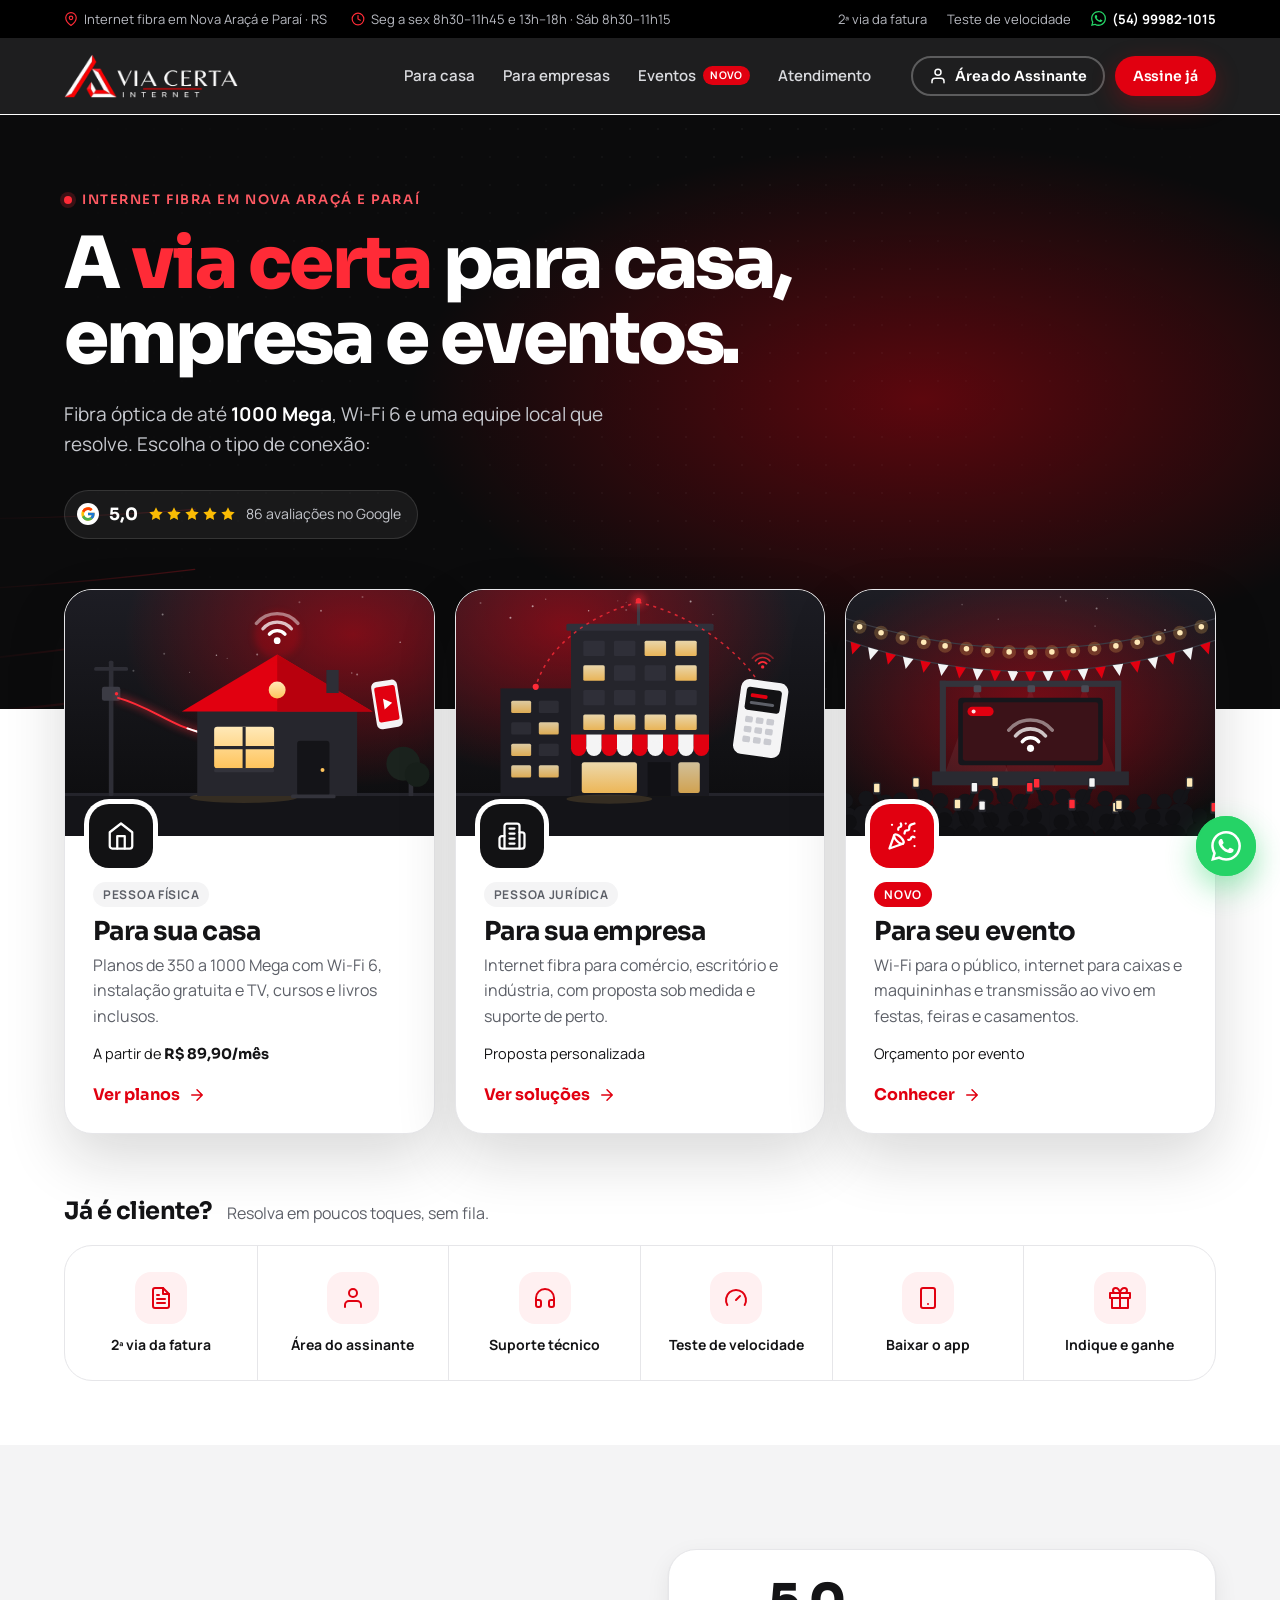
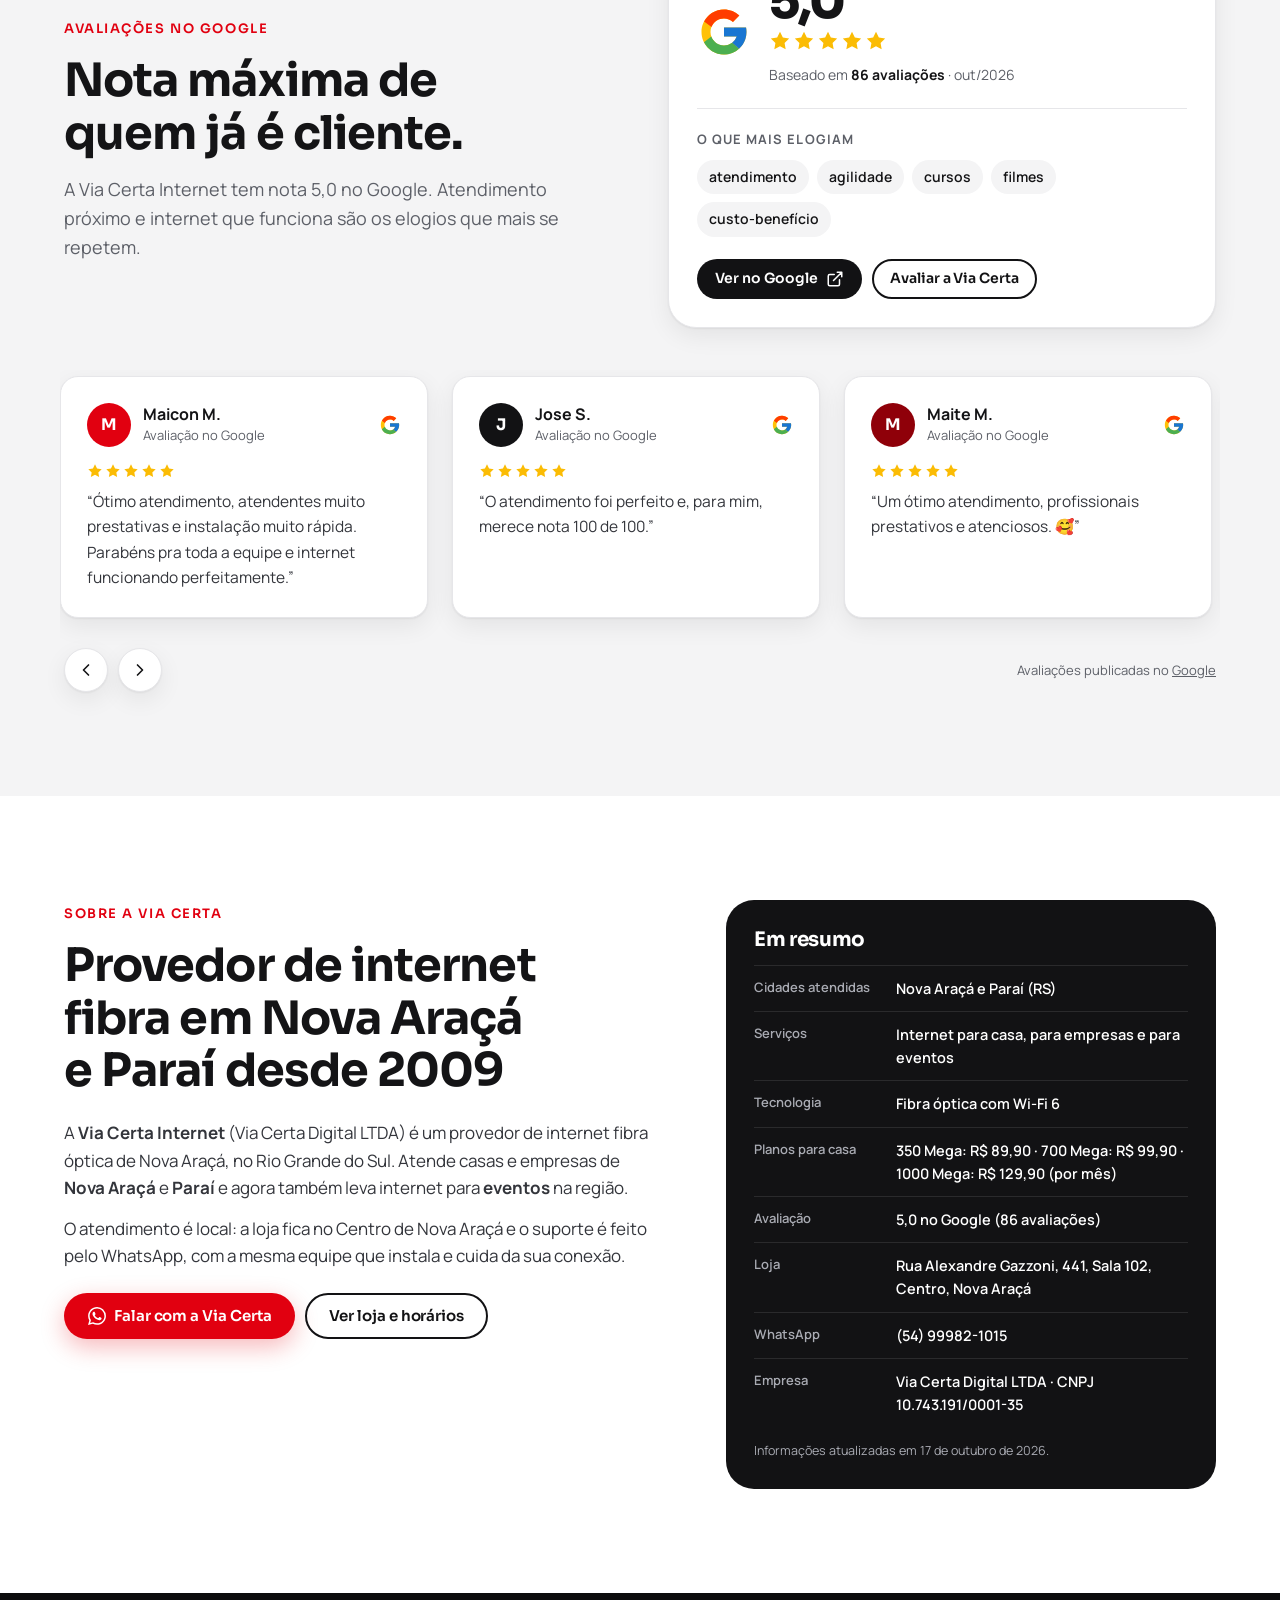
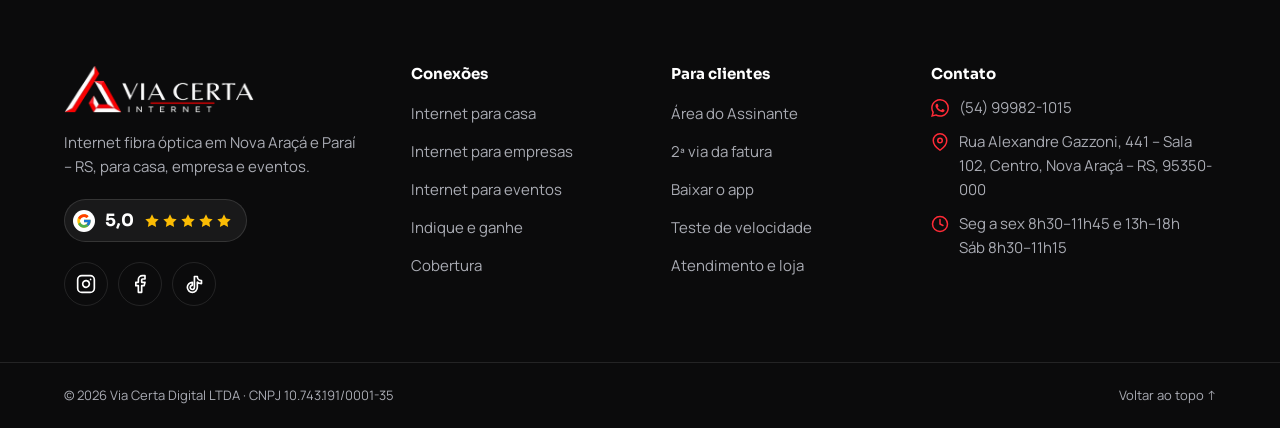
<file: index.html>
<!doctype html>
<html lang="pt-BR">
<head>
  <meta charset="utf-8">
  <meta name="viewport" content="width=device-width, initial-scale=1, viewport-fit=cover">
  <title>Via Certa Internet | Internet fibra em Nova Araçá e Paraí - RS</title>
  <meta name="description" content="Internet fibra em Nova Araçá e Paraí (RS) para casa, empresa e eventos. Planos de 350 a 1000 Mega a partir de R$ 89,90/mês. Nota 5,0 no Google.">
  <meta name="robots" content="index, follow, max-image-preview:large, max-snippet:-1">
  <!-- Quando o domínio estiver definido, adicione: <link rel="canonical" href="https://SEU-DOMINIO.com.br/ESTA-PAGINA"> -->
  <meta name="theme-color" content="#0b0b0c">
  <meta name="geo.region" content="BR-RS">
  <meta name="geo.placename" content="Nova Araçá">
  <meta name="geo.position" content="-28.6588;-51.7441">
  <meta name="ICBM" content="-28.6588, -51.7441">

  <meta property="og:type" content="website">
  <meta property="og:locale" content="pt_BR">
  <meta property="og:site_name" content="Via Certa Internet">
  <meta property="og:title" content="Via Certa Internet | Internet fibra em Nova Araçá e Paraí - RS">
  <meta property="og:description" content="Internet fibra em Nova Araçá e Paraí (RS) para casa, empresa e eventos. Planos de 350 a 1000 Mega a partir de R$ 89,90/mês. Nota 5,0 no Google.">
  <meta property="og:image" content="assets/img/og-image.jpg">
  <meta property="og:image:width" content="1200">
  <meta property="og:image:height" content="630">
  <meta name="twitter:card" content="summary_large_image">

  <link rel="icon" type="image/png" href="assets/img/favicon.png">
  <link rel="apple-touch-icon" href="assets/img/apple-touch-icon.png">
  <link rel="manifest" href="site.webmanifest">

  <link rel="preload" href="assets/fonts/sora-latin.woff2" as="font" type="font/woff2" crossorigin>
  <link rel="preload" href="assets/fonts/manrope-latin.woff2" as="font" type="font/woff2" crossorigin>
  <link rel="stylesheet" href="assets/css/style.css">

  <script type="application/ld+json">
  {
    "@context": "https://schema.org",
    "@graph": [
      {
        "@type": "WebSite",
        "@id": "./#website",
        "name": "Via Certa Internet",
        "alternateName": "Via Certa Digital",
        "inLanguage": "pt-BR",
        "publisher": {
          "@id": "./#empresa"
        }
      },
      {
        "@type": "WebPage",
        "@id": "./#pagina",
        "name": "Via Certa Internet | Internet fibra em Nova Araçá e Paraí - RS",
        "inLanguage": "pt-BR",
        "isPartOf": {
          "@id": "./#website"
        },
        "about": {
          "@id": "./#empresa"
        },
        "dateModified": "2026-10-17"
      },
      {
        "@type": "LocalBusiness",
        "@id": "./#empresa",
        "name": "Via Certa Internet",
        "telephone": "+55-54-99982-1015",
        "address": {
          "@type": "PostalAddress",
          "streetAddress": "Rua Alexandre Gazzoni, 441, Sala 102",
          "addressLocality": "Nova Araçá",
          "addressRegion": "RS",
          "postalCode": "95350-000",
          "addressCountry": "BR"
        },
        "url": "./",
        "additionalType": "https://www.wikidata.org/wiki/Q11371",
        "alternateName": [
          "Via Certa Digital",
          "Viacerta Digital",
          "Viacerta Bitcom",
          "Via Certa Digital - Bitcom"
        ],
        "legalName": "Via Certa Digital LTDA",
        "taxID": "10.743.191/0001-35",
        "foundingDate": "2009-03-26",
        "description": "Provedor de internet fibra óptica em Nova Araçá e Paraí (RS), com planos para casa, soluções para empresas e internet para eventos.",
        "slogan": "Sua casa conectada pela via certa.",
        "logo": "assets/img/logo-escuro.png",
        "image": "assets/img/og-image.jpg",
        "priceRange": "R$ 89,90 - R$ 129,90",
        "currenciesAccepted": "BRL",
        "geo": {
          "@type": "GeoCoordinates",
          "latitude": -28.6588271,
          "longitude": -51.7441465
        },
        "hasMap": "https://maps.google.com/?cid=17424395109808089907",
        "areaServed": [
          {
            "@type": "City",
            "name": "Nova Araçá",
            "sameAs": [
              "https://www.wikidata.org/wiki/Q1757678",
              "https://pt.wikipedia.org/wiki/Nova_Ara%C3%A7%C3%A1"
            ]
          },
          {
            "@type": "City",
            "name": "Paraí",
            "sameAs": [
              "https://www.wikidata.org/wiki/Q1757405",
              "https://pt.wikipedia.org/wiki/Para%C3%AD"
            ]
          }
        ],
        "openingHoursSpecification": [
          {
            "@type": "OpeningHoursSpecification",
            "dayOfWeek": [
              "Monday",
              "Tuesday",
              "Wednesday",
              "Thursday",
              "Friday"
            ],
            "opens": "08:30",
            "closes": "11:45"
          },
          {
            "@type": "OpeningHoursSpecification",
            "dayOfWeek": [
              "Monday",
              "Tuesday",
              "Wednesday",
              "Thursday",
              "Friday"
            ],
            "opens": "13:00",
            "closes": "18:00"
          },
          {
            "@type": "OpeningHoursSpecification",
            "dayOfWeek": "Saturday",
            "opens": "08:30",
            "closes": "11:15"
          }
        ],
        "contactPoint": [
          {
            "@type": "ContactPoint",
            "telephone": "+55-54-99982-1015",
            "contactType": "sales",
            "areaServed": "BR",
            "availableLanguage": "Portuguese"
          },
          {
            "@type": "ContactPoint",
            "telephone": "+55-54-99982-1015",
            "contactType": "technical support",
            "areaServed": "BR",
            "availableLanguage": "Portuguese"
          },
          {
            "@type": "ContactPoint",
            "telephone": "+55-54-99982-1015",
            "contactType": "billing support",
            "areaServed": "BR",
            "availableLanguage": "Portuguese"
          }
        ],
        "sameAs": [
          "https://www.instagram.com/viacertadigital/",
          "https://www.facebook.com/viacertadigital",
          "https://www.tiktok.com/@viacertadigital_internet",
          "https://maps.google.com/?cid=17424395109808089907"
        ],
        "knowsAbout": [
          "Internet fibra óptica",
          "Banda larga",
          "Wi-Fi 6",
          "Internet para eventos"
        ]
      }
    ]
  }
  </script>

  <script src="assets/js/config.js" defer></script>
  <script src="assets/js/main.js" defer></script>
</head>
<body>

  <!-- Ícones (usados com <use href="#i-nome">) -->
  <svg width="0" height="0" style="position:absolute" aria-hidden="true" focusable="false">
  <defs>
    <symbol id="i-wifi" viewBox="0 0 24 24"><path d="M5 12.55a11 11 0 0 1 14.08 0"/><path d="M1.42 9a16 16 0 0 1 21.16 0"/><path d="M8.53 16.11a6 6 0 0 1 6.95 0"/><path d="M12 20h.01"/></symbol>
    <symbol id="i-receipt" viewBox="0 0 24 24"><path d="M14 2H6a2 2 0 0 0-2 2v16a2 2 0 0 0 2 2h12a2 2 0 0 0 2-2V8z"/><path d="M14 2v6h6"/><path d="M16 13H8"/><path d="M16 17H8"/><path d="M10 9H8"/></symbol>
    <symbol id="i-user" viewBox="0 0 24 24"><path d="M20 21v-2a4 4 0 0 0-4-4H8a4 4 0 0 0-4 4v2"/><circle cx="12" cy="7" r="4"/></symbol>
    <symbol id="i-users" viewBox="0 0 24 24"><path d="M17 21v-2a4 4 0 0 0-4-4H5a4 4 0 0 0-4 4v2"/><circle cx="9" cy="7" r="4"/><path d="M23 21v-2a4 4 0 0 0-3-3.87M16 3.13a4 4 0 0 1 0 7.75"/></symbol>
    <symbol id="i-headset" viewBox="0 0 24 24"><path d="M3 18v-6a9 9 0 0 1 18 0v6"/><path d="M21 19a2 2 0 0 1-2 2h-1a2 2 0 0 1-2-2v-3a2 2 0 0 1 2-2h3zM3 19a2 2 0 0 0 2 2h1a2 2 0 0 0 2-2v-3a2 2 0 0 0-2-2H3z"/></symbol>
    <symbol id="i-gauge" viewBox="0 0 24 24"><path d="m12 14 4-4"/><path d="M3.34 19a10 10 0 1 1 17.32 0"/></symbol>
    <symbol id="i-pin" viewBox="0 0 24 24"><path d="M21 10c0 7-9 13-9 13s-9-6-9-13a9 9 0 0 1 18 0z"/><circle cx="12" cy="10" r="3"/></symbol>
    <symbol id="i-gift" viewBox="0 0 24 24"><path d="M20 12v10H4V12"/><path d="M2 7h20v5H2z"/><path d="M12 22V7"/><path d="M12 7H7.5a2.5 2.5 0 0 1 0-5C11 2 12 7 12 7z"/><path d="M12 7h4.5a2.5 2.5 0 0 0 0-5C13 2 12 7 12 7z"/></symbol>
    <symbol id="i-check" viewBox="0 0 24 24"><path d="M20 6 9 17l-5-5"/></symbol>
    <symbol id="i-star" viewBox="0 0 24 24"><path fill="currentColor" stroke="none" d="m12 2 3.09 6.26L22 9.27l-5 4.87 1.18 6.88L12 17.77l-6.18 3.25L7 14.14 2 9.27l6.91-1.01z"/></symbol>
    <symbol id="i-tv" viewBox="0 0 24 24"><rect x="2" y="7" width="20" height="15" rx="2"/><path d="m17 2-5 5-5-5"/></symbol>
    <symbol id="i-film" viewBox="0 0 24 24"><rect x="2" y="2" width="20" height="20" rx="2.18"/><path d="M7 2v20M17 2v20M2 12h20M2 7h5M2 17h5M17 17h5M17 7h5"/></symbol>
    <symbol id="i-book" viewBox="0 0 24 24"><path d="M2 3h6a4 4 0 0 1 4 4v14a3 3 0 0 0-3-3H2z"/><path d="M22 3h-6a4 4 0 0 0-4 4v14a3 3 0 0 1 3-3h7z"/></symbol>
    <symbol id="i-cap" viewBox="0 0 24 24"><path d="M22 10 12 5 2 10l10 5 10-5z"/><path d="M6 12v5c3 3 9 3 12 0v-5"/></symbol>
    <symbol id="i-game" viewBox="0 0 24 24"><path d="M6 12h4M8 10v4M15 13h.01M18 11h.01"/><rect x="2" y="6" width="20" height="12" rx="2"/></symbol>
    <symbol id="i-phone" viewBox="0 0 24 24"><path d="M22 16.92v3a2 2 0 0 1-2.18 2 19.79 19.79 0 0 1-8.63-3.07 19.5 19.5 0 0 1-6-6 19.79 19.79 0 0 1-3.07-8.67A2 2 0 0 1 4.11 2h3a2 2 0 0 1 2 1.72c.13.96.36 1.9.7 2.81a2 2 0 0 1-.45 2.11L8.09 9.91a16 16 0 0 0 6 6l1.27-1.27a2 2 0 0 1 2.11-.45c.91.34 1.85.57 2.81.7A2 2 0 0 1 22 16.92z"/></symbol>
    <symbol id="i-clock" viewBox="0 0 24 24"><circle cx="12" cy="12" r="10"/><path d="M12 6v6l4 2"/></symbol>
    <symbol id="i-arrow" viewBox="0 0 24 24"><path d="M5 12h14M12 5l7 7-7 7"/></symbol>
    <symbol id="i-left" viewBox="0 0 24 24"><path d="m15 18-6-6 6-6"/></symbol>
    <symbol id="i-right" viewBox="0 0 24 24"><path d="m9 18 6-6-6-6"/></symbol>
    <symbol id="i-down" viewBox="0 0 24 24"><path d="m6 9 6 6 6-6"/></symbol>
    <symbol id="i-menu" viewBox="0 0 24 24"><path d="M3 6h18M3 12h18M3 18h18"/></symbol>
    <symbol id="i-x" viewBox="0 0 24 24"><path d="M18 6 6 18M6 6l12 12"/></symbol>
    <symbol id="i-home" viewBox="0 0 24 24"><path d="m3 9 9-7 9 7v11a2 2 0 0 1-2 2H5a2 2 0 0 1-2-2z"/><path d="M9 22V12h6v10"/></symbol>
    <symbol id="i-building" viewBox="0 0 24 24"><path d="M6 22V4a2 2 0 0 1 2-2h8a2 2 0 0 1 2 2v18z"/><path d="M6 12H4a2 2 0 0 0-2 2v6a2 2 0 0 0 2 2h2"/><path d="M18 9h2a2 2 0 0 1 2 2v9a2 2 0 0 1-2 2h-2"/><path d="M10 6h4M10 10h4M10 14h4M10 18h4"/></symbol>
    <symbol id="i-party" viewBox="0 0 24 24"><path d="M5.8 11.3 2 22l10.7-3.79"/><path d="M4 3h.01M22 8h.01M15 2h.01M22 20h.01"/><path d="m22 2-2.24.75a2.9 2.9 0 0 0-1.96 3.12c.1.86-.57 1.63-1.45 1.63h-.38c-.86 0-1.6.6-1.76 1.44L14 10"/><path d="m22 13-.82-.33c-.86-.34-1.82.2-1.98 1.11-.11.7-.72 1.22-1.43 1.22H17"/><path d="m11 2 .33.82c.34.86-.2 1.82-1.11 1.98C9.52 4.9 9 5.52 9 6.23V7"/><path d="M11 13c1.93 1.93 2.83 4.17 2 5-.83.83-3.07-.07-5-2-1.93-1.93-2.83-4.17-2-5 .83-.83 3.07.07 5 2z"/></symbol>
    <symbol id="i-briefcase" viewBox="0 0 24 24"><rect x="2" y="7" width="20" height="14" rx="2"/><path d="M16 21V5a2 2 0 0 0-2-2h-4a2 2 0 0 0-2 2v16"/></symbol>
    <symbol id="i-store" viewBox="0 0 24 24"><path d="M3 9 4.5 4h15L21 9"/><path d="M4 9v11h16V9"/><path d="M3 9h18"/><path d="M9 20v-6h6v6"/></symbol>
    <symbol id="i-laptop" viewBox="0 0 24 24"><rect x="3" y="4" width="18" height="12" rx="2"/><path d="M2 20h20"/></symbol>
    <symbol id="i-factory" viewBox="0 0 24 24"><path d="M2 20V9l6 4V9l6 4V4h8v16z"/><path d="M6 17h.01M10 17h.01M14 17h.01M18 17h.01"/></symbol>
    <symbol id="i-card" viewBox="0 0 24 24"><rect x="2" y="5" width="20" height="14" rx="2"/><path d="M2 10h20M6 15h4"/></symbol>
    <symbol id="i-video" viewBox="0 0 24 24"><path d="m22 8-6 4 6 4z"/><rect x="2" y="6" width="14" height="12" rx="2"/></symbol>
    <symbol id="i-signal" viewBox="0 0 24 24"><path d="M2 20h.01M7 20v-4M12 20v-8M17 20V8M22 4v16"/></symbol>
    <symbol id="i-activity" viewBox="0 0 24 24"><path d="M22 12h-4l-3 9L9 3l-3 9H2"/></symbol>
    <symbol id="i-clipboard" viewBox="0 0 24 24"><rect x="8" y="2" width="8" height="4" rx="1"/><path d="M16 4h2a2 2 0 0 1 2 2v14a2 2 0 0 1-2 2H6a2 2 0 0 1-2-2V6a2 2 0 0 1 2-2h2"/><path d="m9 14 2 2 4-4"/></symbol>
    <symbol id="i-wrench" viewBox="0 0 24 24"><path d="M14.7 6.3a1 1 0 0 0 0 1.4l1.6 1.6a1 1 0 0 0 1.4 0l3.77-3.77a6 6 0 0 1-7.94 7.94l-6.91 6.91a2.12 2.12 0 0 1-3-3l6.91-6.91a6 6 0 0 1 7.94-7.94l-3.76 3.76z"/></symbol>
    <symbol id="i-shield" viewBox="0 0 24 24"><path d="M12 22s8-4 8-10V5l-8-3-8 3v7c0 6 8 10 8 10z"/><path d="m9 12 2 2 4-4"/></symbol>
    <symbol id="i-calendar" viewBox="0 0 24 24"><rect x="3" y="4" width="18" height="18" rx="2"/><path d="M16 2v4M8 2v4M3 10h18"/></symbol>
    <symbol id="i-heart" viewBox="0 0 24 24"><path d="M19 14c1.49-1.46 3-3.21 3-5.5A5.5 5.5 0 0 0 16.5 3c-1.76 0-3 .5-4.5 2-1.5-1.5-2.74-2-4.5-2A5.5 5.5 0 0 0 2 8.5c0 2.3 1.5 4.05 3 5.5l7 7z"/></symbol>
    <symbol id="i-trophy" viewBox="0 0 24 24"><path d="M6 9H4.5a2.5 2.5 0 0 1 0-5H6"/><path d="M18 9h1.5a2.5 2.5 0 0 0 0-5H18"/><path d="M4 22h16"/><path d="M10 14.66V17c0 .55-.47.98-.97 1.21C7.85 18.75 7 20.24 7 22"/><path d="M14 14.66V17c0 .55.47.98.97 1.21C16.15 18.75 17 20.24 17 22"/><path d="M18 2H6v7a6 6 0 0 0 12 0z"/></symbol>
    <symbol id="i-music" viewBox="0 0 24 24"><path d="M9 18V5l12-2v13"/><circle cx="6" cy="18" r="3"/><circle cx="18" cy="16" r="3"/></symbol>
    <symbol id="i-mic" viewBox="0 0 24 24"><path d="M12 2a3 3 0 0 0-3 3v7a3 3 0 0 0 6 0V5a3 3 0 0 0-3-3z"/><path d="M19 10v2a7 7 0 0 1-14 0v-2"/><path d="M12 19v3"/></symbol>
    <symbol id="i-mobile" viewBox="0 0 24 24"><rect x="5" y="2" width="14" height="20" rx="2"/><path d="M12 18h.01"/></symbol>
    <symbol id="i-zap" viewBox="0 0 24 24"><path d="M13 2 3 14h9l-1 8 10-12h-9z"/></symbol>
    <symbol id="i-wallet" viewBox="0 0 24 24"><path d="M21 12V7H5a2 2 0 0 1 0-4h14v4"/><path d="M3 5v14a2 2 0 0 0 2 2h16v-5"/><path d="M18 12a2 2 0 0 0 0 4h4v-4z"/></symbol>
    <symbol id="i-bag" viewBox="0 0 24 24"><path d="M6 2 3 6v14a2 2 0 0 0 2 2h14a2 2 0 0 0 2-2V6l-3-4z"/><path d="M3 6h18"/><path d="M16 10a4 4 0 0 1-8 0"/></symbol>
    <symbol id="i-external" viewBox="0 0 24 24"><path d="M18 13v6a2 2 0 0 1-2 2H5a2 2 0 0 1-2-2V8a2 2 0 0 1 2-2h6"/><path d="M15 3h6v6M10 14 21 3"/></symbol>
    <symbol id="i-whatsapp" viewBox="0 0 24 24"><path fill="currentColor" stroke="none" d="M17.47 14.38c-.3-.15-1.76-.87-2.03-.97-.27-.1-.47-.15-.67.15-.2.3-.77.97-.94 1.16-.17.2-.35.22-.64.08-.3-.15-1.26-.47-2.39-1.48-.88-.79-1.48-1.76-1.65-2.06-.17-.3-.02-.46.13-.6.13-.14.3-.35.45-.52.15-.18.2-.3.3-.5.1-.2.05-.37-.03-.52-.07-.15-.67-1.61-.91-2.2-.24-.58-.49-.5-.67-.51h-.57c-.2 0-.52.07-.79.37-.27.3-1.04 1.02-1.04 2.48s1.06 2.88 1.21 3.07c.15.2 2.1 3.2 5.08 4.49.71.31 1.26.49 1.7.63.71.22 1.36.19 1.87.12.57-.09 1.76-.72 2-1.41.25-.7.25-1.29.18-1.41-.08-.13-.28-.2-.57-.35zM12.05 21.79h-.01a9.87 9.87 0 0 1-5.03-1.38l-.36-.21-3.74.98 1-3.65-.24-.37a9.86 9.86 0 0 1-1.51-5.26c0-5.45 4.44-9.88 9.89-9.88 2.64 0 5.12 1.03 6.99 2.9a9.83 9.83 0 0 1 2.89 6.99c0 5.45-4.44 9.88-9.88 9.88zm8.41-18.3A11.82 11.82 0 0 0 12.05 0C5.5 0 .16 5.34.16 11.89c0 2.1.55 4.14 1.59 5.95L.06 24l6.3-1.65a11.88 11.88 0 0 0 5.68 1.45h.01c6.55 0 11.89-5.34 11.89-11.89a11.82 11.82 0 0 0-3.48-8.41z"/></symbol>
    <symbol id="i-instagram" viewBox="0 0 24 24"><rect x="2" y="2" width="20" height="20" rx="5"/><path d="M16 11.37A4 4 0 1 1 12.63 8 4 4 0 0 1 16 11.37zM17.5 6.5h.01"/></symbol>
    <symbol id="i-facebook" viewBox="0 0 24 24"><path d="M18 2h-3a5 5 0 0 0-5 5v3H7v4h3v8h4v-8h3l1-4h-4V7a1 1 0 0 1 1-1h3z"/></symbol>
    <symbol id="i-tiktok" viewBox="0 0 24 24"><path d="M16 3a5 5 0 0 0 5 5v3.5a8.5 8.5 0 0 1-5-1.6V16a6 6 0 1 1-6-6v3.6A2.5 2.5 0 1 0 12.5 16V3z"/></symbol>
    <symbol id="i-play" viewBox="0 0 24 24"><path fill="currentColor" stroke="none" d="M3.6 1.8c-.3.3-.5.8-.5 1.4v17.6c0 .6.2 1.1.5 1.4l.1.1 9.9-9.9v-.2L3.7 1.7zM16.9 15.6l-3.3-3.3v-.2l3.3-3.3.1.04 3.9 2.2c1.1.6 1.1 1.7 0 2.3l-3.9 2.2zM17 15.5 13.6 12 3.6 22.2c.4.4 1 .4 1.7.05L17 15.5M17 8.5 5.3 1.8c-.7-.4-1.3-.3-1.7.1L13.6 12z"/></symbol>
    <symbol id="i-apple" viewBox="0 0 24 24"><path fill="currentColor" stroke="none" d="M16.37 12.6c-.02-2.34 1.91-3.47 2-3.52-1.09-1.6-2.79-1.82-3.39-1.84-1.44-.15-2.82.85-3.55.85-.73 0-1.86-.83-3.06-.81-1.57.02-3.02.92-3.83 2.33-1.64 2.84-.42 7.04 1.17 9.35.78 1.13 1.71 2.39 2.93 2.35 1.18-.05 1.62-.76 3.04-.76 1.42 0 1.82.76 3.06.73 1.27-.02 2.07-1.15 2.84-2.29.9-1.31 1.27-2.58 1.29-2.65-.03-.01-2.47-.95-2.5-3.76zM14.04 5.72c.65-.79 1.09-1.88.97-2.97-.94.04-2.07.62-2.74 1.41-.6.7-1.13 1.81-.99 2.88 1.05.08 2.12-.53 2.76-1.32z"/></symbol>
    <symbol id="i-google" viewBox="0 0 48 48"><path fill="#FFC107" stroke="none" d="M43.61 20.08H42V20H24v8h11.3c-1.65 4.66-6.08 8-11.3 8-6.63 0-12-5.37-12-12s5.37-12 12-12c3.06 0 5.84 1.15 7.96 3.04l5.66-5.66C34.05 6.05 29.27 4 24 4 12.95 4 4 12.95 4 24s8.95 20 20 20 20-8.95 20-20c0-1.34-.14-2.65-.39-3.92z"/><path fill="#FF3D00" stroke="none" d="m6.31 14.69 6.57 4.82C14.66 15.11 18.96 12 24 12c3.06 0 5.84 1.15 7.96 3.04l5.66-5.66C34.05 6.05 29.27 4 24 4 16.32 4 9.66 8.34 6.31 14.69z"/><path fill="#4CAF50" stroke="none" d="M24 44c5.17 0 9.86-1.98 13.41-5.19l-6.19-5.24A11.91 11.91 0 0 1 24 36c-5.2 0-9.62-3.32-11.28-7.95l-6.52 5.03C9.5 39.56 16.23 44 24 44z"/><path fill="#1976D2" stroke="none" d="M43.61 20.08H42V20H24v8h11.3a12.04 12.04 0 0 1-4.09 5.57l6.19 5.24C36.97 39.2 44 34 44 24c0-1.34-.14-2.65-.39-3.92z"/></symbol>
  </defs>
  </svg>
  <a class="skip-link" href="#conteudo">Pular para o conteúdo</a>

  <!-- ===== CABEÇALHO (igual em todas as páginas) ===== -->
  <header class="site-header" id="topo">
    <div class="topbar">
      <div class="container topbar__inner">
        <p class="topbar__item"><svg class="i" aria-hidden="true"><use href="#i-pin"/></svg> Internet fibra em Nova Araçá e Paraí · RS</p>
        <p class="topbar__item topbar__hide-sm"><svg class="i" aria-hidden="true"><use href="#i-clock"/></svg> Seg a sex 8h30–11h45 e 13h–18h · Sáb 8h30–11h15</p>
        <div class="topbar__links">
          <a href="#" data-link="segundaVia">2ª via da fatura</a>
          <a href="#" data-link="testeVelocidade">Teste de velocidade</a>
          <a href="https://wa.me/5554999821015" data-wa="Olá! Vim pelo site da Via Certa Internet e gostaria de atendimento. Sou de {cidade}." data-wa-ctx="geral" target="_blank" rel="noopener" class="topbar__wa"><svg class="i" aria-hidden="true"><use href="#i-whatsapp"/></svg> (54) 99982-1015</a>
        </div>
      </div>
    </div>

    <div class="navbar">
      <div class="container navbar__inner">
        <a href="./" class="brand" aria-label="Via Certa Internet - página inicial">
          <picture>
            <source type="image/webp" srcset="assets/img/logo-branco.webp">
            <img src="assets/img/logo-branco.png" alt="Via Certa Internet" width="400" height="101" fetchpriority="high">
          </picture>
        </a>

        <nav class="nav" id="menu" aria-label="Menu principal">
          <ul class="nav__list">
            <li><a href="residencial.html">Para casa</a></li>
            <li><a href="empresas.html">Para empresas</a></li>
            <li><a href="eventos.html">Eventos <span class="nav__new">Novo</span></a></li>
            <li><a href="atendimento.html">Atendimento</a></li>
          </ul>
          <div class="nav__mobile-extra">
            <button type="button" class="btn btn--ghost-light btn--block" data-open-cliente><svg class="i" aria-hidden="true"><use href="#i-user"/></svg> Área do Assinante</button>
            <a href="https://wa.me/5554999821015" data-wa="Olá! Vim pelo site da Via Certa Internet e gostaria de atendimento. Sou de {cidade}." data-wa-ctx="geral" target="_blank" rel="noopener" class="nav__mobile-wa"><svg class="i" aria-hidden="true"><use href="#i-whatsapp"/></svg> (54) 99982-1015</a>
          </div>
        </nav>

        <div class="navbar__actions">
          <button type="button" class="btn btn--ghost-light btn--sm navbar__cliente" data-open-cliente><svg class="i" aria-hidden="true"><use href="#i-user"/></svg><span>Área do Assinante</span></button>
          <a href="residencial.html#planos" class="btn btn--red btn--sm navbar__cta">Assine já</a>
          <button type="button" class="nav-toggle" aria-expanded="false" aria-controls="menu" aria-label="Abrir menu">
            <svg class="i i--open" aria-hidden="true"><use href="#i-menu"/></svg>
            <svg class="i i--close" aria-hidden="true"><use href="#i-x"/></svg>
          </button>
        </div>
      </div>
    </div>
  </header>

  <main id="conteudo">

    <!-- ===== HERO ===== -->
    <section class="hero hero--home" id="inicio">
      <div class="hero__bg" aria-hidden="true">
        <svg class="hero__fibers" viewBox="0 0 1440 720" preserveAspectRatio="xMidYMid slice">
          <defs>
            <linearGradient id="fiberGrad" x1="0" x2="1" y1="0" y2="0">
              <stop offset="0" stop-color="#ff1f2d" stop-opacity="0"/>
              <stop offset=".55" stop-color="#ff1f2d" stop-opacity=".55"/>
              <stop offset="1" stop-color="#ffffff" stop-opacity=".9"/>
            </linearGradient>
            <radialGradient id="glow" cx="72%" cy="48%" r="40%">
              <stop offset="0" stop-color="#e10010" stop-opacity=".38"/>
              <stop offset="1" stop-color="#e10010" stop-opacity="0"/>
            </radialGradient>
          </defs>
          <rect width="1440" height="720" fill="url(#glow)"/>
          <g fill="none" stroke="url(#fiberGrad)" stroke-linecap="round">
            <path class="fiber f1" d="M-40 640 C 360 600, 640 520, 1030 380"/>
            <path class="fiber f2" d="M-40 560 C 340 540, 700 460, 1030 360"/>
            <path class="fiber f3" d="M-40 700 C 420 660, 760 540, 1040 400"/>
            <path class="fiber f4" d="M-40 480 C 300 480, 680 420, 1020 345"/>
            <path class="fiber f5" d="M-40 760 C 480 720, 800 560, 1050 420"/>
          </g>
        </svg>
      </div>

      <div class="container hero__inner hero__inner--home">
        <div class="hero__copy">
          <h1 class="hero__title">
            <span class="hero__kicker"><span class="dot" aria-hidden="true"></span>Internet fibra em Nova Araçá e Paraí</span><span class="sr-only">: </span>
            A <em>via certa</em> para casa, empresa e eventos.
          </h1>
          <p class="hero__lead">Fibra óptica de até <strong>1000 Mega</strong>, Wi-Fi 6 e uma equipe local que resolve. Escolha o tipo de conexão:</p>
          <a href="#avaliacoes" class="rating-chip">
            <svg class="rating-chip__g" aria-hidden="true"><use href="#i-google"/></svg><span class="rating-chip__score">5,0</span><span class="stars" aria-hidden="true"><svg><use href="#i-star"/></svg><svg><use href="#i-star"/></svg><svg><use href="#i-star"/></svg><svg><use href="#i-star"/></svg><svg><use href="#i-star"/></svg></span><span class="rating-chip__count">86 avaliações no Google</span>
          </a>
        </div>
      </div>
    </section>

    <!-- ===== SEGMENTOS ===== -->
    <section class="segments" aria-label="Tipos de conexão">
      <div class="container">
        <ul class="segments__grid">
          <li>
            <a class="segment" href="residencial.html">
              <span class="segment__media"><img src="assets/img/ilustra-casa.svg" alt="Ilustração de casa conectada com internet fibra e Wi-Fi" width="480" height="320" decoding="async"></span>
              <span class="segment__icon"><svg class="i" aria-hidden="true"><use href="#i-home"/></svg></span>
              <span class="segment__body">
                <span class="segment__tag">Pessoa física</span>
                <h2 class="segment__title">Para sua casa</h2>
                <span class="segment__text">Planos de 350 a 1000 Mega com Wi-Fi 6, instalação gratuita e TV, cursos e livros inclusos.</span>
                <span class="segment__short">350 a 1000 Mega, Wi-Fi 6 e instalação grátis.</span>
                <span class="segment__price">A partir de <strong>R$ 89,90/mês</strong></span>
              </span>
              <span class="segment__go">Ver planos <svg class="i" aria-hidden="true"><use href="#i-arrow"/></svg></span>
            </a>
          </li>
          <li>
            <a class="segment" href="empresas.html">
              <span class="segment__media"><img src="assets/img/ilustra-empresa.svg" alt="Ilustração de prédio comercial e loja conectados à internet fibra" width="480" height="320" decoding="async"></span>
              <span class="segment__icon"><svg class="i" aria-hidden="true"><use href="#i-building"/></svg></span>
              <span class="segment__body">
                <span class="segment__tag">Pessoa jurídica</span>
                <h2 class="segment__title">Para sua empresa</h2>
                <span class="segment__text">Internet fibra para comércio, escritório e indústria, com proposta sob medida e suporte de perto.</span>
                <span class="segment__short">Fibra para comércio, escritório e indústria.</span>
                <span class="segment__price">Proposta personalizada</span>
              </span>
              <span class="segment__go">Ver soluções <svg class="i" aria-hidden="true"><use href="#i-arrow"/></svg></span>
            </a>
          </li>
          <li>
            <a class="segment segment--event" href="eventos.html">
              <span class="segment__media"><img src="assets/img/ilustra-evento.svg" alt="Ilustração de evento com palco, luzes e público conectado ao Wi-Fi" width="480" height="320" decoding="async"></span>
              <span class="segment__icon"><svg class="i" aria-hidden="true"><use href="#i-party"/></svg></span>
              <span class="segment__body">
                <span class="segment__tag segment__tag--new">Novo</span>
                <h2 class="segment__title">Para seu evento</h2>
                <span class="segment__text">Wi-Fi para o público, internet para caixas e maquininhas e transmissão ao vivo em festas, feiras e casamentos.</span>
                <span class="segment__short">Wi-Fi e internet para festas, feiras e casamentos.</span>
                <span class="segment__price">Orçamento por evento</span>
              </span>
              <span class="segment__go">Conhecer <svg class="i" aria-hidden="true"><use href="#i-arrow"/></svg></span>
            </a>
          </li>
        </ul>
      </div>
    </section>

    <!-- ===== JÁ É CLIENTE ===== -->
    <section class="section client-strip" aria-labelledby="cliente-titulo">
      <div class="container">
        <div class="client-strip__head">
          <h2 class="client-strip__title" id="cliente-titulo">Já é cliente?</h2>
          <p>Resolva em poucos toques, sem fila.</p>
        </div>
        <ul class="client-strip__grid">
          <li><a href="#" data-link="segundaVia" class="shortcut"><span class="shortcut__icon"><svg class="i" aria-hidden="true"><use href="#i-receipt"/></svg></span><span>2ª via da fatura</span></a></li>
          <li><button type="button" class="shortcut" data-open-cliente><span class="shortcut__icon"><svg class="i" aria-hidden="true"><use href="#i-user"/></svg></span><span>Área do assinante</span></button></li>
          <li><a href="https://wa.me/5554999821015" data-wa="Olá! Sou cliente da Via Certa Internet em {cidade} e preciso de suporte técnico." data-wa-ctx="cliente" target="_blank" rel="noopener" class="shortcut"><span class="shortcut__icon"><svg class="i" aria-hidden="true"><use href="#i-headset"/></svg></span><span>Suporte técnico</span></a></li>
          <li><a href="#" data-link="testeVelocidade" class="shortcut"><span class="shortcut__icon"><svg class="i" aria-hidden="true"><use href="#i-gauge"/></svg></span><span>Teste de velocidade</span></a></li>
          <li><a href="#" data-link="appAuto" class="shortcut"><span class="shortcut__icon"><svg class="i" aria-hidden="true"><use href="#i-mobile"/></svg></span><span>Baixar o app</span></a></li>
          <li><a href="residencial.html#indique" class="shortcut"><span class="shortcut__icon"><svg class="i" aria-hidden="true"><use href="#i-gift"/></svg></span><span>Indique e ganhe</span></a></li>
        </ul>
      </div>
    </section>

    <!-- ===== AVALIAÇÕES GOOGLE ===== -->
    <section class="section reviews" id="avaliacoes" aria-labelledby="avaliacoes-titulo">
      <div class="container reviews__inner">
        <div class="reviews__summary">
          <p class="eyebrow">Avaliações no Google</p>
          <h2 class="section-title" id="avaliacoes-titulo">Nota máxima de quem já é cliente.</h2>
          <p class="section-lead">A Via Certa Internet tem nota 5,0 no Google. Atendimento próximo e internet que funciona são os elogios que mais se repetem.</p>
        </div>

        <div class="score-card">
          <div class="score-card__top">
            <svg class="score-card__g" aria-hidden="true"><use href="#i-google"/></svg>
            <div>
              <p class="score-card__score"><span data-g-nota>5,0</span><span class="sr-only"> de 5 estrelas</span></p>
              <span class="stars stars--lg" aria-hidden="true"><svg><use href="#i-star"/></svg><svg><use href="#i-star"/></svg><svg><use href="#i-star"/></svg><svg><use href="#i-star"/></svg><svg><use href="#i-star"/></svg></span>
              <p class="score-card__count">Baseado em <strong><span data-g-total>86</span> avaliações</strong> · <span data-g-quando><time datetime="2026-10">out/2026</time></span></p>
            </div>
          </div>
          <div class="score-card__topics">
            <p>O que mais elogiam</p>
            <ul class="chips"><li>atendimento</li><li>agilidade</li><li>cursos</li><li>filmes</li><li>custo-benefício</li></ul>
          </div>
          <div class="score-card__actions">
            <a href="https://maps.google.com/?cid=17424395109808089907" data-link="googleMaps" target="_blank" rel="noopener" class="btn btn--dark btn--sm">Ver no Google <svg class="i" aria-hidden="true"><use href="#i-external"/></svg></a>
            <a href="https://maps.google.com/?cid=17424395109808089907" data-link="googleAvaliar" target="_blank" rel="noopener" class="btn btn--outline btn--sm">Avaliar a Via Certa</a>
          </div>
        </div>

        <div class="reviews__carousel">
          <!-- Avaliações reais copiadas do perfil do Google (12/10/2026). Com a integração ao vivo ativa, o JS substitui este conteúdo. -->
          <div class="reviews__track" data-reviews tabindex="0" role="region" aria-label="Avaliações de clientes no Google">
            <article class="review">
              <div class="review__head"><span class="review__avatar">M</span><div class="review__who"><p class="review__name">Maicon M.</p><p class="review__when">Avaliação no Google</p></div><svg class="review__g" aria-hidden="true"><use href="#i-google"/></svg></div>
              <span class="stars" role="img" aria-label="5 de 5 estrelas"><svg><use href="#i-star"/></svg><svg><use href="#i-star"/></svg><svg><use href="#i-star"/></svg><svg><use href="#i-star"/></svg><svg><use href="#i-star"/></svg></span>
              <p class="review__text">Ótimo atendimento, atendentes muito prestativas e instalação muito rápida. Parabéns pra toda a equipe e internet funcionando perfeitamente.</p>
            </article>
            <article class="review">
              <div class="review__head"><span class="review__avatar review__avatar--dark">J</span><div class="review__who"><p class="review__name">Jose S.</p><p class="review__when">Avaliação no Google</p></div><svg class="review__g" aria-hidden="true"><use href="#i-google"/></svg></div>
              <span class="stars" role="img" aria-label="5 de 5 estrelas"><svg><use href="#i-star"/></svg><svg><use href="#i-star"/></svg><svg><use href="#i-star"/></svg><svg><use href="#i-star"/></svg><svg><use href="#i-star"/></svg></span>
              <p class="review__text">O atendimento foi perfeito e, para mim, merece nota 100 de 100.</p>
            </article>
            <article class="review">
              <div class="review__head"><span class="review__avatar review__avatar--wine">M</span><div class="review__who"><p class="review__name">Maite M.</p><p class="review__when">Avaliação no Google</p></div><svg class="review__g" aria-hidden="true"><use href="#i-google"/></svg></div>
              <span class="stars" role="img" aria-label="5 de 5 estrelas"><svg><use href="#i-star"/></svg><svg><use href="#i-star"/></svg><svg><use href="#i-star"/></svg><svg><use href="#i-star"/></svg><svg><use href="#i-star"/></svg></span>
              <p class="review__text">Um ótimo atendimento, profissionais prestativos e atenciosos. 🥰</p>
            </article>
            <article class="review">
              <div class="review__head"><span class="review__avatar review__avatar--gray">C</span><div class="review__who"><p class="review__name">Cliente Via Certa</p><p class="review__when">Avaliação no Google</p></div><svg class="review__g" aria-hidden="true"><use href="#i-google"/></svg></div>
              <span class="stars" role="img" aria-label="5 de 5 estrelas"><svg><use href="#i-star"/></svg><svg><use href="#i-star"/></svg><svg><use href="#i-star"/></svg><svg><use href="#i-star"/></svg><svg><use href="#i-star"/></svg></span>
              <p class="review__text">Ótimo atendimento desde a recepção até a visita técnica da equipe.</p>
            </article>
            <article class="review">
              <div class="review__head"><span class="review__avatar">C</span><div class="review__who"><p class="review__name">Cliente Via Certa</p><p class="review__when">Avaliação no Google</p></div><svg class="review__g" aria-hidden="true"><use href="#i-google"/></svg></div>
              <span class="stars" role="img" aria-label="5 de 5 estrelas"><svg><use href="#i-star"/></svg><svg><use href="#i-star"/></svg><svg><use href="#i-star"/></svg><svg><use href="#i-star"/></svg><svg><use href="#i-star"/></svg></span>
              <p class="review__text">Cursos maravilhosos, e sem falar na plataforma de filmes.</p>
            </article>
            <article class="review">
              <div class="review__head"><span class="review__avatar review__avatar--dark">C</span><div class="review__who"><p class="review__name">Cliente Via Certa</p><p class="review__when">Avaliação no Google</p></div><svg class="review__g" aria-hidden="true"><use href="#i-google"/></svg></div>
              <span class="stars" role="img" aria-label="5 de 5 estrelas"><svg><use href="#i-star"/></svg><svg><use href="#i-star"/></svg><svg><use href="#i-star"/></svg><svg><use href="#i-star"/></svg><svg><use href="#i-star"/></svg></span>
              <p class="review__text">A internet muito boa, funciona muito bem, não trava nada, recomendo muito 😉👍</p>
            </article>
          </div>
          <div class="reviews__nav">
            <button type="button" class="round-btn" data-reviews-prev aria-label="Avaliações anteriores"><svg class="i" aria-hidden="true"><use href="#i-left"/></svg></button>
            <button type="button" class="round-btn" data-reviews-next aria-label="Próximas avaliações"><svg class="i" aria-hidden="true"><use href="#i-right"/></svg></button>
            <p class="reviews__source" data-reviews-source>Avaliações publicadas no <a href="https://maps.google.com/?cid=17424395109808089907" target="_blank" rel="noopener">Google</a></p>
          </div>
        </div>
      </div>
    </section>

    <!-- ===== SOBRE ===== -->
    <section class="section about" id="sobre" aria-labelledby="sobre-titulo">
      <div class="container about__inner">
        <div class="about__copy">
          <p class="eyebrow">Sobre a Via Certa</p>
          <h2 class="section-title" id="sobre-titulo">Provedor de internet fibra em Nova Araçá e Paraí desde 2009</h2>
          <p>A <strong>Via Certa Internet</strong> (Via Certa Digital LTDA) é um provedor de internet fibra óptica de Nova Araçá, no Rio Grande do Sul. Atende casas e empresas de <strong>Nova Araçá</strong> e <strong>Paraí</strong> e agora também leva internet para <strong>eventos</strong> na região.</p>
          <p>O atendimento é local: a loja fica no Centro de Nova Araçá e o suporte é feito pelo WhatsApp, com a mesma equipe que instala e cuida da sua conexão.</p>
          <div class="about__ctas">
            <a href="https://wa.me/5554999821015" data-wa="Olá! Vim pelo site da Via Certa Internet e gostaria de atendimento. Sou de {cidade}." data-wa-ctx="geral" target="_blank" rel="noopener" class="btn btn--red"><svg class="i" aria-hidden="true"><use href="#i-whatsapp"/></svg> Falar com a Via Certa</a>
            <a href="atendimento.html" class="btn btn--outline">Ver loja e horários</a>
          </div>
        </div>

        <aside class="facts" aria-labelledby="resumo-titulo">
          <h3 id="resumo-titulo">Em resumo</h3>
          <dl>
            <div><dt>Cidades atendidas</dt><dd>Nova Araçá e Paraí (RS)</dd></div>
            <div><dt>Serviços</dt><dd>Internet para casa, para empresas e para eventos</dd></div>
            <div><dt>Tecnologia</dt><dd>Fibra óptica com Wi-Fi 6</dd></div>
            <div><dt>Planos para casa</dt><dd>350 Mega: R$ 89,90 · 700 Mega: R$ 99,90 · 1000 Mega: R$ 129,90 (por mês)</dd></div>
            <div><dt>Avaliação</dt><dd>5,0 no Google (86 avaliações)</dd></div>
            <div><dt>Loja</dt><dd>Rua Alexandre Gazzoni, 441, Sala 102, Centro, Nova Araçá</dd></div>
            <div><dt>WhatsApp</dt><dd>(54) 99982-1015</dd></div>
            <div><dt>Empresa</dt><dd>Via Certa Digital LTDA · CNPJ 10.743.191/0001-35</dd></div>
          </dl>
          <p class="facts__date">Informações atualizadas em <time datetime="2026-10-17">17 de outubro de 2026</time>.</p>
        </aside>
      </div>
    </section>

  </main>

  <!-- ===== RODAPÉ (igual em todas as páginas) ===== -->
  <footer class="site-footer">
    <div class="container footer__grid">
      <div class="footer__brand">
        <picture>
          <source type="image/webp" srcset="assets/img/logo-branco.webp">
          <img src="assets/img/logo-branco.png" alt="Via Certa Internet" width="400" height="101" loading="lazy" decoding="async">
        </picture>
        <p>Internet fibra óptica em Nova Araçá e Paraí – RS, para casa, empresa e eventos.</p>
        <a href="./#avaliacoes" class="rating-chip rating-chip--sm" aria-label="Nota 5,0 no Google">
          <svg class="rating-chip__g" aria-hidden="true"><use href="#i-google"/></svg><span class="rating-chip__score">5,0</span><span class="stars" aria-hidden="true"><svg><use href="#i-star"/></svg><svg><use href="#i-star"/></svg><svg><use href="#i-star"/></svg><svg><use href="#i-star"/></svg><svg><use href="#i-star"/></svg></span>
        </a>
        <div class="footer__social">
          <a href="#" data-link="instagram" aria-label="Instagram da Via Certa" hidden><svg class="i" aria-hidden="true"><use href="#i-instagram"/></svg></a>
          <a href="#" data-link="facebook" aria-label="Facebook da Via Certa" hidden><svg class="i" aria-hidden="true"><use href="#i-facebook"/></svg></a>
          <a href="#" data-link="tiktok" aria-label="TikTok da Via Certa" hidden><svg class="i" aria-hidden="true"><use href="#i-tiktok"/></svg></a>
        </div>
      </div>

      <nav class="footer__col" aria-label="Conexões">
        <h2 class="footer__title">Conexões</h2>
        <ul>
          <li><a href="residencial.html">Internet para casa</a></li>
          <li><a href="empresas.html">Internet para empresas</a></li>
          <li><a href="eventos.html">Internet para eventos</a></li>
          <li><a href="residencial.html#indique">Indique e ganhe</a></li>
          <li><a href="residencial.html#cobertura">Cobertura</a></li>
        </ul>
      </nav>

      <nav class="footer__col" aria-label="Para clientes">
        <h2 class="footer__title">Para clientes</h2>
        <ul>
          <li><a href="#" data-link="areaCliente">Área do Assinante</a></li>
          <li><a href="#" data-link="segundaVia">2ª via da fatura</a></li>
          <li><a href="residencial.html#app">Baixar o app</a></li>
          <li><a href="#" data-link="testeVelocidade">Teste de velocidade</a></li>
          <li><a href="atendimento.html">Atendimento e loja</a></li>
        </ul>
      </nav>

      <div class="footer__col footer__contact-col">
        <h2 class="footer__title">Contato</h2>
        <ul class="footer__contact">
          <li><svg class="i" aria-hidden="true"><use href="#i-whatsapp"/></svg><a href="https://wa.me/5554999821015" data-wa="Olá! Vim pelo site da Via Certa Internet e gostaria de atendimento. Sou de {cidade}." data-wa-ctx="geral" target="_blank" rel="noopener">(54) 99982-1015</a></li>
          <li><svg class="i" aria-hidden="true"><use href="#i-pin"/></svg><address>Rua Alexandre Gazzoni, 441 – Sala 102, Centro, Nova Araçá – RS, 95350-000</address></li>
          <li><svg class="i" aria-hidden="true"><use href="#i-clock"/></svg><span>Seg a sex 8h30–11h45 e 13h–18h<br>Sáb 8h30–11h15</span></li>
        </ul>
      </div>
    </div>

    <div class="footer__bottom">
      <div class="container footer__bottom-inner">
        <p>© <span data-year>2026</span> Via Certa Digital LTDA · CNPJ 10.743.191/0001-35</p>
        <a href="#topo" class="footer__top">Voltar ao topo ↑</a>
      </div>
    </div>
  </footer>

  <!-- WhatsApp flutuante (computador) -->
  <a href="https://wa.me/5554999821015" data-wa="Olá! Vim pelo site da Via Certa Internet e gostaria de atendimento. Sou de {cidade}." data-wa-ctx="geral" target="_blank" rel="noopener" class="wa-float" aria-label="Falar no WhatsApp"><svg class="i" aria-hidden="true"><use href="#i-whatsapp"/></svg><span class="wa-float__tip">Fale com a gente</span></a>

  <!-- Barra de ações (celular) -->
  <nav class="mobile-bar" aria-label="Ações rápidas">
    <a href="residencial.html#planos"><svg class="i" aria-hidden="true"><use href="#i-wifi"/></svg><span>Planos</span></a>
    <a href="#" data-link="segundaVia"><svg class="i" aria-hidden="true"><use href="#i-receipt"/></svg><span>2ª via</span></a>
    <button type="button" data-open-cliente><svg class="i" aria-hidden="true"><use href="#i-user"/></svg><span>Assinante</span></button>
    <a href="https://wa.me/5554999821015" data-wa="Olá! Vim pelo site da Via Certa Internet e gostaria de atendimento. Sou de {cidade}." data-wa-ctx="geral" target="_blank" rel="noopener" class="mobile-bar__wa"><svg class="i" aria-hidden="true"><use href="#i-whatsapp"/></svg><span>WhatsApp</span></a>
  </nav>

  <!-- Janela: cidade do contato (abre ao tocar em qualquer botão de WhatsApp) -->
  <dialog class="sheet city-sheet" id="escolher-cidade" aria-labelledby="cidade-titulo">
    <div class="sheet__head">
      <div>
        <p class="eyebrow">Antes de abrir o WhatsApp</p>
        <h2 id="cidade-titulo" data-city-title>De onde você fala?</h2>
      </div>
      <button type="button" class="round-btn round-btn--plain" data-close-sheet aria-label="Fechar"><svg class="i" aria-hidden="true"><use href="#i-x"/></svg></button>
    </div>
    <p class="city-sheet__lead">Assim a mensagem já chega com a sua cidade e o atendimento fica mais rápido.</p>
    <div class="city-sheet__options">
      <button type="button" class="city-option" data-city="Nova Araçá-RS"><span class="city-option__pin"><svg class="i" aria-hidden="true"><use href="#i-pin"/></svg></span><span data-city-label="0">Sou de Nova Araçá</span><svg class="i city-option__go" aria-hidden="true"><use href="#i-right"/></svg></button>
      <button type="button" class="city-option" data-city="Paraí-RS"><span class="city-option__pin"><svg class="i" aria-hidden="true"><use href="#i-pin"/></svg></span><span data-city-label="1">Sou de Paraí</span><svg class="i city-option__go" aria-hidden="true"><use href="#i-right"/></svg></button>
    </div>
    <button type="button" class="city-sheet__other" data-city-other aria-expanded="false" aria-controls="cidade-outra"><span data-city-label="2">Sou de outra cidade</span></button>
    <form class="city-sheet__form" id="cidade-outra" data-city-form hidden>
      <label for="cidade-outra-nome">Qual cidade?</label>
      <div class="city-sheet__row">
        <input id="cidade-outra-nome" name="cidade" type="text" autocomplete="address-level2" placeholder="Ex.: Guaporé" enterkeyhint="send" required>
        <button type="submit" class="btn btn--red">Continuar</button>
      </div>
    </form>
  </dialog>

  <!-- Janela: Área do Assinante -->
  <dialog class="sheet" id="area-cliente" aria-labelledby="area-cliente-title">
    <div class="sheet__head">
      <div>
        <p class="eyebrow">Já sou cliente</p>
        <h2 id="area-cliente-title">Área do Assinante</h2>
      </div>
      <button type="button" class="round-btn round-btn--plain" data-close-sheet aria-label="Fechar"><svg class="i" aria-hidden="true"><use href="#i-x"/></svg></button>
    </div>
    <ul class="sheet__list">
      <li data-requires="areaCliente"><a href="#" data-link="areaCliente" class="sheet__item sheet__item--primary"><span class="sheet__icon"><svg class="i" aria-hidden="true"><use href="#i-user"/></svg></span><span><strong>Entrar na Área do Assinante</strong><small>Faturas, contrato e seus dados</small></span><svg class="i sheet__go" aria-hidden="true"><use href="#i-right"/></svg></a></li>
      <li><a href="#" data-link="segundaVia" class="sheet__item"><span class="sheet__icon"><svg class="i" aria-hidden="true"><use href="#i-receipt"/></svg></span><span><strong>2ª via da fatura</strong><small>Consulte e pague sua fatura</small></span><svg class="i sheet__go" aria-hidden="true"><use href="#i-right"/></svg></a></li>
      <li data-requires="appAuto"><a href="#" data-link="appAuto" class="sheet__item"><span class="sheet__icon"><svg class="i" aria-hidden="true"><use href="#i-mobile"/></svg></span><span><strong>Baixar o app</strong><small>Procure por “Bitcom” na loja</small></span><svg class="i sheet__go" aria-hidden="true"><use href="#i-right"/></svg></a></li>
      <li><a href="https://wa.me/5554999821015" data-wa="Olá! Sou cliente da Via Certa Internet em {cidade} e preciso de suporte técnico." data-wa-ctx="cliente" target="_blank" rel="noopener" class="sheet__item"><span class="sheet__icon"><svg class="i" aria-hidden="true"><use href="#i-headset"/></svg></span><span><strong>Suporte técnico</strong><small>Atendimento pelo WhatsApp</small></span><svg class="i sheet__go" aria-hidden="true"><use href="#i-right"/></svg></a></li>
      <li><a href="#" data-link="testeVelocidade" class="sheet__item"><span class="sheet__icon"><svg class="i" aria-hidden="true"><use href="#i-gauge"/></svg></span><span><strong>Teste de velocidade</strong><small>Confira sua conexão agora</small></span><svg class="i sheet__go" aria-hidden="true"><use href="#i-right"/></svg></a></li>
      <li><a href="residencial.html#indique" class="sheet__item" data-close-sheet><span class="sheet__icon"><svg class="i" aria-hidden="true"><use href="#i-gift"/></svg></span><span><strong>Indique e ganhe</strong><small>2 mensalidades grátis</small></span><svg class="i sheet__go" aria-hidden="true"><use href="#i-right"/></svg></a></li>
    </ul>
  </dialog>
</body>
</html>
</file>
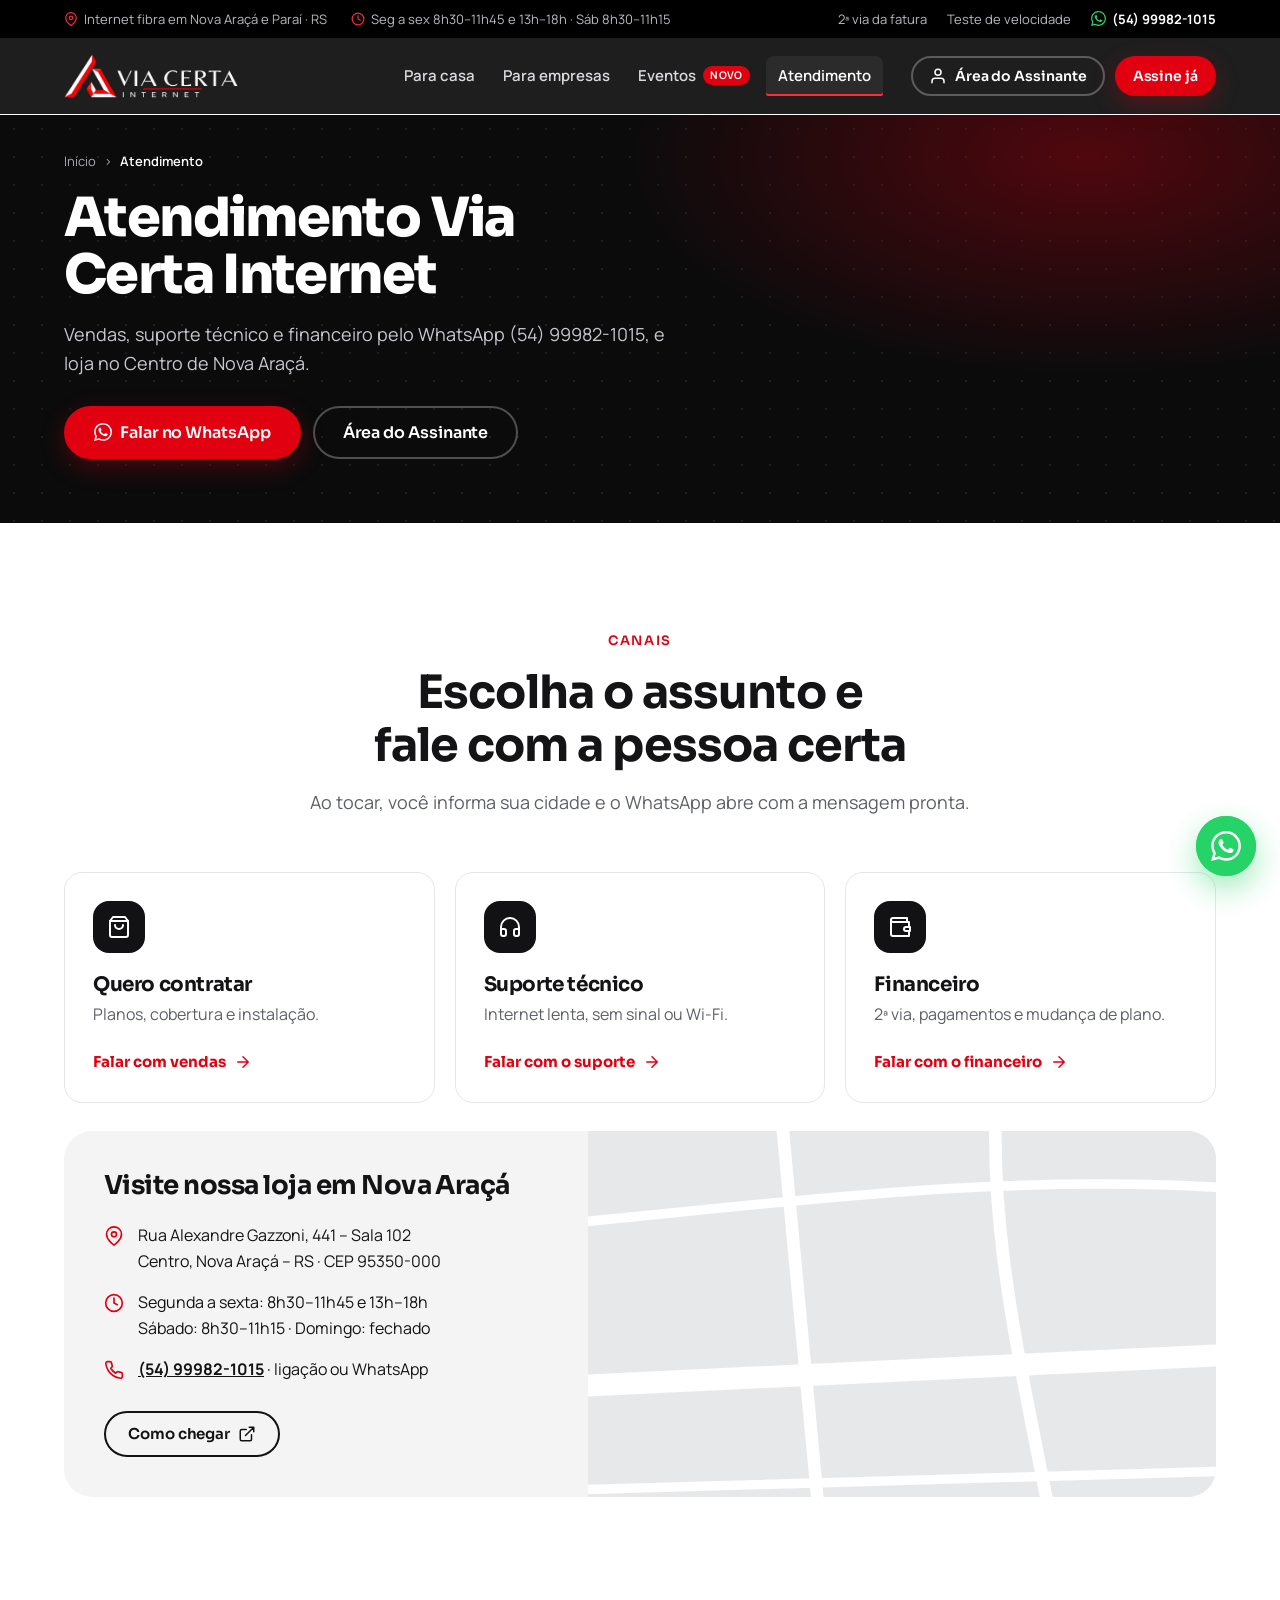
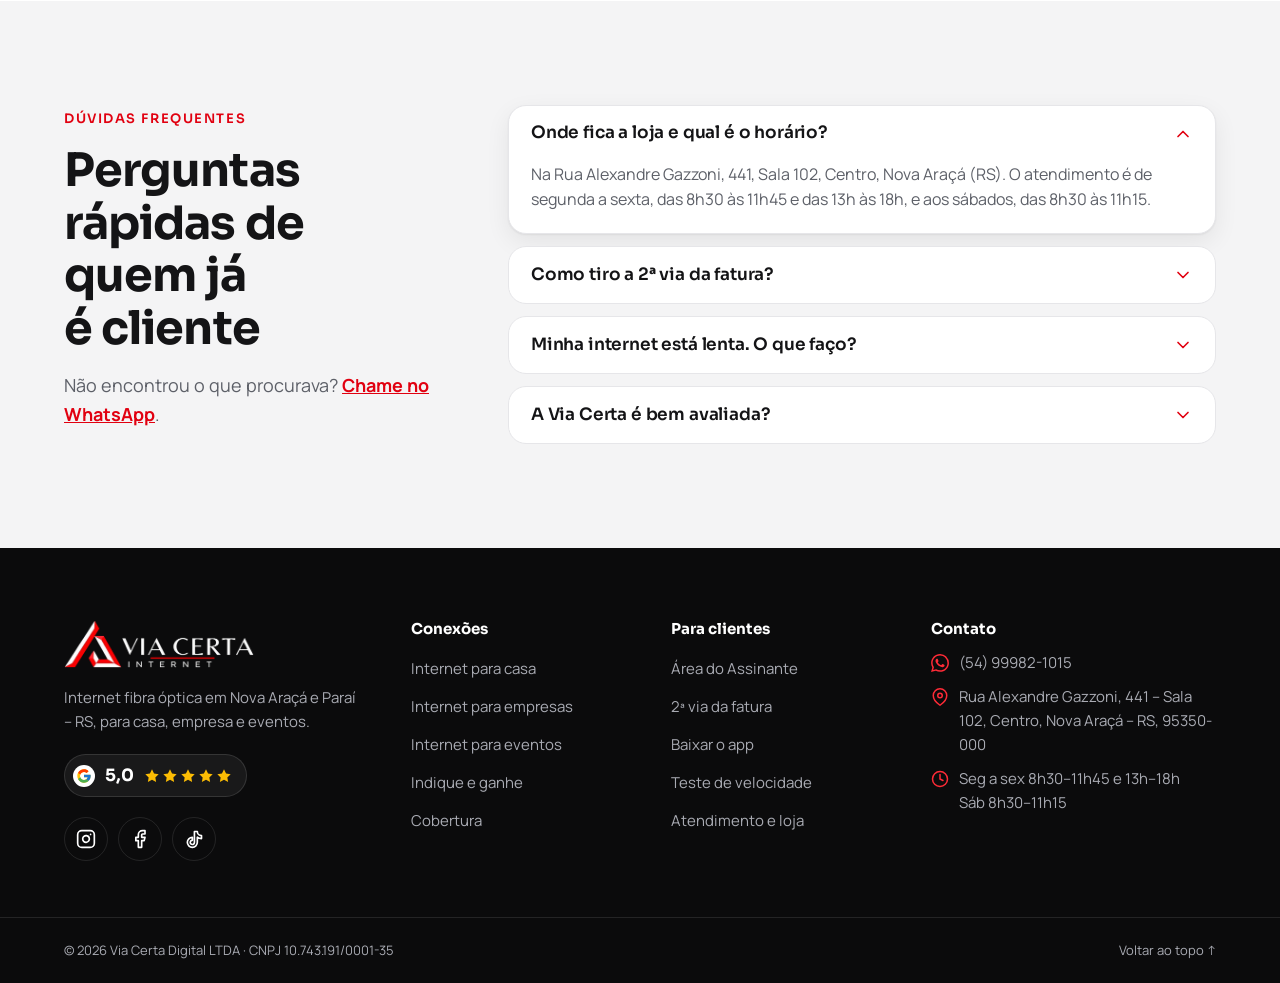
<file: atendimento.html>
<!doctype html>
<html lang="pt-BR">
<head>
  <meta charset="utf-8">
  <meta name="viewport" content="width=device-width, initial-scale=1, viewport-fit=cover">
  <title>Atendimento e loja em Nova Araçá | Via Certa Internet</title>
  <meta name="description" content="Fale com a Via Certa Internet: vendas, suporte e financeiro pelo WhatsApp (54) 99982-1015. Loja na Rua Alexandre Gazzoni, 441, Centro de Nova Araçá (RS).">
  <meta name="robots" content="index, follow, max-image-preview:large, max-snippet:-1">
  <!-- Quando o domínio estiver definido, adicione: <link rel="canonical" href="https://SEU-DOMINIO.com.br/ESTA-PAGINA"> -->
  <meta name="theme-color" content="#0b0b0c">
  <meta name="geo.region" content="BR-RS">
  <meta name="geo.placename" content="Nova Araçá">
  <meta name="geo.position" content="-28.6588;-51.7441">
  <meta name="ICBM" content="-28.6588, -51.7441">

  <meta property="og:type" content="website">
  <meta property="og:locale" content="pt_BR">
  <meta property="og:site_name" content="Via Certa Internet">
  <meta property="og:title" content="Atendimento e loja em Nova Araçá | Via Certa Internet">
  <meta property="og:description" content="Fale com a Via Certa Internet: vendas, suporte e financeiro pelo WhatsApp (54) 99982-1015. Loja na Rua Alexandre Gazzoni, 441, Centro de Nova Araçá (RS).">
  <meta property="og:image" content="assets/img/og-image.jpg">
  <meta property="og:image:width" content="1200">
  <meta property="og:image:height" content="630">
  <meta name="twitter:card" content="summary_large_image">

  <link rel="icon" type="image/png" href="assets/img/favicon.png">
  <link rel="apple-touch-icon" href="assets/img/apple-touch-icon.png">
  <link rel="manifest" href="site.webmanifest">

  <link rel="preload" href="assets/fonts/sora-latin.woff2" as="font" type="font/woff2" crossorigin>
  <link rel="preload" href="assets/fonts/manrope-latin.woff2" as="font" type="font/woff2" crossorigin>
  <link rel="stylesheet" href="assets/css/style.css">

  <script type="application/ld+json">
  {
    "@context": "https://schema.org",
    "@graph": [
      {
        "@type": "LocalBusiness",
        "@id": "./#empresa",
        "name": "Via Certa Internet",
        "telephone": "+55-54-99982-1015",
        "address": {
          "@type": "PostalAddress",
          "streetAddress": "Rua Alexandre Gazzoni, 441, Sala 102",
          "addressLocality": "Nova Araçá",
          "addressRegion": "RS",
          "postalCode": "95350-000",
          "addressCountry": "BR"
        },
        "url": "./"
      },
      {
        "@type": "BreadcrumbList",
        "itemListElement": [
          {
            "@type": "ListItem",
            "position": 1,
            "name": "Início",
            "item": "./"
          },
          {
            "@type": "ListItem",
            "position": 2,
            "name": "Atendimento",
            "item": "atendimento.html"
          }
        ]
      },
      {
        "@type": "ContactPage",
        "@id": "atendimento.html#pagina",
        "name": "Atendimento Via Certa Internet",
        "about": {
          "@id": "./#empresa"
        },
        "inLanguage": "pt-BR"
      },
      {
        "@type": "FAQPage",
        "@id": "atendimento.html#duvidas",
        "inLanguage": "pt-BR",
        "mainEntity": [
          {
            "@type": "Question",
            "name": "Onde fica a loja e qual é o horário?",
            "acceptedAnswer": {
              "@type": "Answer",
              "text": "Na Rua Alexandre Gazzoni, 441, Sala 102, Centro, Nova Araçá (RS). O atendimento é de segunda a sexta, das 8h30 às 11h45 e das 13h às 18h, e aos sábados, das 8h30 às 11h15."
            }
          },
          {
            "@type": "Question",
            "name": "Como tiro a 2ª via da fatura?",
            "acceptedAnswer": {
              "@type": "Answer",
              "text": "Pela Área do Assinante, pelo app Bitcom (Google Play e App Store) ou pelo WhatsApp do financeiro, (54) 99982-1015."
            }
          },
          {
            "@type": "Question",
            "name": "Minha internet está lenta. O que faço?",
            "acceptedAnswer": {
              "@type": "Answer",
              "text": "Reinicie o roteador (tire da tomada por 30 segundos), aproxime-se dele e faça um teste de velocidade. Se o problema continuar, chame o suporte técnico pelo WhatsApp (54) 99982-1015."
            }
          },
          {
            "@type": "Question",
            "name": "A Via Certa é bem avaliada?",
            "acceptedAnswer": {
              "@type": "Answer",
              "text": "Sim. A Via Certa tem nota 5,0 no Google, com 86 avaliações de clientes (outubro de 2026). Os pontos mais elogiados são o atendimento, a agilidade, os cursos e os filmes."
            }
          }
        ]
      }
    ]
  }
  </script>

  <script src="assets/js/config.js" defer></script>
  <script src="assets/js/main.js" defer></script>
</head>
<body>

  <!-- Ícones (usados com <use href="#i-nome">) -->
  <svg width="0" height="0" style="position:absolute" aria-hidden="true" focusable="false">
  <defs>
    <symbol id="i-wifi" viewBox="0 0 24 24"><path d="M5 12.55a11 11 0 0 1 14.08 0"/><path d="M1.42 9a16 16 0 0 1 21.16 0"/><path d="M8.53 16.11a6 6 0 0 1 6.95 0"/><path d="M12 20h.01"/></symbol>
    <symbol id="i-receipt" viewBox="0 0 24 24"><path d="M14 2H6a2 2 0 0 0-2 2v16a2 2 0 0 0 2 2h12a2 2 0 0 0 2-2V8z"/><path d="M14 2v6h6"/><path d="M16 13H8"/><path d="M16 17H8"/><path d="M10 9H8"/></symbol>
    <symbol id="i-user" viewBox="0 0 24 24"><path d="M20 21v-2a4 4 0 0 0-4-4H8a4 4 0 0 0-4 4v2"/><circle cx="12" cy="7" r="4"/></symbol>
    <symbol id="i-users" viewBox="0 0 24 24"><path d="M17 21v-2a4 4 0 0 0-4-4H5a4 4 0 0 0-4 4v2"/><circle cx="9" cy="7" r="4"/><path d="M23 21v-2a4 4 0 0 0-3-3.87M16 3.13a4 4 0 0 1 0 7.75"/></symbol>
    <symbol id="i-headset" viewBox="0 0 24 24"><path d="M3 18v-6a9 9 0 0 1 18 0v6"/><path d="M21 19a2 2 0 0 1-2 2h-1a2 2 0 0 1-2-2v-3a2 2 0 0 1 2-2h3zM3 19a2 2 0 0 0 2 2h1a2 2 0 0 0 2-2v-3a2 2 0 0 0-2-2H3z"/></symbol>
    <symbol id="i-gauge" viewBox="0 0 24 24"><path d="m12 14 4-4"/><path d="M3.34 19a10 10 0 1 1 17.32 0"/></symbol>
    <symbol id="i-pin" viewBox="0 0 24 24"><path d="M21 10c0 7-9 13-9 13s-9-6-9-13a9 9 0 0 1 18 0z"/><circle cx="12" cy="10" r="3"/></symbol>
    <symbol id="i-gift" viewBox="0 0 24 24"><path d="M20 12v10H4V12"/><path d="M2 7h20v5H2z"/><path d="M12 22V7"/><path d="M12 7H7.5a2.5 2.5 0 0 1 0-5C11 2 12 7 12 7z"/><path d="M12 7h4.5a2.5 2.5 0 0 0 0-5C13 2 12 7 12 7z"/></symbol>
    <symbol id="i-check" viewBox="0 0 24 24"><path d="M20 6 9 17l-5-5"/></symbol>
    <symbol id="i-star" viewBox="0 0 24 24"><path fill="currentColor" stroke="none" d="m12 2 3.09 6.26L22 9.27l-5 4.87 1.18 6.88L12 17.77l-6.18 3.25L7 14.14 2 9.27l6.91-1.01z"/></symbol>
    <symbol id="i-tv" viewBox="0 0 24 24"><rect x="2" y="7" width="20" height="15" rx="2"/><path d="m17 2-5 5-5-5"/></symbol>
    <symbol id="i-film" viewBox="0 0 24 24"><rect x="2" y="2" width="20" height="20" rx="2.18"/><path d="M7 2v20M17 2v20M2 12h20M2 7h5M2 17h5M17 17h5M17 7h5"/></symbol>
    <symbol id="i-book" viewBox="0 0 24 24"><path d="M2 3h6a4 4 0 0 1 4 4v14a3 3 0 0 0-3-3H2z"/><path d="M22 3h-6a4 4 0 0 0-4 4v14a3 3 0 0 1 3-3h7z"/></symbol>
    <symbol id="i-cap" viewBox="0 0 24 24"><path d="M22 10 12 5 2 10l10 5 10-5z"/><path d="M6 12v5c3 3 9 3 12 0v-5"/></symbol>
    <symbol id="i-game" viewBox="0 0 24 24"><path d="M6 12h4M8 10v4M15 13h.01M18 11h.01"/><rect x="2" y="6" width="20" height="12" rx="2"/></symbol>
    <symbol id="i-phone" viewBox="0 0 24 24"><path d="M22 16.92v3a2 2 0 0 1-2.18 2 19.79 19.79 0 0 1-8.63-3.07 19.5 19.5 0 0 1-6-6 19.79 19.79 0 0 1-3.07-8.67A2 2 0 0 1 4.11 2h3a2 2 0 0 1 2 1.72c.13.96.36 1.9.7 2.81a2 2 0 0 1-.45 2.11L8.09 9.91a16 16 0 0 0 6 6l1.27-1.27a2 2 0 0 1 2.11-.45c.91.34 1.85.57 2.81.7A2 2 0 0 1 22 16.92z"/></symbol>
    <symbol id="i-clock" viewBox="0 0 24 24"><circle cx="12" cy="12" r="10"/><path d="M12 6v6l4 2"/></symbol>
    <symbol id="i-arrow" viewBox="0 0 24 24"><path d="M5 12h14M12 5l7 7-7 7"/></symbol>
    <symbol id="i-left" viewBox="0 0 24 24"><path d="m15 18-6-6 6-6"/></symbol>
    <symbol id="i-right" viewBox="0 0 24 24"><path d="m9 18 6-6-6-6"/></symbol>
    <symbol id="i-down" viewBox="0 0 24 24"><path d="m6 9 6 6 6-6"/></symbol>
    <symbol id="i-menu" viewBox="0 0 24 24"><path d="M3 6h18M3 12h18M3 18h18"/></symbol>
    <symbol id="i-x" viewBox="0 0 24 24"><path d="M18 6 6 18M6 6l12 12"/></symbol>
    <symbol id="i-home" viewBox="0 0 24 24"><path d="m3 9 9-7 9 7v11a2 2 0 0 1-2 2H5a2 2 0 0 1-2-2z"/><path d="M9 22V12h6v10"/></symbol>
    <symbol id="i-building" viewBox="0 0 24 24"><path d="M6 22V4a2 2 0 0 1 2-2h8a2 2 0 0 1 2 2v18z"/><path d="M6 12H4a2 2 0 0 0-2 2v6a2 2 0 0 0 2 2h2"/><path d="M18 9h2a2 2 0 0 1 2 2v9a2 2 0 0 1-2 2h-2"/><path d="M10 6h4M10 10h4M10 14h4M10 18h4"/></symbol>
    <symbol id="i-party" viewBox="0 0 24 24"><path d="M5.8 11.3 2 22l10.7-3.79"/><path d="M4 3h.01M22 8h.01M15 2h.01M22 20h.01"/><path d="m22 2-2.24.75a2.9 2.9 0 0 0-1.96 3.12c.1.86-.57 1.63-1.45 1.63h-.38c-.86 0-1.6.6-1.76 1.44L14 10"/><path d="m22 13-.82-.33c-.86-.34-1.82.2-1.98 1.11-.11.7-.72 1.22-1.43 1.22H17"/><path d="m11 2 .33.82c.34.86-.2 1.82-1.11 1.98C9.52 4.9 9 5.52 9 6.23V7"/><path d="M11 13c1.93 1.93 2.83 4.17 2 5-.83.83-3.07-.07-5-2-1.93-1.93-2.83-4.17-2-5 .83-.83 3.07.07 5 2z"/></symbol>
    <symbol id="i-briefcase" viewBox="0 0 24 24"><rect x="2" y="7" width="20" height="14" rx="2"/><path d="M16 21V5a2 2 0 0 0-2-2h-4a2 2 0 0 0-2 2v16"/></symbol>
    <symbol id="i-store" viewBox="0 0 24 24"><path d="M3 9 4.5 4h15L21 9"/><path d="M4 9v11h16V9"/><path d="M3 9h18"/><path d="M9 20v-6h6v6"/></symbol>
    <symbol id="i-laptop" viewBox="0 0 24 24"><rect x="3" y="4" width="18" height="12" rx="2"/><path d="M2 20h20"/></symbol>
    <symbol id="i-factory" viewBox="0 0 24 24"><path d="M2 20V9l6 4V9l6 4V4h8v16z"/><path d="M6 17h.01M10 17h.01M14 17h.01M18 17h.01"/></symbol>
    <symbol id="i-card" viewBox="0 0 24 24"><rect x="2" y="5" width="20" height="14" rx="2"/><path d="M2 10h20M6 15h4"/></symbol>
    <symbol id="i-video" viewBox="0 0 24 24"><path d="m22 8-6 4 6 4z"/><rect x="2" y="6" width="14" height="12" rx="2"/></symbol>
    <symbol id="i-signal" viewBox="0 0 24 24"><path d="M2 20h.01M7 20v-4M12 20v-8M17 20V8M22 4v16"/></symbol>
    <symbol id="i-activity" viewBox="0 0 24 24"><path d="M22 12h-4l-3 9L9 3l-3 9H2"/></symbol>
    <symbol id="i-clipboard" viewBox="0 0 24 24"><rect x="8" y="2" width="8" height="4" rx="1"/><path d="M16 4h2a2 2 0 0 1 2 2v14a2 2 0 0 1-2 2H6a2 2 0 0 1-2-2V6a2 2 0 0 1 2-2h2"/><path d="m9 14 2 2 4-4"/></symbol>
    <symbol id="i-wrench" viewBox="0 0 24 24"><path d="M14.7 6.3a1 1 0 0 0 0 1.4l1.6 1.6a1 1 0 0 0 1.4 0l3.77-3.77a6 6 0 0 1-7.94 7.94l-6.91 6.91a2.12 2.12 0 0 1-3-3l6.91-6.91a6 6 0 0 1 7.94-7.94l-3.76 3.76z"/></symbol>
    <symbol id="i-shield" viewBox="0 0 24 24"><path d="M12 22s8-4 8-10V5l-8-3-8 3v7c0 6 8 10 8 10z"/><path d="m9 12 2 2 4-4"/></symbol>
    <symbol id="i-calendar" viewBox="0 0 24 24"><rect x="3" y="4" width="18" height="18" rx="2"/><path d="M16 2v4M8 2v4M3 10h18"/></symbol>
    <symbol id="i-heart" viewBox="0 0 24 24"><path d="M19 14c1.49-1.46 3-3.21 3-5.5A5.5 5.5 0 0 0 16.5 3c-1.76 0-3 .5-4.5 2-1.5-1.5-2.74-2-4.5-2A5.5 5.5 0 0 0 2 8.5c0 2.3 1.5 4.05 3 5.5l7 7z"/></symbol>
    <symbol id="i-trophy" viewBox="0 0 24 24"><path d="M6 9H4.5a2.5 2.5 0 0 1 0-5H6"/><path d="M18 9h1.5a2.5 2.5 0 0 0 0-5H18"/><path d="M4 22h16"/><path d="M10 14.66V17c0 .55-.47.98-.97 1.21C7.85 18.75 7 20.24 7 22"/><path d="M14 14.66V17c0 .55.47.98.97 1.21C16.15 18.75 17 20.24 17 22"/><path d="M18 2H6v7a6 6 0 0 0 12 0z"/></symbol>
    <symbol id="i-music" viewBox="0 0 24 24"><path d="M9 18V5l12-2v13"/><circle cx="6" cy="18" r="3"/><circle cx="18" cy="16" r="3"/></symbol>
    <symbol id="i-mic" viewBox="0 0 24 24"><path d="M12 2a3 3 0 0 0-3 3v7a3 3 0 0 0 6 0V5a3 3 0 0 0-3-3z"/><path d="M19 10v2a7 7 0 0 1-14 0v-2"/><path d="M12 19v3"/></symbol>
    <symbol id="i-mobile" viewBox="0 0 24 24"><rect x="5" y="2" width="14" height="20" rx="2"/><path d="M12 18h.01"/></symbol>
    <symbol id="i-zap" viewBox="0 0 24 24"><path d="M13 2 3 14h9l-1 8 10-12h-9z"/></symbol>
    <symbol id="i-wallet" viewBox="0 0 24 24"><path d="M21 12V7H5a2 2 0 0 1 0-4h14v4"/><path d="M3 5v14a2 2 0 0 0 2 2h16v-5"/><path d="M18 12a2 2 0 0 0 0 4h4v-4z"/></symbol>
    <symbol id="i-bag" viewBox="0 0 24 24"><path d="M6 2 3 6v14a2 2 0 0 0 2 2h14a2 2 0 0 0 2-2V6l-3-4z"/><path d="M3 6h18"/><path d="M16 10a4 4 0 0 1-8 0"/></symbol>
    <symbol id="i-external" viewBox="0 0 24 24"><path d="M18 13v6a2 2 0 0 1-2 2H5a2 2 0 0 1-2-2V8a2 2 0 0 1 2-2h6"/><path d="M15 3h6v6M10 14 21 3"/></symbol>
    <symbol id="i-whatsapp" viewBox="0 0 24 24"><path fill="currentColor" stroke="none" d="M17.47 14.38c-.3-.15-1.76-.87-2.03-.97-.27-.1-.47-.15-.67.15-.2.3-.77.97-.94 1.16-.17.2-.35.22-.64.08-.3-.15-1.26-.47-2.39-1.48-.88-.79-1.48-1.76-1.65-2.06-.17-.3-.02-.46.13-.6.13-.14.3-.35.45-.52.15-.18.2-.3.3-.5.1-.2.05-.37-.03-.52-.07-.15-.67-1.61-.91-2.2-.24-.58-.49-.5-.67-.51h-.57c-.2 0-.52.07-.79.37-.27.3-1.04 1.02-1.04 2.48s1.06 2.88 1.21 3.07c.15.2 2.1 3.2 5.08 4.49.71.31 1.26.49 1.7.63.71.22 1.36.19 1.87.12.57-.09 1.76-.72 2-1.41.25-.7.25-1.29.18-1.41-.08-.13-.28-.2-.57-.35zM12.05 21.79h-.01a9.87 9.87 0 0 1-5.03-1.38l-.36-.21-3.74.98 1-3.65-.24-.37a9.86 9.86 0 0 1-1.51-5.26c0-5.45 4.44-9.88 9.89-9.88 2.64 0 5.12 1.03 6.99 2.9a9.83 9.83 0 0 1 2.89 6.99c0 5.45-4.44 9.88-9.88 9.88zm8.41-18.3A11.82 11.82 0 0 0 12.05 0C5.5 0 .16 5.34.16 11.89c0 2.1.55 4.14 1.59 5.95L.06 24l6.3-1.65a11.88 11.88 0 0 0 5.68 1.45h.01c6.55 0 11.89-5.34 11.89-11.89a11.82 11.82 0 0 0-3.48-8.41z"/></symbol>
    <symbol id="i-instagram" viewBox="0 0 24 24"><rect x="2" y="2" width="20" height="20" rx="5"/><path d="M16 11.37A4 4 0 1 1 12.63 8 4 4 0 0 1 16 11.37zM17.5 6.5h.01"/></symbol>
    <symbol id="i-facebook" viewBox="0 0 24 24"><path d="M18 2h-3a5 5 0 0 0-5 5v3H7v4h3v8h4v-8h3l1-4h-4V7a1 1 0 0 1 1-1h3z"/></symbol>
    <symbol id="i-tiktok" viewBox="0 0 24 24"><path d="M16 3a5 5 0 0 0 5 5v3.5a8.5 8.5 0 0 1-5-1.6V16a6 6 0 1 1-6-6v3.6A2.5 2.5 0 1 0 12.5 16V3z"/></symbol>
    <symbol id="i-play" viewBox="0 0 24 24"><path fill="currentColor" stroke="none" d="M3.6 1.8c-.3.3-.5.8-.5 1.4v17.6c0 .6.2 1.1.5 1.4l.1.1 9.9-9.9v-.2L3.7 1.7zM16.9 15.6l-3.3-3.3v-.2l3.3-3.3.1.04 3.9 2.2c1.1.6 1.1 1.7 0 2.3l-3.9 2.2zM17 15.5 13.6 12 3.6 22.2c.4.4 1 .4 1.7.05L17 15.5M17 8.5 5.3 1.8c-.7-.4-1.3-.3-1.7.1L13.6 12z"/></symbol>
    <symbol id="i-apple" viewBox="0 0 24 24"><path fill="currentColor" stroke="none" d="M16.37 12.6c-.02-2.34 1.91-3.47 2-3.52-1.09-1.6-2.79-1.82-3.39-1.84-1.44-.15-2.82.85-3.55.85-.73 0-1.86-.83-3.06-.81-1.57.02-3.02.92-3.83 2.33-1.64 2.84-.42 7.04 1.17 9.35.78 1.13 1.71 2.39 2.93 2.35 1.18-.05 1.62-.76 3.04-.76 1.42 0 1.82.76 3.06.73 1.27-.02 2.07-1.15 2.84-2.29.9-1.31 1.27-2.58 1.29-2.65-.03-.01-2.47-.95-2.5-3.76zM14.04 5.72c.65-.79 1.09-1.88.97-2.97-.94.04-2.07.62-2.74 1.41-.6.7-1.13 1.81-.99 2.88 1.05.08 2.12-.53 2.76-1.32z"/></symbol>
    <symbol id="i-google" viewBox="0 0 48 48"><path fill="#FFC107" stroke="none" d="M43.61 20.08H42V20H24v8h11.3c-1.65 4.66-6.08 8-11.3 8-6.63 0-12-5.37-12-12s5.37-12 12-12c3.06 0 5.84 1.15 7.96 3.04l5.66-5.66C34.05 6.05 29.27 4 24 4 12.95 4 4 12.95 4 24s8.95 20 20 20 20-8.95 20-20c0-1.34-.14-2.65-.39-3.92z"/><path fill="#FF3D00" stroke="none" d="m6.31 14.69 6.57 4.82C14.66 15.11 18.96 12 24 12c3.06 0 5.84 1.15 7.96 3.04l5.66-5.66C34.05 6.05 29.27 4 24 4 16.32 4 9.66 8.34 6.31 14.69z"/><path fill="#4CAF50" stroke="none" d="M24 44c5.17 0 9.86-1.98 13.41-5.19l-6.19-5.24A11.91 11.91 0 0 1 24 36c-5.2 0-9.62-3.32-11.28-7.95l-6.52 5.03C9.5 39.56 16.23 44 24 44z"/><path fill="#1976D2" stroke="none" d="M43.61 20.08H42V20H24v8h11.3a12.04 12.04 0 0 1-4.09 5.57l6.19 5.24C36.97 39.2 44 34 44 24c0-1.34-.14-2.65-.39-3.92z"/></symbol>
  </defs>
  </svg>
  <a class="skip-link" href="#conteudo">Pular para o conteúdo</a>

  <!-- ===== CABEÇALHO (igual em todas as páginas) ===== -->
  <header class="site-header" id="topo">
    <div class="topbar">
      <div class="container topbar__inner">
        <p class="topbar__item"><svg class="i" aria-hidden="true"><use href="#i-pin"/></svg> Internet fibra em Nova Araçá e Paraí · RS</p>
        <p class="topbar__item topbar__hide-sm"><svg class="i" aria-hidden="true"><use href="#i-clock"/></svg> Seg a sex 8h30–11h45 e 13h–18h · Sáb 8h30–11h15</p>
        <div class="topbar__links">
          <a href="#" data-link="segundaVia">2ª via da fatura</a>
          <a href="#" data-link="testeVelocidade">Teste de velocidade</a>
          <a href="https://wa.me/5554999821015" data-wa="Olá! Vim pelo site da Via Certa Internet e gostaria de atendimento. Sou de {cidade}." data-wa-ctx="geral" target="_blank" rel="noopener" class="topbar__wa"><svg class="i" aria-hidden="true"><use href="#i-whatsapp"/></svg> (54) 99982-1015</a>
        </div>
      </div>
    </div>

    <div class="navbar">
      <div class="container navbar__inner">
        <a href="./" class="brand" aria-label="Via Certa Internet - página inicial">
          <picture>
            <source type="image/webp" srcset="assets/img/logo-branco.webp">
            <img src="assets/img/logo-branco.png" alt="Via Certa Internet" width="400" height="101" fetchpriority="high">
          </picture>
        </a>

        <nav class="nav" id="menu" aria-label="Menu principal">
          <ul class="nav__list">
            <li><a href="residencial.html">Para casa</a></li>
            <li><a href="empresas.html">Para empresas</a></li>
            <li><a href="eventos.html">Eventos <span class="nav__new">Novo</span></a></li>
            <li><a href="atendimento.html" aria-current="page">Atendimento</a></li>
          </ul>
          <div class="nav__mobile-extra">
            <button type="button" class="btn btn--ghost-light btn--block" data-open-cliente><svg class="i" aria-hidden="true"><use href="#i-user"/></svg> Área do Assinante</button>
            <a href="https://wa.me/5554999821015" data-wa="Olá! Vim pelo site da Via Certa Internet e gostaria de atendimento. Sou de {cidade}." data-wa-ctx="geral" target="_blank" rel="noopener" class="nav__mobile-wa"><svg class="i" aria-hidden="true"><use href="#i-whatsapp"/></svg> (54) 99982-1015</a>
          </div>
        </nav>

        <div class="navbar__actions">
          <button type="button" class="btn btn--ghost-light btn--sm navbar__cliente" data-open-cliente><svg class="i" aria-hidden="true"><use href="#i-user"/></svg><span>Área do Assinante</span></button>
          <a href="residencial.html#planos" class="btn btn--red btn--sm navbar__cta">Assine já</a>
          <button type="button" class="nav-toggle" aria-expanded="false" aria-controls="menu" aria-label="Abrir menu">
            <svg class="i i--open" aria-hidden="true"><use href="#i-menu"/></svg>
            <svg class="i i--close" aria-hidden="true"><use href="#i-x"/></svg>
          </button>
        </div>
      </div>
    </div>
  </header>

  <main id="conteudo">
    <section class="page-hero page-hero--atendimento">
      <div class="page-hero__bg" aria-hidden="true"></div>
      <div class="container page-hero__inner">
        <div class="page-hero__copy">
          <nav class="crumbs" aria-label="Você está em"><a href="./">Início</a><span aria-hidden="true">›</span><span aria-current="page">Atendimento</span></nav>
          
          <h1 class="page-hero__title">Atendimento Via Certa Internet</h1>
          <p class="page-hero__lead">Vendas, suporte técnico e financeiro pelo WhatsApp (54) 99982-1015, e loja no Centro de Nova Araçá.</p>
          <div class="page-hero__ctas"><a href="https://wa.me/5554999821015" data-wa="Olá! Vim pelo site da Via Certa Internet e gostaria de atendimento. Sou de {cidade}." data-wa-ctx="geral" target="_blank" rel="noopener" class="btn btn--red btn--lg"><svg class="i" aria-hidden="true"><use href="#i-whatsapp"/></svg> Falar no WhatsApp</a><button type="button" class="btn btn--ghost-light btn--lg" data-open-cliente>Área do Assinante</button></div>
        </div>
        
      </div>
    </section>

    <section class="section support" id="canais" aria-labelledby="canais-titulo">
      <div class="container">
        <header class="section-head">
          <p class="eyebrow">Canais</p>
          <h2 class="section-title" id="canais-titulo">Escolha o assunto e fale com a pessoa certa</h2>
          <p class="section-lead">Ao tocar, você informa sua cidade e o WhatsApp abre com a mensagem pronta.</p>
        </header>
        <div class="support__grid">
          <a href="https://wa.me/5554999821015" data-wa="Olá! Quero contratar a internet da Via Certa em {cidade}. Pode me ajudar a escolher um plano?" data-wa-ctx="casa" target="_blank" rel="noopener" class="channel"><span class="channel__icon"><svg class="i" aria-hidden="true"><use href="#i-bag"/></svg></span><h3>Quero contratar</h3><p>Planos, cobertura e instalação.</p><span class="channel__go">Falar com vendas <svg class="i" aria-hidden="true"><use href="#i-arrow"/></svg></span></a>
          <a href="https://wa.me/5554999821015" data-wa="Olá! Sou cliente da Via Certa Internet em {cidade} e preciso de suporte técnico." data-wa-ctx="cliente" target="_blank" rel="noopener" class="channel"><span class="channel__icon"><svg class="i" aria-hidden="true"><use href="#i-headset"/></svg></span><h3>Suporte técnico</h3><p>Internet lenta, sem sinal ou Wi-Fi.</p><span class="channel__go">Falar com o suporte <svg class="i" aria-hidden="true"><use href="#i-arrow"/></svg></span></a>
          <a href="https://wa.me/5554999821015" data-wa="Olá! Sou cliente da Via Certa Internet em {cidade} e preciso de ajuda com minha fatura." data-wa-ctx="cliente" target="_blank" rel="noopener" class="channel"><span class="channel__icon"><svg class="i" aria-hidden="true"><use href="#i-wallet"/></svg></span><h3>Financeiro</h3><p>2ª via, pagamentos e mudança de plano.</p><span class="channel__go">Falar com o financeiro <svg class="i" aria-hidden="true"><use href="#i-arrow"/></svg></span></a>
        </div>

        <div class="store">
          <div class="store__info">
            <h3>Visite nossa loja em Nova Araçá</h3>
            <ul class="store__list">
              <li><svg class="i" aria-hidden="true"><use href="#i-pin"/></svg><address>Rua Alexandre Gazzoni, 441 – Sala 102<br>Centro, Nova Araçá – RS · CEP 95350-000</address></li>
              <li><svg class="i" aria-hidden="true"><use href="#i-clock"/></svg><span>Segunda a sexta: 8h30–11h45 e 13h–18h<br>Sábado: 8h30–11h15 · Domingo: fechado</span></li>
              <li><svg class="i" aria-hidden="true"><use href="#i-phone"/></svg><span><a href="tel:+5554999821015">(54) 99982-1015</a> · ligação ou WhatsApp</span></li>
            </ul>
            <a href="https://www.google.com/maps/dir/?api=1&amp;destination=-28.6588271,-51.7441465" target="_blank" rel="noopener" class="btn btn--outline">Como chegar <svg class="i" aria-hidden="true"><use href="#i-external"/></svg></a>
          </div>
          <div class="store__map">
            <!-- loading="lazy": o mapa só carrega quando a pessoa rola até perto desta seção. O próprio mapa já traz o botão "Abrir no Maps". -->
            <svg class="store__map-bg" viewBox="0 0 400 300" preserveAspectRatio="xMidYMid slice" aria-hidden="true"><g fill="none" stroke-linecap="round"><path d="M-10 196 L410 176" stroke-width="14"/><path d="M120 -10 L150 310" stroke-width="8"/><path d="M262 -10 C 250 90, 280 200, 300 310" stroke-width="8"/><path d="M-10 92 C 120 80, 260 60, 410 70" stroke-width="6"/><path d="M-10 262 L410 250" stroke-width="6"/></g></svg>
            <iframe title="Mapa da loja Via Certa Internet em Nova Araçá" loading="lazy" referrerpolicy="no-referrer-when-downgrade"
              src="https://maps.google.com/maps?q=Viacerta%20Bitcom%20-%20Nova%20Ara%C3%A7%C3%A1&amp;ll=-28.6588271,-51.7441465&amp;z=16&amp;hl=pt-BR&amp;output=embed"></iframe>
          </div>
        </div>
      </div>
    </section>

    <section class="section faq" id="duvidas" aria-labelledby="duvidas-titulo">
      <div class="container faq__inner">
        <header class="section-head section-head--left">
          <p class="eyebrow">Dúvidas frequentes</p>
          <h2 class="section-title" id="duvidas-titulo">Perguntas rápidas de quem já é cliente</h2>
          <p class="section-lead">Não encontrou o que procurava? <a href="https://wa.me/5554999821015" data-wa="Olá! Tenho uma dúvida sobre a Via Certa Internet. Sou de {cidade}." data-wa-ctx="cliente" target="_blank" rel="noopener">Chame no WhatsApp</a>.</p>
        </header>
        <div class="faq__list">
          <details open>
            <summary><h3>Onde fica a loja e qual é o horário?</h3><svg class="i" aria-hidden="true"><use href="#i-down"/></svg></summary>
            <p>Na Rua Alexandre Gazzoni, 441, Sala 102, Centro, Nova Araçá (RS). O atendimento é de segunda a sexta, das 8h30 às 11h45 e das 13h às 18h, e aos sábados, das 8h30 às 11h15.</p>
          </details>
          <details>
            <summary><h3>Como tiro a 2ª via da fatura?</h3><svg class="i" aria-hidden="true"><use href="#i-down"/></svg></summary>
            <p>Pela <a href="#" data-link="areaCliente">Área do Assinante</a>, pelo app Bitcom (Google Play e App Store) ou pelo WhatsApp do financeiro, (54) 99982-1015.</p>
          </details>
          <details>
            <summary><h3>Minha internet está lenta. O que faço?</h3><svg class="i" aria-hidden="true"><use href="#i-down"/></svg></summary>
            <p>Reinicie o roteador (tire da tomada por 30 segundos), aproxime-se dele e faça um <a href="#" data-link="testeVelocidade">teste de velocidade</a>. Se o problema continuar, chame o suporte técnico pelo WhatsApp (54) 99982-1015.</p>
          </details>
          <details>
            <summary><h3>A Via Certa é bem avaliada?</h3><svg class="i" aria-hidden="true"><use href="#i-down"/></svg></summary>
            <p>Sim. A Via Certa tem nota 5,0 no Google, com 86 avaliações de clientes (outubro de 2026). Os pontos mais elogiados são o atendimento, a agilidade, os cursos e os filmes.</p>
          </details>
        </div>
      </div>
    </section>
  </main>

  <!-- ===== RODAPÉ (igual em todas as páginas) ===== -->
  <footer class="site-footer">
    <div class="container footer__grid">
      <div class="footer__brand">
        <picture>
          <source type="image/webp" srcset="assets/img/logo-branco.webp">
          <img src="assets/img/logo-branco.png" alt="Via Certa Internet" width="400" height="101" loading="lazy" decoding="async">
        </picture>
        <p>Internet fibra óptica em Nova Araçá e Paraí – RS, para casa, empresa e eventos.</p>
        <a href="./#avaliacoes" class="rating-chip rating-chip--sm" aria-label="Nota 5,0 no Google">
          <svg class="rating-chip__g" aria-hidden="true"><use href="#i-google"/></svg><span class="rating-chip__score">5,0</span><span class="stars" aria-hidden="true"><svg><use href="#i-star"/></svg><svg><use href="#i-star"/></svg><svg><use href="#i-star"/></svg><svg><use href="#i-star"/></svg><svg><use href="#i-star"/></svg></span>
        </a>
        <div class="footer__social">
          <a href="#" data-link="instagram" aria-label="Instagram da Via Certa" hidden><svg class="i" aria-hidden="true"><use href="#i-instagram"/></svg></a>
          <a href="#" data-link="facebook" aria-label="Facebook da Via Certa" hidden><svg class="i" aria-hidden="true"><use href="#i-facebook"/></svg></a>
          <a href="#" data-link="tiktok" aria-label="TikTok da Via Certa" hidden><svg class="i" aria-hidden="true"><use href="#i-tiktok"/></svg></a>
        </div>
      </div>

      <nav class="footer__col" aria-label="Conexões">
        <h2 class="footer__title">Conexões</h2>
        <ul>
          <li><a href="residencial.html">Internet para casa</a></li>
          <li><a href="empresas.html">Internet para empresas</a></li>
          <li><a href="eventos.html">Internet para eventos</a></li>
          <li><a href="residencial.html#indique">Indique e ganhe</a></li>
          <li><a href="residencial.html#cobertura">Cobertura</a></li>
        </ul>
      </nav>

      <nav class="footer__col" aria-label="Para clientes">
        <h2 class="footer__title">Para clientes</h2>
        <ul>
          <li><a href="#" data-link="areaCliente">Área do Assinante</a></li>
          <li><a href="#" data-link="segundaVia">2ª via da fatura</a></li>
          <li><a href="residencial.html#app">Baixar o app</a></li>
          <li><a href="#" data-link="testeVelocidade">Teste de velocidade</a></li>
          <li><a href="atendimento.html">Atendimento e loja</a></li>
        </ul>
      </nav>

      <div class="footer__col footer__contact-col">
        <h2 class="footer__title">Contato</h2>
        <ul class="footer__contact">
          <li><svg class="i" aria-hidden="true"><use href="#i-whatsapp"/></svg><a href="https://wa.me/5554999821015" data-wa="Olá! Vim pelo site da Via Certa Internet e gostaria de atendimento. Sou de {cidade}." data-wa-ctx="geral" target="_blank" rel="noopener">(54) 99982-1015</a></li>
          <li><svg class="i" aria-hidden="true"><use href="#i-pin"/></svg><address>Rua Alexandre Gazzoni, 441 – Sala 102, Centro, Nova Araçá – RS, 95350-000</address></li>
          <li><svg class="i" aria-hidden="true"><use href="#i-clock"/></svg><span>Seg a sex 8h30–11h45 e 13h–18h<br>Sáb 8h30–11h15</span></li>
        </ul>
      </div>
    </div>

    <div class="footer__bottom">
      <div class="container footer__bottom-inner">
        <p>© <span data-year>2026</span> Via Certa Digital LTDA · CNPJ 10.743.191/0001-35</p>
        <a href="#topo" class="footer__top">Voltar ao topo ↑</a>
      </div>
    </div>
  </footer>

  <!-- WhatsApp flutuante (computador) -->
  <a href="https://wa.me/5554999821015" data-wa="Olá! Vim pelo site da Via Certa Internet e gostaria de atendimento. Sou de {cidade}." data-wa-ctx="geral" target="_blank" rel="noopener" class="wa-float" aria-label="Falar no WhatsApp"><svg class="i" aria-hidden="true"><use href="#i-whatsapp"/></svg><span class="wa-float__tip">Fale com a gente</span></a>

  <!-- Barra de ações (celular) -->
  <nav class="mobile-bar" aria-label="Ações rápidas">
    <a href="residencial.html#planos"><svg class="i" aria-hidden="true"><use href="#i-wifi"/></svg><span>Planos</span></a>
    <a href="#" data-link="segundaVia"><svg class="i" aria-hidden="true"><use href="#i-receipt"/></svg><span>2ª via</span></a>
    <button type="button" data-open-cliente><svg class="i" aria-hidden="true"><use href="#i-user"/></svg><span>Assinante</span></button>
    <a href="https://wa.me/5554999821015" data-wa="Olá! Vim pelo site da Via Certa Internet e gostaria de atendimento. Sou de {cidade}." data-wa-ctx="geral" target="_blank" rel="noopener" class="mobile-bar__wa"><svg class="i" aria-hidden="true"><use href="#i-whatsapp"/></svg><span>WhatsApp</span></a>
  </nav>

  <!-- Janela: cidade do contato (abre ao tocar em qualquer botão de WhatsApp) -->
  <dialog class="sheet city-sheet" id="escolher-cidade" aria-labelledby="cidade-titulo">
    <div class="sheet__head">
      <div>
        <p class="eyebrow">Antes de abrir o WhatsApp</p>
        <h2 id="cidade-titulo" data-city-title>De onde você fala?</h2>
      </div>
      <button type="button" class="round-btn round-btn--plain" data-close-sheet aria-label="Fechar"><svg class="i" aria-hidden="true"><use href="#i-x"/></svg></button>
    </div>
    <p class="city-sheet__lead">Assim a mensagem já chega com a sua cidade e o atendimento fica mais rápido.</p>
    <div class="city-sheet__options">
      <button type="button" class="city-option" data-city="Nova Araçá-RS"><span class="city-option__pin"><svg class="i" aria-hidden="true"><use href="#i-pin"/></svg></span><span data-city-label="0">Sou de Nova Araçá</span><svg class="i city-option__go" aria-hidden="true"><use href="#i-right"/></svg></button>
      <button type="button" class="city-option" data-city="Paraí-RS"><span class="city-option__pin"><svg class="i" aria-hidden="true"><use href="#i-pin"/></svg></span><span data-city-label="1">Sou de Paraí</span><svg class="i city-option__go" aria-hidden="true"><use href="#i-right"/></svg></button>
    </div>
    <button type="button" class="city-sheet__other" data-city-other aria-expanded="false" aria-controls="cidade-outra"><span data-city-label="2">Sou de outra cidade</span></button>
    <form class="city-sheet__form" id="cidade-outra" data-city-form hidden>
      <label for="cidade-outra-nome">Qual cidade?</label>
      <div class="city-sheet__row">
        <input id="cidade-outra-nome" name="cidade" type="text" autocomplete="address-level2" placeholder="Ex.: Guaporé" enterkeyhint="send" required>
        <button type="submit" class="btn btn--red">Continuar</button>
      </div>
    </form>
  </dialog>

  <!-- Janela: Área do Assinante -->
  <dialog class="sheet" id="area-cliente" aria-labelledby="area-cliente-title">
    <div class="sheet__head">
      <div>
        <p class="eyebrow">Já sou cliente</p>
        <h2 id="area-cliente-title">Área do Assinante</h2>
      </div>
      <button type="button" class="round-btn round-btn--plain" data-close-sheet aria-label="Fechar"><svg class="i" aria-hidden="true"><use href="#i-x"/></svg></button>
    </div>
    <ul class="sheet__list">
      <li data-requires="areaCliente"><a href="#" data-link="areaCliente" class="sheet__item sheet__item--primary"><span class="sheet__icon"><svg class="i" aria-hidden="true"><use href="#i-user"/></svg></span><span><strong>Entrar na Área do Assinante</strong><small>Faturas, contrato e seus dados</small></span><svg class="i sheet__go" aria-hidden="true"><use href="#i-right"/></svg></a></li>
      <li><a href="#" data-link="segundaVia" class="sheet__item"><span class="sheet__icon"><svg class="i" aria-hidden="true"><use href="#i-receipt"/></svg></span><span><strong>2ª via da fatura</strong><small>Consulte e pague sua fatura</small></span><svg class="i sheet__go" aria-hidden="true"><use href="#i-right"/></svg></a></li>
      <li data-requires="appAuto"><a href="#" data-link="appAuto" class="sheet__item"><span class="sheet__icon"><svg class="i" aria-hidden="true"><use href="#i-mobile"/></svg></span><span><strong>Baixar o app</strong><small>Procure por “Bitcom” na loja</small></span><svg class="i sheet__go" aria-hidden="true"><use href="#i-right"/></svg></a></li>
      <li><a href="https://wa.me/5554999821015" data-wa="Olá! Sou cliente da Via Certa Internet em {cidade} e preciso de suporte técnico." data-wa-ctx="cliente" target="_blank" rel="noopener" class="sheet__item"><span class="sheet__icon"><svg class="i" aria-hidden="true"><use href="#i-headset"/></svg></span><span><strong>Suporte técnico</strong><small>Atendimento pelo WhatsApp</small></span><svg class="i sheet__go" aria-hidden="true"><use href="#i-right"/></svg></a></li>
      <li><a href="#" data-link="testeVelocidade" class="sheet__item"><span class="sheet__icon"><svg class="i" aria-hidden="true"><use href="#i-gauge"/></svg></span><span><strong>Teste de velocidade</strong><small>Confira sua conexão agora</small></span><svg class="i sheet__go" aria-hidden="true"><use href="#i-right"/></svg></a></li>
      <li><a href="residencial.html#indique" class="sheet__item" data-close-sheet><span class="sheet__icon"><svg class="i" aria-hidden="true"><use href="#i-gift"/></svg></span><span><strong>Indique e ganhe</strong><small>2 mensalidades grátis</small></span><svg class="i sheet__go" aria-hidden="true"><use href="#i-right"/></svg></a></li>
    </ul>
  </dialog>
</body>
</html>
</file>
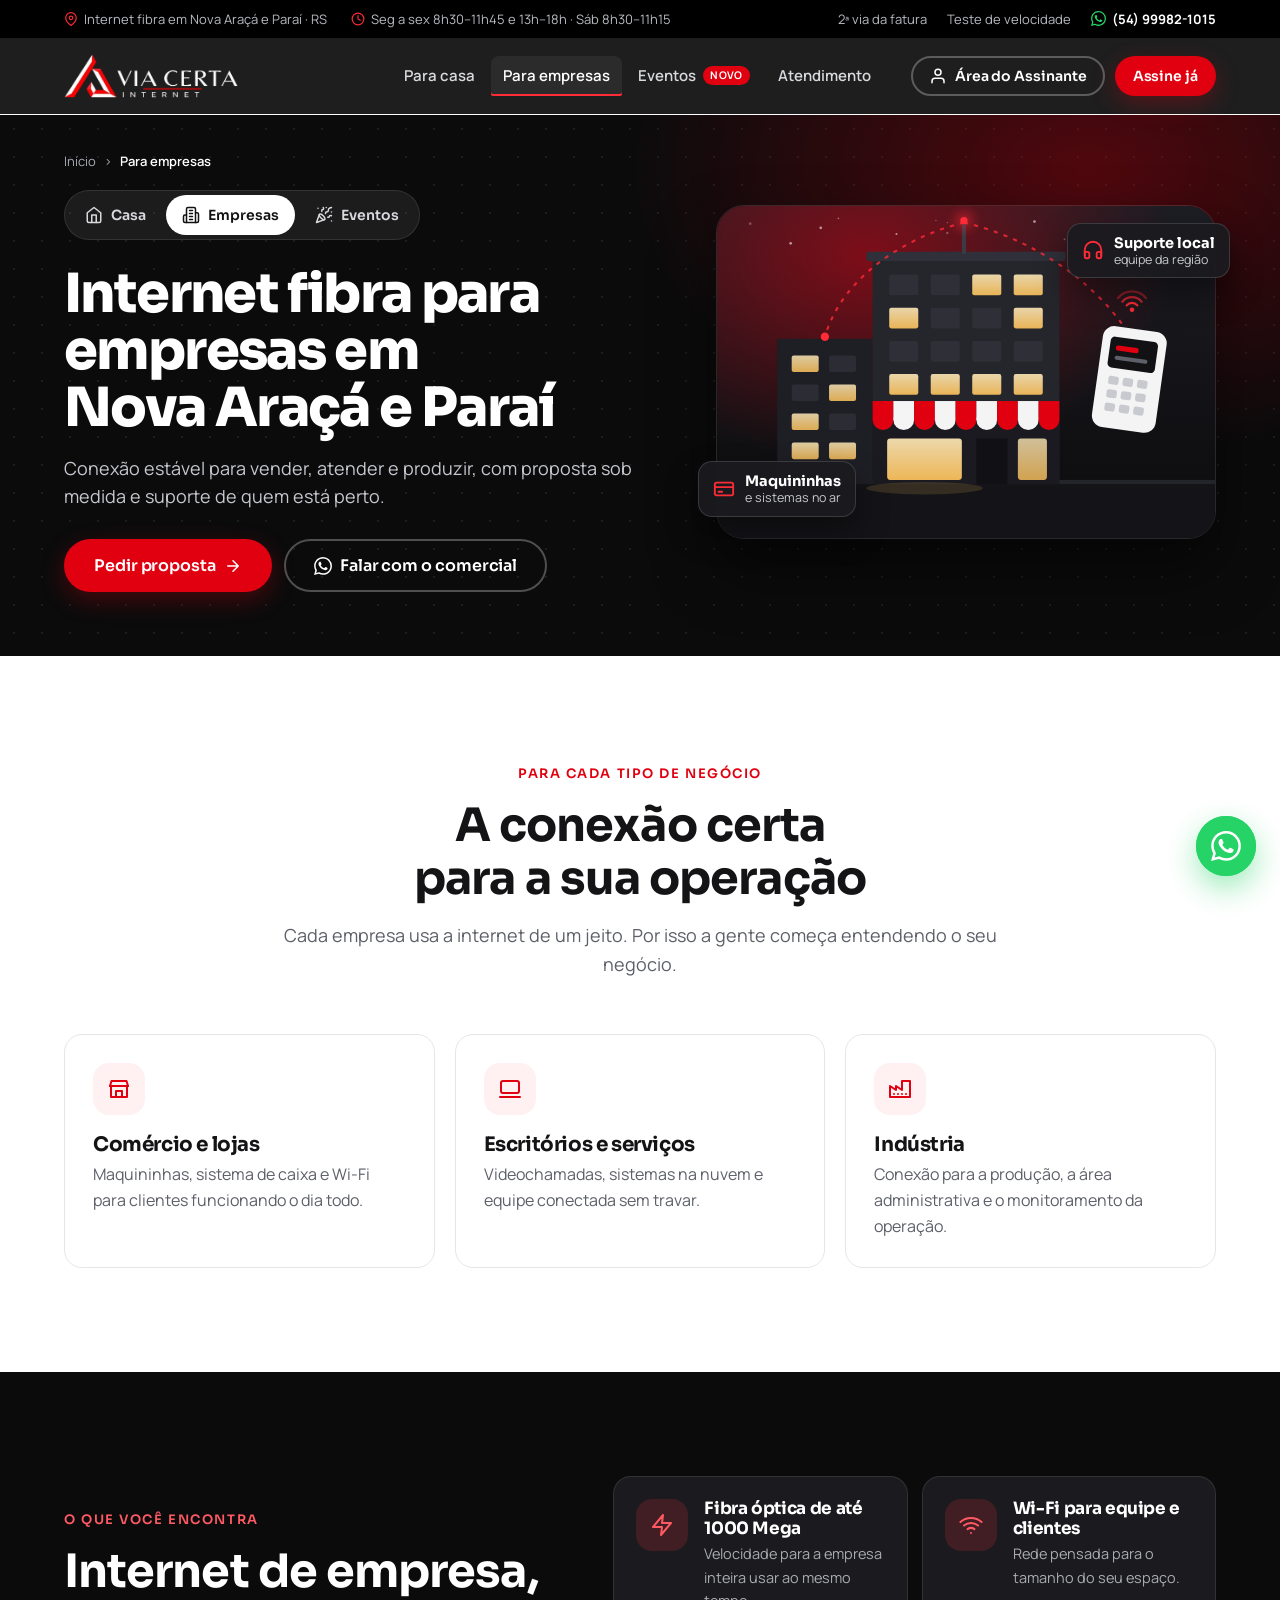
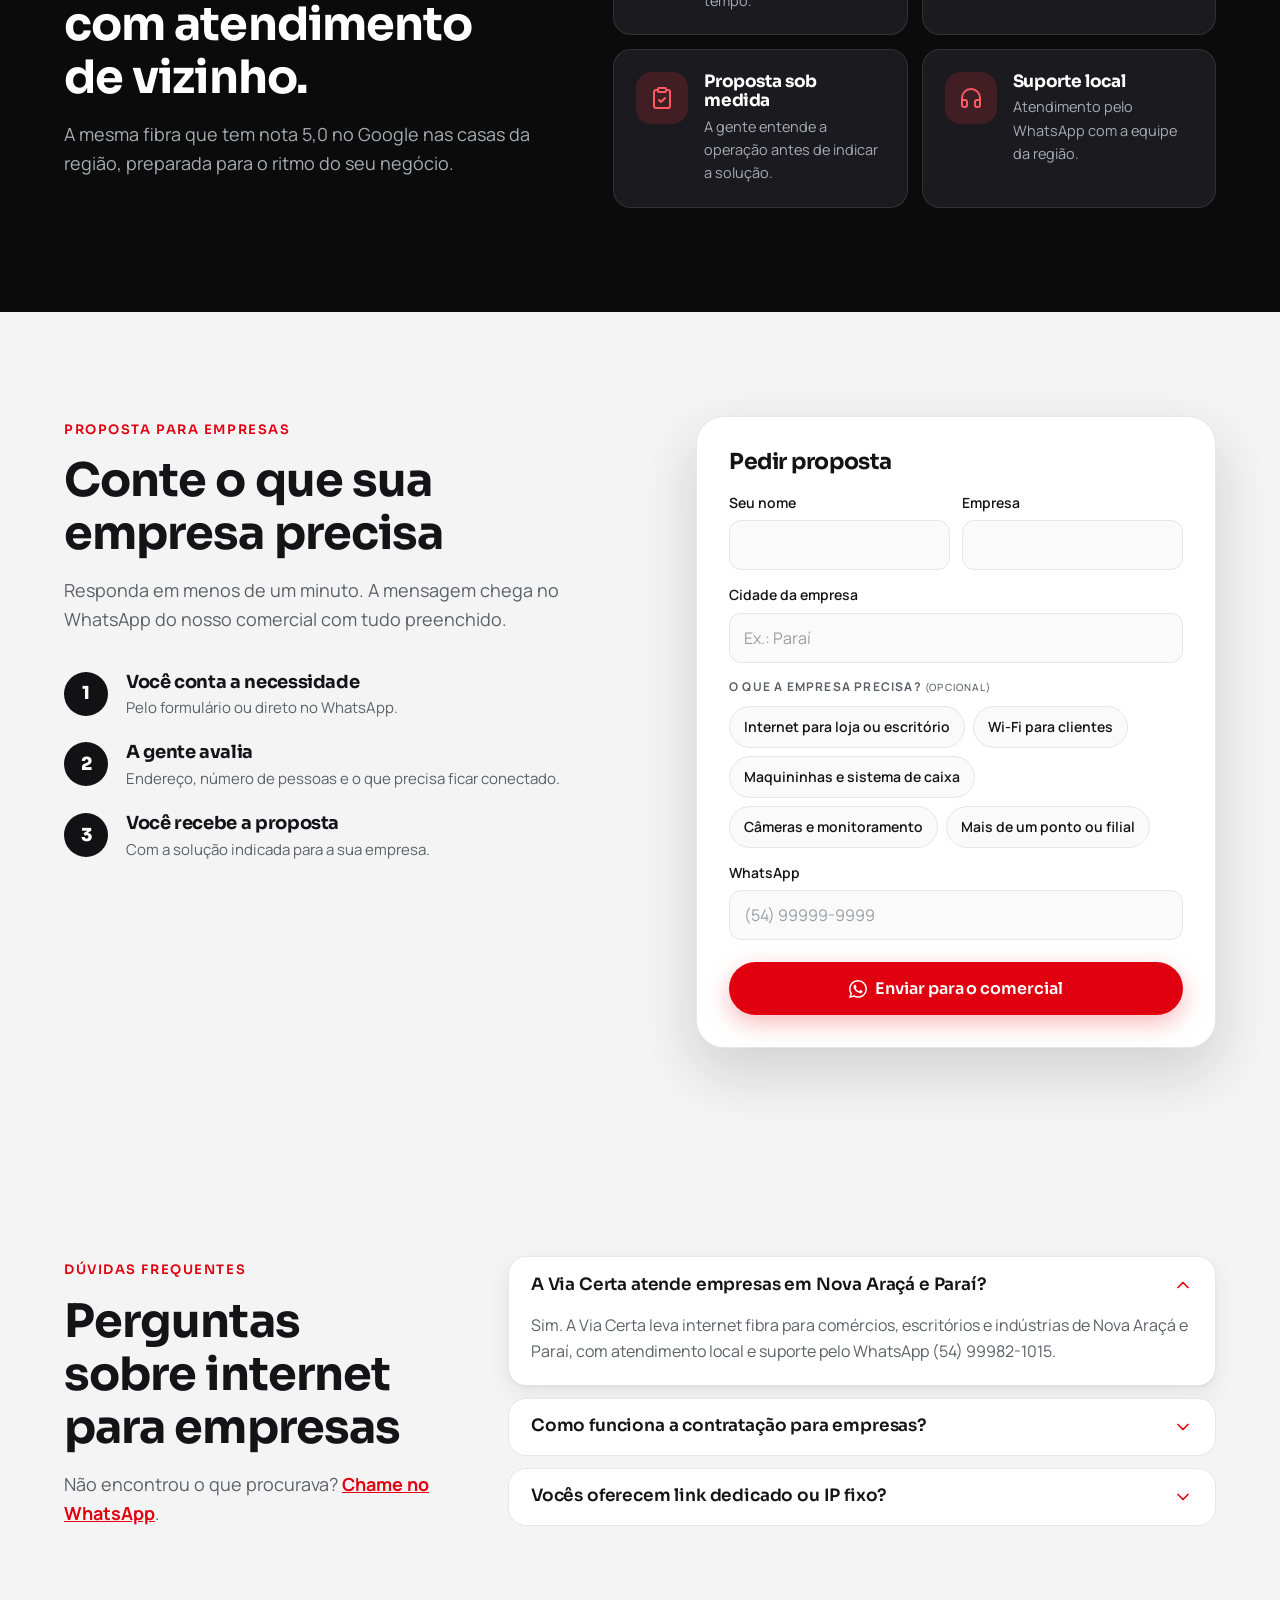
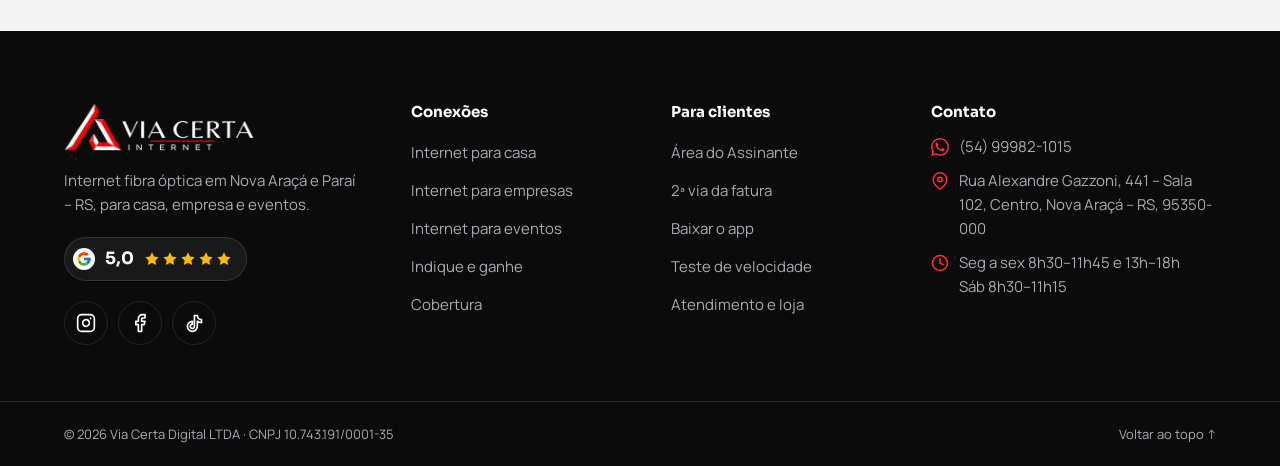
<file: empresas.html>
<!doctype html>
<html lang="pt-BR">
<head>
  <meta charset="utf-8">
  <meta name="viewport" content="width=device-width, initial-scale=1, viewport-fit=cover">
  <title>Internet para empresas em Nova Araçá e Paraí | Via Certa</title>
  <meta name="description" content="Internet fibra para comércio, escritório e indústria em Nova Araçá e Paraí (RS). Proposta sob medida e suporte local. Fale com o comercial da Via Certa.">
  <meta name="robots" content="index, follow, max-image-preview:large, max-snippet:-1">
  <!-- Quando o domínio estiver definido, adicione: <link rel="canonical" href="https://SEU-DOMINIO.com.br/ESTA-PAGINA"> -->
  <meta name="theme-color" content="#0b0b0c">
  <meta name="geo.region" content="BR-RS">
  <meta name="geo.placename" content="Nova Araçá">
  <meta name="geo.position" content="-28.6588;-51.7441">
  <meta name="ICBM" content="-28.6588, -51.7441">

  <meta property="og:type" content="website">
  <meta property="og:locale" content="pt_BR">
  <meta property="og:site_name" content="Via Certa Internet">
  <meta property="og:title" content="Internet para empresas em Nova Araçá e Paraí | Via Certa">
  <meta property="og:description" content="Internet fibra para comércio, escritório e indústria em Nova Araçá e Paraí (RS). Proposta sob medida e suporte local. Fale com o comercial da Via Certa.">
  <meta property="og:image" content="assets/img/og-image.jpg">
  <meta property="og:image:width" content="1200">
  <meta property="og:image:height" content="630">
  <meta name="twitter:card" content="summary_large_image">

  <link rel="icon" type="image/png" href="assets/img/favicon.png">
  <link rel="apple-touch-icon" href="assets/img/apple-touch-icon.png">
  <link rel="manifest" href="site.webmanifest">

  <link rel="preload" href="assets/fonts/sora-latin.woff2" as="font" type="font/woff2" crossorigin>
  <link rel="preload" href="assets/fonts/manrope-latin.woff2" as="font" type="font/woff2" crossorigin>
  <link rel="stylesheet" href="assets/css/style.css">

  <script type="application/ld+json">
  {
    "@context": "https://schema.org",
    "@graph": [
      {
        "@type": "LocalBusiness",
        "@id": "./#empresa",
        "name": "Via Certa Internet",
        "telephone": "+55-54-99982-1015",
        "address": {
          "@type": "PostalAddress",
          "streetAddress": "Rua Alexandre Gazzoni, 441, Sala 102",
          "addressLocality": "Nova Araçá",
          "addressRegion": "RS",
          "postalCode": "95350-000",
          "addressCountry": "BR"
        },
        "url": "./"
      },
      {
        "@type": "BreadcrumbList",
        "itemListElement": [
          {
            "@type": "ListItem",
            "position": 1,
            "name": "Início",
            "item": "./"
          },
          {
            "@type": "ListItem",
            "position": 2,
            "name": "Internet para empresas",
            "item": "empresas.html"
          }
        ]
      },
      {
        "@type": "Service",
        "@id": "empresas.html#servico",
        "name": "Internet fibra para empresas em Nova Araçá e Paraí",
        "serviceType": "Internet corporativa por fibra óptica",
        "provider": {
          "@id": "./#empresa"
        },
        "areaServed": [
          {
            "@type": "City",
            "name": "Nova Araçá",
            "sameAs": [
              "https://www.wikidata.org/wiki/Q1757678",
              "https://pt.wikipedia.org/wiki/Nova_Ara%C3%A7%C3%A1"
            ]
          },
          {
            "@type": "City",
            "name": "Paraí",
            "sameAs": [
              "https://www.wikidata.org/wiki/Q1757405",
              "https://pt.wikipedia.org/wiki/Para%C3%AD"
            ]
          }
        ],
        "audience": {
          "@type": "BusinessAudience",
          "name": "Comércio, escritórios e indústrias"
        }
      },
      {
        "@type": "FAQPage",
        "@id": "empresas.html#duvidas",
        "inLanguage": "pt-BR",
        "mainEntity": [
          {
            "@type": "Question",
            "name": "A Via Certa atende empresas em Nova Araçá e Paraí?",
            "acceptedAnswer": {
              "@type": "Answer",
              "text": "Sim. A Via Certa leva internet fibra para comércios, escritórios e indústrias de Nova Araçá e Paraí, com atendimento local e suporte pelo WhatsApp (54) 99982-1015."
            }
          },
          {
            "@type": "Question",
            "name": "Como funciona a contratação para empresas?",
            "acceptedAnswer": {
              "@type": "Answer",
              "text": "Você conta o que a empresa precisa pelo formulário ou pelo WhatsApp, nossa equipe avalia o endereço e a operação e envia uma proposta sob medida."
            }
          },
          {
            "@type": "Question",
            "name": "Vocês oferecem link dedicado ou IP fixo?",
            "acceptedAnswer": {
              "@type": "Answer",
              "text": "Fale com o comercial: a equipe avalia a necessidade da sua empresa e informa as opções disponíveis no seu endereço."
            }
          }
        ]
      }
    ]
  }
  </script>

  <script src="assets/js/config.js" defer></script>
  <script src="assets/js/main.js" defer></script>
</head>
<body>

  <!-- Ícones (usados com <use href="#i-nome">) -->
  <svg width="0" height="0" style="position:absolute" aria-hidden="true" focusable="false">
  <defs>
    <symbol id="i-wifi" viewBox="0 0 24 24"><path d="M5 12.55a11 11 0 0 1 14.08 0"/><path d="M1.42 9a16 16 0 0 1 21.16 0"/><path d="M8.53 16.11a6 6 0 0 1 6.95 0"/><path d="M12 20h.01"/></symbol>
    <symbol id="i-receipt" viewBox="0 0 24 24"><path d="M14 2H6a2 2 0 0 0-2 2v16a2 2 0 0 0 2 2h12a2 2 0 0 0 2-2V8z"/><path d="M14 2v6h6"/><path d="M16 13H8"/><path d="M16 17H8"/><path d="M10 9H8"/></symbol>
    <symbol id="i-user" viewBox="0 0 24 24"><path d="M20 21v-2a4 4 0 0 0-4-4H8a4 4 0 0 0-4 4v2"/><circle cx="12" cy="7" r="4"/></symbol>
    <symbol id="i-users" viewBox="0 0 24 24"><path d="M17 21v-2a4 4 0 0 0-4-4H5a4 4 0 0 0-4 4v2"/><circle cx="9" cy="7" r="4"/><path d="M23 21v-2a4 4 0 0 0-3-3.87M16 3.13a4 4 0 0 1 0 7.75"/></symbol>
    <symbol id="i-headset" viewBox="0 0 24 24"><path d="M3 18v-6a9 9 0 0 1 18 0v6"/><path d="M21 19a2 2 0 0 1-2 2h-1a2 2 0 0 1-2-2v-3a2 2 0 0 1 2-2h3zM3 19a2 2 0 0 0 2 2h1a2 2 0 0 0 2-2v-3a2 2 0 0 0-2-2H3z"/></symbol>
    <symbol id="i-gauge" viewBox="0 0 24 24"><path d="m12 14 4-4"/><path d="M3.34 19a10 10 0 1 1 17.32 0"/></symbol>
    <symbol id="i-pin" viewBox="0 0 24 24"><path d="M21 10c0 7-9 13-9 13s-9-6-9-13a9 9 0 0 1 18 0z"/><circle cx="12" cy="10" r="3"/></symbol>
    <symbol id="i-gift" viewBox="0 0 24 24"><path d="M20 12v10H4V12"/><path d="M2 7h20v5H2z"/><path d="M12 22V7"/><path d="M12 7H7.5a2.5 2.5 0 0 1 0-5C11 2 12 7 12 7z"/><path d="M12 7h4.5a2.5 2.5 0 0 0 0-5C13 2 12 7 12 7z"/></symbol>
    <symbol id="i-check" viewBox="0 0 24 24"><path d="M20 6 9 17l-5-5"/></symbol>
    <symbol id="i-star" viewBox="0 0 24 24"><path fill="currentColor" stroke="none" d="m12 2 3.09 6.26L22 9.27l-5 4.87 1.18 6.88L12 17.77l-6.18 3.25L7 14.14 2 9.27l6.91-1.01z"/></symbol>
    <symbol id="i-tv" viewBox="0 0 24 24"><rect x="2" y="7" width="20" height="15" rx="2"/><path d="m17 2-5 5-5-5"/></symbol>
    <symbol id="i-film" viewBox="0 0 24 24"><rect x="2" y="2" width="20" height="20" rx="2.18"/><path d="M7 2v20M17 2v20M2 12h20M2 7h5M2 17h5M17 17h5M17 7h5"/></symbol>
    <symbol id="i-book" viewBox="0 0 24 24"><path d="M2 3h6a4 4 0 0 1 4 4v14a3 3 0 0 0-3-3H2z"/><path d="M22 3h-6a4 4 0 0 0-4 4v14a3 3 0 0 1 3-3h7z"/></symbol>
    <symbol id="i-cap" viewBox="0 0 24 24"><path d="M22 10 12 5 2 10l10 5 10-5z"/><path d="M6 12v5c3 3 9 3 12 0v-5"/></symbol>
    <symbol id="i-game" viewBox="0 0 24 24"><path d="M6 12h4M8 10v4M15 13h.01M18 11h.01"/><rect x="2" y="6" width="20" height="12" rx="2"/></symbol>
    <symbol id="i-phone" viewBox="0 0 24 24"><path d="M22 16.92v3a2 2 0 0 1-2.18 2 19.79 19.79 0 0 1-8.63-3.07 19.5 19.5 0 0 1-6-6 19.79 19.79 0 0 1-3.07-8.67A2 2 0 0 1 4.11 2h3a2 2 0 0 1 2 1.72c.13.96.36 1.9.7 2.81a2 2 0 0 1-.45 2.11L8.09 9.91a16 16 0 0 0 6 6l1.27-1.27a2 2 0 0 1 2.11-.45c.91.34 1.85.57 2.81.7A2 2 0 0 1 22 16.92z"/></symbol>
    <symbol id="i-clock" viewBox="0 0 24 24"><circle cx="12" cy="12" r="10"/><path d="M12 6v6l4 2"/></symbol>
    <symbol id="i-arrow" viewBox="0 0 24 24"><path d="M5 12h14M12 5l7 7-7 7"/></symbol>
    <symbol id="i-left" viewBox="0 0 24 24"><path d="m15 18-6-6 6-6"/></symbol>
    <symbol id="i-right" viewBox="0 0 24 24"><path d="m9 18 6-6-6-6"/></symbol>
    <symbol id="i-down" viewBox="0 0 24 24"><path d="m6 9 6 6 6-6"/></symbol>
    <symbol id="i-menu" viewBox="0 0 24 24"><path d="M3 6h18M3 12h18M3 18h18"/></symbol>
    <symbol id="i-x" viewBox="0 0 24 24"><path d="M18 6 6 18M6 6l12 12"/></symbol>
    <symbol id="i-home" viewBox="0 0 24 24"><path d="m3 9 9-7 9 7v11a2 2 0 0 1-2 2H5a2 2 0 0 1-2-2z"/><path d="M9 22V12h6v10"/></symbol>
    <symbol id="i-building" viewBox="0 0 24 24"><path d="M6 22V4a2 2 0 0 1 2-2h8a2 2 0 0 1 2 2v18z"/><path d="M6 12H4a2 2 0 0 0-2 2v6a2 2 0 0 0 2 2h2"/><path d="M18 9h2a2 2 0 0 1 2 2v9a2 2 0 0 1-2 2h-2"/><path d="M10 6h4M10 10h4M10 14h4M10 18h4"/></symbol>
    <symbol id="i-party" viewBox="0 0 24 24"><path d="M5.8 11.3 2 22l10.7-3.79"/><path d="M4 3h.01M22 8h.01M15 2h.01M22 20h.01"/><path d="m22 2-2.24.75a2.9 2.9 0 0 0-1.96 3.12c.1.86-.57 1.63-1.45 1.63h-.38c-.86 0-1.6.6-1.76 1.44L14 10"/><path d="m22 13-.82-.33c-.86-.34-1.82.2-1.98 1.11-.11.7-.72 1.22-1.43 1.22H17"/><path d="m11 2 .33.82c.34.86-.2 1.82-1.11 1.98C9.52 4.9 9 5.52 9 6.23V7"/><path d="M11 13c1.93 1.93 2.83 4.17 2 5-.83.83-3.07-.07-5-2-1.93-1.93-2.83-4.17-2-5 .83-.83 3.07.07 5 2z"/></symbol>
    <symbol id="i-briefcase" viewBox="0 0 24 24"><rect x="2" y="7" width="20" height="14" rx="2"/><path d="M16 21V5a2 2 0 0 0-2-2h-4a2 2 0 0 0-2 2v16"/></symbol>
    <symbol id="i-store" viewBox="0 0 24 24"><path d="M3 9 4.5 4h15L21 9"/><path d="M4 9v11h16V9"/><path d="M3 9h18"/><path d="M9 20v-6h6v6"/></symbol>
    <symbol id="i-laptop" viewBox="0 0 24 24"><rect x="3" y="4" width="18" height="12" rx="2"/><path d="M2 20h20"/></symbol>
    <symbol id="i-factory" viewBox="0 0 24 24"><path d="M2 20V9l6 4V9l6 4V4h8v16z"/><path d="M6 17h.01M10 17h.01M14 17h.01M18 17h.01"/></symbol>
    <symbol id="i-card" viewBox="0 0 24 24"><rect x="2" y="5" width="20" height="14" rx="2"/><path d="M2 10h20M6 15h4"/></symbol>
    <symbol id="i-video" viewBox="0 0 24 24"><path d="m22 8-6 4 6 4z"/><rect x="2" y="6" width="14" height="12" rx="2"/></symbol>
    <symbol id="i-signal" viewBox="0 0 24 24"><path d="M2 20h.01M7 20v-4M12 20v-8M17 20V8M22 4v16"/></symbol>
    <symbol id="i-activity" viewBox="0 0 24 24"><path d="M22 12h-4l-3 9L9 3l-3 9H2"/></symbol>
    <symbol id="i-clipboard" viewBox="0 0 24 24"><rect x="8" y="2" width="8" height="4" rx="1"/><path d="M16 4h2a2 2 0 0 1 2 2v14a2 2 0 0 1-2 2H6a2 2 0 0 1-2-2V6a2 2 0 0 1 2-2h2"/><path d="m9 14 2 2 4-4"/></symbol>
    <symbol id="i-wrench" viewBox="0 0 24 24"><path d="M14.7 6.3a1 1 0 0 0 0 1.4l1.6 1.6a1 1 0 0 0 1.4 0l3.77-3.77a6 6 0 0 1-7.94 7.94l-6.91 6.91a2.12 2.12 0 0 1-3-3l6.91-6.91a6 6 0 0 1 7.94-7.94l-3.76 3.76z"/></symbol>
    <symbol id="i-shield" viewBox="0 0 24 24"><path d="M12 22s8-4 8-10V5l-8-3-8 3v7c0 6 8 10 8 10z"/><path d="m9 12 2 2 4-4"/></symbol>
    <symbol id="i-calendar" viewBox="0 0 24 24"><rect x="3" y="4" width="18" height="18" rx="2"/><path d="M16 2v4M8 2v4M3 10h18"/></symbol>
    <symbol id="i-heart" viewBox="0 0 24 24"><path d="M19 14c1.49-1.46 3-3.21 3-5.5A5.5 5.5 0 0 0 16.5 3c-1.76 0-3 .5-4.5 2-1.5-1.5-2.74-2-4.5-2A5.5 5.5 0 0 0 2 8.5c0 2.3 1.5 4.05 3 5.5l7 7z"/></symbol>
    <symbol id="i-trophy" viewBox="0 0 24 24"><path d="M6 9H4.5a2.5 2.5 0 0 1 0-5H6"/><path d="M18 9h1.5a2.5 2.5 0 0 0 0-5H18"/><path d="M4 22h16"/><path d="M10 14.66V17c0 .55-.47.98-.97 1.21C7.85 18.75 7 20.24 7 22"/><path d="M14 14.66V17c0 .55.47.98.97 1.21C16.15 18.75 17 20.24 17 22"/><path d="M18 2H6v7a6 6 0 0 0 12 0z"/></symbol>
    <symbol id="i-music" viewBox="0 0 24 24"><path d="M9 18V5l12-2v13"/><circle cx="6" cy="18" r="3"/><circle cx="18" cy="16" r="3"/></symbol>
    <symbol id="i-mic" viewBox="0 0 24 24"><path d="M12 2a3 3 0 0 0-3 3v7a3 3 0 0 0 6 0V5a3 3 0 0 0-3-3z"/><path d="M19 10v2a7 7 0 0 1-14 0v-2"/><path d="M12 19v3"/></symbol>
    <symbol id="i-mobile" viewBox="0 0 24 24"><rect x="5" y="2" width="14" height="20" rx="2"/><path d="M12 18h.01"/></symbol>
    <symbol id="i-zap" viewBox="0 0 24 24"><path d="M13 2 3 14h9l-1 8 10-12h-9z"/></symbol>
    <symbol id="i-wallet" viewBox="0 0 24 24"><path d="M21 12V7H5a2 2 0 0 1 0-4h14v4"/><path d="M3 5v14a2 2 0 0 0 2 2h16v-5"/><path d="M18 12a2 2 0 0 0 0 4h4v-4z"/></symbol>
    <symbol id="i-bag" viewBox="0 0 24 24"><path d="M6 2 3 6v14a2 2 0 0 0 2 2h14a2 2 0 0 0 2-2V6l-3-4z"/><path d="M3 6h18"/><path d="M16 10a4 4 0 0 1-8 0"/></symbol>
    <symbol id="i-external" viewBox="0 0 24 24"><path d="M18 13v6a2 2 0 0 1-2 2H5a2 2 0 0 1-2-2V8a2 2 0 0 1 2-2h6"/><path d="M15 3h6v6M10 14 21 3"/></symbol>
    <symbol id="i-whatsapp" viewBox="0 0 24 24"><path fill="currentColor" stroke="none" d="M17.47 14.38c-.3-.15-1.76-.87-2.03-.97-.27-.1-.47-.15-.67.15-.2.3-.77.97-.94 1.16-.17.2-.35.22-.64.08-.3-.15-1.26-.47-2.39-1.48-.88-.79-1.48-1.76-1.65-2.06-.17-.3-.02-.46.13-.6.13-.14.3-.35.45-.52.15-.18.2-.3.3-.5.1-.2.05-.37-.03-.52-.07-.15-.67-1.61-.91-2.2-.24-.58-.49-.5-.67-.51h-.57c-.2 0-.52.07-.79.37-.27.3-1.04 1.02-1.04 2.48s1.06 2.88 1.21 3.07c.15.2 2.1 3.2 5.08 4.49.71.31 1.26.49 1.7.63.71.22 1.36.19 1.87.12.57-.09 1.76-.72 2-1.41.25-.7.25-1.29.18-1.41-.08-.13-.28-.2-.57-.35zM12.05 21.79h-.01a9.87 9.87 0 0 1-5.03-1.38l-.36-.21-3.74.98 1-3.65-.24-.37a9.86 9.86 0 0 1-1.51-5.26c0-5.45 4.44-9.88 9.89-9.88 2.64 0 5.12 1.03 6.99 2.9a9.83 9.83 0 0 1 2.89 6.99c0 5.45-4.44 9.88-9.88 9.88zm8.41-18.3A11.82 11.82 0 0 0 12.05 0C5.5 0 .16 5.34.16 11.89c0 2.1.55 4.14 1.59 5.95L.06 24l6.3-1.65a11.88 11.88 0 0 0 5.68 1.45h.01c6.55 0 11.89-5.34 11.89-11.89a11.82 11.82 0 0 0-3.48-8.41z"/></symbol>
    <symbol id="i-instagram" viewBox="0 0 24 24"><rect x="2" y="2" width="20" height="20" rx="5"/><path d="M16 11.37A4 4 0 1 1 12.63 8 4 4 0 0 1 16 11.37zM17.5 6.5h.01"/></symbol>
    <symbol id="i-facebook" viewBox="0 0 24 24"><path d="M18 2h-3a5 5 0 0 0-5 5v3H7v4h3v8h4v-8h3l1-4h-4V7a1 1 0 0 1 1-1h3z"/></symbol>
    <symbol id="i-tiktok" viewBox="0 0 24 24"><path d="M16 3a5 5 0 0 0 5 5v3.5a8.5 8.5 0 0 1-5-1.6V16a6 6 0 1 1-6-6v3.6A2.5 2.5 0 1 0 12.5 16V3z"/></symbol>
    <symbol id="i-play" viewBox="0 0 24 24"><path fill="currentColor" stroke="none" d="M3.6 1.8c-.3.3-.5.8-.5 1.4v17.6c0 .6.2 1.1.5 1.4l.1.1 9.9-9.9v-.2L3.7 1.7zM16.9 15.6l-3.3-3.3v-.2l3.3-3.3.1.04 3.9 2.2c1.1.6 1.1 1.7 0 2.3l-3.9 2.2zM17 15.5 13.6 12 3.6 22.2c.4.4 1 .4 1.7.05L17 15.5M17 8.5 5.3 1.8c-.7-.4-1.3-.3-1.7.1L13.6 12z"/></symbol>
    <symbol id="i-apple" viewBox="0 0 24 24"><path fill="currentColor" stroke="none" d="M16.37 12.6c-.02-2.34 1.91-3.47 2-3.52-1.09-1.6-2.79-1.82-3.39-1.84-1.44-.15-2.82.85-3.55.85-.73 0-1.86-.83-3.06-.81-1.57.02-3.02.92-3.83 2.33-1.64 2.84-.42 7.04 1.17 9.35.78 1.13 1.71 2.39 2.93 2.35 1.18-.05 1.62-.76 3.04-.76 1.42 0 1.82.76 3.06.73 1.27-.02 2.07-1.15 2.84-2.29.9-1.31 1.27-2.58 1.29-2.65-.03-.01-2.47-.95-2.5-3.76zM14.04 5.72c.65-.79 1.09-1.88.97-2.97-.94.04-2.07.62-2.74 1.41-.6.7-1.13 1.81-.99 2.88 1.05.08 2.12-.53 2.76-1.32z"/></symbol>
    <symbol id="i-google" viewBox="0 0 48 48"><path fill="#FFC107" stroke="none" d="M43.61 20.08H42V20H24v8h11.3c-1.65 4.66-6.08 8-11.3 8-6.63 0-12-5.37-12-12s5.37-12 12-12c3.06 0 5.84 1.15 7.96 3.04l5.66-5.66C34.05 6.05 29.27 4 24 4 12.95 4 4 12.95 4 24s8.95 20 20 20 20-8.95 20-20c0-1.34-.14-2.65-.39-3.92z"/><path fill="#FF3D00" stroke="none" d="m6.31 14.69 6.57 4.82C14.66 15.11 18.96 12 24 12c3.06 0 5.84 1.15 7.96 3.04l5.66-5.66C34.05 6.05 29.27 4 24 4 16.32 4 9.66 8.34 6.31 14.69z"/><path fill="#4CAF50" stroke="none" d="M24 44c5.17 0 9.86-1.98 13.41-5.19l-6.19-5.24A11.91 11.91 0 0 1 24 36c-5.2 0-9.62-3.32-11.28-7.95l-6.52 5.03C9.5 39.56 16.23 44 24 44z"/><path fill="#1976D2" stroke="none" d="M43.61 20.08H42V20H24v8h11.3a12.04 12.04 0 0 1-4.09 5.57l6.19 5.24C36.97 39.2 44 34 44 24c0-1.34-.14-2.65-.39-3.92z"/></symbol>
  </defs>
  </svg>
  <a class="skip-link" href="#conteudo">Pular para o conteúdo</a>

  <!-- ===== CABEÇALHO (igual em todas as páginas) ===== -->
  <header class="site-header" id="topo">
    <div class="topbar">
      <div class="container topbar__inner">
        <p class="topbar__item"><svg class="i" aria-hidden="true"><use href="#i-pin"/></svg> Internet fibra em Nova Araçá e Paraí · RS</p>
        <p class="topbar__item topbar__hide-sm"><svg class="i" aria-hidden="true"><use href="#i-clock"/></svg> Seg a sex 8h30–11h45 e 13h–18h · Sáb 8h30–11h15</p>
        <div class="topbar__links">
          <a href="#" data-link="segundaVia">2ª via da fatura</a>
          <a href="#" data-link="testeVelocidade">Teste de velocidade</a>
          <a href="https://wa.me/5554999821015" data-wa="Olá! Vim pelo site da Via Certa Internet e gostaria de atendimento. Sou de {cidade}." data-wa-ctx="geral" target="_blank" rel="noopener" class="topbar__wa"><svg class="i" aria-hidden="true"><use href="#i-whatsapp"/></svg> (54) 99982-1015</a>
        </div>
      </div>
    </div>

    <div class="navbar">
      <div class="container navbar__inner">
        <a href="./" class="brand" aria-label="Via Certa Internet - página inicial">
          <picture>
            <source type="image/webp" srcset="assets/img/logo-branco.webp">
            <img src="assets/img/logo-branco.png" alt="Via Certa Internet" width="400" height="101" fetchpriority="high">
          </picture>
        </a>

        <nav class="nav" id="menu" aria-label="Menu principal">
          <ul class="nav__list">
            <li><a href="residencial.html">Para casa</a></li>
            <li><a href="empresas.html" aria-current="page">Para empresas</a></li>
            <li><a href="eventos.html">Eventos <span class="nav__new">Novo</span></a></li>
            <li><a href="atendimento.html">Atendimento</a></li>
          </ul>
          <div class="nav__mobile-extra">
            <button type="button" class="btn btn--ghost-light btn--block" data-open-cliente><svg class="i" aria-hidden="true"><use href="#i-user"/></svg> Área do Assinante</button>
            <a href="https://wa.me/5554999821015" data-wa="Olá! Vim pelo site da Via Certa Internet e gostaria de atendimento. Sou de {cidade}." data-wa-ctx="geral" target="_blank" rel="noopener" class="nav__mobile-wa"><svg class="i" aria-hidden="true"><use href="#i-whatsapp"/></svg> (54) 99982-1015</a>
          </div>
        </nav>

        <div class="navbar__actions">
          <button type="button" class="btn btn--ghost-light btn--sm navbar__cliente" data-open-cliente><svg class="i" aria-hidden="true"><use href="#i-user"/></svg><span>Área do Assinante</span></button>
          <a href="residencial.html#planos" class="btn btn--red btn--sm navbar__cta">Assine já</a>
          <button type="button" class="nav-toggle" aria-expanded="false" aria-controls="menu" aria-label="Abrir menu">
            <svg class="i i--open" aria-hidden="true"><use href="#i-menu"/></svg>
            <svg class="i i--close" aria-hidden="true"><use href="#i-x"/></svg>
          </button>
        </div>
      </div>
    </div>
  </header>

  <main id="conteudo">
    <section class="page-hero page-hero--empresas">
      <div class="page-hero__bg" aria-hidden="true"></div>
      <div class="container page-hero__inner">
        <div class="page-hero__copy">
          <nav class="crumbs" aria-label="Você está em"><a href="./">Início</a><span aria-hidden="true">›</span><span aria-current="page">Para empresas</span></nav>
          <nav class="seg-tabs" aria-label="Tipos de conexão"><a href="residencial.html"><svg class="i" aria-hidden="true"><use href="#i-home"/></svg><span>Casa</span></a><a href="empresas.html" aria-current="page"><svg class="i" aria-hidden="true"><use href="#i-building"/></svg><span>Empresas</span></a><a href="eventos.html"><svg class="i" aria-hidden="true"><use href="#i-party"/></svg><span>Eventos</span></a></nav>
          <h1 class="page-hero__title">Internet fibra para empresas em Nova Araçá e Paraí</h1>
          <p class="page-hero__lead">Conexão estável para vender, atender e produzir, com proposta sob medida e suporte de quem está perto.</p>
          <div class="page-hero__ctas"><a href="#proposta" class="btn btn--red btn--lg">Pedir proposta <svg class="i" aria-hidden="true"><use href="#i-arrow"/></svg></a><a href="https://wa.me/5554999821015" data-wa="Olá! Quero conhecer as soluções de internet da Via Certa para minha empresa em {cidade}." data-wa-ctx="empresa" target="_blank" rel="noopener" class="btn btn--ghost-light btn--lg"><svg class="i" aria-hidden="true"><use href="#i-whatsapp"/></svg> Falar com o comercial</a></div>
        </div>
        <div class="page-hero__art"><img src="assets/img/ilustra-empresa.svg" alt="Ilustração de prédio comercial e loja conectados à internet fibra" width="480" height="320" fetchpriority="high"><div class="art-chip art-chip--a"><svg class="i" aria-hidden="true"><use href="#i-card"/></svg><span><strong>Maquininhas</strong>e sistemas no ar</span></div><div class="art-chip art-chip--b"><svg class="i" aria-hidden="true"><use href="#i-headset"/></svg><span><strong>Suporte local</strong>equipe da região</span></div></div>
      </div>
    </section>

    <!-- ===== PARA QUEM ===== -->
    <section class="section" aria-labelledby="setores-titulo">
      <div class="container">
        <header class="section-head">
          <p class="eyebrow">Para cada tipo de negócio</p>
          <h2 class="section-title" id="setores-titulo">A conexão certa para a sua operação</h2>
          <p class="section-lead">Cada empresa usa a internet de um jeito. Por isso a gente começa entendendo o seu negócio.</p>
        </header>
        <div class="sectors">
<article class="sector"><span class="sector__icon"><svg class="i" aria-hidden="true"><use href="#i-store"/></svg></span><h3>Comércio e lojas</h3><p>Maquininhas, sistema de caixa e Wi-Fi para clientes funcionando o dia todo.</p></article>
<article class="sector"><span class="sector__icon"><svg class="i" aria-hidden="true"><use href="#i-laptop"/></svg></span><h3>Escritórios e serviços</h3><p>Videochamadas, sistemas na nuvem e equipe conectada sem travar.</p></article>
<article class="sector"><span class="sector__icon"><svg class="i" aria-hidden="true"><use href="#i-factory"/></svg></span><h3>Indústria</h3><p>Conexão para a produção, a área administrativa e o monitoramento da operação.</p></article>
        </div>
      </div>
    </section>

    <!-- ===== O QUE OFERECEMOS ===== -->
    <section class="section section--dark" aria-labelledby="recursos-titulo">
      <div class="container features-wrap">
        <header class="section-head section-head--left section-head--light">
          <p class="eyebrow eyebrow--light">O que você encontra</p>
          <h2 class="section-title" id="recursos-titulo">Internet de empresa, com atendimento de vizinho.</h2>
          <p class="section-lead">A mesma fibra que tem nota 5,0 no Google nas casas da região, preparada para o ritmo do seu negócio.</p>
        </header>
        <ul class="features">
<li class="feature"><span class="feature__icon"><svg class="i" aria-hidden="true"><use href="#i-zap"/></svg></span><div><h3>Fibra óptica de até 1000 Mega</h3><p>Velocidade para a empresa inteira usar ao mesmo tempo.</p></div></li>
<li class="feature"><span class="feature__icon"><svg class="i" aria-hidden="true"><use href="#i-wifi"/></svg></span><div><h3>Wi-Fi para equipe e clientes</h3><p>Rede pensada para o tamanho do seu espaço.</p></div></li>
<li class="feature"><span class="feature__icon"><svg class="i" aria-hidden="true"><use href="#i-clipboard"/></svg></span><div><h3>Proposta sob medida</h3><p>A gente entende a operação antes de indicar a solução.</p></div></li>
<li class="feature"><span class="feature__icon"><svg class="i" aria-hidden="true"><use href="#i-headset"/></svg></span><div><h3>Suporte local</h3><p>Atendimento pelo WhatsApp com a equipe da região.</p></div></li>
        </ul>
      </div>
    </section>

    <!-- ===== PROPOSTA ===== -->
    <section class="section proposal" id="proposta" aria-labelledby="proposta-titulo">
      <div class="container proposal__inner">
        <div class="proposal__copy">
          <p class="eyebrow">Proposta para empresas</p>
          <h2 class="section-title" id="proposta-titulo">Conte o que sua empresa precisa</h2>
          <p class="section-lead">Responda em menos de um minuto. A mensagem chega no WhatsApp do nosso comercial com tudo preenchido.</p>
          <ol class="steps steps--dark">
            <li><span class="steps__n" aria-hidden="true">1</span><div><h3>Você conta a necessidade</h3><p>Pelo formulário ou direto no WhatsApp.</p></div></li>
            <li><span class="steps__n" aria-hidden="true">2</span><div><h3>A gente avalia</h3><p>Endereço, número de pessoas e o que precisa ficar conectado.</p></div></li>
            <li><span class="steps__n" aria-hidden="true">3</span><div><h3>Você recebe a proposta</h3><p>Com a solução indicada para a sua empresa.</p></div></li>
          </ol>
        </div>
        <form class="form-card form-card--light" data-form="empresa" novalidate>
          <h3 class="form-card__title">Pedir proposta</h3>
          <div class="field-row">
            <div class="field"><label for="pj-nome">Seu nome</label><input id="pj-nome" name="nome" type="text" autocomplete="name" enterkeyhint="next" required></div>
            <div class="field"><label for="pj-empresa">Empresa</label><input id="pj-empresa" name="empresa" type="text" autocomplete="organization" enterkeyhint="next" required></div>
          </div>
          <div class="field"><label for="pj-cidade">Cidade da empresa</label><input id="pj-cidade" name="cidade" type="text" autocomplete="address-level2" placeholder="Ex.: Paraí" enterkeyhint="next" required></div>
          <fieldset class="field">
            <legend class="field__legend">O que a empresa precisa? <small>(opcional)</small></legend>
            <div class="pick"><label><input type="checkbox" name="necessidade" value="Internet para loja ou escritório"><span>Internet para loja ou escritório</span></label><label><input type="checkbox" name="necessidade" value="Wi-Fi para clientes"><span>Wi-Fi para clientes</span></label><label><input type="checkbox" name="necessidade" value="Maquininhas e sistema de caixa"><span>Maquininhas e sistema de caixa</span></label><label><input type="checkbox" name="necessidade" value="Câmeras e monitoramento"><span>Câmeras e monitoramento</span></label><label><input type="checkbox" name="necessidade" value="Mais de um ponto ou filial"><span>Mais de um ponto ou filial</span></label></div>
          </fieldset>
          <div class="field"><label for="pj-tel">WhatsApp</label><input id="pj-tel" name="telefone" type="tel" inputmode="tel" autocomplete="tel-national" placeholder="(54) 99999-9999" enterkeyhint="send" data-mask="phone" required></div>
          <p class="form-error" role="alert" hidden></p>
          <button type="submit" class="btn btn--red btn--block btn--lg"><svg class="i" aria-hidden="true"><use href="#i-whatsapp"/></svg> Enviar para o comercial</button>
          <div class="form-done" hidden><p>Mensagem pronta! Se o WhatsApp não abriu sozinho, toque no botão abaixo.</p><a href="#" target="_blank" rel="noopener" class="btn btn--dark btn--block" data-form-wa><svg class="i" aria-hidden="true"><use href="#i-whatsapp"/></svg> Abrir o WhatsApp</a></div>
        </form>
      </div>
    </section>

    <section class="section faq" id="duvidas" aria-labelledby="duvidas-titulo">
      <div class="container faq__inner">
        <header class="section-head section-head--left">
          <p class="eyebrow">Dúvidas frequentes</p>
          <h2 class="section-title" id="duvidas-titulo">Perguntas sobre internet para empresas</h2>
          <p class="section-lead">Não encontrou o que procurava? <a href="https://wa.me/5554999821015" data-wa="Olá! Tenho uma dúvida sobre a Via Certa Internet. Sou de {cidade}." data-wa-ctx="empresa" target="_blank" rel="noopener">Chame no WhatsApp</a>.</p>
        </header>
        <div class="faq__list">
          <details open>
            <summary><h3>A Via Certa atende empresas em Nova Araçá e Paraí?</h3><svg class="i" aria-hidden="true"><use href="#i-down"/></svg></summary>
            <p>Sim. A Via Certa leva internet fibra para comércios, escritórios e indústrias de Nova Araçá e Paraí, com atendimento local e suporte pelo WhatsApp (54) 99982-1015.</p>
          </details>
          <details>
            <summary><h3>Como funciona a contratação para empresas?</h3><svg class="i" aria-hidden="true"><use href="#i-down"/></svg></summary>
            <p>Você conta o que a empresa precisa pelo formulário ou pelo WhatsApp, nossa equipe avalia o endereço e a operação e envia uma proposta sob medida.</p>
          </details>
          <details>
            <summary><h3>Vocês oferecem link dedicado ou IP fixo?</h3><svg class="i" aria-hidden="true"><use href="#i-down"/></svg></summary>
            <p>Fale com o comercial: a equipe avalia a necessidade da sua empresa e informa as opções disponíveis no seu endereço.</p>
          </details>
        </div>
      </div>
    </section>
  </main>

  <!-- ===== RODAPÉ (igual em todas as páginas) ===== -->
  <footer class="site-footer">
    <div class="container footer__grid">
      <div class="footer__brand">
        <picture>
          <source type="image/webp" srcset="assets/img/logo-branco.webp">
          <img src="assets/img/logo-branco.png" alt="Via Certa Internet" width="400" height="101" loading="lazy" decoding="async">
        </picture>
        <p>Internet fibra óptica em Nova Araçá e Paraí – RS, para casa, empresa e eventos.</p>
        <a href="./#avaliacoes" class="rating-chip rating-chip--sm" aria-label="Nota 5,0 no Google">
          <svg class="rating-chip__g" aria-hidden="true"><use href="#i-google"/></svg><span class="rating-chip__score">5,0</span><span class="stars" aria-hidden="true"><svg><use href="#i-star"/></svg><svg><use href="#i-star"/></svg><svg><use href="#i-star"/></svg><svg><use href="#i-star"/></svg><svg><use href="#i-star"/></svg></span>
        </a>
        <div class="footer__social">
          <a href="#" data-link="instagram" aria-label="Instagram da Via Certa" hidden><svg class="i" aria-hidden="true"><use href="#i-instagram"/></svg></a>
          <a href="#" data-link="facebook" aria-label="Facebook da Via Certa" hidden><svg class="i" aria-hidden="true"><use href="#i-facebook"/></svg></a>
          <a href="#" data-link="tiktok" aria-label="TikTok da Via Certa" hidden><svg class="i" aria-hidden="true"><use href="#i-tiktok"/></svg></a>
        </div>
      </div>

      <nav class="footer__col" aria-label="Conexões">
        <h2 class="footer__title">Conexões</h2>
        <ul>
          <li><a href="residencial.html">Internet para casa</a></li>
          <li><a href="empresas.html">Internet para empresas</a></li>
          <li><a href="eventos.html">Internet para eventos</a></li>
          <li><a href="residencial.html#indique">Indique e ganhe</a></li>
          <li><a href="residencial.html#cobertura">Cobertura</a></li>
        </ul>
      </nav>

      <nav class="footer__col" aria-label="Para clientes">
        <h2 class="footer__title">Para clientes</h2>
        <ul>
          <li><a href="#" data-link="areaCliente">Área do Assinante</a></li>
          <li><a href="#" data-link="segundaVia">2ª via da fatura</a></li>
          <li><a href="residencial.html#app">Baixar o app</a></li>
          <li><a href="#" data-link="testeVelocidade">Teste de velocidade</a></li>
          <li><a href="atendimento.html">Atendimento e loja</a></li>
        </ul>
      </nav>

      <div class="footer__col footer__contact-col">
        <h2 class="footer__title">Contato</h2>
        <ul class="footer__contact">
          <li><svg class="i" aria-hidden="true"><use href="#i-whatsapp"/></svg><a href="https://wa.me/5554999821015" data-wa="Olá! Vim pelo site da Via Certa Internet e gostaria de atendimento. Sou de {cidade}." data-wa-ctx="geral" target="_blank" rel="noopener">(54) 99982-1015</a></li>
          <li><svg class="i" aria-hidden="true"><use href="#i-pin"/></svg><address>Rua Alexandre Gazzoni, 441 – Sala 102, Centro, Nova Araçá – RS, 95350-000</address></li>
          <li><svg class="i" aria-hidden="true"><use href="#i-clock"/></svg><span>Seg a sex 8h30–11h45 e 13h–18h<br>Sáb 8h30–11h15</span></li>
        </ul>
      </div>
    </div>

    <div class="footer__bottom">
      <div class="container footer__bottom-inner">
        <p>© <span data-year>2026</span> Via Certa Digital LTDA · CNPJ 10.743.191/0001-35</p>
        <a href="#topo" class="footer__top">Voltar ao topo ↑</a>
      </div>
    </div>
  </footer>

  <!-- WhatsApp flutuante (computador) -->
  <a href="https://wa.me/5554999821015" data-wa="Olá! Vim pelo site da Via Certa Internet e gostaria de atendimento. Sou de {cidade}." data-wa-ctx="geral" target="_blank" rel="noopener" class="wa-float" aria-label="Falar no WhatsApp"><svg class="i" aria-hidden="true"><use href="#i-whatsapp"/></svg><span class="wa-float__tip">Fale com a gente</span></a>

  <!-- Barra de ações (celular) -->
  <nav class="mobile-bar" aria-label="Ações rápidas">
    <a href="residencial.html#planos"><svg class="i" aria-hidden="true"><use href="#i-wifi"/></svg><span>Planos</span></a>
    <a href="#" data-link="segundaVia"><svg class="i" aria-hidden="true"><use href="#i-receipt"/></svg><span>2ª via</span></a>
    <button type="button" data-open-cliente><svg class="i" aria-hidden="true"><use href="#i-user"/></svg><span>Assinante</span></button>
    <a href="https://wa.me/5554999821015" data-wa="Olá! Vim pelo site da Via Certa Internet e gostaria de atendimento. Sou de {cidade}." data-wa-ctx="geral" target="_blank" rel="noopener" class="mobile-bar__wa"><svg class="i" aria-hidden="true"><use href="#i-whatsapp"/></svg><span>WhatsApp</span></a>
  </nav>

  <!-- Janela: cidade do contato (abre ao tocar em qualquer botão de WhatsApp) -->
  <dialog class="sheet city-sheet" id="escolher-cidade" aria-labelledby="cidade-titulo">
    <div class="sheet__head">
      <div>
        <p class="eyebrow">Antes de abrir o WhatsApp</p>
        <h2 id="cidade-titulo" data-city-title>De onde você fala?</h2>
      </div>
      <button type="button" class="round-btn round-btn--plain" data-close-sheet aria-label="Fechar"><svg class="i" aria-hidden="true"><use href="#i-x"/></svg></button>
    </div>
    <p class="city-sheet__lead">Assim a mensagem já chega com a sua cidade e o atendimento fica mais rápido.</p>
    <div class="city-sheet__options">
      <button type="button" class="city-option" data-city="Nova Araçá-RS"><span class="city-option__pin"><svg class="i" aria-hidden="true"><use href="#i-pin"/></svg></span><span data-city-label="0">Sou de Nova Araçá</span><svg class="i city-option__go" aria-hidden="true"><use href="#i-right"/></svg></button>
      <button type="button" class="city-option" data-city="Paraí-RS"><span class="city-option__pin"><svg class="i" aria-hidden="true"><use href="#i-pin"/></svg></span><span data-city-label="1">Sou de Paraí</span><svg class="i city-option__go" aria-hidden="true"><use href="#i-right"/></svg></button>
    </div>
    <button type="button" class="city-sheet__other" data-city-other aria-expanded="false" aria-controls="cidade-outra"><span data-city-label="2">Sou de outra cidade</span></button>
    <form class="city-sheet__form" id="cidade-outra" data-city-form hidden>
      <label for="cidade-outra-nome">Qual cidade?</label>
      <div class="city-sheet__row">
        <input id="cidade-outra-nome" name="cidade" type="text" autocomplete="address-level2" placeholder="Ex.: Guaporé" enterkeyhint="send" required>
        <button type="submit" class="btn btn--red">Continuar</button>
      </div>
    </form>
  </dialog>

  <!-- Janela: Área do Assinante -->
  <dialog class="sheet" id="area-cliente" aria-labelledby="area-cliente-title">
    <div class="sheet__head">
      <div>
        <p class="eyebrow">Já sou cliente</p>
        <h2 id="area-cliente-title">Área do Assinante</h2>
      </div>
      <button type="button" class="round-btn round-btn--plain" data-close-sheet aria-label="Fechar"><svg class="i" aria-hidden="true"><use href="#i-x"/></svg></button>
    </div>
    <ul class="sheet__list">
      <li data-requires="areaCliente"><a href="#" data-link="areaCliente" class="sheet__item sheet__item--primary"><span class="sheet__icon"><svg class="i" aria-hidden="true"><use href="#i-user"/></svg></span><span><strong>Entrar na Área do Assinante</strong><small>Faturas, contrato e seus dados</small></span><svg class="i sheet__go" aria-hidden="true"><use href="#i-right"/></svg></a></li>
      <li><a href="#" data-link="segundaVia" class="sheet__item"><span class="sheet__icon"><svg class="i" aria-hidden="true"><use href="#i-receipt"/></svg></span><span><strong>2ª via da fatura</strong><small>Consulte e pague sua fatura</small></span><svg class="i sheet__go" aria-hidden="true"><use href="#i-right"/></svg></a></li>
      <li data-requires="appAuto"><a href="#" data-link="appAuto" class="sheet__item"><span class="sheet__icon"><svg class="i" aria-hidden="true"><use href="#i-mobile"/></svg></span><span><strong>Baixar o app</strong><small>Procure por “Bitcom” na loja</small></span><svg class="i sheet__go" aria-hidden="true"><use href="#i-right"/></svg></a></li>
      <li><a href="https://wa.me/5554999821015" data-wa="Olá! Sou cliente da Via Certa Internet em {cidade} e preciso de suporte técnico." data-wa-ctx="cliente" target="_blank" rel="noopener" class="sheet__item"><span class="sheet__icon"><svg class="i" aria-hidden="true"><use href="#i-headset"/></svg></span><span><strong>Suporte técnico</strong><small>Atendimento pelo WhatsApp</small></span><svg class="i sheet__go" aria-hidden="true"><use href="#i-right"/></svg></a></li>
      <li><a href="#" data-link="testeVelocidade" class="sheet__item"><span class="sheet__icon"><svg class="i" aria-hidden="true"><use href="#i-gauge"/></svg></span><span><strong>Teste de velocidade</strong><small>Confira sua conexão agora</small></span><svg class="i sheet__go" aria-hidden="true"><use href="#i-right"/></svg></a></li>
      <li><a href="residencial.html#indique" class="sheet__item" data-close-sheet><span class="sheet__icon"><svg class="i" aria-hidden="true"><use href="#i-gift"/></svg></span><span><strong>Indique e ganhe</strong><small>2 mensalidades grátis</small></span><svg class="i sheet__go" aria-hidden="true"><use href="#i-right"/></svg></a></li>
    </ul>
  </dialog>
</body>
</html>
</file>
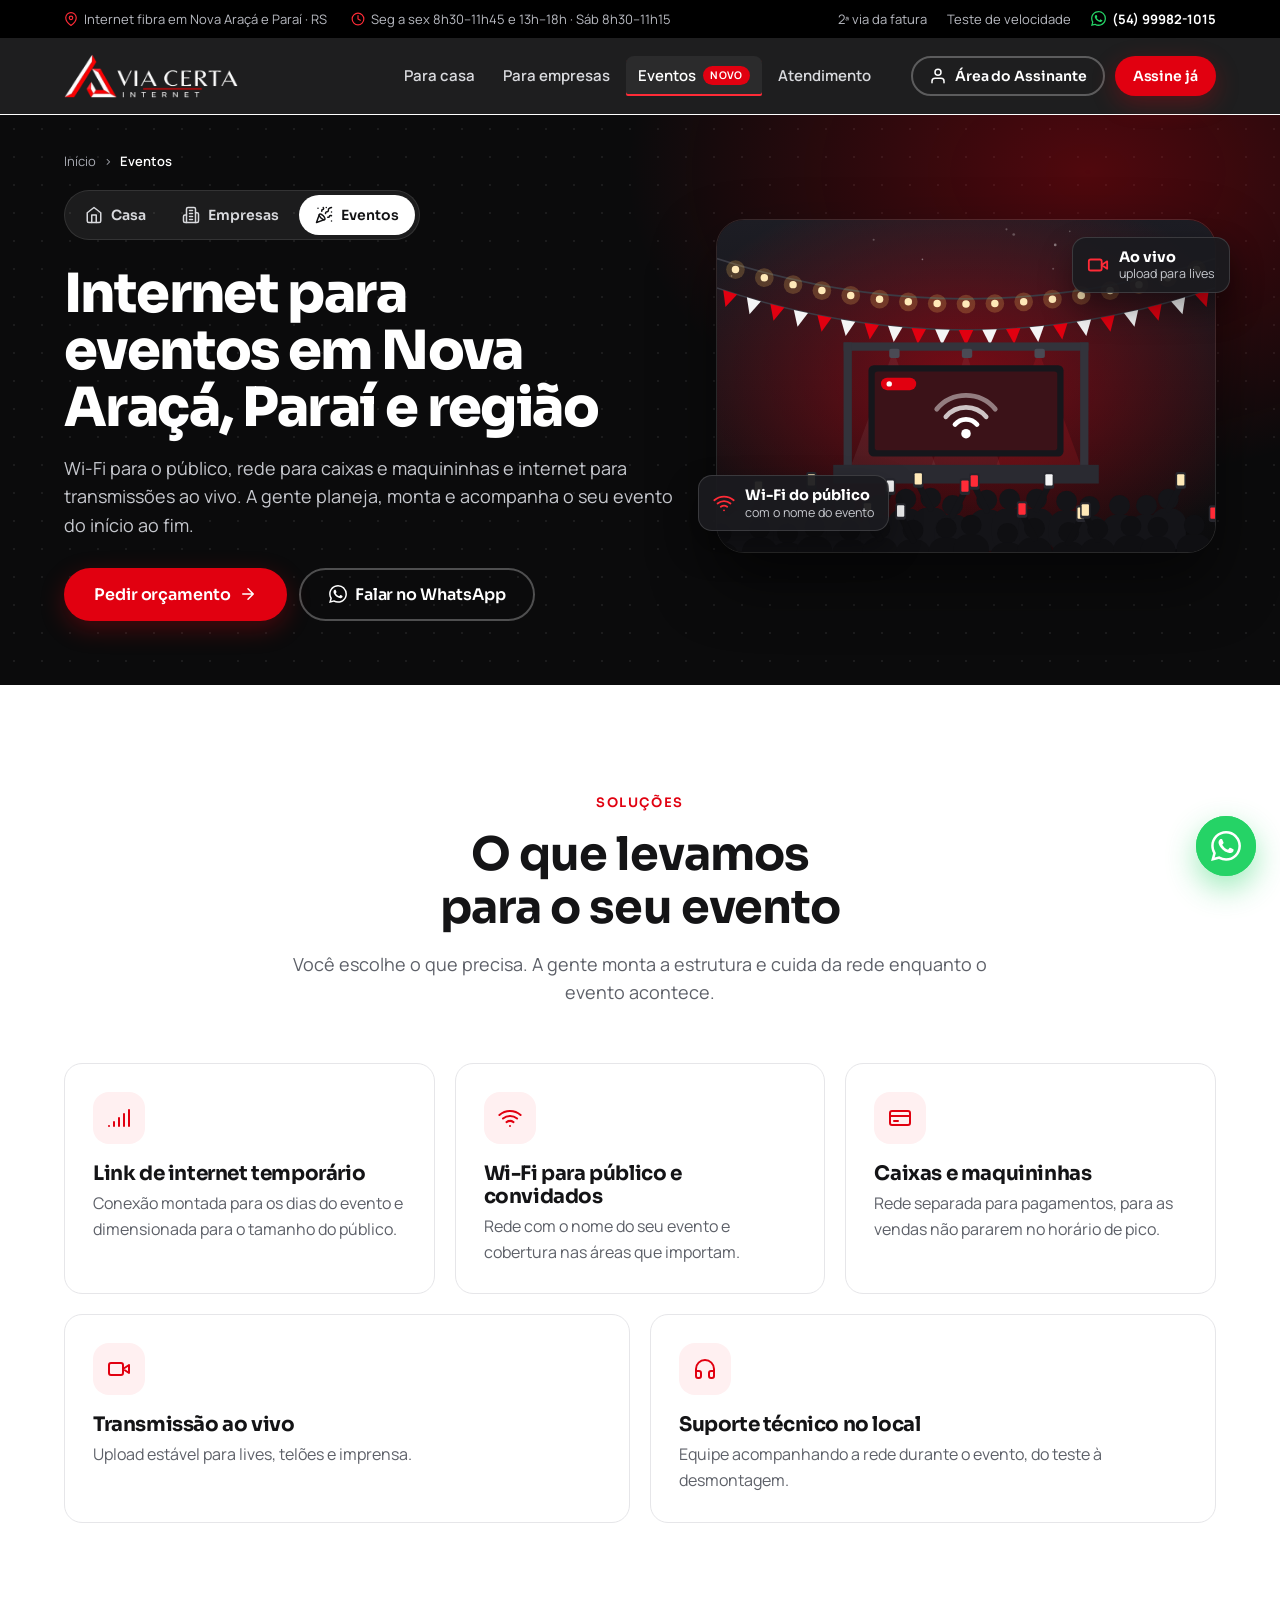
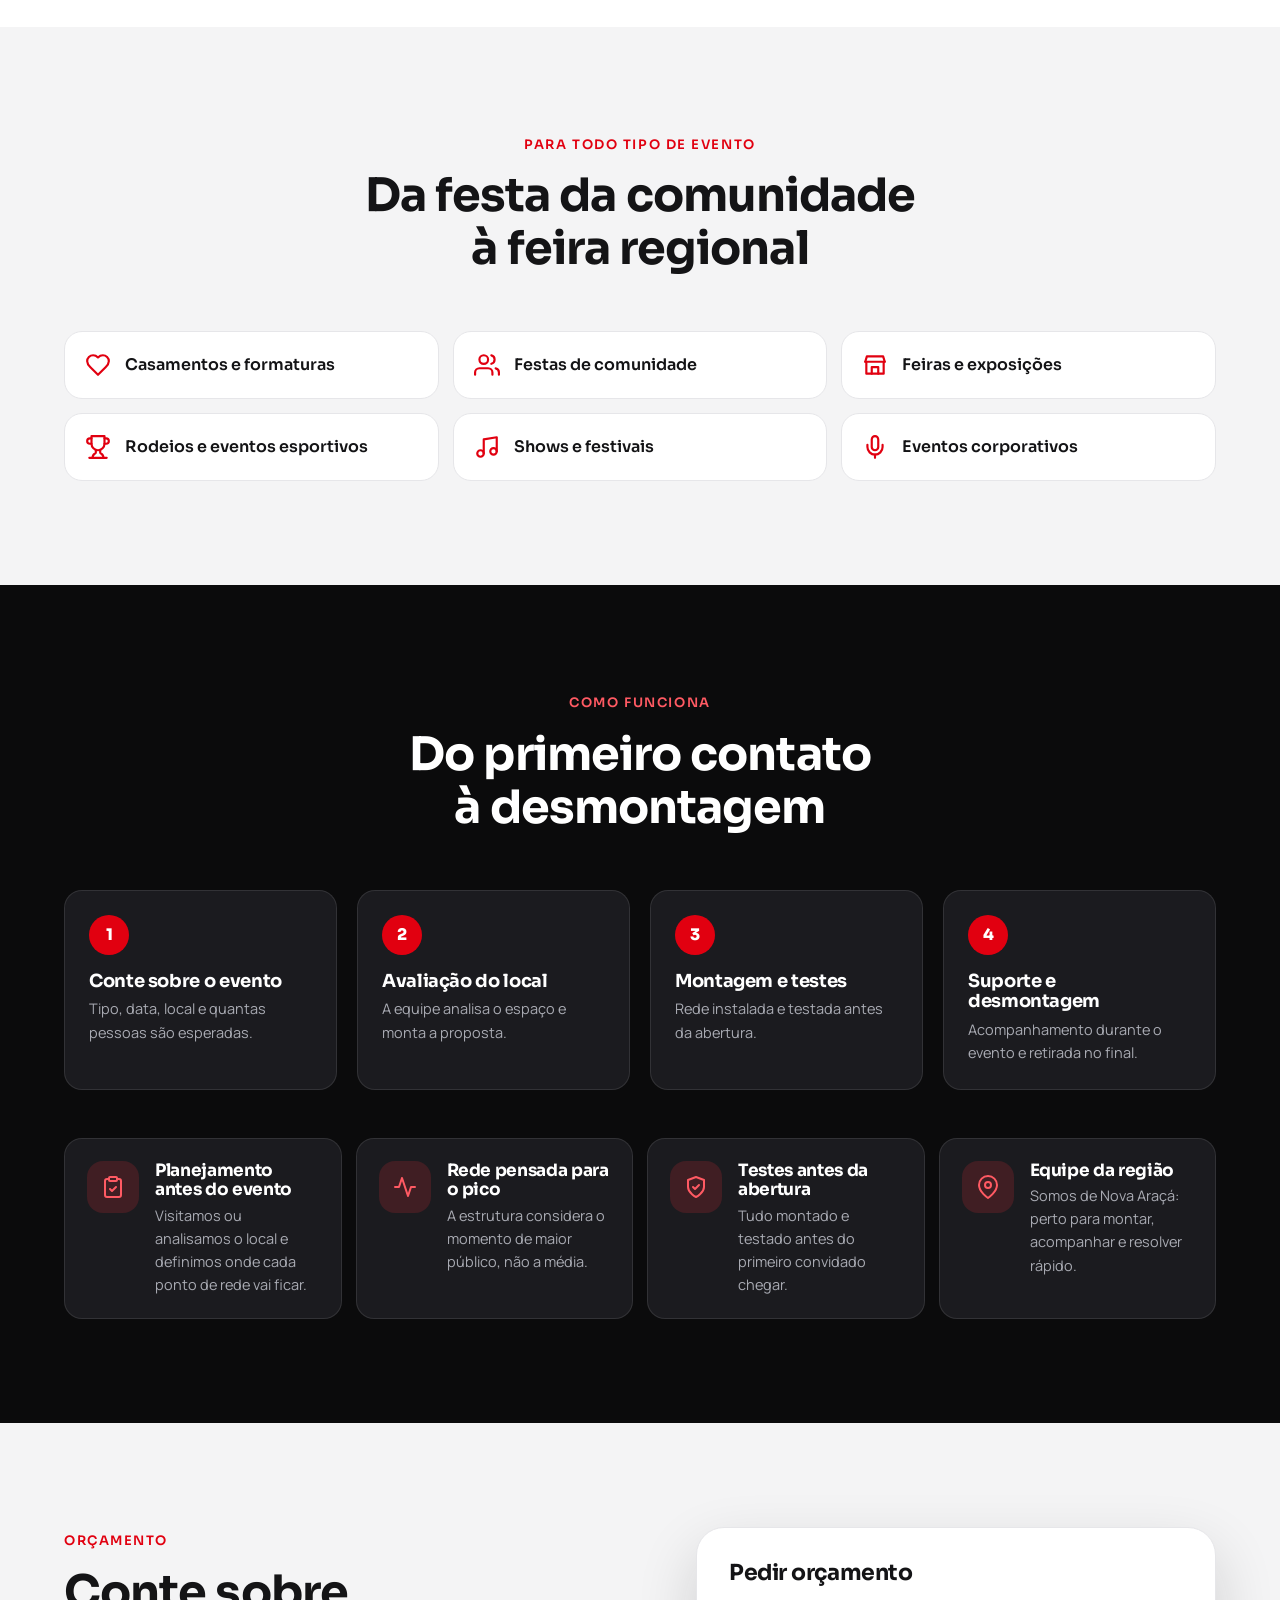
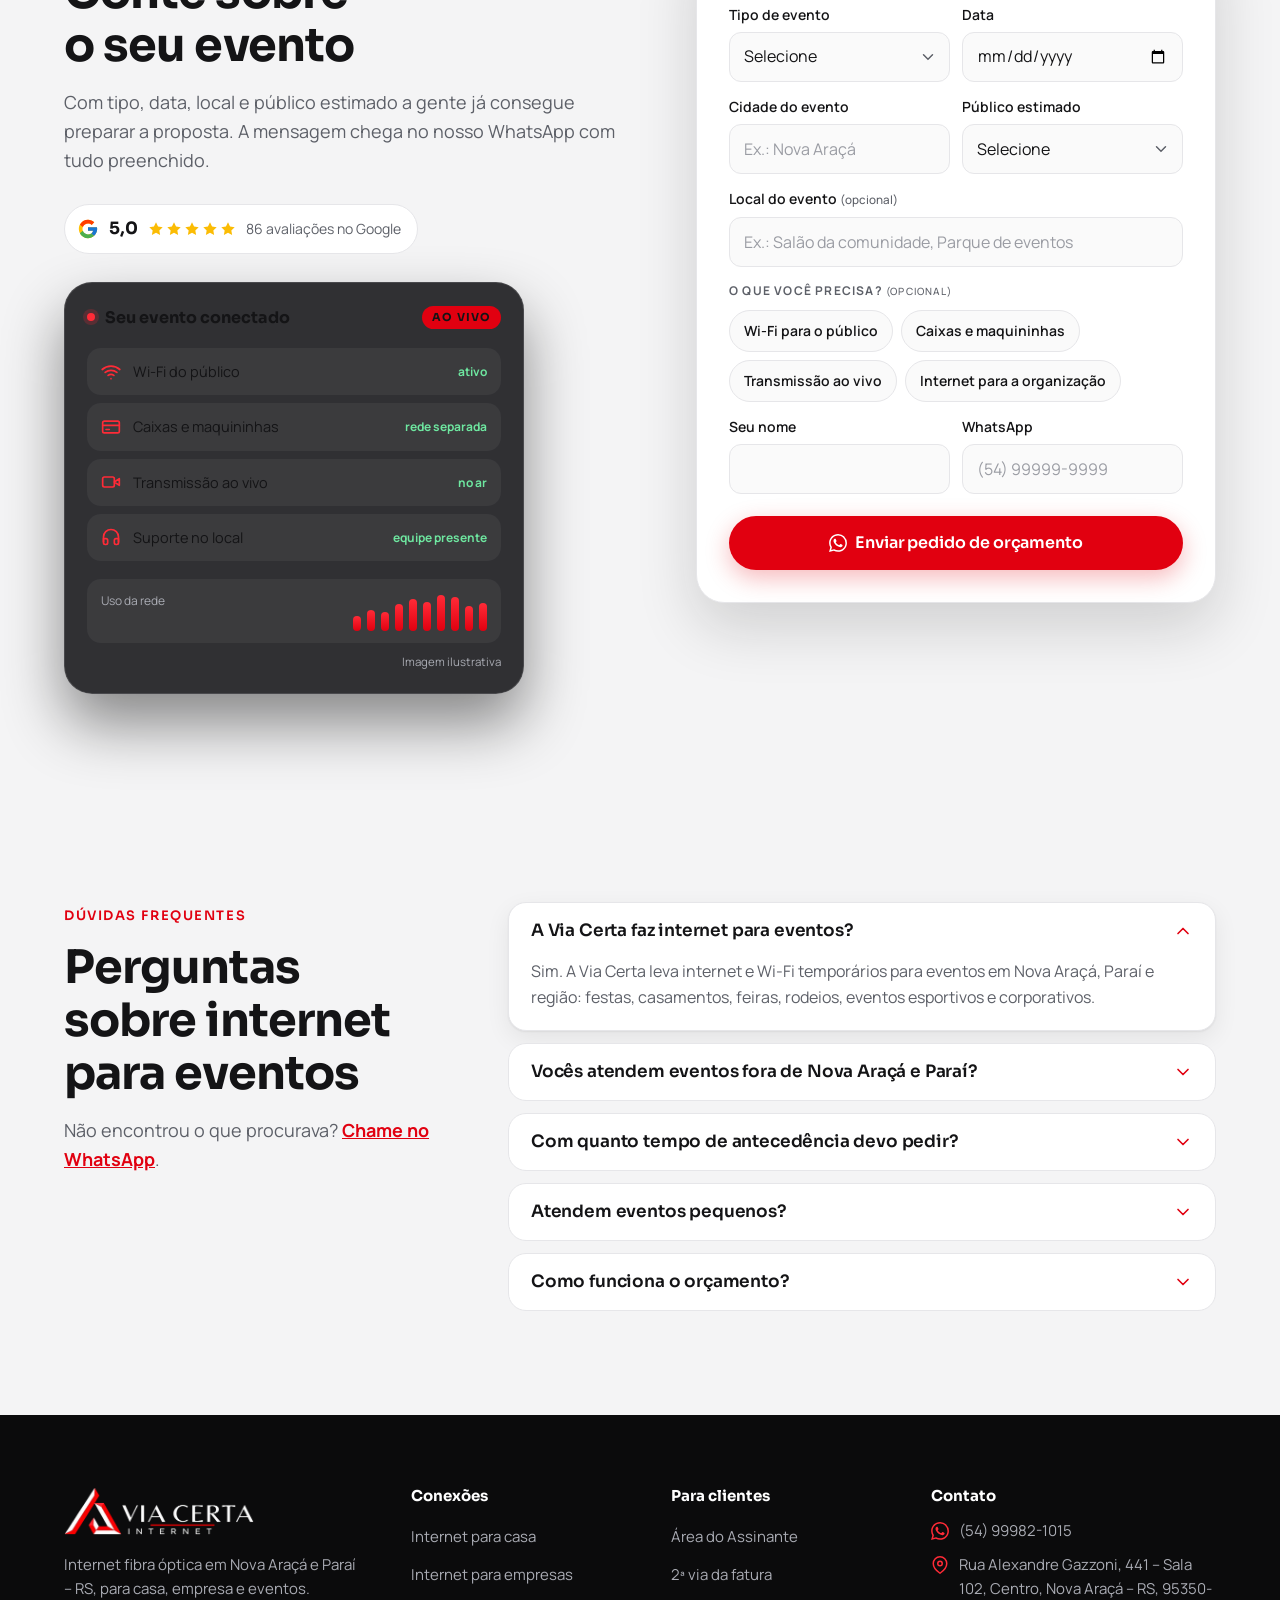
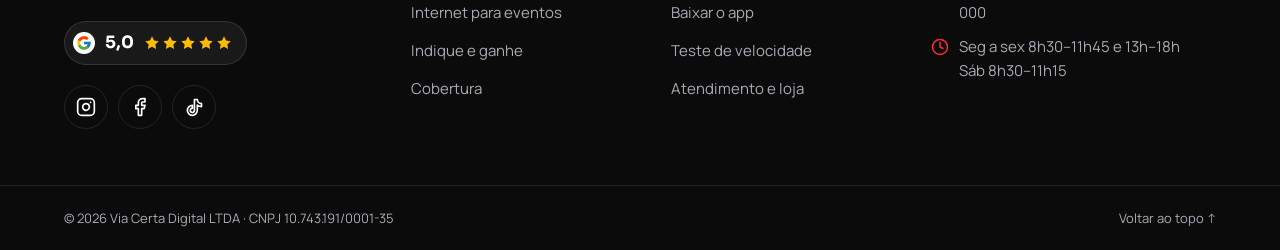
<file: eventos.html>
<!doctype html>
<html lang="pt-BR">
<head>
  <meta charset="utf-8">
  <meta name="viewport" content="width=device-width, initial-scale=1, viewport-fit=cover">
  <title>Internet para eventos em Nova Araçá e Paraí | Via Certa</title>
  <meta name="description" content="Internet e Wi-Fi para eventos em Nova Araçá, Paraí e região: festas, casamentos, feiras e rodeios. Rede para maquininhas, lives e suporte no local.">
  <meta name="robots" content="index, follow, max-image-preview:large, max-snippet:-1">
  <!-- Quando o domínio estiver definido, adicione: <link rel="canonical" href="https://SEU-DOMINIO.com.br/ESTA-PAGINA"> -->
  <meta name="theme-color" content="#0b0b0c">
  <meta name="geo.region" content="BR-RS">
  <meta name="geo.placename" content="Nova Araçá">
  <meta name="geo.position" content="-28.6588;-51.7441">
  <meta name="ICBM" content="-28.6588, -51.7441">

  <meta property="og:type" content="website">
  <meta property="og:locale" content="pt_BR">
  <meta property="og:site_name" content="Via Certa Internet">
  <meta property="og:title" content="Internet para eventos em Nova Araçá e Paraí | Via Certa">
  <meta property="og:description" content="Internet e Wi-Fi para eventos em Nova Araçá, Paraí e região: festas, casamentos, feiras e rodeios. Rede para maquininhas, lives e suporte no local.">
  <meta property="og:image" content="assets/img/og-image.jpg">
  <meta property="og:image:width" content="1200">
  <meta property="og:image:height" content="630">
  <meta name="twitter:card" content="summary_large_image">

  <link rel="icon" type="image/png" href="assets/img/favicon.png">
  <link rel="apple-touch-icon" href="assets/img/apple-touch-icon.png">
  <link rel="manifest" href="site.webmanifest">

  <link rel="preload" href="assets/fonts/sora-latin.woff2" as="font" type="font/woff2" crossorigin>
  <link rel="preload" href="assets/fonts/manrope-latin.woff2" as="font" type="font/woff2" crossorigin>
  <link rel="stylesheet" href="assets/css/style.css">

  <script type="application/ld+json">
  {
    "@context": "https://schema.org",
    "@graph": [
      {
        "@type": "LocalBusiness",
        "@id": "./#empresa",
        "name": "Via Certa Internet",
        "telephone": "+55-54-99982-1015",
        "address": {
          "@type": "PostalAddress",
          "streetAddress": "Rua Alexandre Gazzoni, 441, Sala 102",
          "addressLocality": "Nova Araçá",
          "addressRegion": "RS",
          "postalCode": "95350-000",
          "addressCountry": "BR"
        },
        "url": "./"
      },
      {
        "@type": "BreadcrumbList",
        "itemListElement": [
          {
            "@type": "ListItem",
            "position": 1,
            "name": "Início",
            "item": "./"
          },
          {
            "@type": "ListItem",
            "position": 2,
            "name": "Internet para eventos",
            "item": "eventos.html"
          }
        ]
      },
      {
        "@type": "Service",
        "@id": "eventos.html#servico",
        "name": "Internet para eventos em Nova Araçá, Paraí e região",
        "serviceType": "Internet e Wi-Fi temporários para eventos",
        "provider": {
          "@id": "./#empresa"
        },
        "areaServed": [
          {
            "@type": "City",
            "name": "Nova Araçá",
            "sameAs": [
              "https://www.wikidata.org/wiki/Q1757678",
              "https://pt.wikipedia.org/wiki/Nova_Ara%C3%A7%C3%A1"
            ]
          },
          {
            "@type": "City",
            "name": "Paraí",
            "sameAs": [
              "https://www.wikidata.org/wiki/Q1757405",
              "https://pt.wikipedia.org/wiki/Para%C3%AD"
            ]
          },
          {
            "@type": "AdministrativeArea",
            "name": "Serra Gaúcha, RS"
          }
        ],
        "hasOfferCatalog": {
          "@type": "OfferCatalog",
          "name": "Soluções de internet para eventos",
          "itemListElement": [
            {
              "@type": "Offer",
              "itemOffered": {
                "@type": "Service",
                "name": "Link de internet temporário"
              }
            },
            {
              "@type": "Offer",
              "itemOffered": {
                "@type": "Service",
                "name": "Wi-Fi para público e convidados"
              }
            },
            {
              "@type": "Offer",
              "itemOffered": {
                "@type": "Service",
                "name": "Rede para caixas e maquininhas"
              }
            },
            {
              "@type": "Offer",
              "itemOffered": {
                "@type": "Service",
                "name": "Internet para transmissão ao vivo"
              }
            },
            {
              "@type": "Offer",
              "itemOffered": {
                "@type": "Service",
                "name": "Suporte técnico no local"
              }
            }
          ]
        }
      },
      {
        "@type": "FAQPage",
        "@id": "eventos.html#duvidas",
        "inLanguage": "pt-BR",
        "mainEntity": [
          {
            "@type": "Question",
            "name": "A Via Certa faz internet para eventos?",
            "acceptedAnswer": {
              "@type": "Answer",
              "text": "Sim. A Via Certa leva internet e Wi-Fi temporários para eventos em Nova Araçá, Paraí e região: festas, casamentos, feiras, rodeios, eventos esportivos e corporativos."
            }
          },
          {
            "@type": "Question",
            "name": "Vocês atendem eventos fora de Nova Araçá e Paraí?",
            "acceptedAnswer": {
              "@type": "Answer",
              "text": "Fale com a gente. A equipe avalia o local do evento e informa se é possível levar a conexão até lá."
            }
          },
          {
            "@type": "Question",
            "name": "Com quanto tempo de antecedência devo pedir?",
            "acceptedAnswer": {
              "@type": "Answer",
              "text": "Assim que tiver a data e o local definidos. Quanto antes, mais tempo para planejar e testar a rede antes da abertura."
            }
          },
          {
            "@type": "Question",
            "name": "Atendem eventos pequenos?",
            "acceptedAnswer": {
              "@type": "Answer",
              "text": "Sim. A estrutura é dimensionada para o tamanho de cada evento, de um casamento a uma feira com grande público."
            }
          },
          {
            "@type": "Question",
            "name": "Como funciona o orçamento?",
            "acceptedAnswer": {
              "@type": "Answer",
              "text": "Você preenche o formulário com tipo, data, local e público estimado. A mensagem chega no nosso WhatsApp e a equipe responde com a proposta."
            }
          }
        ]
      }
    ]
  }
  </script>

  <script src="assets/js/config.js" defer></script>
  <script src="assets/js/main.js" defer></script>
</head>
<body>

  <!-- Ícones (usados com <use href="#i-nome">) -->
  <svg width="0" height="0" style="position:absolute" aria-hidden="true" focusable="false">
  <defs>
    <symbol id="i-wifi" viewBox="0 0 24 24"><path d="M5 12.55a11 11 0 0 1 14.08 0"/><path d="M1.42 9a16 16 0 0 1 21.16 0"/><path d="M8.53 16.11a6 6 0 0 1 6.95 0"/><path d="M12 20h.01"/></symbol>
    <symbol id="i-receipt" viewBox="0 0 24 24"><path d="M14 2H6a2 2 0 0 0-2 2v16a2 2 0 0 0 2 2h12a2 2 0 0 0 2-2V8z"/><path d="M14 2v6h6"/><path d="M16 13H8"/><path d="M16 17H8"/><path d="M10 9H8"/></symbol>
    <symbol id="i-user" viewBox="0 0 24 24"><path d="M20 21v-2a4 4 0 0 0-4-4H8a4 4 0 0 0-4 4v2"/><circle cx="12" cy="7" r="4"/></symbol>
    <symbol id="i-users" viewBox="0 0 24 24"><path d="M17 21v-2a4 4 0 0 0-4-4H5a4 4 0 0 0-4 4v2"/><circle cx="9" cy="7" r="4"/><path d="M23 21v-2a4 4 0 0 0-3-3.87M16 3.13a4 4 0 0 1 0 7.75"/></symbol>
    <symbol id="i-headset" viewBox="0 0 24 24"><path d="M3 18v-6a9 9 0 0 1 18 0v6"/><path d="M21 19a2 2 0 0 1-2 2h-1a2 2 0 0 1-2-2v-3a2 2 0 0 1 2-2h3zM3 19a2 2 0 0 0 2 2h1a2 2 0 0 0 2-2v-3a2 2 0 0 0-2-2H3z"/></symbol>
    <symbol id="i-gauge" viewBox="0 0 24 24"><path d="m12 14 4-4"/><path d="M3.34 19a10 10 0 1 1 17.32 0"/></symbol>
    <symbol id="i-pin" viewBox="0 0 24 24"><path d="M21 10c0 7-9 13-9 13s-9-6-9-13a9 9 0 0 1 18 0z"/><circle cx="12" cy="10" r="3"/></symbol>
    <symbol id="i-gift" viewBox="0 0 24 24"><path d="M20 12v10H4V12"/><path d="M2 7h20v5H2z"/><path d="M12 22V7"/><path d="M12 7H7.5a2.5 2.5 0 0 1 0-5C11 2 12 7 12 7z"/><path d="M12 7h4.5a2.5 2.5 0 0 0 0-5C13 2 12 7 12 7z"/></symbol>
    <symbol id="i-check" viewBox="0 0 24 24"><path d="M20 6 9 17l-5-5"/></symbol>
    <symbol id="i-star" viewBox="0 0 24 24"><path fill="currentColor" stroke="none" d="m12 2 3.09 6.26L22 9.27l-5 4.87 1.18 6.88L12 17.77l-6.18 3.25L7 14.14 2 9.27l6.91-1.01z"/></symbol>
    <symbol id="i-tv" viewBox="0 0 24 24"><rect x="2" y="7" width="20" height="15" rx="2"/><path d="m17 2-5 5-5-5"/></symbol>
    <symbol id="i-film" viewBox="0 0 24 24"><rect x="2" y="2" width="20" height="20" rx="2.18"/><path d="M7 2v20M17 2v20M2 12h20M2 7h5M2 17h5M17 17h5M17 7h5"/></symbol>
    <symbol id="i-book" viewBox="0 0 24 24"><path d="M2 3h6a4 4 0 0 1 4 4v14a3 3 0 0 0-3-3H2z"/><path d="M22 3h-6a4 4 0 0 0-4 4v14a3 3 0 0 1 3-3h7z"/></symbol>
    <symbol id="i-cap" viewBox="0 0 24 24"><path d="M22 10 12 5 2 10l10 5 10-5z"/><path d="M6 12v5c3 3 9 3 12 0v-5"/></symbol>
    <symbol id="i-game" viewBox="0 0 24 24"><path d="M6 12h4M8 10v4M15 13h.01M18 11h.01"/><rect x="2" y="6" width="20" height="12" rx="2"/></symbol>
    <symbol id="i-phone" viewBox="0 0 24 24"><path d="M22 16.92v3a2 2 0 0 1-2.18 2 19.79 19.79 0 0 1-8.63-3.07 19.5 19.5 0 0 1-6-6 19.79 19.79 0 0 1-3.07-8.67A2 2 0 0 1 4.11 2h3a2 2 0 0 1 2 1.72c.13.96.36 1.9.7 2.81a2 2 0 0 1-.45 2.11L8.09 9.91a16 16 0 0 0 6 6l1.27-1.27a2 2 0 0 1 2.11-.45c.91.34 1.85.57 2.81.7A2 2 0 0 1 22 16.92z"/></symbol>
    <symbol id="i-clock" viewBox="0 0 24 24"><circle cx="12" cy="12" r="10"/><path d="M12 6v6l4 2"/></symbol>
    <symbol id="i-arrow" viewBox="0 0 24 24"><path d="M5 12h14M12 5l7 7-7 7"/></symbol>
    <symbol id="i-left" viewBox="0 0 24 24"><path d="m15 18-6-6 6-6"/></symbol>
    <symbol id="i-right" viewBox="0 0 24 24"><path d="m9 18 6-6-6-6"/></symbol>
    <symbol id="i-down" viewBox="0 0 24 24"><path d="m6 9 6 6 6-6"/></symbol>
    <symbol id="i-menu" viewBox="0 0 24 24"><path d="M3 6h18M3 12h18M3 18h18"/></symbol>
    <symbol id="i-x" viewBox="0 0 24 24"><path d="M18 6 6 18M6 6l12 12"/></symbol>
    <symbol id="i-home" viewBox="0 0 24 24"><path d="m3 9 9-7 9 7v11a2 2 0 0 1-2 2H5a2 2 0 0 1-2-2z"/><path d="M9 22V12h6v10"/></symbol>
    <symbol id="i-building" viewBox="0 0 24 24"><path d="M6 22V4a2 2 0 0 1 2-2h8a2 2 0 0 1 2 2v18z"/><path d="M6 12H4a2 2 0 0 0-2 2v6a2 2 0 0 0 2 2h2"/><path d="M18 9h2a2 2 0 0 1 2 2v9a2 2 0 0 1-2 2h-2"/><path d="M10 6h4M10 10h4M10 14h4M10 18h4"/></symbol>
    <symbol id="i-party" viewBox="0 0 24 24"><path d="M5.8 11.3 2 22l10.7-3.79"/><path d="M4 3h.01M22 8h.01M15 2h.01M22 20h.01"/><path d="m22 2-2.24.75a2.9 2.9 0 0 0-1.96 3.12c.1.86-.57 1.63-1.45 1.63h-.38c-.86 0-1.6.6-1.76 1.44L14 10"/><path d="m22 13-.82-.33c-.86-.34-1.82.2-1.98 1.11-.11.7-.72 1.22-1.43 1.22H17"/><path d="m11 2 .33.82c.34.86-.2 1.82-1.11 1.98C9.52 4.9 9 5.52 9 6.23V7"/><path d="M11 13c1.93 1.93 2.83 4.17 2 5-.83.83-3.07-.07-5-2-1.93-1.93-2.83-4.17-2-5 .83-.83 3.07.07 5 2z"/></symbol>
    <symbol id="i-briefcase" viewBox="0 0 24 24"><rect x="2" y="7" width="20" height="14" rx="2"/><path d="M16 21V5a2 2 0 0 0-2-2h-4a2 2 0 0 0-2 2v16"/></symbol>
    <symbol id="i-store" viewBox="0 0 24 24"><path d="M3 9 4.5 4h15L21 9"/><path d="M4 9v11h16V9"/><path d="M3 9h18"/><path d="M9 20v-6h6v6"/></symbol>
    <symbol id="i-laptop" viewBox="0 0 24 24"><rect x="3" y="4" width="18" height="12" rx="2"/><path d="M2 20h20"/></symbol>
    <symbol id="i-factory" viewBox="0 0 24 24"><path d="M2 20V9l6 4V9l6 4V4h8v16z"/><path d="M6 17h.01M10 17h.01M14 17h.01M18 17h.01"/></symbol>
    <symbol id="i-card" viewBox="0 0 24 24"><rect x="2" y="5" width="20" height="14" rx="2"/><path d="M2 10h20M6 15h4"/></symbol>
    <symbol id="i-video" viewBox="0 0 24 24"><path d="m22 8-6 4 6 4z"/><rect x="2" y="6" width="14" height="12" rx="2"/></symbol>
    <symbol id="i-signal" viewBox="0 0 24 24"><path d="M2 20h.01M7 20v-4M12 20v-8M17 20V8M22 4v16"/></symbol>
    <symbol id="i-activity" viewBox="0 0 24 24"><path d="M22 12h-4l-3 9L9 3l-3 9H2"/></symbol>
    <symbol id="i-clipboard" viewBox="0 0 24 24"><rect x="8" y="2" width="8" height="4" rx="1"/><path d="M16 4h2a2 2 0 0 1 2 2v14a2 2 0 0 1-2 2H6a2 2 0 0 1-2-2V6a2 2 0 0 1 2-2h2"/><path d="m9 14 2 2 4-4"/></symbol>
    <symbol id="i-wrench" viewBox="0 0 24 24"><path d="M14.7 6.3a1 1 0 0 0 0 1.4l1.6 1.6a1 1 0 0 0 1.4 0l3.77-3.77a6 6 0 0 1-7.94 7.94l-6.91 6.91a2.12 2.12 0 0 1-3-3l6.91-6.91a6 6 0 0 1 7.94-7.94l-3.76 3.76z"/></symbol>
    <symbol id="i-shield" viewBox="0 0 24 24"><path d="M12 22s8-4 8-10V5l-8-3-8 3v7c0 6 8 10 8 10z"/><path d="m9 12 2 2 4-4"/></symbol>
    <symbol id="i-calendar" viewBox="0 0 24 24"><rect x="3" y="4" width="18" height="18" rx="2"/><path d="M16 2v4M8 2v4M3 10h18"/></symbol>
    <symbol id="i-heart" viewBox="0 0 24 24"><path d="M19 14c1.49-1.46 3-3.21 3-5.5A5.5 5.5 0 0 0 16.5 3c-1.76 0-3 .5-4.5 2-1.5-1.5-2.74-2-4.5-2A5.5 5.5 0 0 0 2 8.5c0 2.3 1.5 4.05 3 5.5l7 7z"/></symbol>
    <symbol id="i-trophy" viewBox="0 0 24 24"><path d="M6 9H4.5a2.5 2.5 0 0 1 0-5H6"/><path d="M18 9h1.5a2.5 2.5 0 0 0 0-5H18"/><path d="M4 22h16"/><path d="M10 14.66V17c0 .55-.47.98-.97 1.21C7.85 18.75 7 20.24 7 22"/><path d="M14 14.66V17c0 .55.47.98.97 1.21C16.15 18.75 17 20.24 17 22"/><path d="M18 2H6v7a6 6 0 0 0 12 0z"/></symbol>
    <symbol id="i-music" viewBox="0 0 24 24"><path d="M9 18V5l12-2v13"/><circle cx="6" cy="18" r="3"/><circle cx="18" cy="16" r="3"/></symbol>
    <symbol id="i-mic" viewBox="0 0 24 24"><path d="M12 2a3 3 0 0 0-3 3v7a3 3 0 0 0 6 0V5a3 3 0 0 0-3-3z"/><path d="M19 10v2a7 7 0 0 1-14 0v-2"/><path d="M12 19v3"/></symbol>
    <symbol id="i-mobile" viewBox="0 0 24 24"><rect x="5" y="2" width="14" height="20" rx="2"/><path d="M12 18h.01"/></symbol>
    <symbol id="i-zap" viewBox="0 0 24 24"><path d="M13 2 3 14h9l-1 8 10-12h-9z"/></symbol>
    <symbol id="i-wallet" viewBox="0 0 24 24"><path d="M21 12V7H5a2 2 0 0 1 0-4h14v4"/><path d="M3 5v14a2 2 0 0 0 2 2h16v-5"/><path d="M18 12a2 2 0 0 0 0 4h4v-4z"/></symbol>
    <symbol id="i-bag" viewBox="0 0 24 24"><path d="M6 2 3 6v14a2 2 0 0 0 2 2h14a2 2 0 0 0 2-2V6l-3-4z"/><path d="M3 6h18"/><path d="M16 10a4 4 0 0 1-8 0"/></symbol>
    <symbol id="i-external" viewBox="0 0 24 24"><path d="M18 13v6a2 2 0 0 1-2 2H5a2 2 0 0 1-2-2V8a2 2 0 0 1 2-2h6"/><path d="M15 3h6v6M10 14 21 3"/></symbol>
    <symbol id="i-whatsapp" viewBox="0 0 24 24"><path fill="currentColor" stroke="none" d="M17.47 14.38c-.3-.15-1.76-.87-2.03-.97-.27-.1-.47-.15-.67.15-.2.3-.77.97-.94 1.16-.17.2-.35.22-.64.08-.3-.15-1.26-.47-2.39-1.48-.88-.79-1.48-1.76-1.65-2.06-.17-.3-.02-.46.13-.6.13-.14.3-.35.45-.52.15-.18.2-.3.3-.5.1-.2.05-.37-.03-.52-.07-.15-.67-1.61-.91-2.2-.24-.58-.49-.5-.67-.51h-.57c-.2 0-.52.07-.79.37-.27.3-1.04 1.02-1.04 2.48s1.06 2.88 1.21 3.07c.15.2 2.1 3.2 5.08 4.49.71.31 1.26.49 1.7.63.71.22 1.36.19 1.87.12.57-.09 1.76-.72 2-1.41.25-.7.25-1.29.18-1.41-.08-.13-.28-.2-.57-.35zM12.05 21.79h-.01a9.87 9.87 0 0 1-5.03-1.38l-.36-.21-3.74.98 1-3.65-.24-.37a9.86 9.86 0 0 1-1.51-5.26c0-5.45 4.44-9.88 9.89-9.88 2.64 0 5.12 1.03 6.99 2.9a9.83 9.83 0 0 1 2.89 6.99c0 5.45-4.44 9.88-9.88 9.88zm8.41-18.3A11.82 11.82 0 0 0 12.05 0C5.5 0 .16 5.34.16 11.89c0 2.1.55 4.14 1.59 5.95L.06 24l6.3-1.65a11.88 11.88 0 0 0 5.68 1.45h.01c6.55 0 11.89-5.34 11.89-11.89a11.82 11.82 0 0 0-3.48-8.41z"/></symbol>
    <symbol id="i-instagram" viewBox="0 0 24 24"><rect x="2" y="2" width="20" height="20" rx="5"/><path d="M16 11.37A4 4 0 1 1 12.63 8 4 4 0 0 1 16 11.37zM17.5 6.5h.01"/></symbol>
    <symbol id="i-facebook" viewBox="0 0 24 24"><path d="M18 2h-3a5 5 0 0 0-5 5v3H7v4h3v8h4v-8h3l1-4h-4V7a1 1 0 0 1 1-1h3z"/></symbol>
    <symbol id="i-tiktok" viewBox="0 0 24 24"><path d="M16 3a5 5 0 0 0 5 5v3.5a8.5 8.5 0 0 1-5-1.6V16a6 6 0 1 1-6-6v3.6A2.5 2.5 0 1 0 12.5 16V3z"/></symbol>
    <symbol id="i-play" viewBox="0 0 24 24"><path fill="currentColor" stroke="none" d="M3.6 1.8c-.3.3-.5.8-.5 1.4v17.6c0 .6.2 1.1.5 1.4l.1.1 9.9-9.9v-.2L3.7 1.7zM16.9 15.6l-3.3-3.3v-.2l3.3-3.3.1.04 3.9 2.2c1.1.6 1.1 1.7 0 2.3l-3.9 2.2zM17 15.5 13.6 12 3.6 22.2c.4.4 1 .4 1.7.05L17 15.5M17 8.5 5.3 1.8c-.7-.4-1.3-.3-1.7.1L13.6 12z"/></symbol>
    <symbol id="i-apple" viewBox="0 0 24 24"><path fill="currentColor" stroke="none" d="M16.37 12.6c-.02-2.34 1.91-3.47 2-3.52-1.09-1.6-2.79-1.82-3.39-1.84-1.44-.15-2.82.85-3.55.85-.73 0-1.86-.83-3.06-.81-1.57.02-3.02.92-3.83 2.33-1.64 2.84-.42 7.04 1.17 9.35.78 1.13 1.71 2.39 2.93 2.35 1.18-.05 1.62-.76 3.04-.76 1.42 0 1.82.76 3.06.73 1.27-.02 2.07-1.15 2.84-2.29.9-1.31 1.27-2.58 1.29-2.65-.03-.01-2.47-.95-2.5-3.76zM14.04 5.72c.65-.79 1.09-1.88.97-2.97-.94.04-2.07.62-2.74 1.41-.6.7-1.13 1.81-.99 2.88 1.05.08 2.12-.53 2.76-1.32z"/></symbol>
    <symbol id="i-google" viewBox="0 0 48 48"><path fill="#FFC107" stroke="none" d="M43.61 20.08H42V20H24v8h11.3c-1.65 4.66-6.08 8-11.3 8-6.63 0-12-5.37-12-12s5.37-12 12-12c3.06 0 5.84 1.15 7.96 3.04l5.66-5.66C34.05 6.05 29.27 4 24 4 12.95 4 4 12.95 4 24s8.95 20 20 20 20-8.95 20-20c0-1.34-.14-2.65-.39-3.92z"/><path fill="#FF3D00" stroke="none" d="m6.31 14.69 6.57 4.82C14.66 15.11 18.96 12 24 12c3.06 0 5.84 1.15 7.96 3.04l5.66-5.66C34.05 6.05 29.27 4 24 4 16.32 4 9.66 8.34 6.31 14.69z"/><path fill="#4CAF50" stroke="none" d="M24 44c5.17 0 9.86-1.98 13.41-5.19l-6.19-5.24A11.91 11.91 0 0 1 24 36c-5.2 0-9.62-3.32-11.28-7.95l-6.52 5.03C9.5 39.56 16.23 44 24 44z"/><path fill="#1976D2" stroke="none" d="M43.61 20.08H42V20H24v8h11.3a12.04 12.04 0 0 1-4.09 5.57l6.19 5.24C36.97 39.2 44 34 44 24c0-1.34-.14-2.65-.39-3.92z"/></symbol>
  </defs>
  </svg>
  <a class="skip-link" href="#conteudo">Pular para o conteúdo</a>

  <!-- ===== CABEÇALHO (igual em todas as páginas) ===== -->
  <header class="site-header" id="topo">
    <div class="topbar">
      <div class="container topbar__inner">
        <p class="topbar__item"><svg class="i" aria-hidden="true"><use href="#i-pin"/></svg> Internet fibra em Nova Araçá e Paraí · RS</p>
        <p class="topbar__item topbar__hide-sm"><svg class="i" aria-hidden="true"><use href="#i-clock"/></svg> Seg a sex 8h30–11h45 e 13h–18h · Sáb 8h30–11h15</p>
        <div class="topbar__links">
          <a href="#" data-link="segundaVia">2ª via da fatura</a>
          <a href="#" data-link="testeVelocidade">Teste de velocidade</a>
          <a href="https://wa.me/5554999821015" data-wa="Olá! Vim pelo site da Via Certa Internet e gostaria de atendimento. Sou de {cidade}." data-wa-ctx="geral" target="_blank" rel="noopener" class="topbar__wa"><svg class="i" aria-hidden="true"><use href="#i-whatsapp"/></svg> (54) 99982-1015</a>
        </div>
      </div>
    </div>

    <div class="navbar">
      <div class="container navbar__inner">
        <a href="./" class="brand" aria-label="Via Certa Internet - página inicial">
          <picture>
            <source type="image/webp" srcset="assets/img/logo-branco.webp">
            <img src="assets/img/logo-branco.png" alt="Via Certa Internet" width="400" height="101" fetchpriority="high">
          </picture>
        </a>

        <nav class="nav" id="menu" aria-label="Menu principal">
          <ul class="nav__list">
            <li><a href="residencial.html">Para casa</a></li>
            <li><a href="empresas.html">Para empresas</a></li>
            <li><a href="eventos.html" aria-current="page">Eventos <span class="nav__new">Novo</span></a></li>
            <li><a href="atendimento.html">Atendimento</a></li>
          </ul>
          <div class="nav__mobile-extra">
            <button type="button" class="btn btn--ghost-light btn--block" data-open-cliente><svg class="i" aria-hidden="true"><use href="#i-user"/></svg> Área do Assinante</button>
            <a href="https://wa.me/5554999821015" data-wa="Olá! Vim pelo site da Via Certa Internet e gostaria de atendimento. Sou de {cidade}." data-wa-ctx="geral" target="_blank" rel="noopener" class="nav__mobile-wa"><svg class="i" aria-hidden="true"><use href="#i-whatsapp"/></svg> (54) 99982-1015</a>
          </div>
        </nav>

        <div class="navbar__actions">
          <button type="button" class="btn btn--ghost-light btn--sm navbar__cliente" data-open-cliente><svg class="i" aria-hidden="true"><use href="#i-user"/></svg><span>Área do Assinante</span></button>
          <a href="residencial.html#planos" class="btn btn--red btn--sm navbar__cta">Assine já</a>
          <button type="button" class="nav-toggle" aria-expanded="false" aria-controls="menu" aria-label="Abrir menu">
            <svg class="i i--open" aria-hidden="true"><use href="#i-menu"/></svg>
            <svg class="i i--close" aria-hidden="true"><use href="#i-x"/></svg>
          </button>
        </div>
      </div>
    </div>
  </header>

  <main id="conteudo">
    <section class="page-hero page-hero--eventos">
      <div class="page-hero__bg" aria-hidden="true"></div>
      <div class="container page-hero__inner">
        <div class="page-hero__copy">
          <nav class="crumbs" aria-label="Você está em"><a href="./">Início</a><span aria-hidden="true">›</span><span aria-current="page">Eventos</span></nav>
          <nav class="seg-tabs" aria-label="Tipos de conexão"><a href="residencial.html"><svg class="i" aria-hidden="true"><use href="#i-home"/></svg><span>Casa</span></a><a href="empresas.html"><svg class="i" aria-hidden="true"><use href="#i-building"/></svg><span>Empresas</span></a><a href="eventos.html" aria-current="page"><svg class="i" aria-hidden="true"><use href="#i-party"/></svg><span>Eventos</span></a></nav>
          <h1 class="page-hero__title">Internet para eventos em Nova Araçá, Paraí e região</h1>
          <p class="page-hero__lead">Wi-Fi para o público, rede para caixas e maquininhas e internet para transmissões ao vivo. A gente planeja, monta e acompanha o seu evento do início ao fim.</p>
          <div class="page-hero__ctas"><a href="#orcamento" class="btn btn--red btn--lg">Pedir orçamento <svg class="i" aria-hidden="true"><use href="#i-arrow"/></svg></a><a href="https://wa.me/5554999821015" data-wa="Olá! Quero um orçamento de internet para um evento em {cidade}." data-wa-ctx="evento" target="_blank" rel="noopener" class="btn btn--ghost-light btn--lg"><svg class="i" aria-hidden="true"><use href="#i-whatsapp"/></svg> Falar no WhatsApp</a></div>
        </div>
        <div class="page-hero__art"><img src="assets/img/ilustra-evento.svg" alt="Ilustração de evento com palco, luzes e público conectado ao Wi-Fi" width="480" height="320" fetchpriority="high"><div class="art-chip art-chip--a"><svg class="i" aria-hidden="true"><use href="#i-wifi"/></svg><span><strong>Wi-Fi do público</strong>com o nome do evento</span></div><div class="art-chip art-chip--b"><svg class="i" aria-hidden="true"><use href="#i-video"/></svg><span><strong>Ao vivo</strong>upload para lives</span></div></div>
      </div>
    </section>

    <!-- ===== SOLUÇÕES ===== -->
    <section class="section" id="solucoes" aria-labelledby="solucoes-titulo">
      <div class="container">
        <header class="section-head">
          <p class="eyebrow">Soluções</p>
          <h2 class="section-title" id="solucoes-titulo">O que levamos para o seu evento</h2>
          <p class="section-lead">Você escolhe o que precisa. A gente monta a estrutura e cuida da rede enquanto o evento acontece.</p>
        </header>
        <div class="solutions">
<article class="solution"><span class="solution__icon"><svg class="i" aria-hidden="true"><use href="#i-signal"/></svg></span><h3>Link de internet temporário</h3><p>Conexão montada para os dias do evento e dimensionada para o tamanho do público.</p></article>
<article class="solution"><span class="solution__icon"><svg class="i" aria-hidden="true"><use href="#i-wifi"/></svg></span><h3>Wi-Fi para público e convidados</h3><p>Rede com o nome do seu evento e cobertura nas áreas que importam.</p></article>
<article class="solution"><span class="solution__icon"><svg class="i" aria-hidden="true"><use href="#i-card"/></svg></span><h3>Caixas e maquininhas</h3><p>Rede separada para pagamentos, para as vendas não pararem no horário de pico.</p></article>
<article class="solution"><span class="solution__icon"><svg class="i" aria-hidden="true"><use href="#i-video"/></svg></span><h3>Transmissão ao vivo</h3><p>Upload estável para lives, telões e imprensa.</p></article>
<article class="solution"><span class="solution__icon"><svg class="i" aria-hidden="true"><use href="#i-headset"/></svg></span><h3>Suporte técnico no local</h3><p>Equipe acompanhando a rede durante o evento, do teste à desmontagem.</p></article>
        </div>
      </div>
    </section>

    <!-- ===== TIPOS DE EVENTO ===== -->
    <section class="section event-types-sec" aria-labelledby="tipos-titulo">
      <div class="container">
        <header class="section-head">
          <p class="eyebrow">Para todo tipo de evento</p>
          <h2 class="section-title" id="tipos-titulo">Da festa da comunidade à feira regional</h2>
        </header>
        <ul class="event-types">
<li><svg class="i" aria-hidden="true"><use href="#i-heart"/></svg><span>Casamentos e formaturas</span></li>
<li><svg class="i" aria-hidden="true"><use href="#i-users"/></svg><span>Festas de comunidade</span></li>
<li><svg class="i" aria-hidden="true"><use href="#i-store"/></svg><span>Feiras e exposições</span></li>
<li><svg class="i" aria-hidden="true"><use href="#i-trophy"/></svg><span>Rodeios e eventos esportivos</span></li>
<li><svg class="i" aria-hidden="true"><use href="#i-music"/></svg><span>Shows e festivais</span></li>
<li><svg class="i" aria-hidden="true"><use href="#i-mic"/></svg><span>Eventos corporativos</span></li>
        </ul>
      </div>
    </section>

    <!-- ===== COMO FUNCIONA ===== -->
    <section class="section section--dark" aria-labelledby="como-titulo">
      <div class="container">
        <header class="section-head section-head--light">
          <p class="eyebrow eyebrow--light">Como funciona</p>
          <h2 class="section-title" id="como-titulo">Do primeiro contato à desmontagem</h2>
        </header>
        <ol class="timeline">
          <li><span class="timeline__n">1</span><h3>Conte sobre o evento</h3><p>Tipo, data, local e quantas pessoas são esperadas.</p></li>
          <li><span class="timeline__n">2</span><h3>Avaliação do local</h3><p>A equipe analisa o espaço e monta a proposta.</p></li>
          <li><span class="timeline__n">3</span><h3>Montagem e testes</h3><p>Rede instalada e testada antes da abertura.</p></li>
          <li><span class="timeline__n">4</span><h3>Suporte e desmontagem</h3><p>Acompanhamento durante o evento e retirada no final.</p></li>
        </ol>
        <ul class="features features--row">
<li class="feature"><span class="feature__icon"><svg class="i" aria-hidden="true"><use href="#i-clipboard"/></svg></span><div><h3>Planejamento antes do evento</h3><p>Visitamos ou analisamos o local e definimos onde cada ponto de rede vai ficar.</p></div></li>
<li class="feature"><span class="feature__icon"><svg class="i" aria-hidden="true"><use href="#i-activity"/></svg></span><div><h3>Rede pensada para o pico</h3><p>A estrutura considera o momento de maior público, não a média.</p></div></li>
<li class="feature"><span class="feature__icon"><svg class="i" aria-hidden="true"><use href="#i-shield"/></svg></span><div><h3>Testes antes da abertura</h3><p>Tudo montado e testado antes do primeiro convidado chegar.</p></div></li>
<li class="feature"><span class="feature__icon"><svg class="i" aria-hidden="true"><use href="#i-pin"/></svg></span><div><h3>Equipe da região</h3><p>Somos de Nova Araçá: perto para montar, acompanhar e resolver rápido.</p></div></li>
        </ul>
      </div>
    </section>

    <!-- ===== ORÇAMENTO ===== -->
    <section class="section proposal" id="orcamento" aria-labelledby="orcamento-titulo">
      <div class="container proposal__inner">
        <div class="proposal__copy">
          <p class="eyebrow">Orçamento</p>
          <h2 class="section-title" id="orcamento-titulo">Conte sobre o seu evento</h2>
          <p class="section-lead">Com tipo, data, local e público estimado a gente já consegue preparar a proposta. A mensagem chega no nosso WhatsApp com tudo preenchido.</p>
          <a href="./#avaliacoes" class="rating-chip rating-chip--light"><svg class="rating-chip__g" aria-hidden="true"><use href="#i-google"/></svg><span class="rating-chip__score">5,0</span><span class="stars" aria-hidden="true"><svg><use href="#i-star"/></svg><svg><use href="#i-star"/></svg><svg><use href="#i-star"/></svg><svg><use href="#i-star"/></svg><svg><use href="#i-star"/></svg></span><span class="rating-chip__count">86 avaliações no Google</span></a>
          <div class="event-board" aria-hidden="true">
          <div class="event-board__head"><span class="dot"></span><strong>Seu evento conectado</strong><span class="event-board__live">ao vivo</span></div>
          <ul class="event-board__list">
            <li><svg class="i" aria-hidden="true"><use href="#i-wifi"/></svg><span>Wi-Fi do público</span><b>ativo</b></li>
            <li><svg class="i" aria-hidden="true"><use href="#i-card"/></svg><span>Caixas e maquininhas</span><b>rede separada</b></li>
            <li><svg class="i" aria-hidden="true"><use href="#i-video"/></svg><span>Transmissão ao vivo</span><b>no ar</b></li>
            <li><svg class="i" aria-hidden="true"><use href="#i-headset"/></svg><span>Suporte no local</span><b>equipe presente</b></li>
          </ul>
          <div class="event-board__meter"><span>Uso da rede</span><i style="--h:38%"></i><i style="--h:52%"></i><i style="--h:47%"></i><i style="--h:66%"></i><i style="--h:80%"></i><i style="--h:72%"></i><i style="--h:90%"></i><i style="--h:84%"></i><i style="--h:61%"></i><i style="--h:70%"></i></div>
          <p class="event-board__note">Imagem ilustrativa</p>
        </div>
        </div>
        <form class="form-card form-card--light" data-form="evento" novalidate>
          <h3 class="form-card__title">Pedir orçamento</h3>
          <div class="field-row">
            <div class="field"><label for="ev-tipo">Tipo de evento</label><select id="ev-tipo" name="tipo" required><option value="">Selecione</option><option>Casamentos e formaturas</option><option>Festas de comunidade</option><option>Feiras e exposições</option><option>Rodeios e eventos esportivos</option><option>Shows e festivais</option><option>Eventos corporativos</option><option>Outro</option></select></div>
            <div class="field"><label for="ev-data">Data</label><input id="ev-data" name="data" type="date" required></div>
          </div>
          <div class="field-row">
            <div class="field"><label for="ev-cidade">Cidade do evento</label><input id="ev-cidade" name="cidade" type="text" autocomplete="address-level2" placeholder="Ex.: Nova Araçá" enterkeyhint="next" required></div>
            <div class="field"><label for="ev-publico">Público estimado</label><select id="ev-publico" name="publico" required><option value="">Selecione</option><option>Até 100 pessoas</option><option>100 a 500 pessoas</option><option>500 a 2.000 pessoas</option><option>Mais de 2.000 pessoas</option></select></div>
          </div>
          <div class="field"><label for="ev-local">Local do evento <small>(opcional)</small></label><input id="ev-local" name="local" type="text" placeholder="Ex.: Salão da comunidade, Parque de eventos" enterkeyhint="next"></div>
          <fieldset class="field">
            <legend class="field__legend">O que você precisa? <small>(opcional)</small></legend>
            <div class="pick"><label><input type="checkbox" name="necessidade" value="Wi-Fi para o público"><span>Wi-Fi para o público</span></label><label><input type="checkbox" name="necessidade" value="Caixas e maquininhas"><span>Caixas e maquininhas</span></label><label><input type="checkbox" name="necessidade" value="Transmissão ao vivo"><span>Transmissão ao vivo</span></label><label><input type="checkbox" name="necessidade" value="Internet para a organização"><span>Internet para a organização</span></label></div>
          </fieldset>
          <div class="field-row">
            <div class="field"><label for="ev-nome">Seu nome</label><input id="ev-nome" name="nome" type="text" autocomplete="name" enterkeyhint="next" required></div>
            <div class="field"><label for="ev-tel">WhatsApp</label><input id="ev-tel" name="telefone" type="tel" inputmode="tel" autocomplete="tel-national" placeholder="(54) 99999-9999" enterkeyhint="send" data-mask="phone" required></div>
          </div>
          <p class="form-error" role="alert" hidden></p>
          <button type="submit" class="btn btn--red btn--block btn--lg"><svg class="i" aria-hidden="true"><use href="#i-whatsapp"/></svg> Enviar pedido de orçamento</button>
          <div class="form-done" hidden><p>Mensagem pronta! Se o WhatsApp não abriu sozinho, toque no botão abaixo.</p><a href="#" target="_blank" rel="noopener" class="btn btn--dark btn--block" data-form-wa><svg class="i" aria-hidden="true"><use href="#i-whatsapp"/></svg> Abrir o WhatsApp</a></div>
        </form>
      </div>
    </section>

    <section class="section faq" id="duvidas" aria-labelledby="duvidas-titulo">
      <div class="container faq__inner">
        <header class="section-head section-head--left">
          <p class="eyebrow">Dúvidas frequentes</p>
          <h2 class="section-title" id="duvidas-titulo">Perguntas sobre internet para eventos</h2>
          <p class="section-lead">Não encontrou o que procurava? <a href="https://wa.me/5554999821015" data-wa="Olá! Tenho uma dúvida sobre a Via Certa Internet. Sou de {cidade}." data-wa-ctx="evento" target="_blank" rel="noopener">Chame no WhatsApp</a>.</p>
        </header>
        <div class="faq__list">
          <details open>
            <summary><h3>A Via Certa faz internet para eventos?</h3><svg class="i" aria-hidden="true"><use href="#i-down"/></svg></summary>
            <p>Sim. A Via Certa leva internet e Wi-Fi temporários para eventos em Nova Araçá, Paraí e região: festas, casamentos, feiras, rodeios, eventos esportivos e corporativos.</p>
          </details>
          <details>
            <summary><h3>Vocês atendem eventos fora de Nova Araçá e Paraí?</h3><svg class="i" aria-hidden="true"><use href="#i-down"/></svg></summary>
            <p>Fale com a gente. A equipe avalia o local do evento e informa se é possível levar a conexão até lá.</p>
          </details>
          <details>
            <summary><h3>Com quanto tempo de antecedência devo pedir?</h3><svg class="i" aria-hidden="true"><use href="#i-down"/></svg></summary>
            <p>Assim que tiver a data e o local definidos. Quanto antes, mais tempo para planejar e testar a rede antes da abertura.</p>
          </details>
          <details>
            <summary><h3>Atendem eventos pequenos?</h3><svg class="i" aria-hidden="true"><use href="#i-down"/></svg></summary>
            <p>Sim. A estrutura é dimensionada para o tamanho de cada evento, de um casamento a uma feira com grande público.</p>
          </details>
          <details>
            <summary><h3>Como funciona o orçamento?</h3><svg class="i" aria-hidden="true"><use href="#i-down"/></svg></summary>
            <p>Você preenche o formulário com tipo, data, local e público estimado. A mensagem chega no nosso WhatsApp e a equipe responde com a proposta.</p>
          </details>
        </div>
      </div>
    </section>
  </main>

  <!-- ===== RODAPÉ (igual em todas as páginas) ===== -->
  <footer class="site-footer">
    <div class="container footer__grid">
      <div class="footer__brand">
        <picture>
          <source type="image/webp" srcset="assets/img/logo-branco.webp">
          <img src="assets/img/logo-branco.png" alt="Via Certa Internet" width="400" height="101" loading="lazy" decoding="async">
        </picture>
        <p>Internet fibra óptica em Nova Araçá e Paraí – RS, para casa, empresa e eventos.</p>
        <a href="./#avaliacoes" class="rating-chip rating-chip--sm" aria-label="Nota 5,0 no Google">
          <svg class="rating-chip__g" aria-hidden="true"><use href="#i-google"/></svg><span class="rating-chip__score">5,0</span><span class="stars" aria-hidden="true"><svg><use href="#i-star"/></svg><svg><use href="#i-star"/></svg><svg><use href="#i-star"/></svg><svg><use href="#i-star"/></svg><svg><use href="#i-star"/></svg></span>
        </a>
        <div class="footer__social">
          <a href="#" data-link="instagram" aria-label="Instagram da Via Certa" hidden><svg class="i" aria-hidden="true"><use href="#i-instagram"/></svg></a>
          <a href="#" data-link="facebook" aria-label="Facebook da Via Certa" hidden><svg class="i" aria-hidden="true"><use href="#i-facebook"/></svg></a>
          <a href="#" data-link="tiktok" aria-label="TikTok da Via Certa" hidden><svg class="i" aria-hidden="true"><use href="#i-tiktok"/></svg></a>
        </div>
      </div>

      <nav class="footer__col" aria-label="Conexões">
        <h2 class="footer__title">Conexões</h2>
        <ul>
          <li><a href="residencial.html">Internet para casa</a></li>
          <li><a href="empresas.html">Internet para empresas</a></li>
          <li><a href="eventos.html">Internet para eventos</a></li>
          <li><a href="residencial.html#indique">Indique e ganhe</a></li>
          <li><a href="residencial.html#cobertura">Cobertura</a></li>
        </ul>
      </nav>

      <nav class="footer__col" aria-label="Para clientes">
        <h2 class="footer__title">Para clientes</h2>
        <ul>
          <li><a href="#" data-link="areaCliente">Área do Assinante</a></li>
          <li><a href="#" data-link="segundaVia">2ª via da fatura</a></li>
          <li><a href="residencial.html#app">Baixar o app</a></li>
          <li><a href="#" data-link="testeVelocidade">Teste de velocidade</a></li>
          <li><a href="atendimento.html">Atendimento e loja</a></li>
        </ul>
      </nav>

      <div class="footer__col footer__contact-col">
        <h2 class="footer__title">Contato</h2>
        <ul class="footer__contact">
          <li><svg class="i" aria-hidden="true"><use href="#i-whatsapp"/></svg><a href="https://wa.me/5554999821015" data-wa="Olá! Vim pelo site da Via Certa Internet e gostaria de atendimento. Sou de {cidade}." data-wa-ctx="geral" target="_blank" rel="noopener">(54) 99982-1015</a></li>
          <li><svg class="i" aria-hidden="true"><use href="#i-pin"/></svg><address>Rua Alexandre Gazzoni, 441 – Sala 102, Centro, Nova Araçá – RS, 95350-000</address></li>
          <li><svg class="i" aria-hidden="true"><use href="#i-clock"/></svg><span>Seg a sex 8h30–11h45 e 13h–18h<br>Sáb 8h30–11h15</span></li>
        </ul>
      </div>
    </div>

    <div class="footer__bottom">
      <div class="container footer__bottom-inner">
        <p>© <span data-year>2026</span> Via Certa Digital LTDA · CNPJ 10.743.191/0001-35</p>
        <a href="#topo" class="footer__top">Voltar ao topo ↑</a>
      </div>
    </div>
  </footer>

  <!-- WhatsApp flutuante (computador) -->
  <a href="https://wa.me/5554999821015" data-wa="Olá! Vim pelo site da Via Certa Internet e gostaria de atendimento. Sou de {cidade}." data-wa-ctx="geral" target="_blank" rel="noopener" class="wa-float" aria-label="Falar no WhatsApp"><svg class="i" aria-hidden="true"><use href="#i-whatsapp"/></svg><span class="wa-float__tip">Fale com a gente</span></a>

  <!-- Barra de ações (celular) -->
  <nav class="mobile-bar" aria-label="Ações rápidas">
    <a href="residencial.html#planos"><svg class="i" aria-hidden="true"><use href="#i-wifi"/></svg><span>Planos</span></a>
    <a href="#" data-link="segundaVia"><svg class="i" aria-hidden="true"><use href="#i-receipt"/></svg><span>2ª via</span></a>
    <button type="button" data-open-cliente><svg class="i" aria-hidden="true"><use href="#i-user"/></svg><span>Assinante</span></button>
    <a href="https://wa.me/5554999821015" data-wa="Olá! Vim pelo site da Via Certa Internet e gostaria de atendimento. Sou de {cidade}." data-wa-ctx="geral" target="_blank" rel="noopener" class="mobile-bar__wa"><svg class="i" aria-hidden="true"><use href="#i-whatsapp"/></svg><span>WhatsApp</span></a>
  </nav>

  <!-- Janela: cidade do contato (abre ao tocar em qualquer botão de WhatsApp) -->
  <dialog class="sheet city-sheet" id="escolher-cidade" aria-labelledby="cidade-titulo">
    <div class="sheet__head">
      <div>
        <p class="eyebrow">Antes de abrir o WhatsApp</p>
        <h2 id="cidade-titulo" data-city-title>De onde você fala?</h2>
      </div>
      <button type="button" class="round-btn round-btn--plain" data-close-sheet aria-label="Fechar"><svg class="i" aria-hidden="true"><use href="#i-x"/></svg></button>
    </div>
    <p class="city-sheet__lead">Assim a mensagem já chega com a sua cidade e o atendimento fica mais rápido.</p>
    <div class="city-sheet__options">
      <button type="button" class="city-option" data-city="Nova Araçá-RS"><span class="city-option__pin"><svg class="i" aria-hidden="true"><use href="#i-pin"/></svg></span><span data-city-label="0">Sou de Nova Araçá</span><svg class="i city-option__go" aria-hidden="true"><use href="#i-right"/></svg></button>
      <button type="button" class="city-option" data-city="Paraí-RS"><span class="city-option__pin"><svg class="i" aria-hidden="true"><use href="#i-pin"/></svg></span><span data-city-label="1">Sou de Paraí</span><svg class="i city-option__go" aria-hidden="true"><use href="#i-right"/></svg></button>
    </div>
    <button type="button" class="city-sheet__other" data-city-other aria-expanded="false" aria-controls="cidade-outra"><span data-city-label="2">Sou de outra cidade</span></button>
    <form class="city-sheet__form" id="cidade-outra" data-city-form hidden>
      <label for="cidade-outra-nome">Qual cidade?</label>
      <div class="city-sheet__row">
        <input id="cidade-outra-nome" name="cidade" type="text" autocomplete="address-level2" placeholder="Ex.: Guaporé" enterkeyhint="send" required>
        <button type="submit" class="btn btn--red">Continuar</button>
      </div>
    </form>
  </dialog>

  <!-- Janela: Área do Assinante -->
  <dialog class="sheet" id="area-cliente" aria-labelledby="area-cliente-title">
    <div class="sheet__head">
      <div>
        <p class="eyebrow">Já sou cliente</p>
        <h2 id="area-cliente-title">Área do Assinante</h2>
      </div>
      <button type="button" class="round-btn round-btn--plain" data-close-sheet aria-label="Fechar"><svg class="i" aria-hidden="true"><use href="#i-x"/></svg></button>
    </div>
    <ul class="sheet__list">
      <li data-requires="areaCliente"><a href="#" data-link="areaCliente" class="sheet__item sheet__item--primary"><span class="sheet__icon"><svg class="i" aria-hidden="true"><use href="#i-user"/></svg></span><span><strong>Entrar na Área do Assinante</strong><small>Faturas, contrato e seus dados</small></span><svg class="i sheet__go" aria-hidden="true"><use href="#i-right"/></svg></a></li>
      <li><a href="#" data-link="segundaVia" class="sheet__item"><span class="sheet__icon"><svg class="i" aria-hidden="true"><use href="#i-receipt"/></svg></span><span><strong>2ª via da fatura</strong><small>Consulte e pague sua fatura</small></span><svg class="i sheet__go" aria-hidden="true"><use href="#i-right"/></svg></a></li>
      <li data-requires="appAuto"><a href="#" data-link="appAuto" class="sheet__item"><span class="sheet__icon"><svg class="i" aria-hidden="true"><use href="#i-mobile"/></svg></span><span><strong>Baixar o app</strong><small>Procure por “Bitcom” na loja</small></span><svg class="i sheet__go" aria-hidden="true"><use href="#i-right"/></svg></a></li>
      <li><a href="https://wa.me/5554999821015" data-wa="Olá! Sou cliente da Via Certa Internet em {cidade} e preciso de suporte técnico." data-wa-ctx="cliente" target="_blank" rel="noopener" class="sheet__item"><span class="sheet__icon"><svg class="i" aria-hidden="true"><use href="#i-headset"/></svg></span><span><strong>Suporte técnico</strong><small>Atendimento pelo WhatsApp</small></span><svg class="i sheet__go" aria-hidden="true"><use href="#i-right"/></svg></a></li>
      <li><a href="#" data-link="testeVelocidade" class="sheet__item"><span class="sheet__icon"><svg class="i" aria-hidden="true"><use href="#i-gauge"/></svg></span><span><strong>Teste de velocidade</strong><small>Confira sua conexão agora</small></span><svg class="i sheet__go" aria-hidden="true"><use href="#i-right"/></svg></a></li>
      <li><a href="residencial.html#indique" class="sheet__item" data-close-sheet><span class="sheet__icon"><svg class="i" aria-hidden="true"><use href="#i-gift"/></svg></span><span><strong>Indique e ganhe</strong><small>2 mensalidades grátis</small></span><svg class="i sheet__go" aria-hidden="true"><use href="#i-right"/></svg></a></li>
    </ul>
  </dialog>
</body>
</html>
</file>
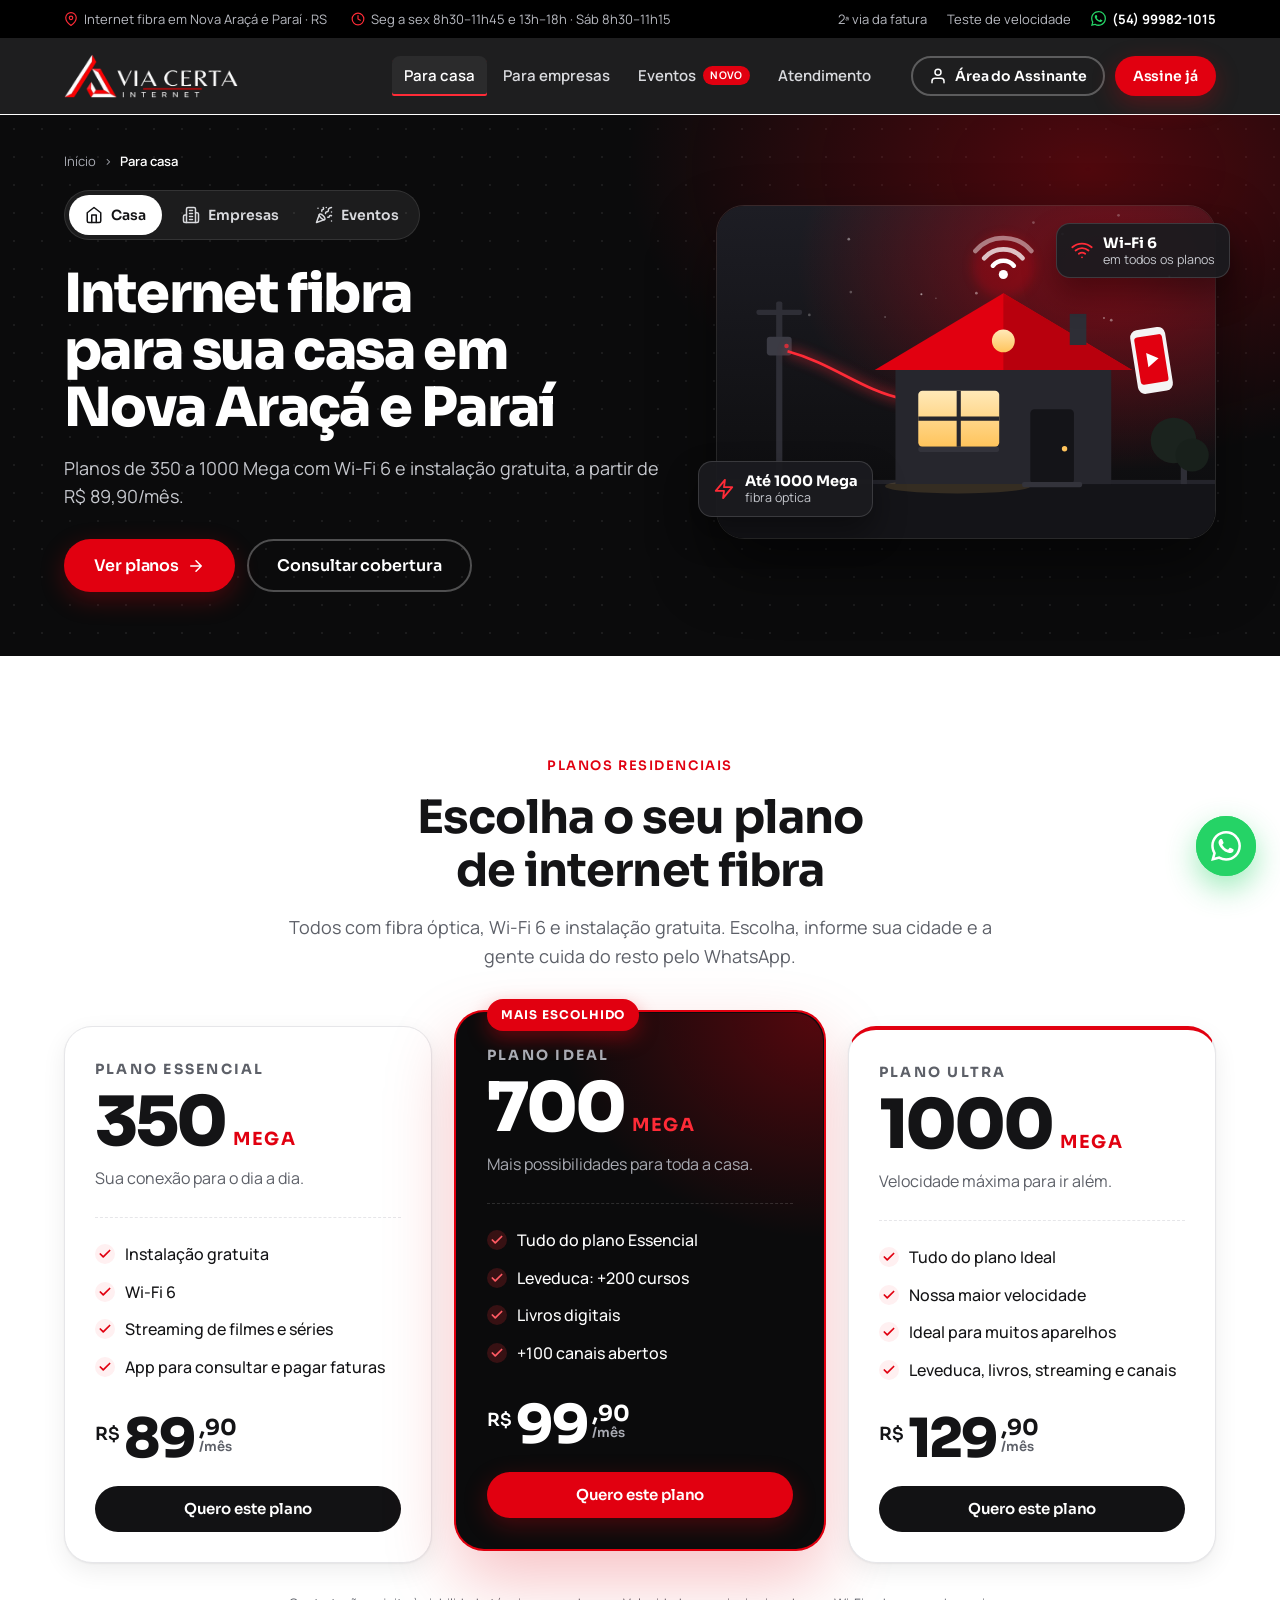
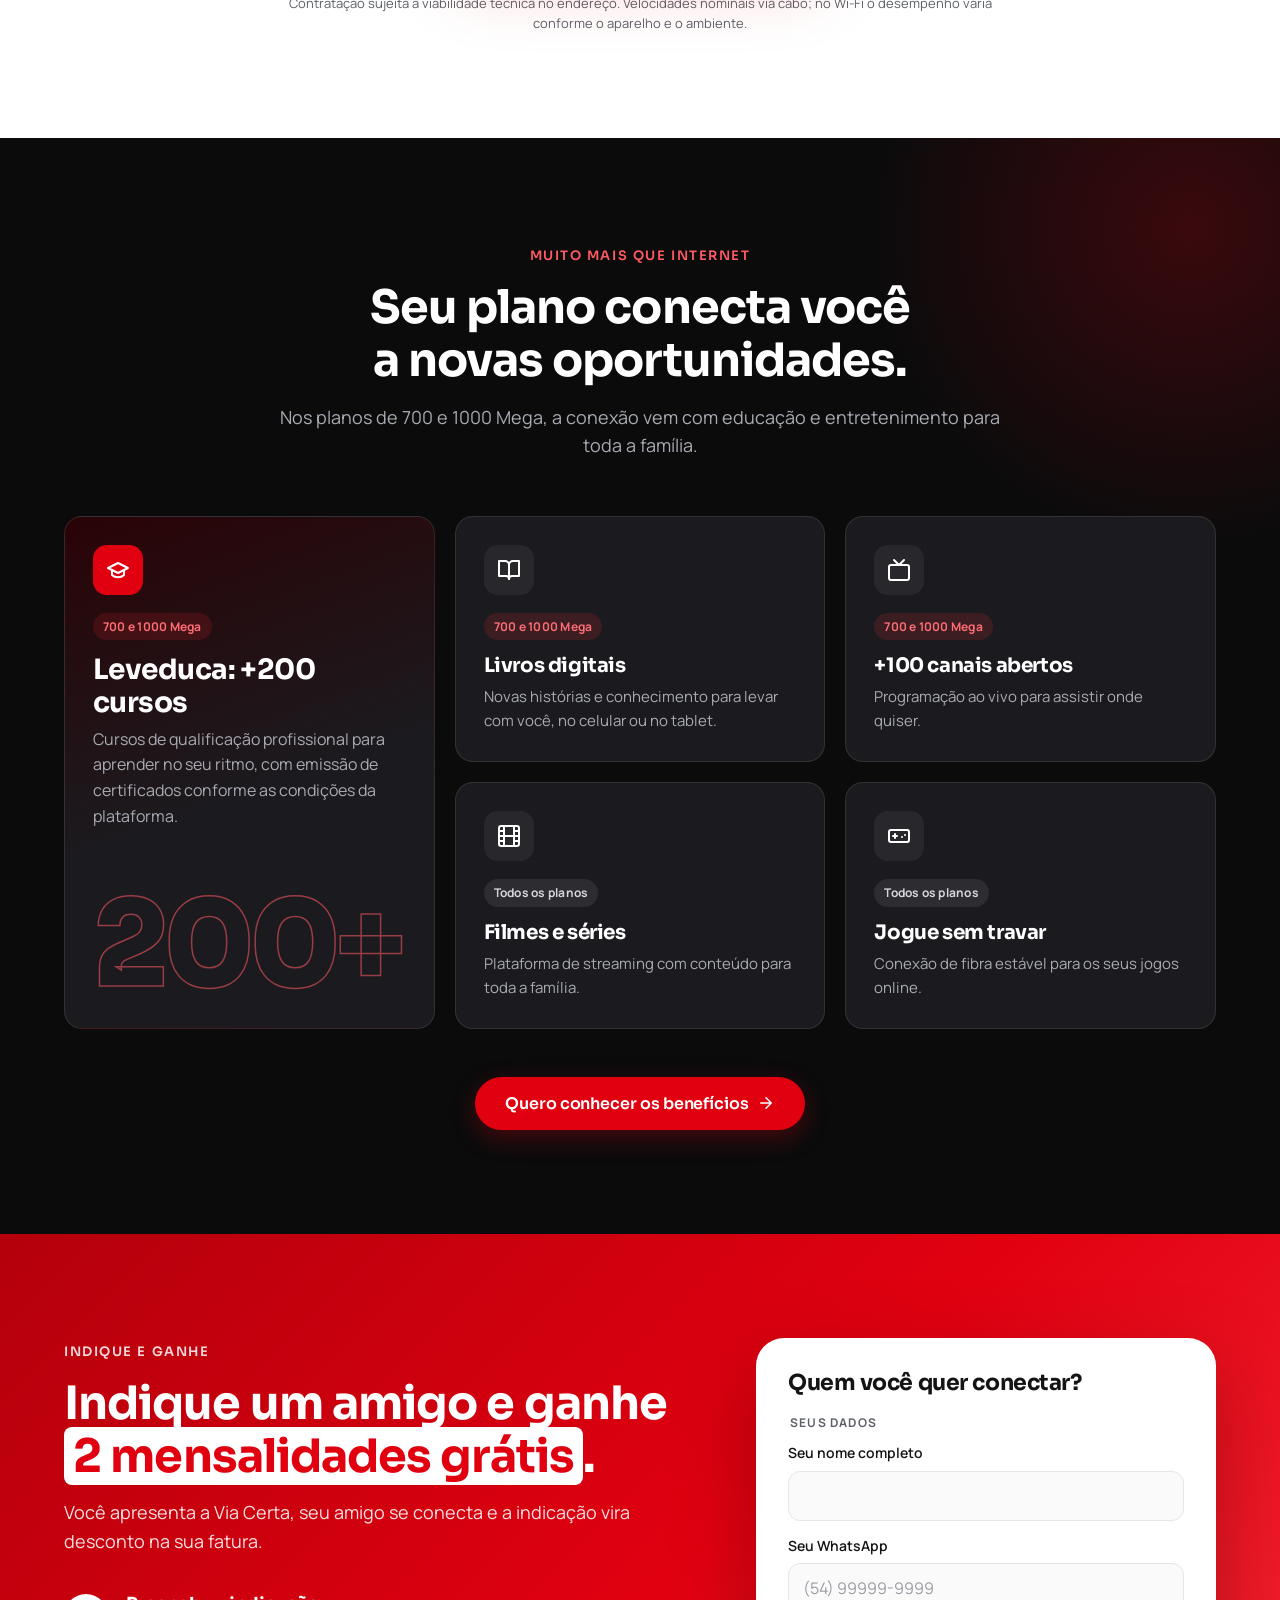
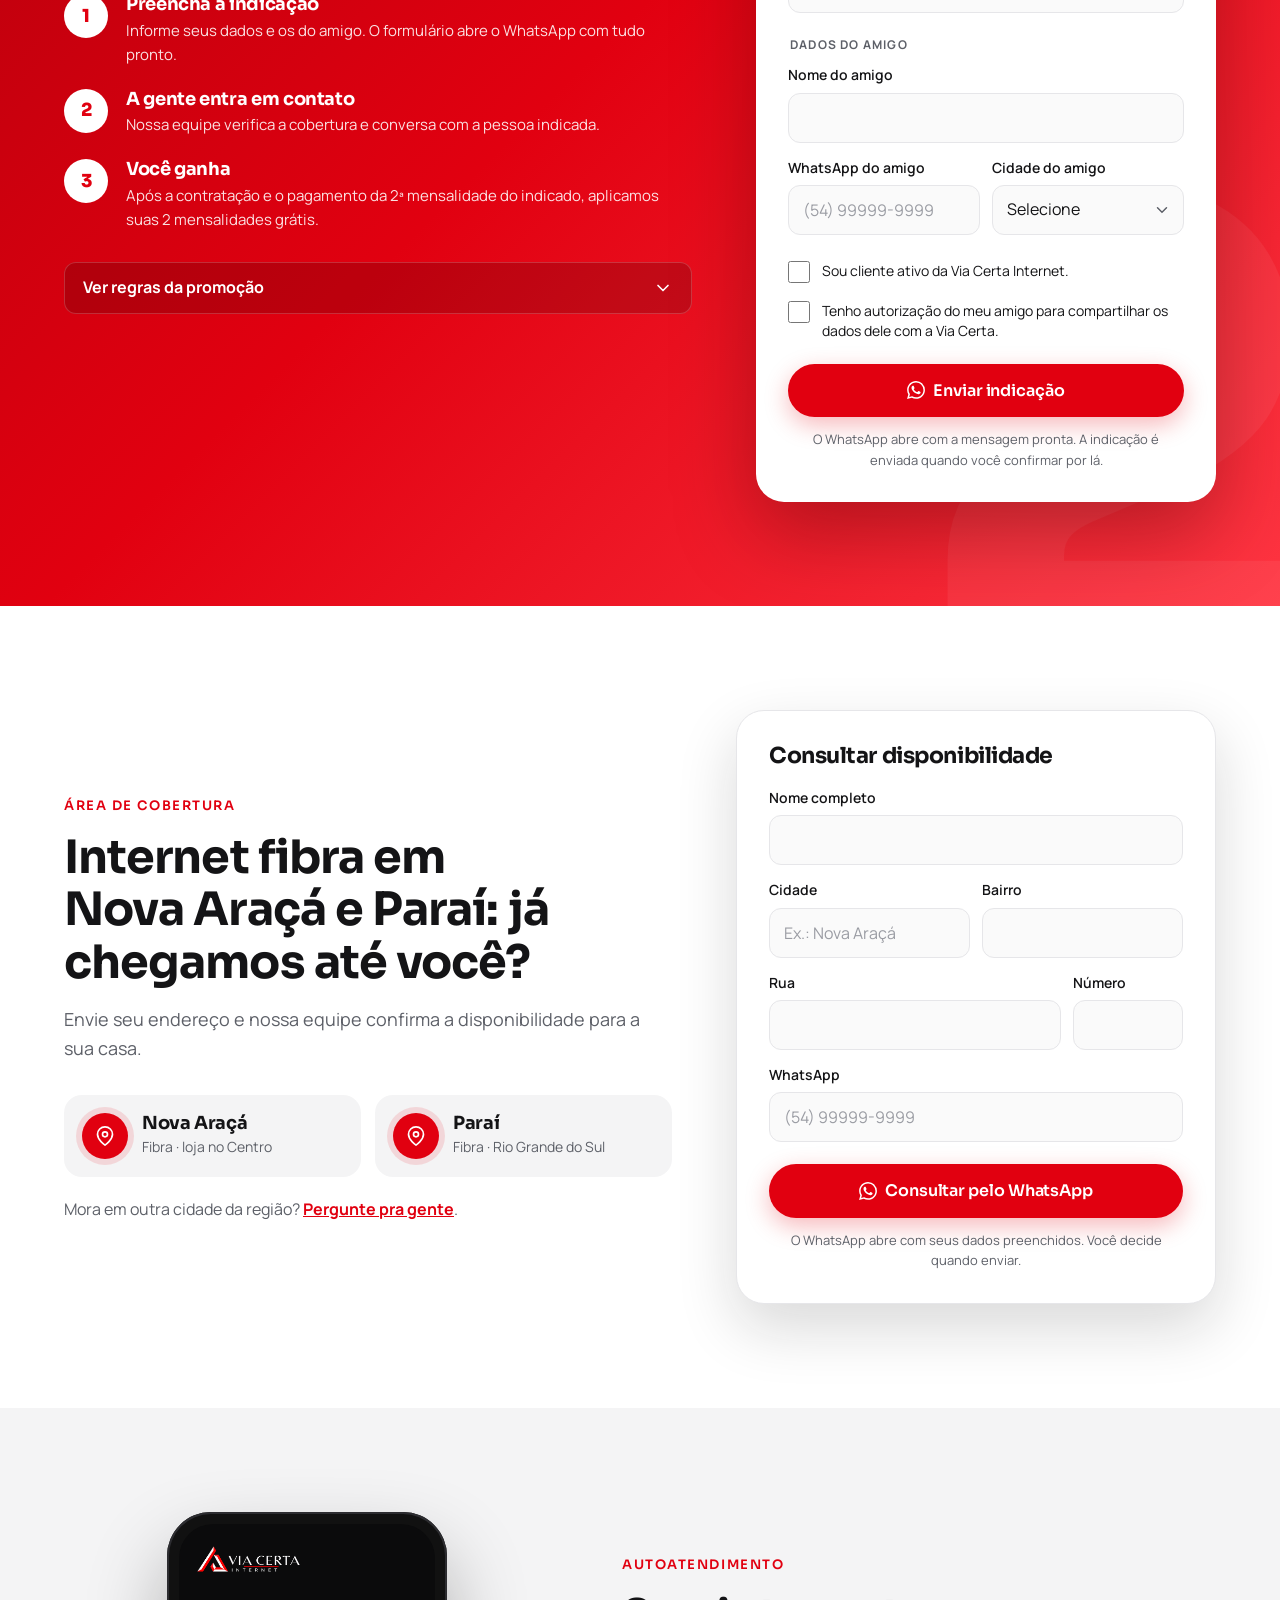
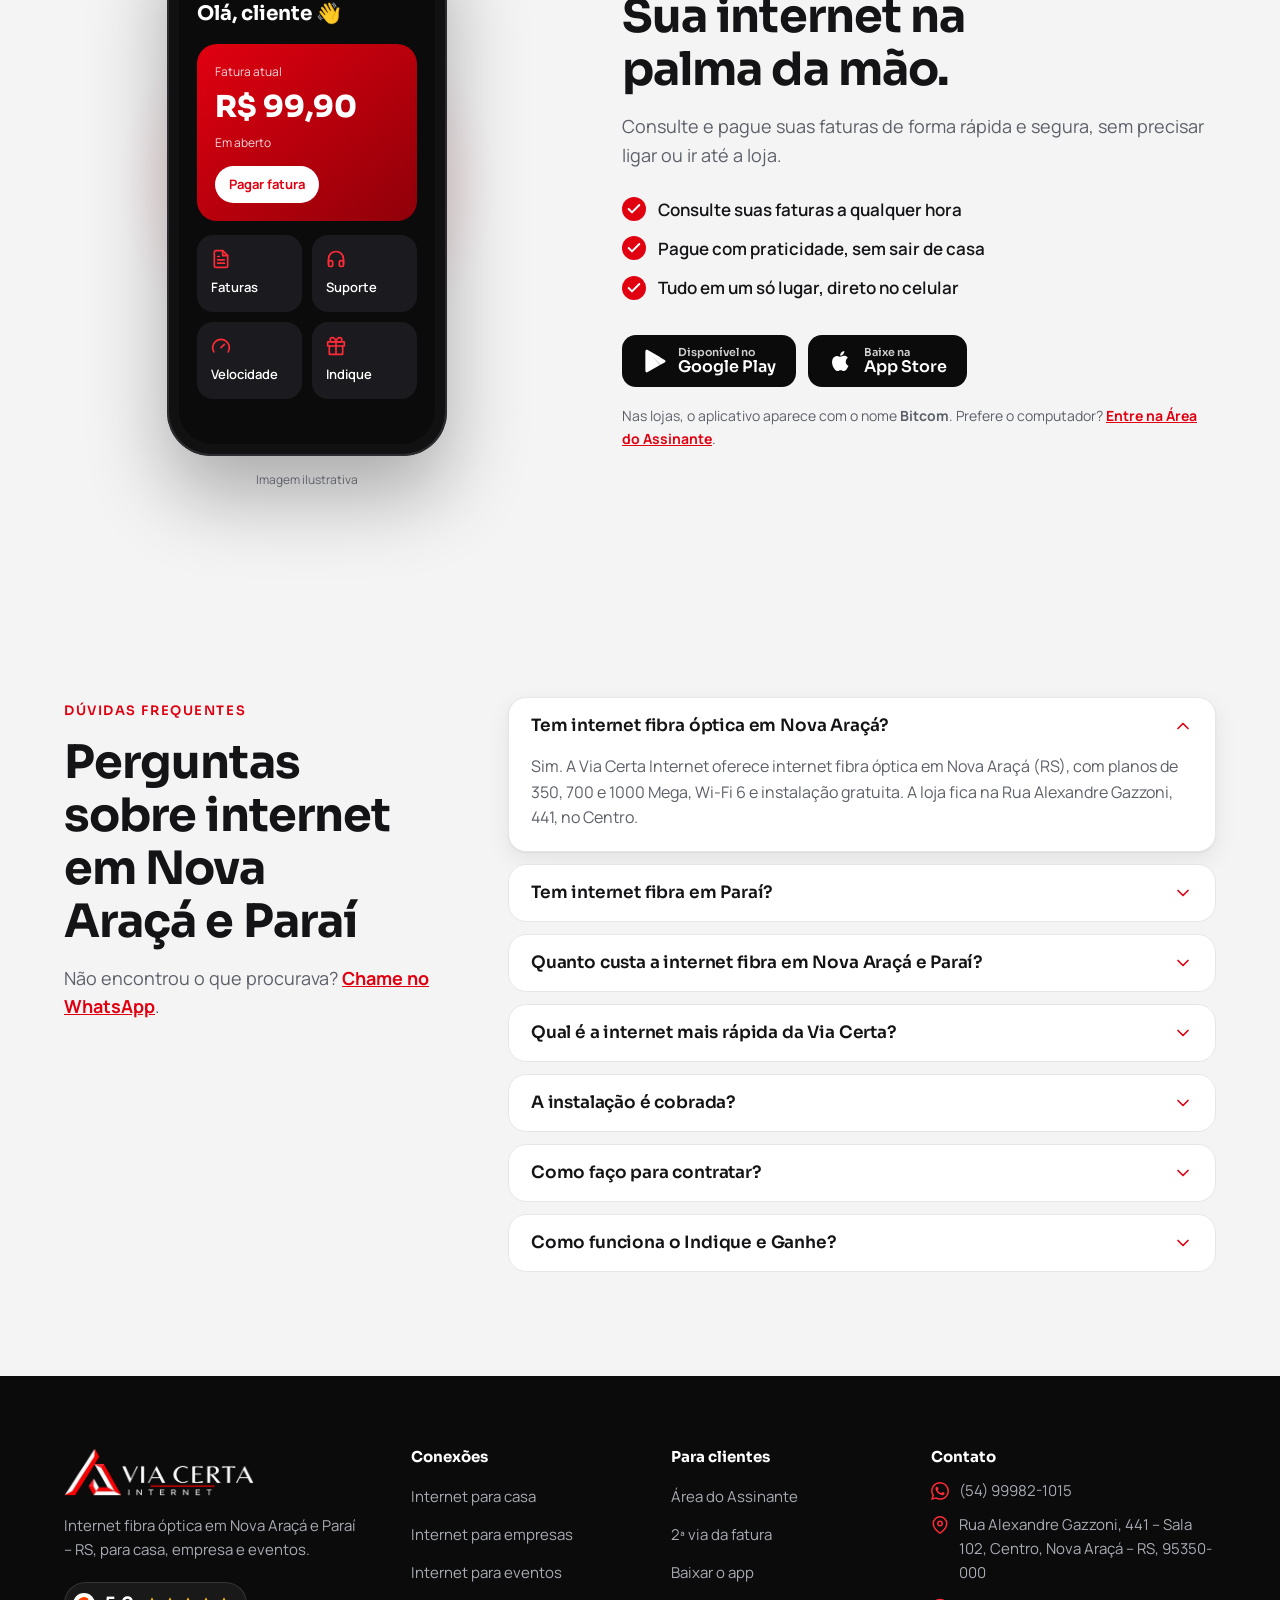
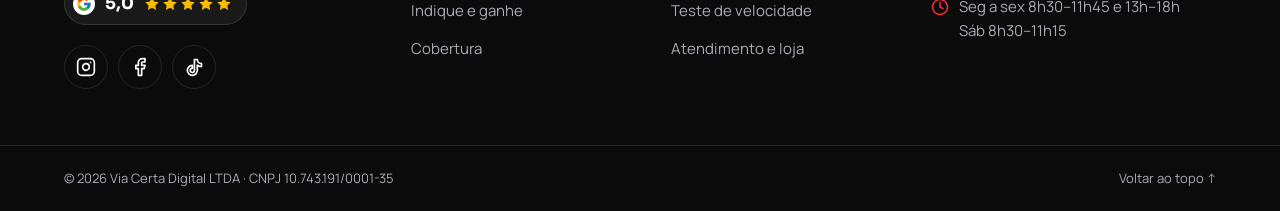
<file: residencial.html>
<!doctype html>
<html lang="pt-BR">
<head>
  <meta charset="utf-8">
  <meta name="viewport" content="width=device-width, initial-scale=1, viewport-fit=cover">
  <title>Planos de internet fibra em Nova Araçá e Paraí | Via Certa</title>
  <meta name="description" content="Internet fibra para casa em Nova Araçá e Paraí (RS): 350 Mega por R$ 89,90, 700 Mega por R$ 99,90 e 1000 Mega por R$ 129,90/mês. Wi-Fi 6 e instalação grátis.">
  <meta name="robots" content="index, follow, max-image-preview:large, max-snippet:-1">
  <!-- Quando o domínio estiver definido, adicione: <link rel="canonical" href="https://SEU-DOMINIO.com.br/ESTA-PAGINA"> -->
  <meta name="theme-color" content="#0b0b0c">
  <meta name="geo.region" content="BR-RS">
  <meta name="geo.placename" content="Nova Araçá">
  <meta name="geo.position" content="-28.6588;-51.7441">
  <meta name="ICBM" content="-28.6588, -51.7441">

  <meta property="og:type" content="website">
  <meta property="og:locale" content="pt_BR">
  <meta property="og:site_name" content="Via Certa Internet">
  <meta property="og:title" content="Planos de internet fibra em Nova Araçá e Paraí | Via Certa">
  <meta property="og:description" content="Internet fibra para casa em Nova Araçá e Paraí (RS): 350 Mega por R$ 89,90, 700 Mega por R$ 99,90 e 1000 Mega por R$ 129,90/mês. Wi-Fi 6 e instalação grátis.">
  <meta property="og:image" content="assets/img/og-image.jpg">
  <meta property="og:image:width" content="1200">
  <meta property="og:image:height" content="630">
  <meta name="twitter:card" content="summary_large_image">

  <link rel="icon" type="image/png" href="assets/img/favicon.png">
  <link rel="apple-touch-icon" href="assets/img/apple-touch-icon.png">
  <link rel="manifest" href="site.webmanifest">

  <link rel="preload" href="assets/fonts/sora-latin.woff2" as="font" type="font/woff2" crossorigin>
  <link rel="preload" href="assets/fonts/manrope-latin.woff2" as="font" type="font/woff2" crossorigin>
  <link rel="stylesheet" href="assets/css/style.css">

  <script type="application/ld+json">
  {
    "@context": "https://schema.org",
    "@graph": [
      {
        "@type": "LocalBusiness",
        "@id": "./#empresa",
        "name": "Via Certa Internet",
        "telephone": "+55-54-99982-1015",
        "address": {
          "@type": "PostalAddress",
          "streetAddress": "Rua Alexandre Gazzoni, 441, Sala 102",
          "addressLocality": "Nova Araçá",
          "addressRegion": "RS",
          "postalCode": "95350-000",
          "addressCountry": "BR"
        },
        "url": "./"
      },
      {
        "@type": "BreadcrumbList",
        "itemListElement": [
          {
            "@type": "ListItem",
            "position": 1,
            "name": "Início",
            "item": "./"
          },
          {
            "@type": "ListItem",
            "position": 2,
            "name": "Internet para casa",
            "item": "residencial.html"
          }
        ]
      },
      {
        "@type": "Service",
        "@id": "residencial.html#servico",
        "name": "Internet fibra residencial em Nova Araçá e Paraí",
        "serviceType": "Internet banda larga por fibra óptica",
        "provider": {
          "@id": "./#empresa"
        },
        "areaServed": [
          {
            "@type": "City",
            "name": "Nova Araçá",
            "sameAs": [
              "https://www.wikidata.org/wiki/Q1757678",
              "https://pt.wikipedia.org/wiki/Nova_Ara%C3%A7%C3%A1"
            ]
          },
          {
            "@type": "City",
            "name": "Paraí",
            "sameAs": [
              "https://www.wikidata.org/wiki/Q1757405",
              "https://pt.wikipedia.org/wiki/Para%C3%AD"
            ]
          }
        ],
        "hasOfferCatalog": {
          "@type": "OfferCatalog",
          "name": "Planos de internet fibra residencial",
          "itemListElement": [
            {
              "@type": "Offer",
              "name": "Plano Essencial 350 Mega",
              "price": "89.90",
              "priceCurrency": "BRL",
              "priceSpecification": {
                "@type": "UnitPriceSpecification",
                "price": "89.90",
                "priceCurrency": "BRL",
                "unitText": "mês",
                "referenceQuantity": {
                  "@type": "QuantitativeValue",
                  "value": 1,
                  "unitCode": "MON"
                }
              },
              "availability": "https://schema.org/InStock",
              "seller": {
                "@id": "./#empresa"
              },
              "itemOffered": {
                "@type": "Service",
                "name": "Internet fibra 350 Mega"
              }
            },
            {
              "@type": "Offer",
              "name": "Plano Ideal 700 Mega",
              "price": "99.90",
              "priceCurrency": "BRL",
              "priceSpecification": {
                "@type": "UnitPriceSpecification",
                "price": "99.90",
                "priceCurrency": "BRL",
                "unitText": "mês",
                "referenceQuantity": {
                  "@type": "QuantitativeValue",
                  "value": 1,
                  "unitCode": "MON"
                }
              },
              "availability": "https://schema.org/InStock",
              "seller": {
                "@id": "./#empresa"
              },
              "itemOffered": {
                "@type": "Service",
                "name": "Internet fibra 700 Mega"
              }
            },
            {
              "@type": "Offer",
              "name": "Plano Ultra 1000 Mega",
              "price": "129.90",
              "priceCurrency": "BRL",
              "priceSpecification": {
                "@type": "UnitPriceSpecification",
                "price": "129.90",
                "priceCurrency": "BRL",
                "unitText": "mês",
                "referenceQuantity": {
                  "@type": "QuantitativeValue",
                  "value": 1,
                  "unitCode": "MON"
                }
              },
              "availability": "https://schema.org/InStock",
              "seller": {
                "@id": "./#empresa"
              },
              "itemOffered": {
                "@type": "Service",
                "name": "Internet fibra 1000 Mega"
              }
            }
          ]
        }
      },
      {
        "@type": "FAQPage",
        "@id": "residencial.html#duvidas",
        "inLanguage": "pt-BR",
        "mainEntity": [
          {
            "@type": "Question",
            "name": "Tem internet fibra óptica em Nova Araçá?",
            "acceptedAnswer": {
              "@type": "Answer",
              "text": "Sim. A Via Certa Internet oferece internet fibra óptica em Nova Araçá (RS), com planos de 350, 700 e 1000 Mega, Wi-Fi 6 e instalação gratuita. A loja fica na Rua Alexandre Gazzoni, 441, no Centro."
            }
          },
          {
            "@type": "Question",
            "name": "Tem internet fibra em Paraí?",
            "acceptedAnswer": {
              "@type": "Answer",
              "text": "Sim. A Via Certa também leva internet fibra óptica para Paraí (RS), com os mesmos planos de até 1000 Mega. A disponibilidade no seu endereço é confirmada pelo WhatsApp (54) 99982-1015."
            }
          },
          {
            "@type": "Question",
            "name": "Quanto custa a internet fibra em Nova Araçá e Paraí?",
            "acceptedAnswer": {
              "@type": "Answer",
              "text": "Os planos da Via Certa custam R$ 89,90 por mês (350 Mega), R$ 99,90 por mês (700 Mega) e R$ 129,90 por mês (1000 Mega). Todos têm Wi-Fi 6 e instalação gratuita."
            }
          },
          {
            "@type": "Question",
            "name": "Qual é a internet mais rápida da Via Certa?",
            "acceptedAnswer": {
              "@type": "Answer",
              "text": "O plano Ultra, de 1000 Mega, por R$ 129,90 por mês. Ele inclui os cursos da Leveduca, livros digitais, streaming e mais de 100 canais abertos."
            }
          },
          {
            "@type": "Question",
            "name": "A instalação é cobrada?",
            "acceptedAnswer": {
              "@type": "Answer",
              "text": "Não. A instalação é gratuita nos planos residenciais, sujeita à viabilidade técnica do endereço."
            }
          },
          {
            "@type": "Question",
            "name": "Como faço para contratar?",
            "acceptedAnswer": {
              "@type": "Answer",
              "text": "Escolha um plano, toque em “Quero este plano” e informe sua cidade. O WhatsApp abre com a mensagem pronta, nossa equipe confirma a cobertura no seu endereço e agenda a instalação."
            }
          },
          {
            "@type": "Question",
            "name": "Como funciona o Indique e Ganhe?",
            "acceptedAnswer": {
              "@type": "Answer",
              "text": "Clientes ativos indicam amigos pelo formulário do site. Quando o amigo contrata e paga a 2ª mensalidade, quem indicou ganha 2 mensalidades grátis."
            }
          }
        ]
      }
    ]
  }
  </script>

  <script src="assets/js/config.js" defer></script>
  <script src="assets/js/main.js" defer></script>
</head>
<body>

  <!-- Ícones (usados com <use href="#i-nome">) -->
  <svg width="0" height="0" style="position:absolute" aria-hidden="true" focusable="false">
  <defs>
    <symbol id="i-wifi" viewBox="0 0 24 24"><path d="M5 12.55a11 11 0 0 1 14.08 0"/><path d="M1.42 9a16 16 0 0 1 21.16 0"/><path d="M8.53 16.11a6 6 0 0 1 6.95 0"/><path d="M12 20h.01"/></symbol>
    <symbol id="i-receipt" viewBox="0 0 24 24"><path d="M14 2H6a2 2 0 0 0-2 2v16a2 2 0 0 0 2 2h12a2 2 0 0 0 2-2V8z"/><path d="M14 2v6h6"/><path d="M16 13H8"/><path d="M16 17H8"/><path d="M10 9H8"/></symbol>
    <symbol id="i-user" viewBox="0 0 24 24"><path d="M20 21v-2a4 4 0 0 0-4-4H8a4 4 0 0 0-4 4v2"/><circle cx="12" cy="7" r="4"/></symbol>
    <symbol id="i-users" viewBox="0 0 24 24"><path d="M17 21v-2a4 4 0 0 0-4-4H5a4 4 0 0 0-4 4v2"/><circle cx="9" cy="7" r="4"/><path d="M23 21v-2a4 4 0 0 0-3-3.87M16 3.13a4 4 0 0 1 0 7.75"/></symbol>
    <symbol id="i-headset" viewBox="0 0 24 24"><path d="M3 18v-6a9 9 0 0 1 18 0v6"/><path d="M21 19a2 2 0 0 1-2 2h-1a2 2 0 0 1-2-2v-3a2 2 0 0 1 2-2h3zM3 19a2 2 0 0 0 2 2h1a2 2 0 0 0 2-2v-3a2 2 0 0 0-2-2H3z"/></symbol>
    <symbol id="i-gauge" viewBox="0 0 24 24"><path d="m12 14 4-4"/><path d="M3.34 19a10 10 0 1 1 17.32 0"/></symbol>
    <symbol id="i-pin" viewBox="0 0 24 24"><path d="M21 10c0 7-9 13-9 13s-9-6-9-13a9 9 0 0 1 18 0z"/><circle cx="12" cy="10" r="3"/></symbol>
    <symbol id="i-gift" viewBox="0 0 24 24"><path d="M20 12v10H4V12"/><path d="M2 7h20v5H2z"/><path d="M12 22V7"/><path d="M12 7H7.5a2.5 2.5 0 0 1 0-5C11 2 12 7 12 7z"/><path d="M12 7h4.5a2.5 2.5 0 0 0 0-5C13 2 12 7 12 7z"/></symbol>
    <symbol id="i-check" viewBox="0 0 24 24"><path d="M20 6 9 17l-5-5"/></symbol>
    <symbol id="i-star" viewBox="0 0 24 24"><path fill="currentColor" stroke="none" d="m12 2 3.09 6.26L22 9.27l-5 4.87 1.18 6.88L12 17.77l-6.18 3.25L7 14.14 2 9.27l6.91-1.01z"/></symbol>
    <symbol id="i-tv" viewBox="0 0 24 24"><rect x="2" y="7" width="20" height="15" rx="2"/><path d="m17 2-5 5-5-5"/></symbol>
    <symbol id="i-film" viewBox="0 0 24 24"><rect x="2" y="2" width="20" height="20" rx="2.18"/><path d="M7 2v20M17 2v20M2 12h20M2 7h5M2 17h5M17 17h5M17 7h5"/></symbol>
    <symbol id="i-book" viewBox="0 0 24 24"><path d="M2 3h6a4 4 0 0 1 4 4v14a3 3 0 0 0-3-3H2z"/><path d="M22 3h-6a4 4 0 0 0-4 4v14a3 3 0 0 1 3-3h7z"/></symbol>
    <symbol id="i-cap" viewBox="0 0 24 24"><path d="M22 10 12 5 2 10l10 5 10-5z"/><path d="M6 12v5c3 3 9 3 12 0v-5"/></symbol>
    <symbol id="i-game" viewBox="0 0 24 24"><path d="M6 12h4M8 10v4M15 13h.01M18 11h.01"/><rect x="2" y="6" width="20" height="12" rx="2"/></symbol>
    <symbol id="i-phone" viewBox="0 0 24 24"><path d="M22 16.92v3a2 2 0 0 1-2.18 2 19.79 19.79 0 0 1-8.63-3.07 19.5 19.5 0 0 1-6-6 19.79 19.79 0 0 1-3.07-8.67A2 2 0 0 1 4.11 2h3a2 2 0 0 1 2 1.72c.13.96.36 1.9.7 2.81a2 2 0 0 1-.45 2.11L8.09 9.91a16 16 0 0 0 6 6l1.27-1.27a2 2 0 0 1 2.11-.45c.91.34 1.85.57 2.81.7A2 2 0 0 1 22 16.92z"/></symbol>
    <symbol id="i-clock" viewBox="0 0 24 24"><circle cx="12" cy="12" r="10"/><path d="M12 6v6l4 2"/></symbol>
    <symbol id="i-arrow" viewBox="0 0 24 24"><path d="M5 12h14M12 5l7 7-7 7"/></symbol>
    <symbol id="i-left" viewBox="0 0 24 24"><path d="m15 18-6-6 6-6"/></symbol>
    <symbol id="i-right" viewBox="0 0 24 24"><path d="m9 18 6-6-6-6"/></symbol>
    <symbol id="i-down" viewBox="0 0 24 24"><path d="m6 9 6 6 6-6"/></symbol>
    <symbol id="i-menu" viewBox="0 0 24 24"><path d="M3 6h18M3 12h18M3 18h18"/></symbol>
    <symbol id="i-x" viewBox="0 0 24 24"><path d="M18 6 6 18M6 6l12 12"/></symbol>
    <symbol id="i-home" viewBox="0 0 24 24"><path d="m3 9 9-7 9 7v11a2 2 0 0 1-2 2H5a2 2 0 0 1-2-2z"/><path d="M9 22V12h6v10"/></symbol>
    <symbol id="i-building" viewBox="0 0 24 24"><path d="M6 22V4a2 2 0 0 1 2-2h8a2 2 0 0 1 2 2v18z"/><path d="M6 12H4a2 2 0 0 0-2 2v6a2 2 0 0 0 2 2h2"/><path d="M18 9h2a2 2 0 0 1 2 2v9a2 2 0 0 1-2 2h-2"/><path d="M10 6h4M10 10h4M10 14h4M10 18h4"/></symbol>
    <symbol id="i-party" viewBox="0 0 24 24"><path d="M5.8 11.3 2 22l10.7-3.79"/><path d="M4 3h.01M22 8h.01M15 2h.01M22 20h.01"/><path d="m22 2-2.24.75a2.9 2.9 0 0 0-1.96 3.12c.1.86-.57 1.63-1.45 1.63h-.38c-.86 0-1.6.6-1.76 1.44L14 10"/><path d="m22 13-.82-.33c-.86-.34-1.82.2-1.98 1.11-.11.7-.72 1.22-1.43 1.22H17"/><path d="m11 2 .33.82c.34.86-.2 1.82-1.11 1.98C9.52 4.9 9 5.52 9 6.23V7"/><path d="M11 13c1.93 1.93 2.83 4.17 2 5-.83.83-3.07-.07-5-2-1.93-1.93-2.83-4.17-2-5 .83-.83 3.07.07 5 2z"/></symbol>
    <symbol id="i-briefcase" viewBox="0 0 24 24"><rect x="2" y="7" width="20" height="14" rx="2"/><path d="M16 21V5a2 2 0 0 0-2-2h-4a2 2 0 0 0-2 2v16"/></symbol>
    <symbol id="i-store" viewBox="0 0 24 24"><path d="M3 9 4.5 4h15L21 9"/><path d="M4 9v11h16V9"/><path d="M3 9h18"/><path d="M9 20v-6h6v6"/></symbol>
    <symbol id="i-laptop" viewBox="0 0 24 24"><rect x="3" y="4" width="18" height="12" rx="2"/><path d="M2 20h20"/></symbol>
    <symbol id="i-factory" viewBox="0 0 24 24"><path d="M2 20V9l6 4V9l6 4V4h8v16z"/><path d="M6 17h.01M10 17h.01M14 17h.01M18 17h.01"/></symbol>
    <symbol id="i-card" viewBox="0 0 24 24"><rect x="2" y="5" width="20" height="14" rx="2"/><path d="M2 10h20M6 15h4"/></symbol>
    <symbol id="i-video" viewBox="0 0 24 24"><path d="m22 8-6 4 6 4z"/><rect x="2" y="6" width="14" height="12" rx="2"/></symbol>
    <symbol id="i-signal" viewBox="0 0 24 24"><path d="M2 20h.01M7 20v-4M12 20v-8M17 20V8M22 4v16"/></symbol>
    <symbol id="i-activity" viewBox="0 0 24 24"><path d="M22 12h-4l-3 9L9 3l-3 9H2"/></symbol>
    <symbol id="i-clipboard" viewBox="0 0 24 24"><rect x="8" y="2" width="8" height="4" rx="1"/><path d="M16 4h2a2 2 0 0 1 2 2v14a2 2 0 0 1-2 2H6a2 2 0 0 1-2-2V6a2 2 0 0 1 2-2h2"/><path d="m9 14 2 2 4-4"/></symbol>
    <symbol id="i-wrench" viewBox="0 0 24 24"><path d="M14.7 6.3a1 1 0 0 0 0 1.4l1.6 1.6a1 1 0 0 0 1.4 0l3.77-3.77a6 6 0 0 1-7.94 7.94l-6.91 6.91a2.12 2.12 0 0 1-3-3l6.91-6.91a6 6 0 0 1 7.94-7.94l-3.76 3.76z"/></symbol>
    <symbol id="i-shield" viewBox="0 0 24 24"><path d="M12 22s8-4 8-10V5l-8-3-8 3v7c0 6 8 10 8 10z"/><path d="m9 12 2 2 4-4"/></symbol>
    <symbol id="i-calendar" viewBox="0 0 24 24"><rect x="3" y="4" width="18" height="18" rx="2"/><path d="M16 2v4M8 2v4M3 10h18"/></symbol>
    <symbol id="i-heart" viewBox="0 0 24 24"><path d="M19 14c1.49-1.46 3-3.21 3-5.5A5.5 5.5 0 0 0 16.5 3c-1.76 0-3 .5-4.5 2-1.5-1.5-2.74-2-4.5-2A5.5 5.5 0 0 0 2 8.5c0 2.3 1.5 4.05 3 5.5l7 7z"/></symbol>
    <symbol id="i-trophy" viewBox="0 0 24 24"><path d="M6 9H4.5a2.5 2.5 0 0 1 0-5H6"/><path d="M18 9h1.5a2.5 2.5 0 0 0 0-5H18"/><path d="M4 22h16"/><path d="M10 14.66V17c0 .55-.47.98-.97 1.21C7.85 18.75 7 20.24 7 22"/><path d="M14 14.66V17c0 .55.47.98.97 1.21C16.15 18.75 17 20.24 17 22"/><path d="M18 2H6v7a6 6 0 0 0 12 0z"/></symbol>
    <symbol id="i-music" viewBox="0 0 24 24"><path d="M9 18V5l12-2v13"/><circle cx="6" cy="18" r="3"/><circle cx="18" cy="16" r="3"/></symbol>
    <symbol id="i-mic" viewBox="0 0 24 24"><path d="M12 2a3 3 0 0 0-3 3v7a3 3 0 0 0 6 0V5a3 3 0 0 0-3-3z"/><path d="M19 10v2a7 7 0 0 1-14 0v-2"/><path d="M12 19v3"/></symbol>
    <symbol id="i-mobile" viewBox="0 0 24 24"><rect x="5" y="2" width="14" height="20" rx="2"/><path d="M12 18h.01"/></symbol>
    <symbol id="i-zap" viewBox="0 0 24 24"><path d="M13 2 3 14h9l-1 8 10-12h-9z"/></symbol>
    <symbol id="i-wallet" viewBox="0 0 24 24"><path d="M21 12V7H5a2 2 0 0 1 0-4h14v4"/><path d="M3 5v14a2 2 0 0 0 2 2h16v-5"/><path d="M18 12a2 2 0 0 0 0 4h4v-4z"/></symbol>
    <symbol id="i-bag" viewBox="0 0 24 24"><path d="M6 2 3 6v14a2 2 0 0 0 2 2h14a2 2 0 0 0 2-2V6l-3-4z"/><path d="M3 6h18"/><path d="M16 10a4 4 0 0 1-8 0"/></symbol>
    <symbol id="i-external" viewBox="0 0 24 24"><path d="M18 13v6a2 2 0 0 1-2 2H5a2 2 0 0 1-2-2V8a2 2 0 0 1 2-2h6"/><path d="M15 3h6v6M10 14 21 3"/></symbol>
    <symbol id="i-whatsapp" viewBox="0 0 24 24"><path fill="currentColor" stroke="none" d="M17.47 14.38c-.3-.15-1.76-.87-2.03-.97-.27-.1-.47-.15-.67.15-.2.3-.77.97-.94 1.16-.17.2-.35.22-.64.08-.3-.15-1.26-.47-2.39-1.48-.88-.79-1.48-1.76-1.65-2.06-.17-.3-.02-.46.13-.6.13-.14.3-.35.45-.52.15-.18.2-.3.3-.5.1-.2.05-.37-.03-.52-.07-.15-.67-1.61-.91-2.2-.24-.58-.49-.5-.67-.51h-.57c-.2 0-.52.07-.79.37-.27.3-1.04 1.02-1.04 2.48s1.06 2.88 1.21 3.07c.15.2 2.1 3.2 5.08 4.49.71.31 1.26.49 1.7.63.71.22 1.36.19 1.87.12.57-.09 1.76-.72 2-1.41.25-.7.25-1.29.18-1.41-.08-.13-.28-.2-.57-.35zM12.05 21.79h-.01a9.87 9.87 0 0 1-5.03-1.38l-.36-.21-3.74.98 1-3.65-.24-.37a9.86 9.86 0 0 1-1.51-5.26c0-5.45 4.44-9.88 9.89-9.88 2.64 0 5.12 1.03 6.99 2.9a9.83 9.83 0 0 1 2.89 6.99c0 5.45-4.44 9.88-9.88 9.88zm8.41-18.3A11.82 11.82 0 0 0 12.05 0C5.5 0 .16 5.34.16 11.89c0 2.1.55 4.14 1.59 5.95L.06 24l6.3-1.65a11.88 11.88 0 0 0 5.68 1.45h.01c6.55 0 11.89-5.34 11.89-11.89a11.82 11.82 0 0 0-3.48-8.41z"/></symbol>
    <symbol id="i-instagram" viewBox="0 0 24 24"><rect x="2" y="2" width="20" height="20" rx="5"/><path d="M16 11.37A4 4 0 1 1 12.63 8 4 4 0 0 1 16 11.37zM17.5 6.5h.01"/></symbol>
    <symbol id="i-facebook" viewBox="0 0 24 24"><path d="M18 2h-3a5 5 0 0 0-5 5v3H7v4h3v8h4v-8h3l1-4h-4V7a1 1 0 0 1 1-1h3z"/></symbol>
    <symbol id="i-tiktok" viewBox="0 0 24 24"><path d="M16 3a5 5 0 0 0 5 5v3.5a8.5 8.5 0 0 1-5-1.6V16a6 6 0 1 1-6-6v3.6A2.5 2.5 0 1 0 12.5 16V3z"/></symbol>
    <symbol id="i-play" viewBox="0 0 24 24"><path fill="currentColor" stroke="none" d="M3.6 1.8c-.3.3-.5.8-.5 1.4v17.6c0 .6.2 1.1.5 1.4l.1.1 9.9-9.9v-.2L3.7 1.7zM16.9 15.6l-3.3-3.3v-.2l3.3-3.3.1.04 3.9 2.2c1.1.6 1.1 1.7 0 2.3l-3.9 2.2zM17 15.5 13.6 12 3.6 22.2c.4.4 1 .4 1.7.05L17 15.5M17 8.5 5.3 1.8c-.7-.4-1.3-.3-1.7.1L13.6 12z"/></symbol>
    <symbol id="i-apple" viewBox="0 0 24 24"><path fill="currentColor" stroke="none" d="M16.37 12.6c-.02-2.34 1.91-3.47 2-3.52-1.09-1.6-2.79-1.82-3.39-1.84-1.44-.15-2.82.85-3.55.85-.73 0-1.86-.83-3.06-.81-1.57.02-3.02.92-3.83 2.33-1.64 2.84-.42 7.04 1.17 9.35.78 1.13 1.71 2.39 2.93 2.35 1.18-.05 1.62-.76 3.04-.76 1.42 0 1.82.76 3.06.73 1.27-.02 2.07-1.15 2.84-2.29.9-1.31 1.27-2.58 1.29-2.65-.03-.01-2.47-.95-2.5-3.76zM14.04 5.72c.65-.79 1.09-1.88.97-2.97-.94.04-2.07.62-2.74 1.41-.6.7-1.13 1.81-.99 2.88 1.05.08 2.12-.53 2.76-1.32z"/></symbol>
    <symbol id="i-google" viewBox="0 0 48 48"><path fill="#FFC107" stroke="none" d="M43.61 20.08H42V20H24v8h11.3c-1.65 4.66-6.08 8-11.3 8-6.63 0-12-5.37-12-12s5.37-12 12-12c3.06 0 5.84 1.15 7.96 3.04l5.66-5.66C34.05 6.05 29.27 4 24 4 12.95 4 4 12.95 4 24s8.95 20 20 20 20-8.95 20-20c0-1.34-.14-2.65-.39-3.92z"/><path fill="#FF3D00" stroke="none" d="m6.31 14.69 6.57 4.82C14.66 15.11 18.96 12 24 12c3.06 0 5.84 1.15 7.96 3.04l5.66-5.66C34.05 6.05 29.27 4 24 4 16.32 4 9.66 8.34 6.31 14.69z"/><path fill="#4CAF50" stroke="none" d="M24 44c5.17 0 9.86-1.98 13.41-5.19l-6.19-5.24A11.91 11.91 0 0 1 24 36c-5.2 0-9.62-3.32-11.28-7.95l-6.52 5.03C9.5 39.56 16.23 44 24 44z"/><path fill="#1976D2" stroke="none" d="M43.61 20.08H42V20H24v8h11.3a12.04 12.04 0 0 1-4.09 5.57l6.19 5.24C36.97 39.2 44 34 44 24c0-1.34-.14-2.65-.39-3.92z"/></symbol>
  </defs>
  </svg>
  <a class="skip-link" href="#conteudo">Pular para o conteúdo</a>

  <!-- ===== CABEÇALHO (igual em todas as páginas) ===== -->
  <header class="site-header" id="topo">
    <div class="topbar">
      <div class="container topbar__inner">
        <p class="topbar__item"><svg class="i" aria-hidden="true"><use href="#i-pin"/></svg> Internet fibra em Nova Araçá e Paraí · RS</p>
        <p class="topbar__item topbar__hide-sm"><svg class="i" aria-hidden="true"><use href="#i-clock"/></svg> Seg a sex 8h30–11h45 e 13h–18h · Sáb 8h30–11h15</p>
        <div class="topbar__links">
          <a href="#" data-link="segundaVia">2ª via da fatura</a>
          <a href="#" data-link="testeVelocidade">Teste de velocidade</a>
          <a href="https://wa.me/5554999821015" data-wa="Olá! Vim pelo site da Via Certa Internet e gostaria de atendimento. Sou de {cidade}." data-wa-ctx="geral" target="_blank" rel="noopener" class="topbar__wa"><svg class="i" aria-hidden="true"><use href="#i-whatsapp"/></svg> (54) 99982-1015</a>
        </div>
      </div>
    </div>

    <div class="navbar">
      <div class="container navbar__inner">
        <a href="./" class="brand" aria-label="Via Certa Internet - página inicial">
          <picture>
            <source type="image/webp" srcset="assets/img/logo-branco.webp">
            <img src="assets/img/logo-branco.png" alt="Via Certa Internet" width="400" height="101" fetchpriority="high">
          </picture>
        </a>

        <nav class="nav" id="menu" aria-label="Menu principal">
          <ul class="nav__list">
            <li><a href="residencial.html" aria-current="page">Para casa</a></li>
            <li><a href="empresas.html">Para empresas</a></li>
            <li><a href="eventos.html">Eventos <span class="nav__new">Novo</span></a></li>
            <li><a href="atendimento.html">Atendimento</a></li>
          </ul>
          <div class="nav__mobile-extra">
            <button type="button" class="btn btn--ghost-light btn--block" data-open-cliente><svg class="i" aria-hidden="true"><use href="#i-user"/></svg> Área do Assinante</button>
            <a href="https://wa.me/5554999821015" data-wa="Olá! Vim pelo site da Via Certa Internet e gostaria de atendimento. Sou de {cidade}." data-wa-ctx="geral" target="_blank" rel="noopener" class="nav__mobile-wa"><svg class="i" aria-hidden="true"><use href="#i-whatsapp"/></svg> (54) 99982-1015</a>
          </div>
        </nav>

        <div class="navbar__actions">
          <button type="button" class="btn btn--ghost-light btn--sm navbar__cliente" data-open-cliente><svg class="i" aria-hidden="true"><use href="#i-user"/></svg><span>Área do Assinante</span></button>
          <a href="residencial.html#planos" class="btn btn--red btn--sm navbar__cta">Assine já</a>
          <button type="button" class="nav-toggle" aria-expanded="false" aria-controls="menu" aria-label="Abrir menu">
            <svg class="i i--open" aria-hidden="true"><use href="#i-menu"/></svg>
            <svg class="i i--close" aria-hidden="true"><use href="#i-x"/></svg>
          </button>
        </div>
      </div>
    </div>
  </header>

  <main id="conteudo">
    <section class="page-hero page-hero--casa">
      <div class="page-hero__bg" aria-hidden="true"></div>
      <div class="container page-hero__inner">
        <div class="page-hero__copy">
          <nav class="crumbs" aria-label="Você está em"><a href="./">Início</a><span aria-hidden="true">›</span><span aria-current="page">Para casa</span></nav>
          <nav class="seg-tabs" aria-label="Tipos de conexão"><a href="residencial.html" aria-current="page"><svg class="i" aria-hidden="true"><use href="#i-home"/></svg><span>Casa</span></a><a href="empresas.html"><svg class="i" aria-hidden="true"><use href="#i-building"/></svg><span>Empresas</span></a><a href="eventos.html"><svg class="i" aria-hidden="true"><use href="#i-party"/></svg><span>Eventos</span></a></nav>
          <h1 class="page-hero__title">Internet fibra para sua casa em Nova Araçá e Paraí</h1>
          <p class="page-hero__lead">Planos de 350 a 1000 Mega com Wi-Fi 6 e instalação gratuita, a partir de R$ 89,90/mês.</p>
          <div class="page-hero__ctas"><a href="#planos" class="btn btn--red btn--lg">Ver planos <svg class="i" aria-hidden="true"><use href="#i-arrow"/></svg></a><a href="#cobertura" class="btn btn--ghost-light btn--lg">Consultar cobertura</a></div>
        </div>
        <div class="page-hero__art"><img src="assets/img/ilustra-casa.svg" alt="Ilustração de casa conectada com internet fibra e Wi-Fi" width="480" height="320" fetchpriority="high"><div class="art-chip art-chip--a"><svg class="i" aria-hidden="true"><use href="#i-zap"/></svg><span><strong>Até 1000 Mega</strong>fibra óptica</span></div><div class="art-chip art-chip--b"><svg class="i" aria-hidden="true"><use href="#i-wifi"/></svg><span><strong>Wi-Fi 6</strong>em todos os planos</span></div></div>
      </div>
    </section>

    <!-- ===== PLANOS ===== -->
    <section class="section plans" id="planos" aria-labelledby="planos-titulo">
      <div class="container">
        <header class="section-head">
          <p class="eyebrow">Planos residenciais</p>
          <h2 class="section-title" id="planos-titulo">Escolha o seu plano de internet fibra</h2>
          <p class="section-lead">Todos com fibra óptica, Wi-Fi 6 e instalação gratuita. Escolha, informe sua cidade e a gente cuida do resto pelo WhatsApp.</p>
        </header>

        <div class="plan-switch" role="group" aria-label="Escolha a velocidade">
          <button type="button" data-plan-go="0" aria-pressed="false">350 Mega</button>
          <button type="button" data-plan-go="1" aria-pressed="true">700 Mega</button>
          <button type="button" data-plan-go="2" aria-pressed="false">1000 Mega</button>
        </div>

        <div class="plans__grid" data-plans>
          <article class="plan" id="plano-essencial">
            
            <header class="plan__head">
              <h3 class="plan__name">Plano Essencial</h3>
              <p class="plan__speed"><span class="plan__num">350</span><span class="plan__unit">Mega</span></p>
              <p class="plan__tagline">Sua conexão para o dia a dia.</p>
            </header>
            <ul class="plan__list"><li><svg class="i" aria-hidden="true"><use href="#i-check"/></svg>Instalação gratuita</li><li><svg class="i" aria-hidden="true"><use href="#i-check"/></svg>Wi-Fi 6</li><li><svg class="i" aria-hidden="true"><use href="#i-check"/></svg>Streaming de filmes e séries</li><li><svg class="i" aria-hidden="true"><use href="#i-check"/></svg>App para consultar e pagar faturas</li></ul>
            <div class="plan__foot">
              <p class="plan__price" aria-label="R$ 89,90 por mês"><span class="plan__currency">R$</span><span class="plan__value">89</span><span class="plan__cents">,90<small>/mês</small></span></p>
              <a href="https://wa.me/5554999821015" data-wa="Olá! Quero contratar o plano ESSENCIAL 350 Mega por R$ 89,90/mês em {cidade}." data-wa-ctx="casa" target="_blank" rel="noopener" class="btn btn--dark btn--block">Quero este plano</a>
            </div>
          </article>
          <article class="plan plan--featured" id="plano-ideal">
            <span class="plan__badge">Mais escolhido</span>
            <header class="plan__head">
              <h3 class="plan__name">Plano Ideal</h3>
              <p class="plan__speed"><span class="plan__num">700</span><span class="plan__unit">Mega</span></p>
              <p class="plan__tagline">Mais possibilidades para toda a casa.</p>
            </header>
            <ul class="plan__list"><li><svg class="i" aria-hidden="true"><use href="#i-check"/></svg>Tudo do plano Essencial</li><li><svg class="i" aria-hidden="true"><use href="#i-check"/></svg>Leveduca: +200 cursos</li><li><svg class="i" aria-hidden="true"><use href="#i-check"/></svg>Livros digitais</li><li><svg class="i" aria-hidden="true"><use href="#i-check"/></svg>+100 canais abertos</li></ul>
            <div class="plan__foot">
              <p class="plan__price" aria-label="R$ 99,90 por mês"><span class="plan__currency">R$</span><span class="plan__value">99</span><span class="plan__cents">,90<small>/mês</small></span></p>
              <a href="https://wa.me/5554999821015" data-wa="Olá! Quero contratar o plano IDEAL 700 Mega por R$ 99,90/mês em {cidade}." data-wa-ctx="casa" target="_blank" rel="noopener" class="btn btn--red btn--block">Quero este plano</a>
            </div>
          </article>
          <article class="plan plan--ultra" id="plano-ultra">
            
            <header class="plan__head">
              <h3 class="plan__name">Plano Ultra</h3>
              <p class="plan__speed"><span class="plan__num">1000</span><span class="plan__unit">Mega</span></p>
              <p class="plan__tagline">Velocidade máxima para ir além.</p>
            </header>
            <ul class="plan__list"><li><svg class="i" aria-hidden="true"><use href="#i-check"/></svg>Tudo do plano Ideal</li><li><svg class="i" aria-hidden="true"><use href="#i-check"/></svg>Nossa maior velocidade</li><li><svg class="i" aria-hidden="true"><use href="#i-check"/></svg>Ideal para muitos aparelhos</li><li><svg class="i" aria-hidden="true"><use href="#i-check"/></svg>Leveduca, livros, streaming e canais</li></ul>
            <div class="plan__foot">
              <p class="plan__price" aria-label="R$ 129,90 por mês"><span class="plan__currency">R$</span><span class="plan__value">129</span><span class="plan__cents">,90<small>/mês</small></span></p>
              <a href="https://wa.me/5554999821015" data-wa="Olá! Quero contratar o plano ULTRA 1000 Mega por R$ 129,90/mês em {cidade}." data-wa-ctx="casa" target="_blank" rel="noopener" class="btn btn--dark btn--block">Quero este plano</a>
            </div>
          </article>
        </div>

        <p class="fine-print">Contratação sujeita à viabilidade técnica no endereço. Velocidades nominais via cabo; no Wi-Fi o desempenho varia conforme o aparelho e o ambiente.</p>
      </div>
    </section>

    <!-- ===== BENEFÍCIOS ===== -->
    <section class="section section--dark benefits" id="beneficios" aria-labelledby="beneficios-titulo">
      <div class="container">
        <header class="section-head section-head--light">
          <p class="eyebrow eyebrow--light">Muito mais que internet</p>
          <h2 class="section-title" id="beneficios-titulo">Seu plano conecta você a novas oportunidades.</h2>
          <p class="section-lead">Nos planos de 700 e 1000 Mega, a conexão vem com educação e entretenimento para toda a família.</p>
        </header>
        <div class="benefits__grid">
          <article class="benefit benefit--wide">
            <span class="benefit__icon"><svg class="i" aria-hidden="true"><use href="#i-cap"/></svg></span>
            <span class="tag tag--red">700 e 1000 Mega</span>
            <h3>Leveduca: +200 cursos</h3>
            <p>Cursos de qualificação profissional para aprender no seu ritmo, com emissão de certificados conforme as condições da plataforma.</p>
            <span class="benefit__big" aria-hidden="true">200+</span>
          </article>
          <article class="benefit"><span class="benefit__icon"><svg class="i" aria-hidden="true"><use href="#i-book"/></svg></span><span class="tag tag--red">700 e 1000 Mega</span><h3>Livros digitais</h3><p>Novas histórias e conhecimento para levar com você, no celular ou no tablet.</p></article>
          <article class="benefit"><span class="benefit__icon"><svg class="i" aria-hidden="true"><use href="#i-tv"/></svg></span><span class="tag tag--red">700 e 1000 Mega</span><h3>+100 canais abertos</h3><p>Programação ao vivo para assistir onde quiser.</p></article>
          <article class="benefit"><span class="benefit__icon"><svg class="i" aria-hidden="true"><use href="#i-film"/></svg></span><span class="tag">Todos os planos</span><h3>Filmes e séries</h3><p>Plataforma de streaming com conteúdo para toda a família.</p></article>
          <article class="benefit"><span class="benefit__icon"><svg class="i" aria-hidden="true"><use href="#i-game"/></svg></span><span class="tag">Todos os planos</span><h3>Jogue sem travar</h3><p>Conexão de fibra estável para os seus jogos online.</p></article>
        </div>
        <div class="benefits__cta">
          <a href="https://wa.me/5554999821015" data-wa="Olá! Quero conhecer os benefícios dos planos de 700 e 1000 Mega da Via Certa (Leveduca, livros, streaming e canais). Moro em {cidade}." data-wa-ctx="casa" target="_blank" rel="noopener" class="btn btn--red btn--lg">Quero conhecer os benefícios <svg class="i" aria-hidden="true"><use href="#i-arrow"/></svg></a>
        </div>
      </div>
    </section>

    <!-- ===== INDIQUE E GANHE ===== -->
    <section class="section referral" id="indique" aria-labelledby="indique-titulo">
      <div class="container referral__inner">
        <div class="referral__copy">
          <p class="eyebrow eyebrow--light">Indique e ganhe</p>
          <h2 class="section-title" id="indique-titulo">Indique um amigo e ganhe <span class="referral__hl">2 mensalidades grátis</span>.</h2>
          <p class="section-lead">Você apresenta a Via Certa, seu amigo se conecta e a indicação vira desconto na sua fatura.</p>
          <ol class="steps">
            <li><span class="steps__n" aria-hidden="true">1</span><div><h3>Preencha a indicação</h3><p>Informe seus dados e os do amigo. O formulário abre o WhatsApp com tudo pronto.</p></div></li>
            <li><span class="steps__n" aria-hidden="true">2</span><div><h3>A gente entra em contato</h3><p>Nossa equipe verifica a cobertura e conversa com a pessoa indicada.</p></div></li>
            <li><span class="steps__n" aria-hidden="true">3</span><div><h3>Você ganha</h3><p>Após a contratação e o pagamento da 2ª mensalidade do indicado, aplicamos suas 2 mensalidades grátis.</p></div></li>
          </ol>
          <details class="rules">
            <summary>Ver regras da promoção <svg class="i" aria-hidden="true"><use href="#i-down"/></svg></summary>
            <ul>
              <li>Válido para indicações feitas por clientes ativos da Via Certa Internet.</li>
              <li>A pessoa indicada deve ser um novo cliente, em endereço com cobertura.</li>
              <li>O benefício é validado após a contratação e o pagamento da segunda mensalidade pelo indicado.</li>
              <li>As 2 mensalidades grátis são aplicadas nas próximas faturas do cliente que indicou.</li>
            </ul>
          </details>
        </div>

        <form class="form-card" data-form="indicacao" novalidate>
          <h3 class="form-card__title">Quem você quer conectar?</h3>
          <fieldset>
            <legend>Seus dados</legend>
            <div class="field"><label for="ind-nome">Seu nome completo</label><input id="ind-nome" name="nome" type="text" autocomplete="name" enterkeyhint="next" required></div>
            <div class="field"><label for="ind-tel">Seu WhatsApp</label><input id="ind-tel" name="telefone" type="tel" inputmode="tel" autocomplete="tel-national" placeholder="(54) 99999-9999" enterkeyhint="next" data-mask="phone" required></div>
          </fieldset>
          <fieldset>
            <legend>Dados do amigo</legend>
            <div class="field"><label for="ind-amigo">Nome do amigo</label><input id="ind-amigo" name="amigo" type="text" autocomplete="off" enterkeyhint="next" required></div>
            <div class="field-row">
              <div class="field"><label for="ind-amigo-tel">WhatsApp do amigo</label><input id="ind-amigo-tel" name="amigoTelefone" type="tel" inputmode="tel" autocomplete="off" placeholder="(54) 99999-9999" enterkeyhint="next" data-mask="phone" required></div>
              <div class="field"><label for="ind-cidade">Cidade do amigo</label>
                <select id="ind-cidade" name="cidade" required><option value="">Selecione</option><option>Nova Araçá - RS</option><option>Paraí - RS</option><option>Outra cidade</option></select>
              </div>
            </div>
          </fieldset>
          <label class="check"><input type="checkbox" name="cliente" required> <span>Sou cliente ativo da Via Certa Internet.</span></label>
          <label class="check"><input type="checkbox" name="autorizacao" required> <span>Tenho autorização do meu amigo para compartilhar os dados dele com a Via Certa.</span></label>
          <p class="form-error" role="alert" hidden></p>
          <button type="submit" class="btn btn--red btn--block btn--lg"><svg class="i" aria-hidden="true"><use href="#i-whatsapp"/></svg> Enviar indicação</button>
          <p class="form-note">O WhatsApp abre com a mensagem pronta. A indicação é enviada quando você confirmar por lá.</p>
          <div class="form-done" hidden><p>Mensagem pronta! Se o WhatsApp não abriu sozinho, toque no botão abaixo.</p><a href="#" target="_blank" rel="noopener" class="btn btn--dark btn--block" data-form-wa><svg class="i" aria-hidden="true"><use href="#i-whatsapp"/></svg> Abrir o WhatsApp</a></div>
        </form>
      </div>
    </section>

    <!-- ===== COBERTURA ===== -->
    <section class="section coverage" id="cobertura" aria-labelledby="cobertura-titulo">
      <div class="container coverage__inner">
        <div class="coverage__copy">
          <p class="eyebrow">Área de cobertura</p>
          <h2 class="section-title" id="cobertura-titulo">Internet fibra em Nova Araçá e Paraí: já chegamos até você?</h2>
          <p class="section-lead">Envie seu endereço e nossa equipe confirma a disponibilidade para a sua casa.</p>
          <ul class="cities">
            <li class="city"><span class="city__pin"><svg class="i" aria-hidden="true"><use href="#i-pin"/></svg></span><div><h3>Nova Araçá</h3><span>Fibra · loja no Centro</span></div></li>
            <li class="city"><span class="city__pin"><svg class="i" aria-hidden="true"><use href="#i-pin"/></svg></span><div><h3>Paraí</h3><span>Fibra · Rio Grande do Sul</span></div></li>
          </ul>
          <p class="coverage__other">Mora em outra cidade da região? <a href="https://wa.me/5554999821015" data-wa="Olá! Gostaria de saber se a Via Certa Internet atende a minha cidade." data-wa-direto target="_blank" rel="noopener">Pergunte pra gente</a>.</p>
        </div>

        <form class="form-card form-card--light" data-form="cobertura" novalidate>
          <h3 class="form-card__title">Consultar disponibilidade</h3>
          <div class="field"><label for="cob-nome">Nome completo</label><input id="cob-nome" name="nome" type="text" autocomplete="name" enterkeyhint="next" required></div>
          <div class="field-row">
            <div class="field"><label for="cob-cidade">Cidade</label><input id="cob-cidade" name="cidade" type="text" autocomplete="address-level2" placeholder="Ex.: Nova Araçá" enterkeyhint="next" required></div>
            <div class="field"><label for="cob-bairro">Bairro</label><input id="cob-bairro" name="bairro" type="text" autocomplete="address-level3" enterkeyhint="next" required></div>
          </div>
          <div class="field-row field-row--street">
            <div class="field"><label for="cob-rua">Rua</label><input id="cob-rua" name="rua" type="text" autocomplete="address-line1" enterkeyhint="next" required></div>
            <div class="field"><label for="cob-num">Número</label><input id="cob-num" name="numero" type="text" inputmode="numeric" enterkeyhint="next" required></div>
          </div>
          <div class="field"><label for="cob-tel">WhatsApp</label><input id="cob-tel" name="telefone" type="tel" inputmode="tel" autocomplete="tel-national" placeholder="(54) 99999-9999" enterkeyhint="send" data-mask="phone" required></div>
          <p class="form-error" role="alert" hidden></p>
          <button type="submit" class="btn btn--red btn--block btn--lg"><svg class="i" aria-hidden="true"><use href="#i-whatsapp"/></svg> Consultar pelo WhatsApp</button>
          <p class="form-note">O WhatsApp abre com seus dados preenchidos. Você decide quando enviar.</p>
          <div class="form-done" hidden><p>Mensagem pronta! Se o WhatsApp não abriu sozinho, toque no botão abaixo.</p><a href="#" target="_blank" rel="noopener" class="btn btn--dark btn--block" data-form-wa><svg class="i" aria-hidden="true"><use href="#i-whatsapp"/></svg> Abrir o WhatsApp</a></div>
        </form>
      </div>
    </section>

    <!-- ===== APP ===== -->
    <section class="section app" id="app" aria-labelledby="app-titulo">
      <div class="container app__inner">
        <div class="app__visual" aria-hidden="true">
          <div class="phone">
            <div class="phone__screen">
              <div class="phone__bar"><img src="assets/img/logo-branco.png" alt="" width="400" height="101" loading="lazy" decoding="async"></div>
              <p class="phone__hello">Olá, cliente 👋</p>
              <div class="phone__card"><span class="phone__label">Fatura atual</span><span class="phone__value">R$ 99,90</span><span class="phone__status">Em aberto</span><span class="phone__btn">Pagar fatura</span></div>
              <div class="phone__grid"><span><svg class="i" aria-hidden="true"><use href="#i-receipt"/></svg>Faturas</span><span><svg class="i" aria-hidden="true"><use href="#i-headset"/></svg>Suporte</span><span><svg class="i" aria-hidden="true"><use href="#i-gauge"/></svg>Velocidade</span><span><svg class="i" aria-hidden="true"><use href="#i-gift"/></svg>Indique</span></div>
            </div>
          </div>
          <p class="app__caption">Imagem ilustrativa</p>
        </div>
        <div class="app__copy">
          <p class="eyebrow">Autoatendimento</p>
          <h2 class="section-title" id="app-titulo">Sua internet na palma da mão.</h2>
          <p class="section-lead">Consulte e pague suas faturas de forma rápida e segura, sem precisar ligar ou ir até a loja.</p>
          <ul class="ticks">
            <li><svg class="i" aria-hidden="true"><use href="#i-check"/></svg>Consulte suas faturas a qualquer hora</li>
            <li><svg class="i" aria-hidden="true"><use href="#i-check"/></svg>Pague com praticidade, sem sair de casa</li>
            <li><svg class="i" aria-hidden="true"><use href="#i-check"/></svg>Tudo em um só lugar, direto no celular</li>
          </ul>
          <div class="app__buttons">
            <a href="#" data-link="appAndroid" class="store-btn" hidden><svg class="i" aria-hidden="true"><use href="#i-play"/></svg><span><small>Disponível no</small>Google Play</span></a>
            <a href="#" data-link="appIos" class="store-btn" hidden><svg class="i" aria-hidden="true"><use href="#i-apple"/></svg><span><small>Baixe na</small>App Store</span></a>
          </div>
          <p class="app__note">Nas lojas, o aplicativo aparece com o nome <strong>Bitcom</strong>. Prefere o computador? <a href="#" data-link="areaCliente">Entre na Área do Assinante</a>.</p>
        </div>
      </div>
    </section>

    <section class="section faq" id="duvidas" aria-labelledby="duvidas-titulo">
      <div class="container faq__inner">
        <header class="section-head section-head--left">
          <p class="eyebrow">Dúvidas frequentes</p>
          <h2 class="section-title" id="duvidas-titulo">Perguntas sobre internet em Nova Araçá e Paraí</h2>
          <p class="section-lead">Não encontrou o que procurava? <a href="https://wa.me/5554999821015" data-wa="Olá! Tenho uma dúvida sobre a Via Certa Internet. Sou de {cidade}." data-wa-ctx="casa" target="_blank" rel="noopener">Chame no WhatsApp</a>.</p>
        </header>
        <div class="faq__list">
          <details open>
            <summary><h3>Tem internet fibra óptica em Nova Araçá?</h3><svg class="i" aria-hidden="true"><use href="#i-down"/></svg></summary>
            <p>Sim. A Via Certa Internet oferece internet fibra óptica em Nova Araçá (RS), com planos de 350, 700 e 1000 Mega, Wi-Fi 6 e instalação gratuita. A loja fica na Rua Alexandre Gazzoni, 441, no Centro.</p>
          </details>
          <details>
            <summary><h3>Tem internet fibra em Paraí?</h3><svg class="i" aria-hidden="true"><use href="#i-down"/></svg></summary>
            <p>Sim. A Via Certa também leva internet fibra óptica para Paraí (RS), com os mesmos planos de até 1000 Mega. A disponibilidade no seu endereço é confirmada pelo WhatsApp (54) 99982-1015.</p>
          </details>
          <details>
            <summary><h3>Quanto custa a internet fibra em Nova Araçá e Paraí?</h3><svg class="i" aria-hidden="true"><use href="#i-down"/></svg></summary>
            <p>Os planos da Via Certa custam R$ 89,90 por mês (350 Mega), R$ 99,90 por mês (700 Mega) e R$ 129,90 por mês (1000 Mega). Todos têm Wi-Fi 6 e instalação gratuita.</p>
          </details>
          <details>
            <summary><h3>Qual é a internet mais rápida da Via Certa?</h3><svg class="i" aria-hidden="true"><use href="#i-down"/></svg></summary>
            <p>O plano Ultra, de 1000 Mega, por R$ 129,90 por mês. Ele inclui os cursos da Leveduca, livros digitais, streaming e mais de 100 canais abertos.</p>
          </details>
          <details>
            <summary><h3>A instalação é cobrada?</h3><svg class="i" aria-hidden="true"><use href="#i-down"/></svg></summary>
            <p>Não. A instalação é gratuita nos planos residenciais, sujeita à viabilidade técnica do endereço.</p>
          </details>
          <details>
            <summary><h3>Como faço para contratar?</h3><svg class="i" aria-hidden="true"><use href="#i-down"/></svg></summary>
            <p>Escolha um plano, toque em “Quero este plano” e informe sua cidade. O WhatsApp abre com a mensagem pronta, nossa equipe confirma a cobertura no seu endereço e agenda a instalação.</p>
          </details>
          <details>
            <summary><h3>Como funciona o Indique e Ganhe?</h3><svg class="i" aria-hidden="true"><use href="#i-down"/></svg></summary>
            <p>Clientes ativos indicam amigos pelo <a href="#indique">formulário do site</a>. Quando o amigo contrata e paga a 2ª mensalidade, quem indicou ganha 2 mensalidades grátis.</p>
          </details>
        </div>
      </div>
    </section>
  </main>

  <!-- ===== RODAPÉ (igual em todas as páginas) ===== -->
  <footer class="site-footer">
    <div class="container footer__grid">
      <div class="footer__brand">
        <picture>
          <source type="image/webp" srcset="assets/img/logo-branco.webp">
          <img src="assets/img/logo-branco.png" alt="Via Certa Internet" width="400" height="101" loading="lazy" decoding="async">
        </picture>
        <p>Internet fibra óptica em Nova Araçá e Paraí – RS, para casa, empresa e eventos.</p>
        <a href="./#avaliacoes" class="rating-chip rating-chip--sm" aria-label="Nota 5,0 no Google">
          <svg class="rating-chip__g" aria-hidden="true"><use href="#i-google"/></svg><span class="rating-chip__score">5,0</span><span class="stars" aria-hidden="true"><svg><use href="#i-star"/></svg><svg><use href="#i-star"/></svg><svg><use href="#i-star"/></svg><svg><use href="#i-star"/></svg><svg><use href="#i-star"/></svg></span>
        </a>
        <div class="footer__social">
          <a href="#" data-link="instagram" aria-label="Instagram da Via Certa" hidden><svg class="i" aria-hidden="true"><use href="#i-instagram"/></svg></a>
          <a href="#" data-link="facebook" aria-label="Facebook da Via Certa" hidden><svg class="i" aria-hidden="true"><use href="#i-facebook"/></svg></a>
          <a href="#" data-link="tiktok" aria-label="TikTok da Via Certa" hidden><svg class="i" aria-hidden="true"><use href="#i-tiktok"/></svg></a>
        </div>
      </div>

      <nav class="footer__col" aria-label="Conexões">
        <h2 class="footer__title">Conexões</h2>
        <ul>
          <li><a href="residencial.html">Internet para casa</a></li>
          <li><a href="empresas.html">Internet para empresas</a></li>
          <li><a href="eventos.html">Internet para eventos</a></li>
          <li><a href="residencial.html#indique">Indique e ganhe</a></li>
          <li><a href="residencial.html#cobertura">Cobertura</a></li>
        </ul>
      </nav>

      <nav class="footer__col" aria-label="Para clientes">
        <h2 class="footer__title">Para clientes</h2>
        <ul>
          <li><a href="#" data-link="areaCliente">Área do Assinante</a></li>
          <li><a href="#" data-link="segundaVia">2ª via da fatura</a></li>
          <li><a href="residencial.html#app">Baixar o app</a></li>
          <li><a href="#" data-link="testeVelocidade">Teste de velocidade</a></li>
          <li><a href="atendimento.html">Atendimento e loja</a></li>
        </ul>
      </nav>

      <div class="footer__col footer__contact-col">
        <h2 class="footer__title">Contato</h2>
        <ul class="footer__contact">
          <li><svg class="i" aria-hidden="true"><use href="#i-whatsapp"/></svg><a href="https://wa.me/5554999821015" data-wa="Olá! Vim pelo site da Via Certa Internet e gostaria de atendimento. Sou de {cidade}." data-wa-ctx="geral" target="_blank" rel="noopener">(54) 99982-1015</a></li>
          <li><svg class="i" aria-hidden="true"><use href="#i-pin"/></svg><address>Rua Alexandre Gazzoni, 441 – Sala 102, Centro, Nova Araçá – RS, 95350-000</address></li>
          <li><svg class="i" aria-hidden="true"><use href="#i-clock"/></svg><span>Seg a sex 8h30–11h45 e 13h–18h<br>Sáb 8h30–11h15</span></li>
        </ul>
      </div>
    </div>

    <div class="footer__bottom">
      <div class="container footer__bottom-inner">
        <p>© <span data-year>2026</span> Via Certa Digital LTDA · CNPJ 10.743.191/0001-35</p>
        <a href="#topo" class="footer__top">Voltar ao topo ↑</a>
      </div>
    </div>
  </footer>

  <!-- WhatsApp flutuante (computador) -->
  <a href="https://wa.me/5554999821015" data-wa="Olá! Vim pelo site da Via Certa Internet e gostaria de atendimento. Sou de {cidade}." data-wa-ctx="geral" target="_blank" rel="noopener" class="wa-float" aria-label="Falar no WhatsApp"><svg class="i" aria-hidden="true"><use href="#i-whatsapp"/></svg><span class="wa-float__tip">Fale com a gente</span></a>

  <!-- Barra de ações (celular) -->
  <nav class="mobile-bar" aria-label="Ações rápidas">
    <a href="residencial.html#planos"><svg class="i" aria-hidden="true"><use href="#i-wifi"/></svg><span>Planos</span></a>
    <a href="#" data-link="segundaVia"><svg class="i" aria-hidden="true"><use href="#i-receipt"/></svg><span>2ª via</span></a>
    <button type="button" data-open-cliente><svg class="i" aria-hidden="true"><use href="#i-user"/></svg><span>Assinante</span></button>
    <a href="https://wa.me/5554999821015" data-wa="Olá! Vim pelo site da Via Certa Internet e gostaria de atendimento. Sou de {cidade}." data-wa-ctx="geral" target="_blank" rel="noopener" class="mobile-bar__wa"><svg class="i" aria-hidden="true"><use href="#i-whatsapp"/></svg><span>WhatsApp</span></a>
  </nav>

  <!-- Janela: cidade do contato (abre ao tocar em qualquer botão de WhatsApp) -->
  <dialog class="sheet city-sheet" id="escolher-cidade" aria-labelledby="cidade-titulo">
    <div class="sheet__head">
      <div>
        <p class="eyebrow">Antes de abrir o WhatsApp</p>
        <h2 id="cidade-titulo" data-city-title>De onde você fala?</h2>
      </div>
      <button type="button" class="round-btn round-btn--plain" data-close-sheet aria-label="Fechar"><svg class="i" aria-hidden="true"><use href="#i-x"/></svg></button>
    </div>
    <p class="city-sheet__lead">Assim a mensagem já chega com a sua cidade e o atendimento fica mais rápido.</p>
    <div class="city-sheet__options">
      <button type="button" class="city-option" data-city="Nova Araçá-RS"><span class="city-option__pin"><svg class="i" aria-hidden="true"><use href="#i-pin"/></svg></span><span data-city-label="0">Sou de Nova Araçá</span><svg class="i city-option__go" aria-hidden="true"><use href="#i-right"/></svg></button>
      <button type="button" class="city-option" data-city="Paraí-RS"><span class="city-option__pin"><svg class="i" aria-hidden="true"><use href="#i-pin"/></svg></span><span data-city-label="1">Sou de Paraí</span><svg class="i city-option__go" aria-hidden="true"><use href="#i-right"/></svg></button>
    </div>
    <button type="button" class="city-sheet__other" data-city-other aria-expanded="false" aria-controls="cidade-outra"><span data-city-label="2">Sou de outra cidade</span></button>
    <form class="city-sheet__form" id="cidade-outra" data-city-form hidden>
      <label for="cidade-outra-nome">Qual cidade?</label>
      <div class="city-sheet__row">
        <input id="cidade-outra-nome" name="cidade" type="text" autocomplete="address-level2" placeholder="Ex.: Guaporé" enterkeyhint="send" required>
        <button type="submit" class="btn btn--red">Continuar</button>
      </div>
    </form>
  </dialog>

  <!-- Janela: Área do Assinante -->
  <dialog class="sheet" id="area-cliente" aria-labelledby="area-cliente-title">
    <div class="sheet__head">
      <div>
        <p class="eyebrow">Já sou cliente</p>
        <h2 id="area-cliente-title">Área do Assinante</h2>
      </div>
      <button type="button" class="round-btn round-btn--plain" data-close-sheet aria-label="Fechar"><svg class="i" aria-hidden="true"><use href="#i-x"/></svg></button>
    </div>
    <ul class="sheet__list">
      <li data-requires="areaCliente"><a href="#" data-link="areaCliente" class="sheet__item sheet__item--primary"><span class="sheet__icon"><svg class="i" aria-hidden="true"><use href="#i-user"/></svg></span><span><strong>Entrar na Área do Assinante</strong><small>Faturas, contrato e seus dados</small></span><svg class="i sheet__go" aria-hidden="true"><use href="#i-right"/></svg></a></li>
      <li><a href="#" data-link="segundaVia" class="sheet__item"><span class="sheet__icon"><svg class="i" aria-hidden="true"><use href="#i-receipt"/></svg></span><span><strong>2ª via da fatura</strong><small>Consulte e pague sua fatura</small></span><svg class="i sheet__go" aria-hidden="true"><use href="#i-right"/></svg></a></li>
      <li data-requires="appAuto"><a href="#" data-link="appAuto" class="sheet__item"><span class="sheet__icon"><svg class="i" aria-hidden="true"><use href="#i-mobile"/></svg></span><span><strong>Baixar o app</strong><small>Procure por “Bitcom” na loja</small></span><svg class="i sheet__go" aria-hidden="true"><use href="#i-right"/></svg></a></li>
      <li><a href="https://wa.me/5554999821015" data-wa="Olá! Sou cliente da Via Certa Internet em {cidade} e preciso de suporte técnico." data-wa-ctx="cliente" target="_blank" rel="noopener" class="sheet__item"><span class="sheet__icon"><svg class="i" aria-hidden="true"><use href="#i-headset"/></svg></span><span><strong>Suporte técnico</strong><small>Atendimento pelo WhatsApp</small></span><svg class="i sheet__go" aria-hidden="true"><use href="#i-right"/></svg></a></li>
      <li><a href="#" data-link="testeVelocidade" class="sheet__item"><span class="sheet__icon"><svg class="i" aria-hidden="true"><use href="#i-gauge"/></svg></span><span><strong>Teste de velocidade</strong><small>Confira sua conexão agora</small></span><svg class="i sheet__go" aria-hidden="true"><use href="#i-right"/></svg></a></li>
      <li><a href="residencial.html#indique" class="sheet__item" data-close-sheet><span class="sheet__icon"><svg class="i" aria-hidden="true"><use href="#i-gift"/></svg></span><span><strong>Indique e ganhe</strong><small>2 mensalidades grátis</small></span><svg class="i sheet__go" aria-hidden="true"><use href="#i-right"/></svg></a></li>
    </ul>
  </dialog>
</body>
</html>
</file>
<file: assets/css/style.css>
/* =========================================================
   Via Certa Internet — estilos
   Identidade: preto + vermelho do logo, seções claras para leitura.
   Mobile first na prática: a maior parte do acesso vem do celular.
   ========================================================= */

/* Fontes hospedadas no próprio site (mais rápido que o Google Fonts e sem rastreio de terceiros) */
@font-face {
  font-family: 'Sora';
  font-style: normal;
  font-weight: 600 800;
  font-display: swap;
  src: url('../fonts/sora-latin.woff2') format('woff2');
  unicode-range: U+0000-00FF, U+0131, U+0152-0153, U+02BB-02BC, U+02C6, U+02DA, U+02DC, U+0304, U+0308, U+0329, U+2000-206F, U+20AC, U+2122, U+2191, U+2193, U+2212, U+2215, U+FEFF, U+FFFD;
}
@font-face {
  font-family: 'Manrope';
  font-style: normal;
  font-weight: 400 700;
  font-display: swap;
  src: url('../fonts/manrope-latin.woff2') format('woff2');
  unicode-range: U+0000-00FF, U+0131, U+0152-0153, U+02BB-02BC, U+02C6, U+02DA, U+02DC, U+0304, U+0308, U+0329, U+2000-206F, U+20AC, U+2122, U+2191, U+2193, U+2212, U+2215, U+FEFF, U+FFFD;
}

:root {
  color-scheme: light;
  --red: #e10010;
  --red-strong: #c2000d;
  --red-bright: #ff2b37;
  --red-soft: #fff0f1;
  --black: #0b0b0c;
  --ink: #121214;
  --ink-2: #1b1b1f;
  --ink-3: #26262b;
  --white: #ffffff;
  --bg: #ffffff;
  --bg-soft: #f4f4f5;
  --text: #141416;
  --muted: #5d6068;
  --muted-light: #a9abb3;
  --line: #e6e6e9;
  --line-dark: rgba(255, 255, 255, .1);
  --star: #fbbc04;
  --wa: #25d366;

  --font-head: 'Sora', 'Segoe UI', system-ui, -apple-system, Roboto, Arial, sans-serif;
  --font-body: 'Manrope', 'Segoe UI', system-ui, -apple-system, Roboto, Arial, sans-serif;

  --radius: 18px;
  --radius-sm: 12px;
  --radius-lg: 28px;
  --shadow: 0 1px 2px rgba(16, 16, 20, .06), 0 8px 24px rgba(16, 16, 20, .07);
  --shadow-lg: 0 24px 60px rgba(16, 16, 20, .16);
  --topbar-h: 38px;
  --header-h: 76px;
  --gutter: 24px;
  --container: 1200px;
}

*, *::before, *::after { box-sizing: border-box; }
html { scroll-behavior: smooth; scroll-padding-top: calc(var(--header-h) + 12px); -webkit-text-size-adjust: 100%; }
body {
  margin: 0;
  font-family: var(--font-body);
  font-size: 16px;
  line-height: 1.6;
  color: var(--text);
  background: var(--bg);
  -webkit-font-smoothing: antialiased;
  -webkit-tap-highlight-color: transparent;
  overflow-x: hidden;
}
body.menu-open { overflow: hidden; }
img { max-width: 100%; height: auto; display: block; }
a { color: inherit; }
button { font: inherit; color: inherit; cursor: pointer; background: none; border: 0; padding: 0; }
address { font-style: normal; }
h1, h2, h3, h4 { font-family: var(--font-head); line-height: 1.15; margin: 0; letter-spacing: -.02em; }
h1, h2 { text-wrap: balance; }
p { margin: 0; }
ul, ol { margin: 0; padding: 0; list-style: none; }
:focus-visible { outline: 3px solid var(--red-bright); outline-offset: 3px; border-radius: 6px; }
[hidden] { display: none !important; }
.sr-only { position: absolute; width: 1px; height: 1px; padding: 0; margin: -1px; overflow: hidden; clip: rect(0 0 0 0); white-space: nowrap; border: 0; }

.container {
  width: 100%; max-width: var(--container); margin: 0 auto;
  padding-left: max(var(--gutter), env(safe-area-inset-left, 0px));
  padding-right: max(var(--gutter), env(safe-area-inset-right, 0px));
}
.i { width: 20px; height: 20px; fill: none; stroke: currentColor; stroke-width: 2; stroke-linecap: round; stroke-linejoin: round; flex-shrink: 0; }

.skip-link { position: absolute; left: 16px; top: -60px; background: var(--red); color: #fff; padding: 10px 16px; border-radius: 8px; z-index: 200; text-decoration: none; font-weight: 700; }
.skip-link:focus { top: 12px; }

/* ---------- Botões ---------- */
.btn {
  display: inline-flex; align-items: center; justify-content: center; gap: 8px;
  min-height: 44px; padding: 12px 22px; border-radius: 999px;
  font-family: var(--font-head); font-weight: 600; font-size: 15px; letter-spacing: -.005em; line-height: 1.2;
  text-decoration: none; white-space: nowrap; border: 2px solid transparent;
  transition: background-color .2s, color .2s, border-color .2s, transform .2s, box-shadow .2s;
}
.btn:hover { transform: translateY(-1px); }
.btn:active { transform: translateY(0) scale(.98); }
.btn .i { width: 18px; height: 18px; }
.btn--sm { min-height: 40px; padding: 8px 16px; font-size: 14px; }
.btn--lg { min-height: 52px; padding: 15px 28px; font-size: 16px; }
.btn--block { width: 100%; }
.btn--red { background: var(--red); color: #fff; box-shadow: 0 8px 24px rgba(225, 0, 16, .28); }
.btn--red:hover { background: var(--red-strong); }
.btn--dark { background: var(--ink); color: #fff; }
.btn--dark:hover { background: #000; }
.btn--light { background: #fff; color: var(--ink); }
.btn--light:hover { background: #f1f1f1; }
.btn--outline { border-color: var(--ink); color: var(--ink); }
.btn--outline:hover { background: var(--ink); color: #fff; }
.btn--ghost-light { border-color: rgba(255, 255, 255, .28); color: #fff; }
.btn--ghost-light:hover { border-color: #fff; background: rgba(255, 255, 255, .06); }

.round-btn { width: 44px; height: 44px; border-radius: 50%; display: inline-grid; place-items: center; background: #fff; border: 1px solid var(--line); box-shadow: var(--shadow); transition: background-color .2s, color .2s; }
.round-btn:hover { background: var(--ink); color: #fff; }
.round-btn--plain { box-shadow: none; background: var(--bg-soft); border: 0; }

/* ---------- Tipografia de seção ---------- */
.eyebrow {
  display: inline-flex; align-items: center; gap: 8px;
  font-family: var(--font-head); font-size: 13px; font-weight: 600; letter-spacing: .12em; text-transform: uppercase;
  color: var(--red); margin-bottom: 14px;
}
.eyebrow--light { color: #ff5a63; }
.dot { width: 8px; height: 8px; border-radius: 50%; background: var(--red-bright); box-shadow: 0 0 0 4px rgba(255, 43, 55, .2); animation: pulse 2s infinite; flex-shrink: 0; }
@keyframes pulse { 50% { box-shadow: 0 0 0 8px rgba(255, 43, 55, 0); } }

.section { padding: 104px 0; }
.section--dark { background: var(--black); color: #fff; }
.section-head { max-width: 720px; margin: 0 auto 56px; text-align: center; }
.section-head--left { text-align: left; margin: 0; }
.section-title { font-size: clamp(28px, 4.2vw, 46px); font-weight: 700; }
.section-lead { margin-top: 16px; font-size: 18px; color: var(--muted); }
.section-lead a { color: var(--red); font-weight: 700; }
.section--dark .section-lead, .section-head--light .section-lead { color: var(--muted-light); }

.stars { display: inline-flex; gap: 2px; color: var(--star); }
.stars svg { width: 16px; height: 16px; fill: currentColor; }
.stars--lg svg { width: 22px; height: 22px; }

.tag { display: inline-block; padding: 4px 10px; border-radius: 999px; font-size: 12px; font-weight: 700; letter-spacing: .02em; background: rgba(255, 255, 255, .08); color: #d6d7dc; }
.tag--red { background: rgba(255, 43, 55, .14); color: #ff6d74; }

/* =========================================================
   Cabeçalho
   ========================================================= */
/* top negativo: a barra superior rola para fora e só a barra principal fica presa no topo */
.site-header { position: sticky; top: calc(env(safe-area-inset-top, 0px) - var(--topbar-h)); z-index: 100; }
.topbar { background: #000; color: #b8bac1; font-size: 13px; }
.topbar__inner { display: flex; align-items: center; gap: 24px; height: var(--topbar-h); }
.topbar__item { display: inline-flex; align-items: center; gap: 6px; white-space: nowrap; }
.topbar__item .i { width: 14px; height: 14px; color: var(--red-bright); }
.topbar__links { margin-left: auto; display: flex; align-items: center; gap: 20px; white-space: nowrap; }
.topbar__links a { text-decoration: none; transition: color .2s; }
.topbar__links a:hover { color: #fff; }
.topbar__wa { display: inline-flex; align-items: center; gap: 6px; color: #fff; font-weight: 700; }
.topbar__wa .i { width: 15px; height: 15px; color: var(--wa); }

/* O desfoque fica num pseudo-elemento: backdrop-filter no próprio .navbar prenderia o menu mobile dentro dele */
.navbar { position: relative; z-index: 0; border-bottom: 1px solid var(--line-dark); }
.navbar::before { content: ""; position: absolute; inset: 0; z-index: -1; background: rgba(11, 11, 12, .92); backdrop-filter: saturate(160%) blur(14px); -webkit-backdrop-filter: saturate(160%) blur(14px); }
.navbar__inner { display: flex; align-items: center; gap: 28px; height: var(--header-h); }
.brand { flex-shrink: 0; }
.brand img { height: 44px; width: auto; }
.nav { margin-left: auto; }
.nav__list { display: flex; gap: 4px; }
.nav__list a { display: block; white-space: nowrap; padding: 8px 12px; border-radius: 8px; color: #d9dade; text-decoration: none; font-weight: 600; font-size: 15px; transition: color .2s, background-color .2s; }
.nav__list a:hover, .nav__list a.is-active { color: #fff; background: rgba(255, 255, 255, .06); }
.nav__list a.is-active { box-shadow: inset 0 -2px 0 var(--red-bright); border-radius: 8px 8px 2px 2px; }
.nav__mobile-extra { display: none; }
.navbar__actions { display: flex; align-items: center; gap: 10px; }
.nav-toggle { display: none; width: 44px; height: 44px; border-radius: 12px; color: #fff; place-items: center; border: 1px solid var(--line-dark); }
.nav-toggle .i--close { display: none; }
.nav-toggle[aria-expanded="true"] .i--open { display: none; }
.nav-toggle[aria-expanded="true"] .i--close { display: block; }

/* =========================================================
   Hero
   ========================================================= */
.hero { position: relative; background: var(--black); color: #fff; overflow: hidden; padding: 72px 0 150px; isolation: isolate; }
.hero__bg { position: absolute; inset: 0; z-index: -1; }
.hero__bg::after { content: ""; position: absolute; inset: 0; background-image: radial-gradient(rgba(255, 255, 255, .08) 1px, transparent 1px); background-size: 28px 28px; mask-image: linear-gradient(90deg, transparent 0%, #000 60%, transparent 100%); -webkit-mask-image: linear-gradient(90deg, transparent 0%, #000 60%, transparent 100%); opacity: .5; }
.hero__fibers { width: 100%; height: 100%; }
.fiber { stroke-width: 2; stroke-dasharray: 260 1400; animation: flow 6s linear infinite; }
.f2 { stroke-width: 1.4; animation-duration: 7.5s; animation-delay: -2s; }
.f3 { stroke-width: 2.6; animation-duration: 5.5s; animation-delay: -4s; }
.f4 { stroke-width: 1; animation-duration: 8s; animation-delay: -1s; }
.f5 { stroke-width: 1.6; animation-duration: 6.8s; animation-delay: -3s; }
@keyframes flow { from { stroke-dashoffset: 1660; } to { stroke-dashoffset: 0; } }

.hero__inner { display: grid; grid-template-columns: 1.1fr .9fr; align-items: center; gap: 40px; }
.hero__title { font-size: clamp(38px, 6vw, 72px); font-weight: 800; letter-spacing: -.035em; line-height: 1.04; }
.hero__kicker {
  display: flex; align-items: center; gap: 10px; margin-bottom: 18px;
  font-size: 13px; font-weight: 600; letter-spacing: .12em; text-transform: uppercase; line-height: 1.4; color: #ff5a63;
}
.hero__title em { font-style: normal; color: var(--red-bright); white-space: nowrap; }
.hero__lead { margin-top: 22px; font-size: 19px; color: #c6c8ce; max-width: 540px; }
.hero__lead strong { color: #fff; }
.hero__ctas { display: flex; flex-wrap: wrap; gap: 12px; margin-top: 34px; }

.rating-chip { display: inline-flex; align-items: center; gap: 10px; margin-top: 30px; padding: 10px 16px 10px 12px; border-radius: 999px; background: rgba(255, 255, 255, .06); border: 1px solid rgba(255, 255, 255, .12); text-decoration: none; color: #fff; font-size: 14px; transition: background-color .2s; }
.rating-chip:hover { background: rgba(255, 255, 255, .1); }
.rating-chip__g { width: 22px; height: 22px; background: #fff; border-radius: 50%; padding: 3px; flex-shrink: 0; }
.rating-chip__score { font-family: var(--font-head); font-weight: 700; font-size: 17px; }
.rating-chip__count { color: #c6c8ce; }
.rating-chip--sm { margin-top: 20px; padding: 7px 14px 7px 8px; }

.hero__visual { position: relative; aspect-ratio: 1; max-width: 480px; justify-self: center; width: 100%; }
.hero__mark { position: absolute; inset: 8%; display: grid; place-items: center; }
.hero__mark::before { content: ""; position: absolute; inset: 10%; border-radius: 50%; background: radial-gradient(circle, rgba(225, 0, 16, .45), transparent 65%); filter: blur(30px); }
.hero__mark img { position: relative; width: 82%; filter: drop-shadow(0 30px 50px rgba(0, 0, 0, .6)); animation: floaty 7s ease-in-out infinite; }
@keyframes floaty { 50% { transform: translateY(-12px); } }

.float-card { position: absolute; display: flex; align-items: center; gap: 10px; padding: 12px 16px; border-radius: 16px; background: rgba(27, 27, 31, .85); border: 1px solid rgba(255, 255, 255, .12); box-shadow: 0 20px 40px rgba(0, 0, 0, .4); font-size: 13px; color: #c6c8ce; line-height: 1.25; }
.float-card strong { display: block; color: #fff; font-family: var(--font-head); font-size: 15px; }
.float-card .i { color: var(--red-bright); width: 22px; height: 22px; }
.float-card--speed { top: 4%; right: 0; flex-direction: column; align-items: flex-start; gap: 0; padding: 14px 20px; }
.float-card__label { font-size: 12px; text-transform: uppercase; letter-spacing: .1em; }
.float-card__big { font-family: var(--font-head); font-size: 40px; font-weight: 800; color: #fff; line-height: 1; letter-spacing: -.03em; }
.float-card__unit { font-family: var(--font-head); font-weight: 600; color: var(--red-bright); text-transform: uppercase; letter-spacing: .14em; font-size: 12px; margin-top: 4px; }
.float-card--wifi { bottom: 16%; left: -4%; }
.float-card--install { bottom: 2%; right: 6%; }

/* ---------- Atalhos ---------- */
.shortcuts { position: relative; z-index: 2; margin-top: -84px; }
.shortcuts__grid { display: grid; grid-template-columns: repeat(6, 1fr); background: #fff; border-radius: var(--radius-lg); box-shadow: var(--shadow-lg); overflow: hidden; border: 1px solid var(--line); }
.shortcuts__grid li + li { border-left: 1px solid var(--line); }
.shortcut { width: 100%; height: 100%; display: flex; flex-direction: column; align-items: center; gap: 12px; padding: 26px 12px; text-align: center; text-decoration: none; font-weight: 700; font-size: 14px; line-height: 1.3; transition: background-color .2s; }
.shortcut:hover { background: var(--bg-soft); }
.shortcut:active { background: var(--red-soft); }
.shortcut__icon { width: 52px; height: 52px; border-radius: 16px; display: grid; place-items: center; background: var(--red-soft); color: var(--red); transition: background-color .2s, color .2s, transform .2s; }
.shortcut__icon .i { width: 24px; height: 24px; }
.shortcut:hover .shortcut__icon { background: var(--red); color: #fff; transform: translateY(-2px); }

/* =========================================================
   Planos
   ========================================================= */
.plans { padding-top: 96px; }
.plan-switch { display: none; }
.plans__grid { display: grid; grid-template-columns: repeat(3, 1fr); gap: 24px; align-items: stretch; }
.plan { position: relative; display: flex; flex-direction: column; padding: 34px 30px 30px; border-radius: var(--radius-lg); background: #fff; border: 1px solid var(--line); box-shadow: var(--shadow); transition: transform .25s, box-shadow .25s; }
.plan:hover { transform: translateY(-4px); box-shadow: var(--shadow-lg); }
.plan__name { font-family: var(--font-head); font-size: 14px; font-weight: 700; text-transform: uppercase; letter-spacing: .16em; color: var(--muted); }
.plan__speed { display: flex; align-items: baseline; gap: 8px; margin-top: 10px; }
.plan__num { font-family: var(--font-head); font-size: 68px; font-weight: 800; letter-spacing: -.045em; line-height: 1; }
.plan__unit { font-family: var(--font-head); font-size: 18px; font-weight: 700; text-transform: uppercase; letter-spacing: .1em; color: var(--red); }
.plan__tagline { margin-top: 10px; color: var(--muted); }
.plan__list { margin: 26px 0 28px; padding-top: 24px; border-top: 1px dashed var(--line); display: grid; gap: 12px; }
.plan__list li { display: flex; gap: 10px; align-items: flex-start; font-weight: 500; }
.plan__list .i { width: 20px; height: 20px; padding: 3px; border-radius: 50%; background: var(--red-soft); color: var(--red); stroke-width: 3; margin-top: 2px; }
.plan__foot { margin-top: auto; }
.plan__price { display: flex; align-items: flex-start; gap: 4px; margin-bottom: 20px; font-family: var(--font-head); }
.plan__currency { font-size: 18px; font-weight: 600; margin-top: 8px; }
.plan__value { font-size: 54px; font-weight: 800; letter-spacing: -.04em; line-height: 1; }
.plan__cents { display: flex; flex-direction: column; font-size: 22px; font-weight: 700; margin-top: 4px; line-height: 1.1; }
.plan__cents small { font-size: 13px; font-weight: 500; color: var(--muted); }

.plan--featured { background: var(--black); color: #fff; border-color: transparent; box-shadow: 0 30px 70px rgba(225, 0, 16, .25), 0 0 0 2px var(--red); transform: translateY(-14px); }
.plan--featured:hover { transform: translateY(-18px); box-shadow: 0 36px 80px rgba(225, 0, 16, .32), 0 0 0 2px var(--red); }
.plan--featured::before { content: ""; position: absolute; inset: 0; border-radius: inherit; background: radial-gradient(120% 70% at 100% 0%, rgba(225, 0, 16, .35), transparent 60%); pointer-events: none; }
.plan--featured > * { position: relative; }
.plan--featured .plan__name, .plan--featured .plan__tagline, .plan--featured .plan__cents small { color: var(--muted-light); }
.plan--featured .plan__unit { color: var(--red-bright); }
.plan--featured .plan__list { border-color: rgba(255, 255, 255, .14); }
.plan--featured .plan__list .i { background: rgba(255, 43, 55, .18); color: #ff5a63; }
.plan__badge { position: absolute; top: -14px; left: 30px; padding: 6px 14px; border-radius: 999px; background: var(--red); color: #fff; font-family: var(--font-head); font-size: 12px; font-weight: 700; letter-spacing: .08em; text-transform: uppercase; box-shadow: 0 8px 20px rgba(225, 0, 16, .4); }
.plan--ultra { border-top: 4px solid var(--red); }

.fine-print { margin: 30px auto 0; max-width: 720px; text-align: center; font-size: 13px; color: var(--muted); }

.business { margin-top: 48px; display: flex; align-items: center; gap: 24px; padding: 28px 32px; border-radius: var(--radius-lg); background: linear-gradient(110deg, var(--ink) 0%, var(--ink-3) 100%); color: #fff; }
.business__icon { width: 56px; height: 56px; border-radius: 16px; display: grid; place-items: center; background: rgba(255, 43, 55, .16); color: #ff5a63; flex-shrink: 0; }
.business__icon .i { width: 26px; height: 26px; }
.business__text { flex: 1; min-width: 0; }
.business__text h3 { font-size: 21px; }
.business__text p { color: var(--muted-light); margin-top: 4px; }

/* =========================================================
   Avaliações
   ========================================================= */
.reviews { background: var(--bg-soft); overflow: hidden; }
.reviews__inner { display: grid; grid-template-columns: 1fr 1fr; grid-template-areas: "summary score" "carousel carousel"; gap: 48px 56px; align-items: center; }
.reviews__summary { grid-area: summary; }
/* Itens de grid não podem crescer além da coluna (evita conteúdo cortado no celular) */
.hero__inner > *, .reviews__inner > *, .referral__inner > *, .coverage__inner > *, .app__inner > *, .about__inner > *, .faq__inner > * { min-width: 0; }
.reviews__carousel { grid-area: carousel; min-width: 0; }
.score-card { grid-area: score; padding: 28px; border-radius: var(--radius-lg); background: #fff; border: 1px solid var(--line); box-shadow: var(--shadow); }
.score-card__top { display: flex; gap: 18px; align-items: center; }
.score-card__g { width: 54px; height: 54px; flex-shrink: 0; }
.score-card__score { font-family: var(--font-head); font-size: 48px; font-weight: 800; line-height: 1; letter-spacing: -.04em; margin-bottom: 4px; }
.score-card__count { font-size: 14px; color: var(--muted); margin-top: 4px; }
.score-card__count strong { color: var(--text); }
.score-card__topics { margin-top: 22px; padding-top: 20px; border-top: 1px solid var(--line); }
.score-card__topics > p { font-size: 13px; font-weight: 700; color: var(--muted); text-transform: uppercase; letter-spacing: .08em; margin-bottom: 10px; }
.chips { display: flex; flex-wrap: wrap; gap: 8px; }
.chips li { padding: 6px 12px; border-radius: 999px; background: var(--bg-soft); font-size: 14px; font-weight: 600; white-space: nowrap; }
.score-card__actions { display: flex; flex-wrap: wrap; gap: 10px; margin-top: 22px; }

.reviews__track { display: grid; grid-auto-flow: column; grid-auto-columns: calc((100% - 48px) / 3); gap: 24px; overflow-x: auto; scroll-snap-type: x mandatory; scrollbar-width: none; overscroll-behavior-x: contain; padding: 6px 4px 30px; margin: -6px -4px 0; }
.reviews__track::-webkit-scrollbar { display: none; }
.review { scroll-snap-align: start; display: flex; flex-direction: column; padding: 26px; border-radius: var(--radius); background: #fff; border: 1px solid var(--line); box-shadow: var(--shadow); }
.review__head { display: flex; align-items: center; gap: 12px; }
.review__avatar { width: 44px; height: 44px; border-radius: 50%; display: grid; place-items: center; font-family: var(--font-head); font-weight: 700; color: #fff; background: var(--red); overflow: hidden; flex-shrink: 0; }
.review__avatar--dark { background: var(--ink); }
.review__avatar--wine { background: #8f0009; }
.review__avatar--gray { background: #3a3a40; }
.review__avatar img { width: 100%; height: 100%; object-fit: cover; }
.review__who { flex: 1; min-width: 0; }
.review__name { font-weight: 700; line-height: 1.3; }
.review__name a { text-decoration: none; }
.review__when { font-size: 13px; color: var(--muted); }
.review__g { width: 22px; height: 22px; }
.review .stars { margin: 16px 0 10px; }
.review__text { color: #33353b; font-size: 15.5px; line-height: 1.65; }
.review__text::before { content: "“"; }
.review__text::after { content: "”"; }
.reviews__nav { display: flex; align-items: center; gap: 10px; }
.reviews__source { margin-left: auto; font-size: 13px; color: var(--muted); }
.reviews__source a { color: inherit; }

/* =========================================================
   Benefícios
   ========================================================= */
.benefits { position: relative; overflow: hidden; }
.benefits::before { content: ""; position: absolute; width: 700px; height: 700px; right: -260px; top: -260px; border-radius: 50%; background: radial-gradient(circle, rgba(225, 0, 16, .22), transparent 65%); pointer-events: none; }
.benefits .container { position: relative; }
.benefits__grid { display: grid; grid-template-columns: repeat(3, 1fr); gap: 20px; }
.benefit { position: relative; overflow: hidden; padding: 28px; border-radius: var(--radius); background: var(--ink-2); border: 1px solid var(--line-dark); transition: border-color .25s, transform .25s; }
.benefit:hover { border-color: rgba(255, 43, 55, .5); transform: translateY(-3px); }
.benefit__icon { width: 50px; height: 50px; border-radius: 14px; display: grid; place-items: center; background: rgba(255, 255, 255, .06); color: #fff; margin-bottom: 18px; }
.benefit__icon .i { width: 24px; height: 24px; }
.benefit h3 { font-size: 20px; margin: 14px 0 8px; }
.benefit p { color: var(--muted-light); font-size: 15px; }
.benefit--wide { grid-row: span 2; background: linear-gradient(160deg, #2a0306 0%, var(--ink-2) 55%); display: flex; flex-direction: column; }
.benefit--wide h3 { font-size: 28px; }
.benefit--wide p { font-size: 16px; max-width: 320px; }
.benefit--wide .benefit__icon { background: var(--red); }
.benefit--wide .tag { align-self: flex-start; }
.benefit__big { margin-top: auto; padding-top: 30px; font-family: var(--font-head); font-size: 120px; font-weight: 800; line-height: .9; letter-spacing: -.05em; color: transparent; -webkit-text-stroke: 1.5px rgba(255, 90, 99, .55); }
.benefits__cta { text-align: center; margin-top: 48px; }

/* =========================================================
   Indique e ganhe
   ========================================================= */
.referral { background: linear-gradient(135deg, #b4000c 0%, var(--red) 45%, #ff3542 100%); color: #fff; position: relative; overflow: hidden; }
.referral::before { content: "2"; position: absolute; right: -40px; bottom: -160px; font-family: var(--font-head); font-weight: 800; font-size: 640px; line-height: 1; color: rgba(255, 255, 255, .06); pointer-events: none; }
.referral__inner { position: relative; display: grid; grid-template-columns: 1fr 460px; gap: 64px; align-items: start; }
.referral .eyebrow { color: #fff; opacity: .85; }
.referral .section-lead { color: rgba(255, 255, 255, .88); }
.referral__hl { background: #fff; color: var(--red); padding: 0 .2em; border-radius: 8px; box-decoration-break: clone; -webkit-box-decoration-break: clone; }
.steps { margin-top: 38px; display: grid; gap: 22px; }
.steps li { display: flex; gap: 18px; align-items: flex-start; }
.steps__n { width: 44px; height: 44px; border-radius: 50%; display: grid; place-items: center; background: #fff; color: var(--red); font-family: var(--font-head); font-weight: 800; font-size: 18px; flex-shrink: 0; }
.steps h3 { font-size: 18px; margin-bottom: 4px; }
.steps p { color: rgba(255, 255, 255, .88); font-size: 15px; }
.rules { margin-top: 30px; border-radius: var(--radius-sm); background: rgba(0, 0, 0, .16); border: 1px solid rgba(255, 255, 255, .18); }
.rules summary { list-style: none; cursor: pointer; display: flex; align-items: center; justify-content: space-between; min-height: 48px; padding: 12px 18px; font-weight: 700; }
.rules summary::-webkit-details-marker { display: none; }
.rules summary .i { transition: transform .2s; }
.rules[open] summary .i { transform: rotate(180deg); }
.rules ul { padding: 0 18px 18px 36px; list-style: disc; display: grid; gap: 6px; font-size: 14.5px; color: rgba(255, 255, 255, .92); }

/* ---------- Formulários ---------- */
.form-card { padding: 32px; border-radius: var(--radius-lg); background: #fff; color: var(--text); box-shadow: 0 30px 80px rgba(60, 0, 4, .35); min-width: 0; }
.form-card--light { box-shadow: var(--shadow-lg); border: 1px solid var(--line); }
.form-card__title { font-size: 22px; margin-bottom: 18px; }
.form-card fieldset { border: 0; padding: 0; margin: 0 0 8px; min-width: 0; }
.form-card legend { font-size: 12px; font-weight: 700; color: var(--muted); text-transform: uppercase; letter-spacing: .1em; margin-bottom: 10px; }
.field { display: flex; flex-direction: column; gap: 6px; margin-bottom: 14px; min-width: 0; }
.field label { font-size: 14px; font-weight: 600; }
.field input, .field select {
  width: 100%; height: 50px; padding: 0 14px; border-radius: 12px; border: 1.5px solid var(--line); background: #fafafa;
  font: inherit; font-size: 16px; color: var(--text); transition: border-color .2s, background-color .2s, box-shadow .2s;
}
.field input::placeholder { color: #9a9ca3; }
.field select { appearance: none; -webkit-appearance: none; background-image: url("data:image/svg+xml,%3Csvg xmlns='http://www.w3.org/2000/svg' viewBox='0 0 24 24' fill='none' stroke='%235d6068' stroke-width='2' stroke-linecap='round'%3E%3Cpath d='m6 9 6 6 6-6'/%3E%3C/svg%3E"); background-repeat: no-repeat; background-position: right 12px center; background-size: 18px; padding-right: 40px; }
.field input:focus, .field select:focus { outline: none; border-color: var(--ink); background: #fff; box-shadow: 0 0 0 4px rgba(18, 18, 20, .08); }
.field.is-invalid input, .field.is-invalid select { border-color: var(--red); background: #fff6f6; }
.field-row { display: grid; grid-template-columns: 1fr 1fr; gap: 12px; }
.field-row--street { grid-template-columns: 1fr 110px; }
.check { display: flex; gap: 12px; align-items: flex-start; font-size: 14px; margin: 6px 0 10px; padding: 4px 0; cursor: pointer; line-height: 1.45; }
.check input { width: 22px; height: 22px; accent-color: var(--red); flex-shrink: 0; margin: 0; }
.check.is-invalid span { color: var(--red); }
.form-error { margin: 4px 0 12px; padding: 10px 14px; border-radius: 10px; background: var(--red-soft); color: var(--red-strong); font-size: 14px; font-weight: 600; }
.form-card .btn { margin-top: 8px; }
.form-note { margin-top: 12px; font-size: 13px; color: var(--muted); text-align: center; }
.form-done { margin-top: 16px; padding: 16px; border-radius: 14px; background: var(--bg-soft); display: grid; gap: 10px; font-size: 14px; text-align: center; }

/* =========================================================
   Cobertura
   ========================================================= */
.coverage__inner { display: grid; grid-template-columns: 1fr 480px; gap: 64px; align-items: center; }
.cities { display: grid; grid-template-columns: 1fr 1fr; gap: 14px; margin-top: 32px; }
.city { display: flex; align-items: center; gap: 14px; padding: 18px; border-radius: var(--radius); background: var(--bg-soft); min-width: 0; }
.city h3 { font-size: 18px; }
.city div span { color: var(--muted); font-size: 14px; }
.city__pin { width: 46px; height: 46px; border-radius: 50%; display: grid; place-items: center; background: var(--red); color: #fff; flex-shrink: 0; box-shadow: 0 0 0 6px rgba(225, 0, 16, .12); }
.coverage__other { margin-top: 20px; color: var(--muted); }
.coverage__other a { color: var(--red); font-weight: 700; }

/* =========================================================
   App
   ========================================================= */
.app { background: var(--bg-soft); }
.app__inner { display: grid; grid-template-columns: .9fr 1.1fr; gap: 72px; align-items: center; }
.app__visual { display: flex; flex-direction: column; align-items: center; position: relative; }
.app__visual::before { content: ""; position: absolute; width: 380px; max-width: 100%; aspect-ratio: 1; border-radius: 50%; background: radial-gradient(circle, rgba(225, 0, 16, .2), transparent 70%); top: 50%; left: 50%; transform: translate(-50%, -55%); }
.phone { position: relative; width: 280px; padding: 12px; border-radius: 44px; background: #111; box-shadow: 0 40px 80px rgba(0, 0, 0, .3), inset 0 0 0 2px #2c2c30; }
.phone__screen { border-radius: 34px; background: var(--black); color: #fff; padding: 22px 18px 26px; min-height: 520px; }
.phone__bar img { height: 26px; width: auto; }
.phone__hello { margin: 26px 0 14px; font-family: var(--font-head); font-size: 20px; font-weight: 700; }
.phone__card { display: flex; flex-direction: column; padding: 18px; border-radius: 20px; background: linear-gradient(140deg, var(--red) 0%, #8f0009 100%); }
.phone__label { font-size: 12px; opacity: .85; }
.phone__value { font-family: var(--font-head); font-size: 30px; font-weight: 800; margin: 2px 0; }
.phone__status { font-size: 12px; opacity: .85; }
.phone__btn { margin-top: 14px; align-self: flex-start; padding: 8px 14px; border-radius: 999px; background: #fff; color: var(--red); font-weight: 700; font-size: 13px; }
.phone__grid { display: grid; grid-template-columns: 1fr 1fr; gap: 10px; margin-top: 14px; }
.phone__grid span { display: flex; flex-direction: column; gap: 8px; padding: 14px; border-radius: 16px; background: var(--ink-2); font-size: 13px; font-weight: 600; }
.phone__grid .i { color: var(--red-bright); }
.app__caption { margin-top: 14px; font-size: 12px; color: var(--muted); position: relative; }
.ticks { margin-top: 26px; display: grid; gap: 12px; }
.ticks li { display: flex; gap: 12px; align-items: center; font-weight: 600; font-size: 17px; }
.ticks .i { width: 24px; height: 24px; padding: 4px; border-radius: 50%; background: var(--red); color: #fff; stroke-width: 3; }
.app__buttons { display: flex; flex-wrap: wrap; gap: 12px; margin-top: 34px; }
.store-btn { display: inline-flex; align-items: center; gap: 10px; min-height: 52px; padding: 8px 20px; border-radius: 14px; background: var(--black); color: #fff; text-decoration: none; transition: transform .2s; }
.store-btn:hover { transform: translateY(-1px); }
.store-btn .i { width: 26px; height: 26px; }
.store-btn span { display: flex; flex-direction: column; font-family: var(--font-head); font-weight: 600; line-height: 1.15; }
.store-btn small { font-size: 11px; font-weight: 400; opacity: .8; }
.app__note { margin-top: 18px; font-size: 14px; color: var(--muted); }
.app__note a { color: var(--red); font-weight: 700; }

/* =========================================================
   Atendimento
   ========================================================= */
.support__grid { display: grid; grid-template-columns: repeat(3, 1fr); gap: 20px; }
.channel { display: flex; flex-direction: column; padding: 28px; border-radius: var(--radius); border: 1px solid var(--line); text-decoration: none; background: #fff; transition: border-color .2s, box-shadow .2s, transform .2s; }
.channel:hover { border-color: var(--red); box-shadow: var(--shadow-lg); transform: translateY(-3px); }
.channel__icon { width: 52px; height: 52px; border-radius: 16px; display: grid; place-items: center; background: var(--ink); color: #fff; margin-bottom: 20px; transition: background-color .2s; }
.channel:hover .channel__icon { background: var(--red); }
.channel__icon .i { width: 24px; height: 24px; }
.channel h3 { font-size: 20px; }
.channel p { color: var(--muted); margin: 6px 0 22px; }
.channel__go { margin-top: auto; display: inline-flex; align-items: center; gap: 8px; color: var(--red); font-weight: 700; font-family: var(--font-head); font-size: 15px; }
.channel__go .i { width: 18px; height: 18px; transition: transform .2s; }
.channel:hover .channel__go .i { transform: translateX(4px); }

.store { margin-top: 28px; display: grid; grid-template-columns: 1fr 1.2fr; border-radius: var(--radius-lg); overflow: hidden; background: var(--bg-soft); }
.store__info { padding: 40px; }
.store__info h3 { font-size: 26px; margin-bottom: 22px; }
.store__list { display: grid; gap: 16px; margin-bottom: 28px; }
.store__list li { display: flex; gap: 14px; align-items: flex-start; }
.store__list .i { color: var(--red); margin-top: 3px; }
.store__list a { font-weight: 700; color: var(--text); }
.store__map { position: relative; min-height: 340px; background: #e7e8ea; overflow: hidden; }
.store__map-bg { position: absolute; inset: 0; width: 100%; height: 100%; stroke: #fff; }
.store__map iframe { position: absolute; inset: 0; width: 100%; height: 100%; border: 0; display: block; }

/* =========================================================
   Sobre (resumo para buscadores e IAs)
   ========================================================= */
.about__inner { display: grid; grid-template-columns: 1.1fr .9fr; gap: 64px; align-items: start; }
.about__copy .section-title { margin-bottom: 22px; }
.about__copy p + p { margin-top: 14px; }
.about__copy p:not(.eyebrow) { font-size: 17px; color: #33353b; max-width: 62ch; }
.facts { padding: 28px; border-radius: var(--radius-lg); background: var(--ink); color: #fff; }
.facts h3 { font-size: 20px; margin-bottom: 14px; }
.facts dl { margin: 0; display: grid; }
.facts dl > div { display: grid; grid-template-columns: 130px 1fr; gap: 12px; padding: 11px 0; border-top: 1px solid var(--line-dark); }
.facts dt { font-size: 13px; color: var(--muted-light); font-weight: 600; }
.facts dd { margin: 0; font-size: 14.5px; font-weight: 600; }
.facts__date { margin-top: 14px; font-size: 12.5px; color: var(--muted-light); }

/* =========================================================
   FAQ
   ========================================================= */
.faq { background: var(--bg-soft); }
.faq__inner { display: grid; grid-template-columns: 380px 1fr; gap: 64px; align-items: start; }
.faq__list { display: grid; gap: 12px; }
.faq__list details { background: #fff; border-radius: var(--radius); border: 1px solid var(--line); transition: box-shadow .2s; }
.faq__list details[open] { box-shadow: var(--shadow); }
.faq__list summary { list-style: none; cursor: pointer; display: flex; align-items: center; justify-content: space-between; gap: 16px; min-height: 56px; padding: 16px 22px; }
.faq__list summary h3 { font-size: 17px; font-weight: 600; letter-spacing: -.01em; line-height: 1.35; }
.faq__list summary::-webkit-details-marker { display: none; }
.faq__list summary .i { color: var(--red); transition: transform .2s; }
.faq__list details[open] summary .i { transform: rotate(180deg); }
.faq__list details p { padding: 0 22px 20px; color: var(--muted); }
.faq__list details a { color: var(--red); font-weight: 700; }

/* =========================================================
   Rodapé
   ========================================================= */
.site-footer { background: var(--black); color: var(--muted-light); padding-top: 72px; font-size: 15px; }
.footer__grid { display: grid; grid-template-columns: 1.4fr 1fr 1fr 1.3fr; gap: 40px; padding-bottom: 56px; }
.footer__brand img { height: 48px; width: auto; }
.footer__brand p { margin-top: 18px; max-width: 300px; }
.footer__social { display: flex; gap: 10px; margin-top: 20px; }
.footer__social a { width: 44px; height: 44px; border-radius: 50%; display: grid; place-items: center; border: 1px solid var(--line-dark); color: #fff; transition: background-color .2s; }
.footer__social a:hover { background: var(--red); border-color: var(--red); }
.footer__title { color: #fff; font-size: 15px; margin-bottom: 14px; letter-spacing: 0; }
.footer__col ul { display: grid; gap: 2px; }
.footer__col a, .footer__col button { display: inline-block; padding: 6px 0; text-decoration: none; color: var(--muted-light); transition: color .2s; text-align: left; }
.footer__col a:hover, .footer__col button:hover { color: #fff; }
.footer__contact { gap: 10px !important; }
.footer__contact li { display: flex; gap: 10px; align-items: flex-start; }
.footer__contact li a { padding: 0; }
.footer__contact .i { width: 18px; height: 18px; color: var(--red-bright); margin-top: 3px; }
.footer__bottom { border-top: 1px solid var(--line-dark); }
.footer__bottom-inner { display: flex; align-items: center; justify-content: space-between; gap: 16px; padding-top: 22px; padding-bottom: 22px; font-size: 13px; }
.footer__top { text-decoration: none; color: var(--muted-light); }
.footer__top:hover { color: #fff; }

/* ---------- WhatsApp flutuante (computador) ---------- */
.wa-float { position: fixed; right: 24px; bottom: 24px; z-index: 90; width: 60px; height: 60px; border-radius: 50%; display: grid; place-items: center; background: var(--wa); color: #fff; box-shadow: 0 12px 30px rgba(37, 211, 102, .45); transition: transform .2s; }
.wa-float:hover { transform: scale(1.06); }
.wa-float .i { width: 30px; height: 30px; }
.wa-float__tip { position: absolute; right: 72px; white-space: nowrap; padding: 8px 14px; border-radius: 10px; background: var(--ink); color: #fff; font-size: 14px; font-weight: 600; opacity: 0; transform: translateX(8px); pointer-events: none; transition: opacity .2s, transform .2s; }
.wa-float:hover .wa-float__tip { opacity: 1; transform: none; }
.wa-float::before { content: ""; position: absolute; inset: 0; border-radius: 50%; border: 2px solid var(--wa); animation: ring 2.4s infinite; }
@keyframes ring { from { transform: scale(1); opacity: .8; } to { transform: scale(1.6); opacity: 0; } }

.mobile-bar { display: none; }

/* ---------- Área do Assinante (dialog) ---------- */
.sheet { width: min(460px, calc(100% - 32px)); padding: 0; border: 0; border-radius: var(--radius-lg); box-shadow: 0 40px 100px rgba(0, 0, 0, .4); color: var(--text); background: #fff; }
.sheet::backdrop { background: rgba(8, 8, 10, .6); }
.sheet[open] { animation: sheetIn .25s ease-out; }
@keyframes sheetIn { from { opacity: 0; transform: translateY(16px) scale(.98); } }
.sheet__head { display: flex; align-items: flex-start; justify-content: space-between; padding: 28px 28px 8px; }
.sheet__head .eyebrow { margin-bottom: 6px; }
.sheet__head h2 { font-size: 26px; }
.sheet__list { padding: 12px 16px 20px; display: grid; gap: 4px; }
.sheet__item { display: flex; align-items: center; gap: 14px; min-height: 64px; padding: 10px 12px; border-radius: 14px; text-decoration: none; transition: background-color .2s; }
.sheet__item:hover, .sheet__item:active { background: var(--bg-soft); }
.sheet__item strong { display: block; font-family: var(--font-head); font-weight: 600; }
.sheet__item small { color: var(--muted); font-size: 13.5px; }
.sheet__item > span:nth-child(2) { flex: 1; min-width: 0; }
.sheet__icon { width: 46px; height: 46px; border-radius: 14px; display: grid; place-items: center; background: var(--red-soft); color: var(--red); flex-shrink: 0; }
.sheet__item--primary { background: var(--ink); color: #fff; margin-bottom: 8px; }
.sheet__item--primary:hover, .sheet__item--primary:active { background: #000; }
.sheet__item--primary small { color: var(--muted-light); }
.sheet__item--primary .sheet__icon { background: var(--red); color: #fff; }
.sheet__go { color: var(--muted); }

/* ---------- Faixa de prévia (só na versão de aprovação publicada) ---------- */
.preview-bar { background: #fbbc04; color: #1a1400; text-align: center; font-size: 13px; font-weight: 700; padding: 6px 16px; }

/* =========================================================
   Responsivo
   ========================================================= */
@media (max-width: 1180px) {
  .nav__list a { padding: 8px 9px; font-size: 14.5px; }
  .navbar__inner { gap: 18px; }
}

@media (max-width: 1080px) {
  :root { --header-h: 68px; }
  .topbar__hide-sm { display: none; }
  .nav-toggle { display: inline-grid; }
  /* Menu abre logo abaixo da barra, ocupando o resto da tela */
  .nav {
    position: absolute; left: 0; right: 0; top: 100%;
    height: calc(100vh - var(--header-h)); height: calc(100dvh - var(--header-h));
    background: var(--black); padding: 12px max(var(--gutter), env(safe-area-inset-left, 0px)) 120px; overflow-y: auto; overscroll-behavior: contain;
    transform: translateY(-8px); opacity: 0; visibility: hidden; transition: opacity .2s, transform .2s, visibility .2s;
  }
  .nav.is-open { opacity: 1; visibility: visible; transform: none; }
  .nav__list { flex-direction: column; gap: 0; }
  .nav__list a { font-size: 20px; padding: 16px 4px; font-family: var(--font-head); border-bottom: 1px solid var(--line-dark); border-radius: 0; }
  .nav__list a:hover, .nav__list a.is-active { background: none; box-shadow: none; }
  .nav__list a.is-active { color: var(--red-bright); }
  .nav__mobile-extra { display: block; margin-top: 24px; }
  .nav__mobile-extra .btn { margin-bottom: 22px; }
  .nav__mobile-wa { display: inline-flex; align-items: center; gap: 10px; color: #fff; font-weight: 700; font-size: 18px; text-decoration: none; min-height: 44px; }
  .nav__mobile-wa .i { color: var(--wa); width: 24px; height: 24px; }
  .navbar__actions { margin-left: auto; }

  .hero__inner { grid-template-columns: 1fr; }
  .hero__visual { display: none; }
  .hero { padding: 64px 0 140px; }

  .shortcuts__grid { grid-template-columns: repeat(3, 1fr); }
  .shortcuts__grid li + li { border-left: 0; }
  .shortcuts__grid li { border-bottom: 1px solid var(--line); }
  .shortcuts__grid li:nth-child(3n+2), .shortcuts__grid li:nth-child(3n+3) { border-left: 1px solid var(--line); }
  .shortcuts__grid li:nth-last-child(-n+3) { border-bottom: 0; }

  .plans__grid { grid-template-columns: 1fr; max-width: 520px; margin: 0 auto; gap: 28px; }
  .plan--featured, .plan--featured:hover { transform: none; }
  .reviews__inner { grid-template-columns: 1fr; grid-template-areas: "summary" "score" "carousel"; gap: 32px; }
  .reviews__track { grid-auto-columns: calc((100% - 24px) / 2); }
  .score-card { max-width: 560px; }
  .referral__inner, .coverage__inner, .app__inner, .faq__inner, .about__inner { grid-template-columns: 1fr; gap: 44px; }
  .benefits__grid { grid-template-columns: 1fr 1fr; }
  .benefit--wide { grid-column: span 2; grid-row: auto; }
  .benefit__big { font-size: 90px; position: absolute; right: 24px; bottom: 16px; padding: 0; }
  .referral__inner > .form-card, .coverage__inner > .form-card { max-width: 560px; }
  .app__visual { order: 2; }
  .support__grid { grid-template-columns: 1fr; }
  .store { grid-template-columns: 1fr; }
  .footer__grid { grid-template-columns: 1fr 1fr; }
}

/* ---------- Celular ---------- */
@media (max-width: 720px) {
  :root { --header-h: 62px; --gutter: 16px; --radius-lg: 22px; }
  html { scroll-padding-top: calc(var(--header-h) + 8px); }
  .site-header { top: env(safe-area-inset-top, 0px); }
  .topbar { display: none; }
  /* Sem desfoque no celular: rolagem mais leve */
  .navbar::before { background: var(--black); backdrop-filter: none; -webkit-backdrop-filter: none; }
  .brand img { height: 34px; }
  .navbar__cliente { display: none; }
  .navbar__cta { min-height: 40px; padding: 8px 16px; }
  .nav-toggle { width: 42px; height: 42px; }

  .section { padding: 64px 0; }
  .section-head { margin-bottom: 28px; }
  .section-title { font-size: clamp(26px, 7.4vw, 32px); }
  .section-lead { font-size: 16px; margin-top: 12px; }
  .eyebrow { font-size: 12px; margin-bottom: 10px; }

  /* Hero compacto: título, oferta e os dois botões na primeira tela */
  .hero { padding: 32px 0 108px; }
  .hero__kicker { font-size: 11.5px; letter-spacing: .1em; margin-bottom: 14px; }
  .hero__title { font-size: clamp(34px, 10.4vw, 44px); }
  .hero__lead { font-size: 16px; margin-top: 14px; }
  .hero__ctas { margin-top: 22px; gap: 10px; flex-wrap: nowrap; }
  .hero__ctas .btn { flex: 1 1 0; min-width: 0; padding: 12px 14px; font-size: 15px; min-height: 50px; }
  .rating-chip { margin-top: 18px; gap: 8px; padding: 8px 14px 8px 10px; font-size: 13px; }
  .rating-chip .stars svg { width: 14px; height: 14px; }
  .fiber { animation-duration: 9s; }

  .shortcuts { margin-top: -78px; }
  .shortcut { padding: 16px 4px 14px; font-size: 12.5px; gap: 8px; }
  .shortcut__icon { width: 42px; height: 42px; border-radius: 12px; }
  .shortcut__icon .i { width: 21px; height: 21px; }

  /* Planos: carrossel com o plano em destaque no centro */
  .plans { padding-top: 56px; }
  .plan-switch {
    display: grid; grid-template-columns: repeat(3, 1fr); gap: 4px; max-width: 420px; margin: 0 auto 6px;
    padding: 4px; border-radius: 999px; background: var(--bg-soft);
  }
  .plan-switch button { min-height: 42px; border-radius: 999px; font-family: var(--font-head); font-weight: 600; font-size: 14px; color: var(--muted); transition: background-color .2s, color .2s; }
  .plan-switch button[aria-current="true"] { background: var(--ink); color: #fff; }
  .plans__grid {
    display: grid; grid-template-columns: none; grid-auto-flow: column; grid-auto-columns: 82%;
    gap: 12px; max-width: none; margin: 0 calc(var(--gutter) * -1);
    padding: 22px 9% 10px; overflow-x: auto; scroll-snap-type: x mandatory; scrollbar-width: none; overscroll-behavior-x: contain;
  }
  .plans__grid::-webkit-scrollbar { display: none; }
  .plan { scroll-snap-align: center; padding: 26px 20px 20px; }
  .plan:hover { transform: none; box-shadow: var(--shadow); }
  .plan--featured:hover { box-shadow: 0 30px 70px rgba(225, 0, 16, .25), 0 0 0 2px var(--red); }
  .plan__badge { left: 20px; }
  .plan__name { font-size: 12.5px; }
  .plan__num { font-size: 54px; }
  .plan__unit { font-size: 16px; }
  .plan__tagline { font-size: 14.5px; margin-top: 6px; }
  .plan__list { margin: 18px 0 20px; padding-top: 18px; gap: 10px; font-size: 15px; }
  .plan__value { font-size: 46px; }
  .plan__price { margin-bottom: 16px; }
  .fine-print { margin-top: 18px; font-size: 12.5px; }

  .business { flex-direction: column; align-items: flex-start; gap: 14px; margin-top: 32px; padding: 22px 20px; }
  .business__icon { width: 46px; height: 46px; }
  .business__text h3 { font-size: 19px; }
  .business .btn { width: 100%; }

  /* Avaliações */
  .reviews__inner { gap: 22px; }
  .score-card { padding: 20px; }
  .score-card__g { width: 44px; height: 44px; }
  .score-card__score { font-size: 40px; }
  .score-card__topics { margin-top: 16px; padding-top: 14px; }
  .chips { flex-wrap: nowrap; overflow-x: auto; scrollbar-width: none; margin: 0 -20px; padding: 0 20px; }
  .chips::-webkit-scrollbar { display: none; }
  .score-card__actions { flex-wrap: nowrap; margin-top: 16px; }
  .score-card__actions .btn { flex: 1 1 0; min-width: 0; padding: 8px 10px; }
  .reviews__track { grid-auto-columns: 86%; gap: 12px; padding-bottom: 18px; }
  .review { padding: 20px; }
  .review__text { font-size: 15px; }
  .reviews__nav .round-btn { display: none; }
  .reviews__source { margin-left: 0; }

  /* Benefícios em lista compacta */
  .benefits__grid { grid-template-columns: 1fr; gap: 10px; }
  .benefit { display: grid; grid-template-columns: 44px 1fr; column-gap: 14px; align-items: start; padding: 18px; }
  .benefit:hover { transform: none; }
  .benefit__icon { grid-row: span 3; width: 44px; height: 44px; margin: 0; border-radius: 12px; }
  .benefit__icon .i { width: 21px; height: 21px; }
  .benefit .tag { justify-self: start; }
  .benefit h3, .benefit--wide h3 { font-size: 17px; margin: 8px 0 4px; }
  .benefit p, .benefit--wide p { font-size: 14.5px; }
  .benefit--wide { grid-column: auto; display: grid; }
  .benefit__big { display: none; }
  .benefits__cta { margin-top: 28px; }
  .benefits__cta .btn { width: 100%; white-space: normal; text-align: center; }

  /* Indique e ganhe */
  .referral::before { font-size: 420px; bottom: -100px; }
  .referral__inner { gap: 32px; }
  .steps { margin-top: 26px; gap: 16px; }
  .steps li { gap: 14px; }
  .steps__n { width: 36px; height: 36px; font-size: 16px; }
  .steps h3 { font-size: 16.5px; }
  .steps p { font-size: 14.5px; }
  .rules { margin-top: 22px; }

  .form-card { padding: 22px 18px; }
  .form-card__title { font-size: 20px; }
  .field-row { grid-template-columns: 1fr; gap: 0; }
  .field-row--street { grid-template-columns: 1fr 96px; gap: 10px; }

  /* Cobertura */
  .coverage__inner { gap: 28px; }
  .cities { gap: 10px; margin-top: 22px; }
  .city { padding: 14px; gap: 10px; }
  .city__pin { width: 38px; height: 38px; box-shadow: 0 0 0 4px rgba(225, 0, 16, .12); }
  .city__pin .i { width: 18px; height: 18px; }
  .city h3 { font-size: 16px; }
  .city div span { font-size: 12.5px; }

  /* App: no celular a pessoa já está no aparelho, então o mockup sai e ficam os botões das lojas */
  .app__visual { display: none; }
  .ticks li { font-size: 15.5px; }
  .app__buttons { margin-top: 24px; flex-wrap: nowrap; gap: 10px; }
  .store-btn { flex: 1 1 0; min-width: 0; justify-content: center; padding: 8px 12px; }

  /* Atendimento em linhas compactas */
  .support__grid { gap: 10px; }
  .channel { display: grid; grid-template-columns: 44px 1fr auto; column-gap: 14px; align-items: center; padding: 16px 16px 16px 18px; }
  .channel:hover { transform: none; }
  .channel__icon { grid-row: span 2; width: 44px; height: 44px; margin: 0; border-radius: 12px; }
  .channel__icon .i { width: 21px; height: 21px; }
  .channel h3 { font-size: 16.5px; }
  .channel p { grid-column: 2; margin: 2px 0 0; font-size: 14px; }
  .channel__go { grid-column: 3; grid-row: 1 / span 2; margin: 0; font-size: 0; gap: 0; }
  .channel__go .i { width: 20px; height: 20px; }

  .store { margin-top: 18px; }
  .store__info { padding: 24px 20px; }
  .store__info h3 { font-size: 21px; margin-bottom: 16px; }
  .store__list { font-size: 15px; gap: 12px; margin-bottom: 20px; }
  .store__info .btn { width: 100%; }
  .store__map { min-height: 300px; }

  /* Sobre */
  .about__inner { gap: 28px; }
  .about__copy p:not(.eyebrow) { font-size: 15.5px; }
  .facts { padding: 20px; }
  .facts dl > div { grid-template-columns: 1fr; gap: 2px; padding: 10px 0; }

  /* FAQ */
  .faq__inner { gap: 24px; }
  .faq__list { gap: 8px; }
  .faq__list summary { padding: 14px 16px; min-height: 54px; }
  .faq__list summary h3 { font-size: 15.5px; }
  .faq__list details p { padding: 0 16px 16px; font-size: 15px; }

  /* Rodapé: links em duas colunas */
  .site-footer { padding-top: 48px; }
  .footer__grid { grid-template-columns: 1fr 1fr; gap: 28px 16px; padding-bottom: 36px; }
  .footer__brand, .footer__contact-col { grid-column: 1 / -1; }
  .footer__brand img { height: 40px; }
  .footer__bottom-inner { flex-direction: column; align-items: flex-start; gap: 8px; padding-bottom: calc(92px + env(safe-area-inset-bottom, 0px)); }

  /* Barra inferior fixa */
  .wa-float { display: none; }
  .mobile-bar {
    display: grid; grid-template-columns: repeat(4, 1fr); position: fixed; left: 0; right: 0; bottom: 0; z-index: 95;
    background: #fff; border-top: 1px solid var(--line);
    padding: 6px max(6px, env(safe-area-inset-right, 0px)) calc(6px + env(safe-area-inset-bottom, 0px)) max(6px, env(safe-area-inset-left, 0px));
    box-shadow: 0 -8px 24px rgba(0, 0, 0, .06);
    transition: transform .2s;
  }
  .mobile-bar a, .mobile-bar button { display: flex; flex-direction: column; align-items: center; justify-content: center; gap: 3px; min-height: 52px; padding: 4px; font-size: 12px; font-weight: 700; text-decoration: none; color: var(--text); border-radius: 12px; }
  .mobile-bar a:active, .mobile-bar button:active { background: var(--bg-soft); }
  .mobile-bar .i { width: 22px; height: 22px; }
  .mobile-bar__wa { color: #128c4b !important; }
  .mobile-bar__wa .i { color: var(--wa); }
  /* Some enquanto o teclado está aberto, para não cobrir o campo */
  body.is-typing .mobile-bar, body.menu-open .mobile-bar { transform: translateY(110%); }

  .sheet { width: 100%; max-width: 100%; margin: auto 0 0; border-radius: 24px 24px 0 0; max-height: 92vh; }
  .sheet[open] { animation: sheetUp .28s ease-out; }
  @keyframes sheetUp { from { transform: translateY(100%); } }
  .sheet__head { padding: 22px 20px 4px; }
  .sheet__head h2 { font-size: 23px; }
  .sheet__list { padding: 10px 12px calc(16px + env(safe-area-inset-bottom, 0px)); }
}

@media (max-width: 360px) {
  .hero__ctas { flex-wrap: wrap; }
  .hero__ctas .btn { flex: 1 1 100%; }
  .shortcut { font-size: 11.5px; }
  .plan__num { font-size: 48px; }
}

@media (prefers-reduced-motion: reduce) {
  html { scroll-behavior: auto; }
  *, *::before, *::after { animation: none !important; transition: none !important; }
}

/* =========================================================
   VERSÃO 02 — estrutura em várias páginas
   ========================================================= */

/* ---------- Menu: página atual e selo "Novo" ---------- */
.nav__list a[aria-current="page"] { color: #fff; background: rgba(255, 255, 255, .06); box-shadow: inset 0 -2px 0 var(--red-bright); border-radius: 8px 8px 2px 2px; }
.nav__new { display: inline-block; margin-left: 4px; padding: 1px 7px; border-radius: 999px; background: var(--red); color: #fff; font-size: 10.5px; font-weight: 700; letter-spacing: .04em; text-transform: uppercase; vertical-align: 2px; }

/* ---------- Início: hero + cartões de segmento ---------- */
.hero--home { padding: 76px 0 170px; }
.hero__inner--home { grid-template-columns: minmax(0, 820px); }
.segments { position: relative; z-index: 2; margin-top: -120px; }
.segments__grid { display: grid; grid-template-columns: repeat(3, 1fr); gap: 20px; }
.segment {
  position: relative; height: 100%; display: flex; flex-direction: column; gap: 18px; padding: 28px;
  border-radius: var(--radius-lg); background: #fff; border: 1px solid var(--line); box-shadow: var(--shadow-lg);
  text-decoration: none; transition: transform .25s, box-shadow .25s, border-color .25s;
}
.segment:hover { transform: translateY(-4px); border-color: var(--red); }
.segment__icon { width: 64px; height: 64px; border-radius: 20px; display: grid; place-items: center; background: var(--ink); color: #fff; transition: background-color .25s; }
.segment__icon .i { width: 30px; height: 30px; stroke-width: 1.8; }
.segment:hover .segment__icon { background: var(--red); }
.segment--event .segment__icon { background: var(--red); }
.segment__body { display: flex; flex-direction: column; gap: 6px; flex: 1; min-width: 0; }
.segment__tag { align-self: flex-start; padding: 3px 10px; border-radius: 999px; background: var(--bg-soft); color: var(--muted); font-size: 12px; font-weight: 700; letter-spacing: .06em; text-transform: uppercase; }
.segment__tag--new { background: var(--red); color: #fff; }
.segment__title { font-size: 26px; margin-top: 4px; }
.segment__text { color: var(--muted); }
.segment__short { display: none; }
.segment__price { margin-top: 6px; font-size: 14.5px; color: var(--text); }
.segment__price strong { font-family: var(--font-head); }
.segment__go { display: inline-flex; align-items: center; gap: 8px; color: var(--red); font-family: var(--font-head); font-weight: 700; }
.segment__go .i { width: 18px; height: 18px; transition: transform .2s; }
.segment:hover .segment__go .i { transform: translateX(4px); }

/* ---------- Início: faixa "Já é cliente?" ---------- */
.client-strip { padding: 64px 0 0; }
.client-strip__head { display: flex; align-items: baseline; gap: 14px; flex-wrap: wrap; margin-bottom: 18px; }
.client-strip__title { font-size: 24px; }
.client-strip__head p { color: var(--muted); }
.client-strip__grid { display: grid; grid-template-columns: repeat(6, 1fr); border-radius: var(--radius-lg); border: 1px solid var(--line); overflow: hidden; background: #fff; }
.client-strip__grid li + li { border-left: 1px solid var(--line); }
.client-strip + .reviews { margin-top: 64px; }
.about__ctas { display: flex; flex-wrap: wrap; gap: 10px; margin-top: 24px; }

/* ---------- Páginas internas: topo com trilha e abas ---------- */
.page-hero { position: relative; overflow: hidden; isolation: isolate; background: var(--black); color: #fff; padding: 36px 0 64px; }
.page-hero__bg { position: absolute; inset: 0; z-index: -1; background: radial-gradient(60% 90% at 85% 10%, rgba(225, 0, 16, .32), transparent 60%), radial-gradient(rgba(255, 255, 255, .07) 1px, transparent 1px) 0 0 / 28px 28px; }
.page-hero__inner { display: grid; grid-template-columns: 1fr; gap: 40px; align-items: center; }
.page-hero__inner:has(> .event-board) { grid-template-columns: 1.15fr .85fr; }
.page-hero__copy { min-width: 0; max-width: 780px; }
.crumbs { display: flex; align-items: center; gap: 8px; font-size: 13px; color: var(--muted-light); margin-bottom: 18px; }
.crumbs a { color: var(--muted-light); text-decoration: none; }
.crumbs a:hover { color: #fff; }
.crumbs [aria-current] { color: #fff; font-weight: 600; }
.seg-tabs { display: inline-flex; gap: 4px; padding: 4px; margin-bottom: 26px; border-radius: 999px; background: rgba(255, 255, 255, .07); border: 1px solid var(--line-dark); }
.seg-tabs a { display: inline-flex; align-items: center; gap: 8px; min-height: 40px; padding: 8px 16px; border-radius: 999px; color: #d9dade; text-decoration: none; font-family: var(--font-head); font-weight: 600; font-size: 14px; transition: background-color .2s, color .2s; }
.seg-tabs a .i { width: 18px; height: 18px; }
.seg-tabs a:hover { color: #fff; background: rgba(255, 255, 255, .06); }
.seg-tabs a[aria-current="page"] { background: #fff; color: var(--ink); }
.page-hero__title { font-size: clamp(32px, 4.8vw, 54px); font-weight: 800; letter-spacing: -.03em; line-height: 1.06; }
.page-hero__lead { margin-top: 16px; font-size: 18px; color: #c6c8ce; max-width: 620px; }
.page-hero__ctas { display: flex; flex-wrap: wrap; gap: 12px; margin-top: 28px; }

/* ---------- Empresas ---------- */
.sectors { display: grid; grid-template-columns: repeat(3, 1fr); gap: 20px; }
.sector { padding: 28px; border-radius: var(--radius); border: 1px solid var(--line); background: #fff; }
.sector__icon, .solution__icon, .feature__icon { width: 52px; height: 52px; border-radius: 16px; display: grid; place-items: center; background: var(--red-soft); color: var(--red); flex-shrink: 0; }
.sector__icon .i, .solution__icon .i, .feature__icon .i { width: 24px; height: 24px; }
.sector h3, .solution h3 { font-size: 20px; margin: 18px 0 6px; }
.sector p, .solution p { color: var(--muted); }

.features-wrap { display: grid; grid-template-columns: .9fr 1.1fr; gap: 56px; align-items: center; }
.features-wrap > * { min-width: 0; }
.features { display: grid; grid-template-columns: 1fr 1fr; gap: 14px; }
.feature { display: flex; gap: 16px; align-items: flex-start; padding: 22px; border-radius: var(--radius); background: var(--ink-2); border: 1px solid var(--line-dark); }
.feature .feature__icon { background: rgba(255, 43, 55, .16); color: #ff5a63; }
.feature h3 { font-size: 17px; margin-bottom: 4px; }
.feature p { color: var(--muted-light); font-size: 14.5px; }
.features--row { grid-template-columns: repeat(4, 1fr); margin-top: 48px; }

.proposal { background: var(--bg-soft); }
.proposal__inner { display: grid; grid-template-columns: 1fr 520px; gap: 64px; align-items: start; }
.proposal__inner > * { min-width: 0; }
.steps--dark p { color: var(--muted); }
.steps--dark .steps__n { background: var(--ink); color: #fff; }
.rating-chip--light { color: var(--text); background: #fff; border-color: var(--line); }
.rating-chip--light .rating-chip__count { color: var(--muted); }
.rating-chip--light .rating-chip__g { background: none; padding: 0; }

/* Opções marcáveis (necessidades) */
.field__legend { font-size: 14px; font-weight: 600; margin-bottom: 8px; padding: 0; }
.field__legend small, .field label small { color: var(--muted); font-weight: 500; }
fieldset.field { border: 0; padding: 0; margin: 0 0 14px; }
.pick { display: flex; flex-wrap: wrap; gap: 8px; }
.pick label { position: relative; cursor: pointer; }
.pick input { position: absolute; opacity: 0; width: 1px; height: 1px; }
.pick span { display: inline-flex; align-items: center; min-height: 42px; padding: 8px 14px; border-radius: 999px; border: 1.5px solid var(--line); background: #fafafa; font-size: 14px; font-weight: 600; transition: background-color .15s, color .15s, border-color .15s; }
.pick input:checked + span { background: var(--ink); border-color: var(--ink); color: #fff; }
.pick input:checked + span::before { content: "\2713"; margin-right: 6px; }
.pick input:focus-visible + span { outline: 3px solid var(--red-bright); outline-offset: 2px; }

/* ---------- Eventos ---------- */
.event-board { min-width: 0; padding: 22px; border-radius: var(--radius-lg); background: rgba(27, 27, 31, .9); border: 1px solid rgba(255, 255, 255, .12); box-shadow: 0 30px 60px rgba(0, 0, 0, .45); }
.event-board__head { display: flex; align-items: center; gap: 10px; font-family: var(--font-head); }
.event-board__live { margin-left: auto; padding: 3px 10px; border-radius: 999px; background: var(--red); font-size: 11px; font-weight: 700; letter-spacing: .1em; text-transform: uppercase; }
.event-board__list { display: grid; gap: 8px; margin: 18px 0; }
.event-board__list li { display: flex; align-items: center; gap: 12px; padding: 12px 14px; border-radius: 14px; background: rgba(255, 255, 255, .05); font-size: 14.5px; }
.event-board__list .i { color: var(--red-bright); }
.event-board__list b { margin-left: auto; font-size: 12px; font-weight: 700; color: #6ee7a0; white-space: nowrap; }
.event-board__meter { display: flex; align-items: flex-end; gap: 6px; height: 64px; padding: 12px 14px; border-radius: 14px; background: rgba(255, 255, 255, .05); }
.event-board__meter span { font-size: 12px; color: var(--muted-light); align-self: flex-start; margin-right: auto; }
.event-board__meter i { width: 8px; height: var(--h); border-radius: 4px; background: linear-gradient(to top, var(--red), var(--red-bright)); }
.event-board__note { margin-top: 10px; font-size: 11.5px; color: var(--muted-light); text-align: right; }

.solutions { display: grid; grid-template-columns: repeat(6, 1fr); gap: 20px; }
.solution { grid-column: span 2; padding: 28px; border-radius: var(--radius); border: 1px solid var(--line); background: #fff; transition: border-color .2s, transform .2s; }
.solution:nth-child(4), .solution:nth-child(5) { grid-column: span 3; }
.solution:hover { border-color: var(--red); transform: translateY(-3px); }

.event-types-sec { background: var(--bg-soft); }
.event-types { display: grid; grid-template-columns: repeat(3, 1fr); gap: 14px; }
.event-types li { display: flex; align-items: center; gap: 14px; padding: 20px; border-radius: var(--radius); background: #fff; border: 1px solid var(--line); font-family: var(--font-head); font-weight: 600; }
.event-types .i { width: 26px; height: 26px; color: var(--red); }

.timeline { display: grid; grid-template-columns: repeat(4, 1fr); gap: 20px; }
.timeline li { position: relative; padding: 24px; border-radius: var(--radius); background: var(--ink-2); border: 1px solid var(--line-dark); }
.timeline__n { display: grid; place-items: center; width: 40px; height: 40px; border-radius: 50%; background: var(--red); font-family: var(--font-head); font-weight: 800; margin-bottom: 16px; }
.timeline h3 { font-size: 18px; margin-bottom: 6px; }
.timeline p { color: var(--muted-light); font-size: 14.5px; }

/* ---------- Janela: cidade do contato ---------- */
.city-sheet__lead { padding: 0 28px; color: var(--muted); font-size: 14.5px; }
.city-sheet__options { display: grid; gap: 10px; padding: 18px 20px 6px; }
.city-option { display: flex; align-items: center; gap: 14px; width: 100%; min-height: 64px; padding: 10px 16px; border-radius: 16px; border: 1.5px solid var(--line); background: #fff; font-family: var(--font-head); font-size: 17px; font-weight: 600; text-align: left; transition: border-color .15s, background-color .15s; }
.city-option:hover, .city-option:active { border-color: var(--red); background: var(--red-soft); }
.city-option.is-last { border-color: var(--ink); }
.city-option__pin { width: 42px; height: 42px; border-radius: 50%; display: grid; place-items: center; background: var(--red); color: #fff; flex-shrink: 0; }
.city-option__pin .i { width: 20px; height: 20px; }
.city-option > span:nth-child(2) { flex: 1; }
.city-option__go { color: var(--muted); }
.city-sheet__other { display: block; margin: 6px auto 0; padding: 12px 16px; min-height: 44px; color: var(--muted); font-weight: 600; font-size: 14.5px; text-decoration: underline; text-underline-offset: 3px; }
.city-sheet__form { padding: 4px 20px 0; }
.city-sheet__form label { display: block; font-size: 14px; font-weight: 600; margin-bottom: 6px; }
.city-sheet__row { display: flex; gap: 8px; }
.city-sheet__row input { flex: 1; min-width: 0; height: 50px; padding: 0 14px; border-radius: 12px; border: 1.5px solid var(--line); background: #fafafa; font: inherit; font-size: 16px; }
.city-sheet__row input:focus { outline: none; border-color: var(--ink); background: #fff; }
.city-sheet { padding-bottom: 22px; }

/* ---------- Responsivo (versão 02) ---------- */
@media (max-width: 1080px) {
  .segments__grid { grid-template-columns: 1fr; max-width: 640px; margin: 0 auto; }
  .client-strip__grid { grid-template-columns: repeat(3, 1fr); }
  .client-strip__grid li + li { border-left: 0; }
  .client-strip__grid li { border-bottom: 1px solid var(--line); }
  .client-strip__grid li:nth-child(3n+2), .client-strip__grid li:nth-child(3n+3) { border-left: 1px solid var(--line); }
  .client-strip__grid li:nth-last-child(-n+3) { border-bottom: 0; }
  .page-hero__inner:has(> .event-board) { grid-template-columns: 1fr; }
  .event-board { max-width: 520px; }
  .sectors { grid-template-columns: 1fr; }
  .features-wrap, .proposal__inner { grid-template-columns: 1fr; gap: 36px; }
  .features--row { grid-template-columns: 1fr 1fr; }
  .solutions { grid-template-columns: 1fr 1fr; }
  .solution, .solution:nth-child(4), .solution:nth-child(5) { grid-column: auto; }
  .event-types { grid-template-columns: 1fr 1fr; }
  .timeline { grid-template-columns: 1fr 1fr; }
}

@media (max-width: 720px) {
  .nav__new { font-size: 10px; }

  /* Início: título curto e os três segmentos já na primeira tela */
  .hero--home { padding: 22px 0 100px; }
  .segments { margin-top: -84px; }
  .segments__grid { gap: 10px; }
  .segment { display: grid; grid-template-columns: 52px 1fr 20px; align-items: center; gap: 4px 14px; padding: 16px; border-radius: 20px; box-shadow: var(--shadow); }
  .segment:hover { transform: none; }
  .segment__icon { width: 52px; height: 52px; border-radius: 16px; }
  .segment__icon .i { width: 25px; height: 25px; }
  .segment__body { gap: 2px; }
  .segment__tag { font-size: 10.5px; padding: 2px 8px; }
  .segment__title { font-size: 19px; margin-top: 2px; }
  .segment__text { font-size: 13.5px; line-height: 1.45; }
  .segment__price { display: none; }
  .segment__tag:not(.segment__tag--new) { display: none; }
  .segment__text { display: none; }
  .segment__short { display: block; color: var(--muted); font-size: 13.5px; line-height: 1.45; }
  .hero--home { padding-top: 22px; }
  .hero--home .hero__lead { font-size: 15px; margin-top: 12px; }
  .hero--home .rating-chip { margin-top: 14px; }
  .segment__go { font-size: 0; gap: 0; }
  .segment__go .i { width: 20px; height: 20px; }

  .client-strip { padding-top: 44px; }
  .client-strip__title { font-size: 20px; }
  .client-strip__head { margin-bottom: 12px; gap: 8px; }
  .client-strip__head p { font-size: 14px; }
  .client-strip + .reviews { margin-top: 44px; }
  .about__ctas .btn { flex: 1 1 100%; }

  /* Páginas internas */
  .page-hero { padding: 18px 0 40px; }
  .crumbs { margin-bottom: 14px; font-size: 12.5px; }
  .seg-tabs { display: grid; grid-template-columns: repeat(3, 1fr); width: 100%; margin-bottom: 20px; }
  .seg-tabs a { justify-content: center; padding: 8px 6px; font-size: 13.5px; gap: 6px; }
  .seg-tabs a .i { width: 16px; height: 16px; }
  .page-hero__title { font-size: clamp(28px, 8.4vw, 36px); }
  .page-hero__lead { font-size: 15.5px; margin-top: 12px; }
  .page-hero__ctas { margin-top: 20px; gap: 10px; flex-wrap: nowrap; }
  .page-hero__ctas .btn { flex: 1 1 0; min-width: 0; padding: 12px 10px; font-size: 14.5px; min-height: 50px; white-space: normal; text-align: center; line-height: 1.2; }
  .event-board { padding: 16px; }
  .event-board__list li { padding: 10px 12px; font-size: 14px; }
  .event-board__meter { display: none; }

  .sectors, .solutions { gap: 10px; }
  .sector, .solution { display: grid; grid-template-columns: 44px 1fr; column-gap: 14px; padding: 16px 18px; }
  .solution:hover { transform: none; }
  .sector__icon, .solution__icon { grid-row: span 2; width: 44px; height: 44px; border-radius: 12px; }
  .sector__icon .i, .solution__icon .i { width: 21px; height: 21px; }
  .sector h3, .solution h3 { font-size: 16.5px; margin: 0 0 2px; }
  .sector p, .solution p { font-size: 14.5px; }
  .solutions { grid-template-columns: 1fr; }

  .features, .features--row { grid-template-columns: 1fr; gap: 10px; }
  .features--row { margin-top: 28px; }
  .feature { padding: 16px; gap: 14px; }
  .feature__icon { width: 44px; height: 44px; border-radius: 12px; }

  .event-types { gap: 8px; }
  .event-types li { padding: 14px; gap: 10px; font-size: 14px; line-height: 1.3; }
  .event-types .i { width: 22px; height: 22px; flex-shrink: 0; }
  .timeline { grid-template-columns: 1fr; gap: 10px; }
  .timeline li { display: grid; grid-template-columns: 40px 1fr; column-gap: 14px; padding: 16px; }
  .timeline__n { grid-row: span 2; margin: 0; }
  .timeline h3 { font-size: 16.5px; margin: 0 0 2px; }

  .proposal__inner { gap: 26px; }
  .pick span { min-height: 40px; font-size: 13.5px; padding: 7px 12px; }

  .city-sheet__lead { padding: 0 20px; }
  .city-sheet__options { padding: 16px 14px 4px; }
  .city-sheet { padding-bottom: calc(18px + env(safe-area-inset-bottom, 0px)); }
}

/* ---------- Ilustrações dos serviços (cartões do início e topo das páginas) ---------- */
.segment { padding: 0; gap: 0; overflow: hidden; }
.segment__media { display: block; aspect-ratio: 3 / 2; background: var(--black); overflow: hidden; }
.segment__media img { width: 100%; height: 100%; object-fit: cover; transition: transform .5s ease; }
.segment:hover .segment__media img { transform: scale(1.04); }
.segment__icon { position: relative; margin: -32px 0 0 24px; box-shadow: 0 0 0 5px #fff; }
.segment__body { padding: 14px 28px 0; }
.segment__go { padding: 16px 28px 26px; }

.page-hero__inner:has(> .page-hero__art) { grid-template-columns: 1.1fr .9fr; }
.page-hero__art { position: relative; min-width: 0; }
.page-hero__art img { width: 100%; height: auto; border-radius: var(--radius-lg); border: 1px solid rgba(255, 255, 255, .12); box-shadow: 0 30px 60px rgba(0, 0, 0, .5); }
.art-chip { position: absolute; display: flex; align-items: center; gap: 10px; padding: 10px 14px; border-radius: 14px; background: rgba(27, 27, 31, .94); border: 1px solid rgba(255, 255, 255, .14); box-shadow: 0 16px 32px rgba(0, 0, 0, .4); font-size: 12.5px; color: #c6c8ce; line-height: 1.25; }
.art-chip strong { display: block; color: #fff; font-family: var(--font-head); font-size: 14.5px; }
.art-chip .i { color: var(--red-bright); width: 22px; height: 22px; }
.art-chip--a { left: -18px; bottom: 22px; }
.art-chip--b { right: -14px; top: 18px; }
.proposal__copy .event-board { margin-top: 28px; max-width: 460px; }

@media (max-width: 1080px) {
  .page-hero__inner:has(> .page-hero__art) { grid-template-columns: 1fr; }
  .page-hero__art { max-width: 560px; }
  .art-chip--a { left: 12px; }
  .art-chip--b { right: 12px; }
  .segment__media { aspect-ratio: 16 / 7; }
}

@media (max-width: 720px) {
  /* No celular a ilustração vira miniatura no lugar do ícone, para os três cartões caberem na primeira tela */
  .segment { display: grid; grid-template-columns: 72px 1fr 20px; align-items: center; gap: 4px 14px; padding: 12px 16px 12px 12px; }
  .segment__media { width: 72px; height: 72px; aspect-ratio: auto; border-radius: 14px; }
  .segment__icon { display: none; }
  .segment__body, .segment__go { padding: 0; }
  .page-hero__inner { gap: 24px; }
  .page-hero__art img { aspect-ratio: 16 / 9; object-fit: cover; border-radius: 18px; }
  .art-chip { display: none; }
  .proposal__copy .event-board { display: none; }
}
</file>
